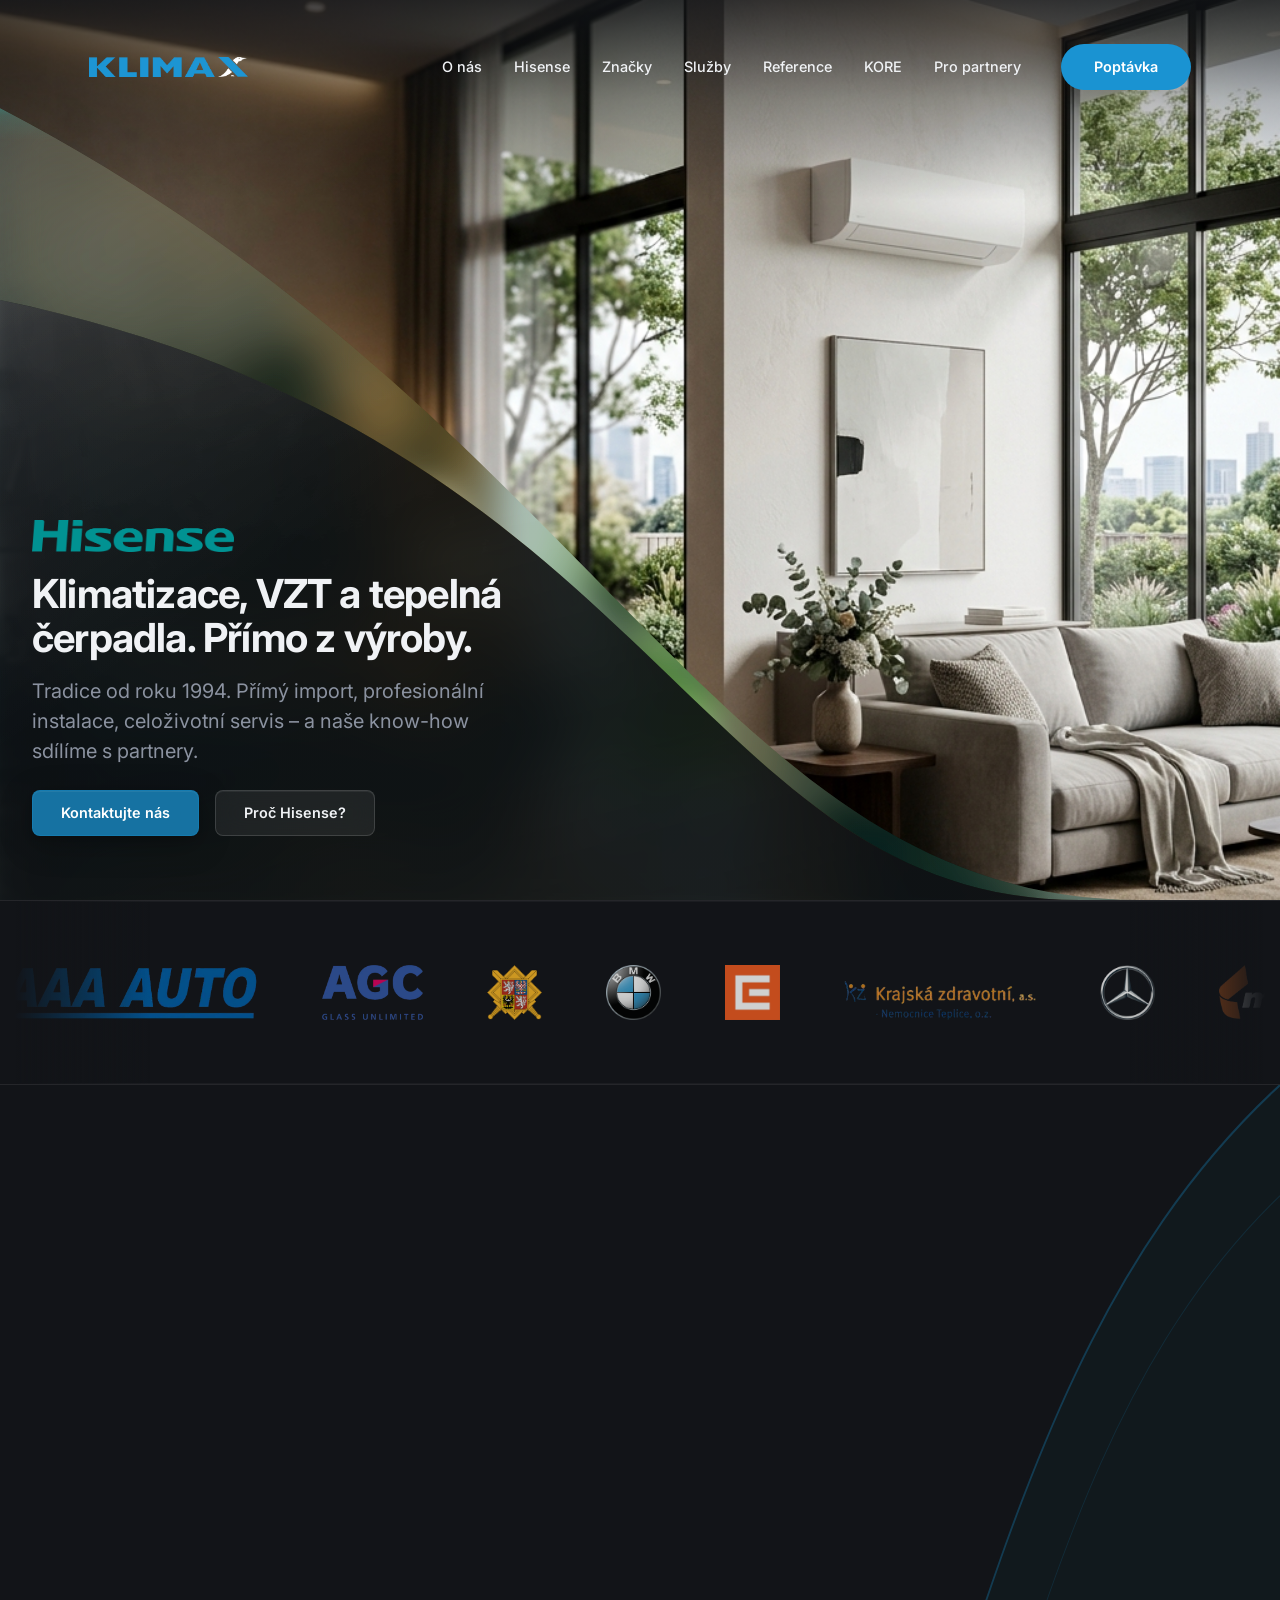
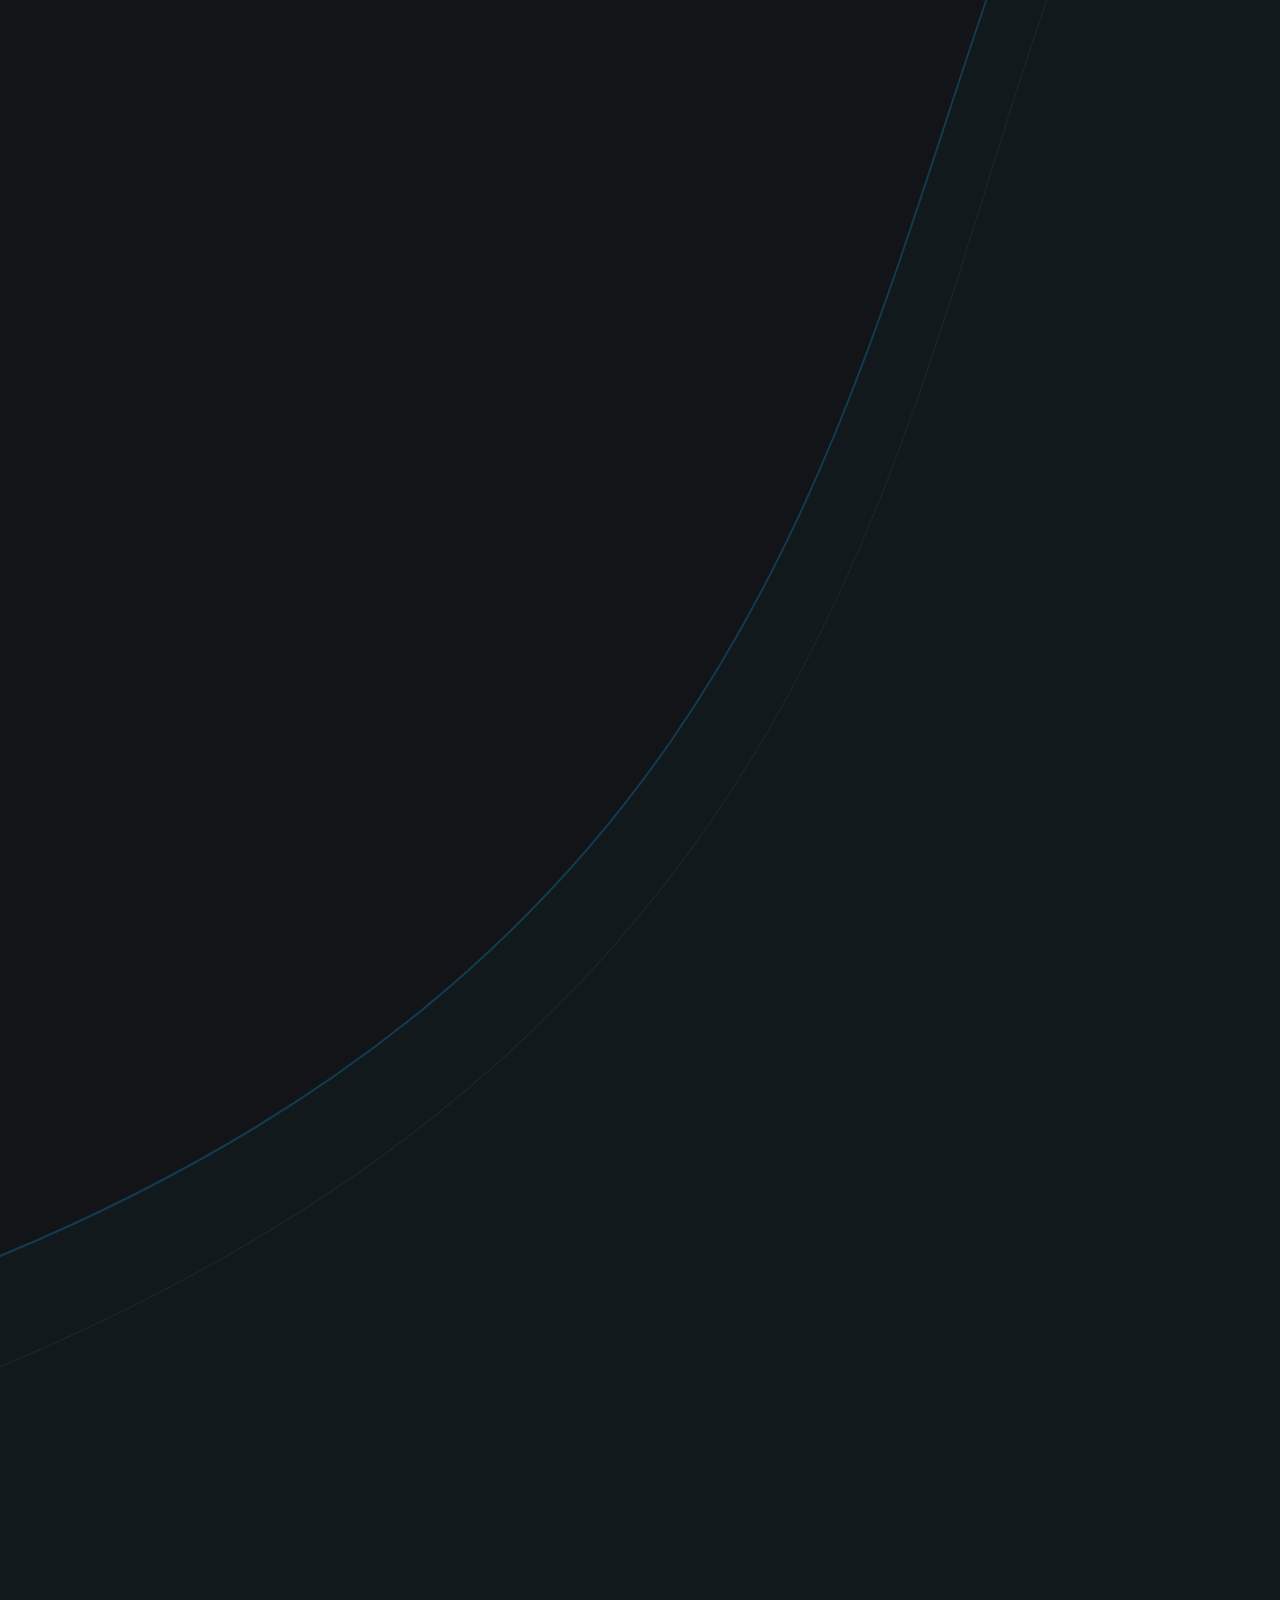
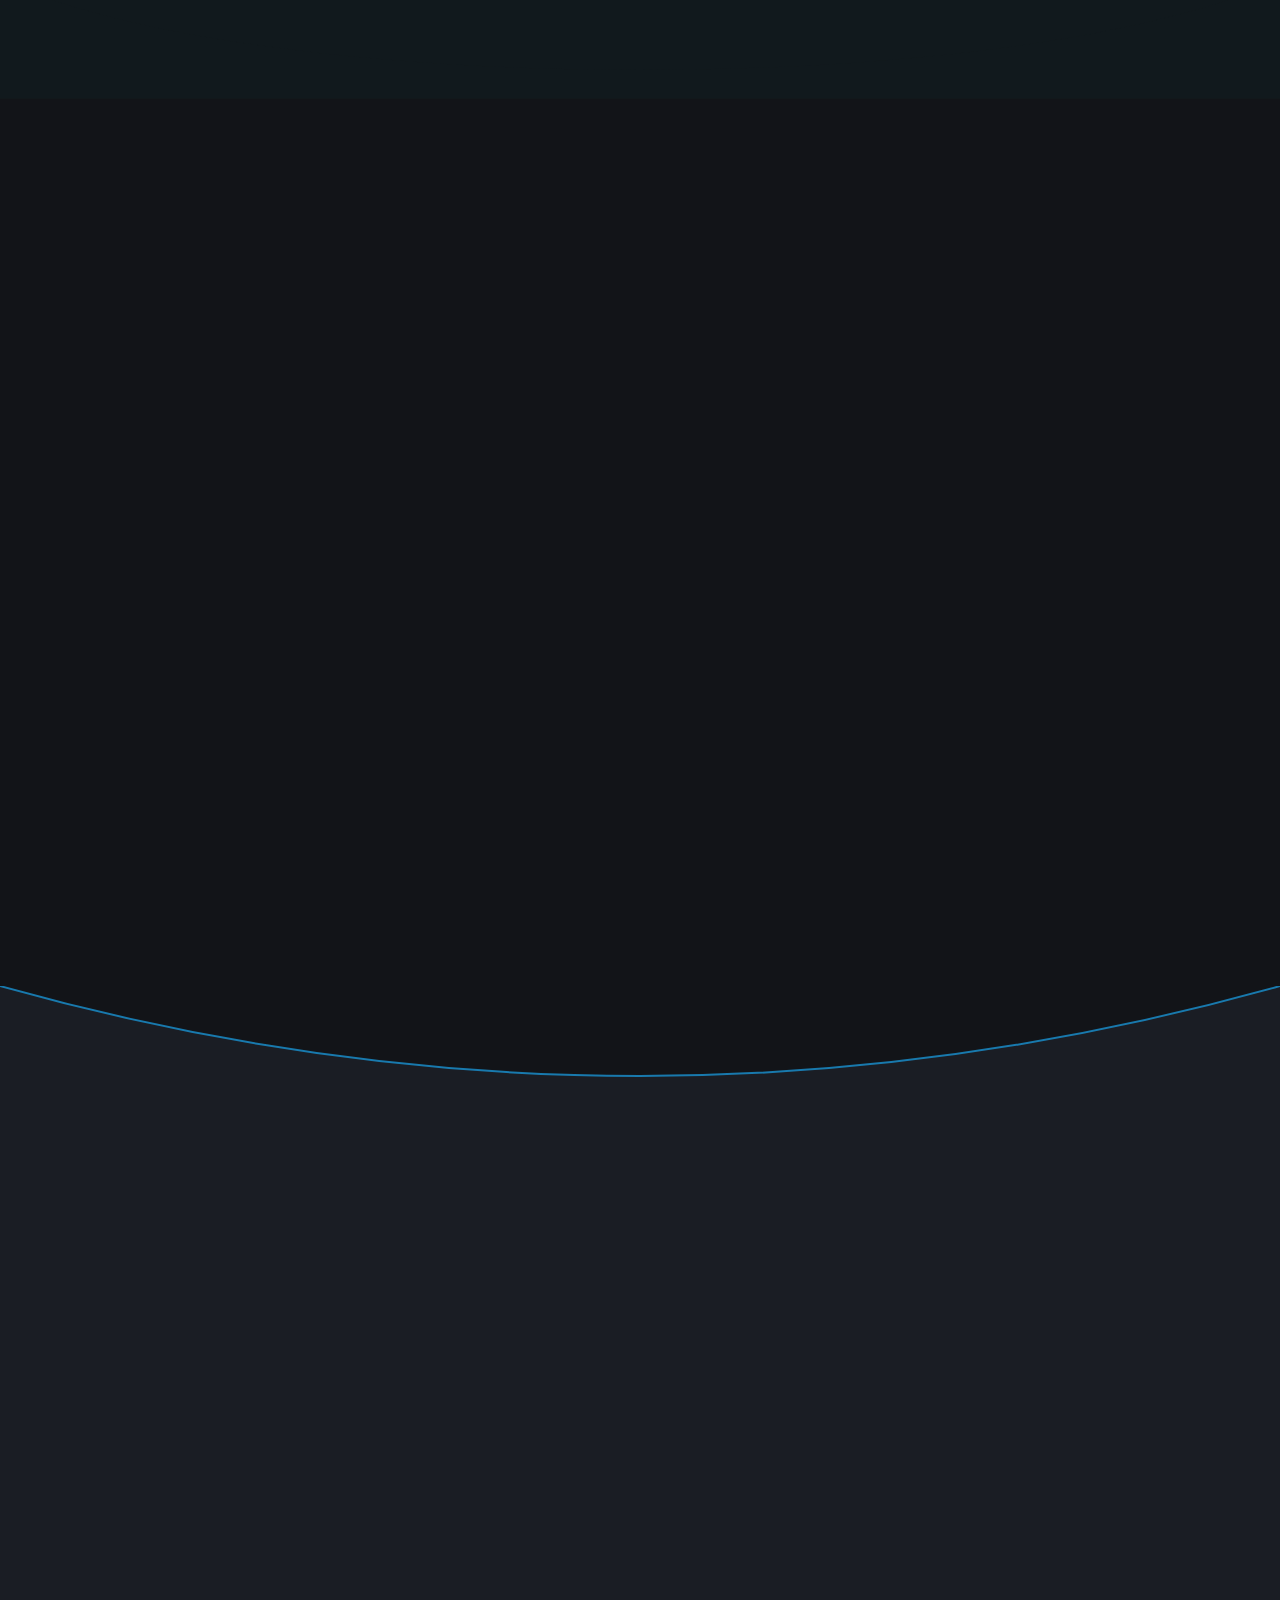
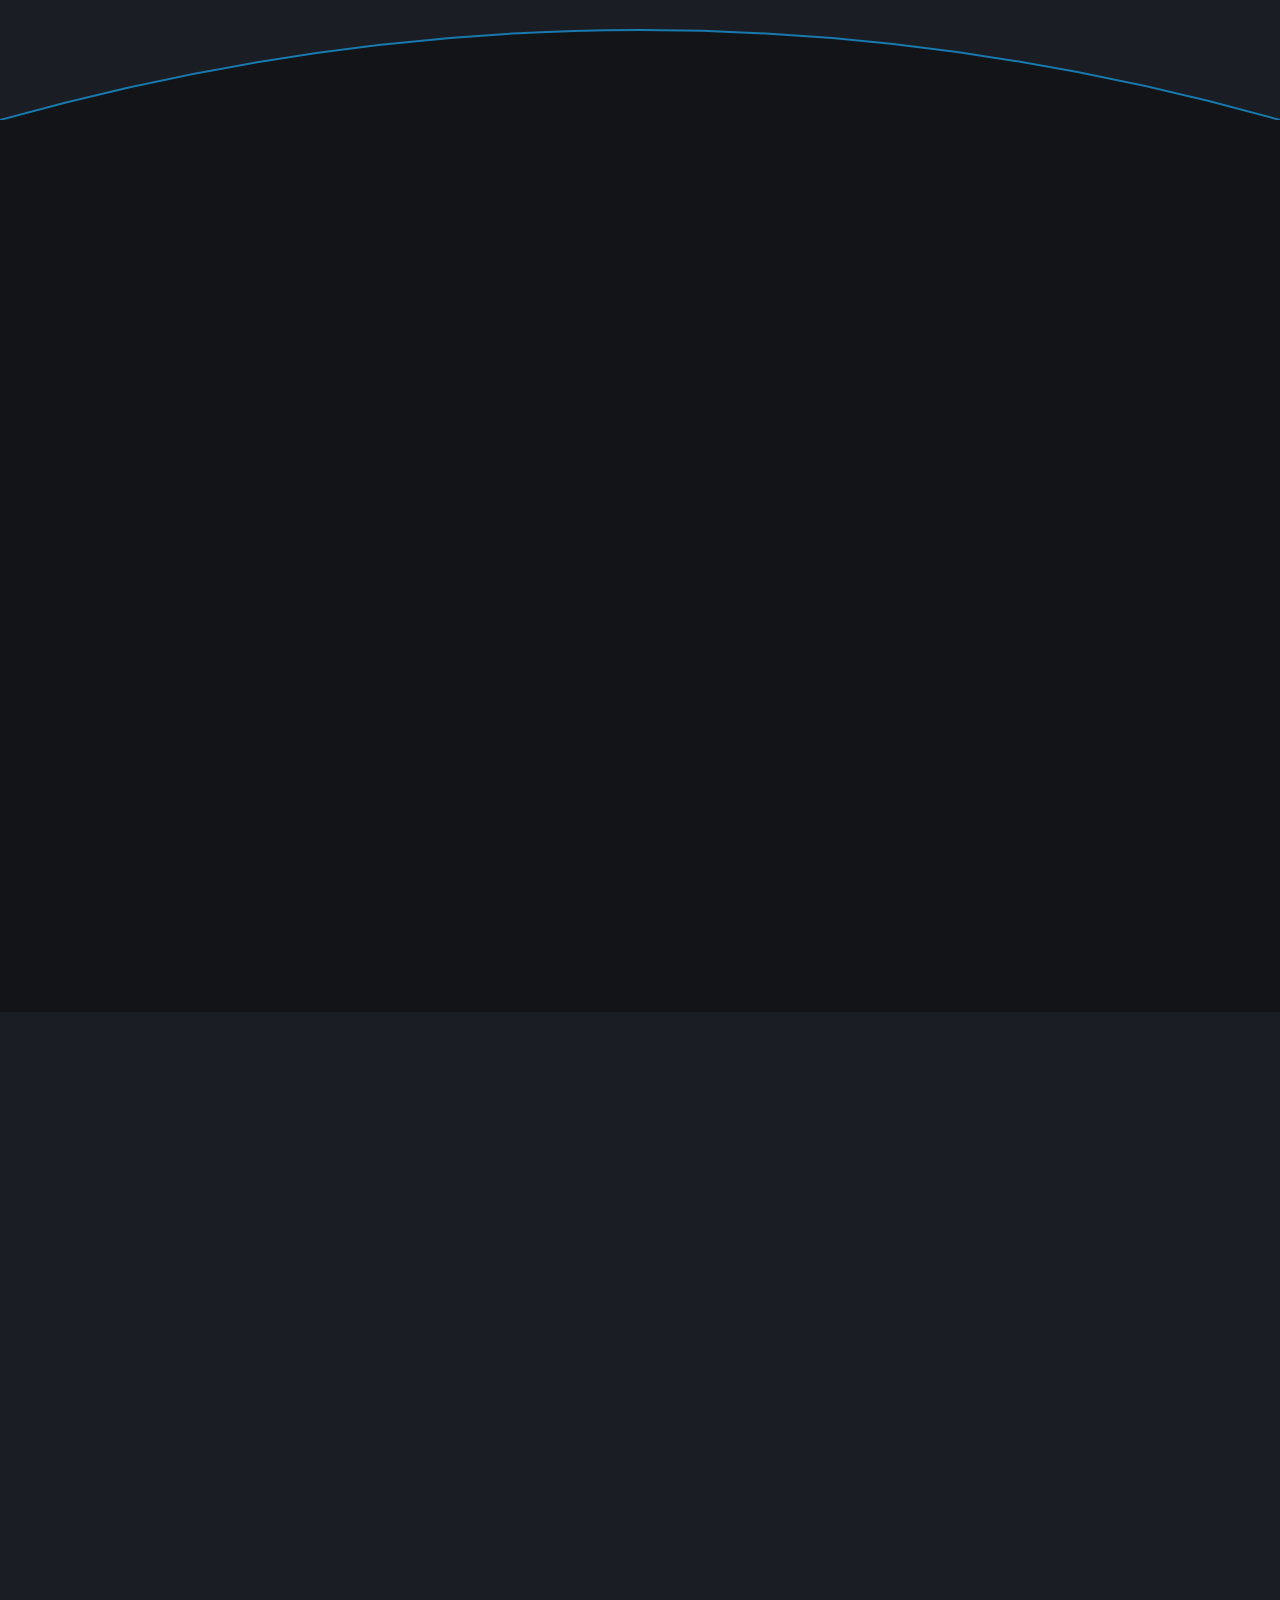
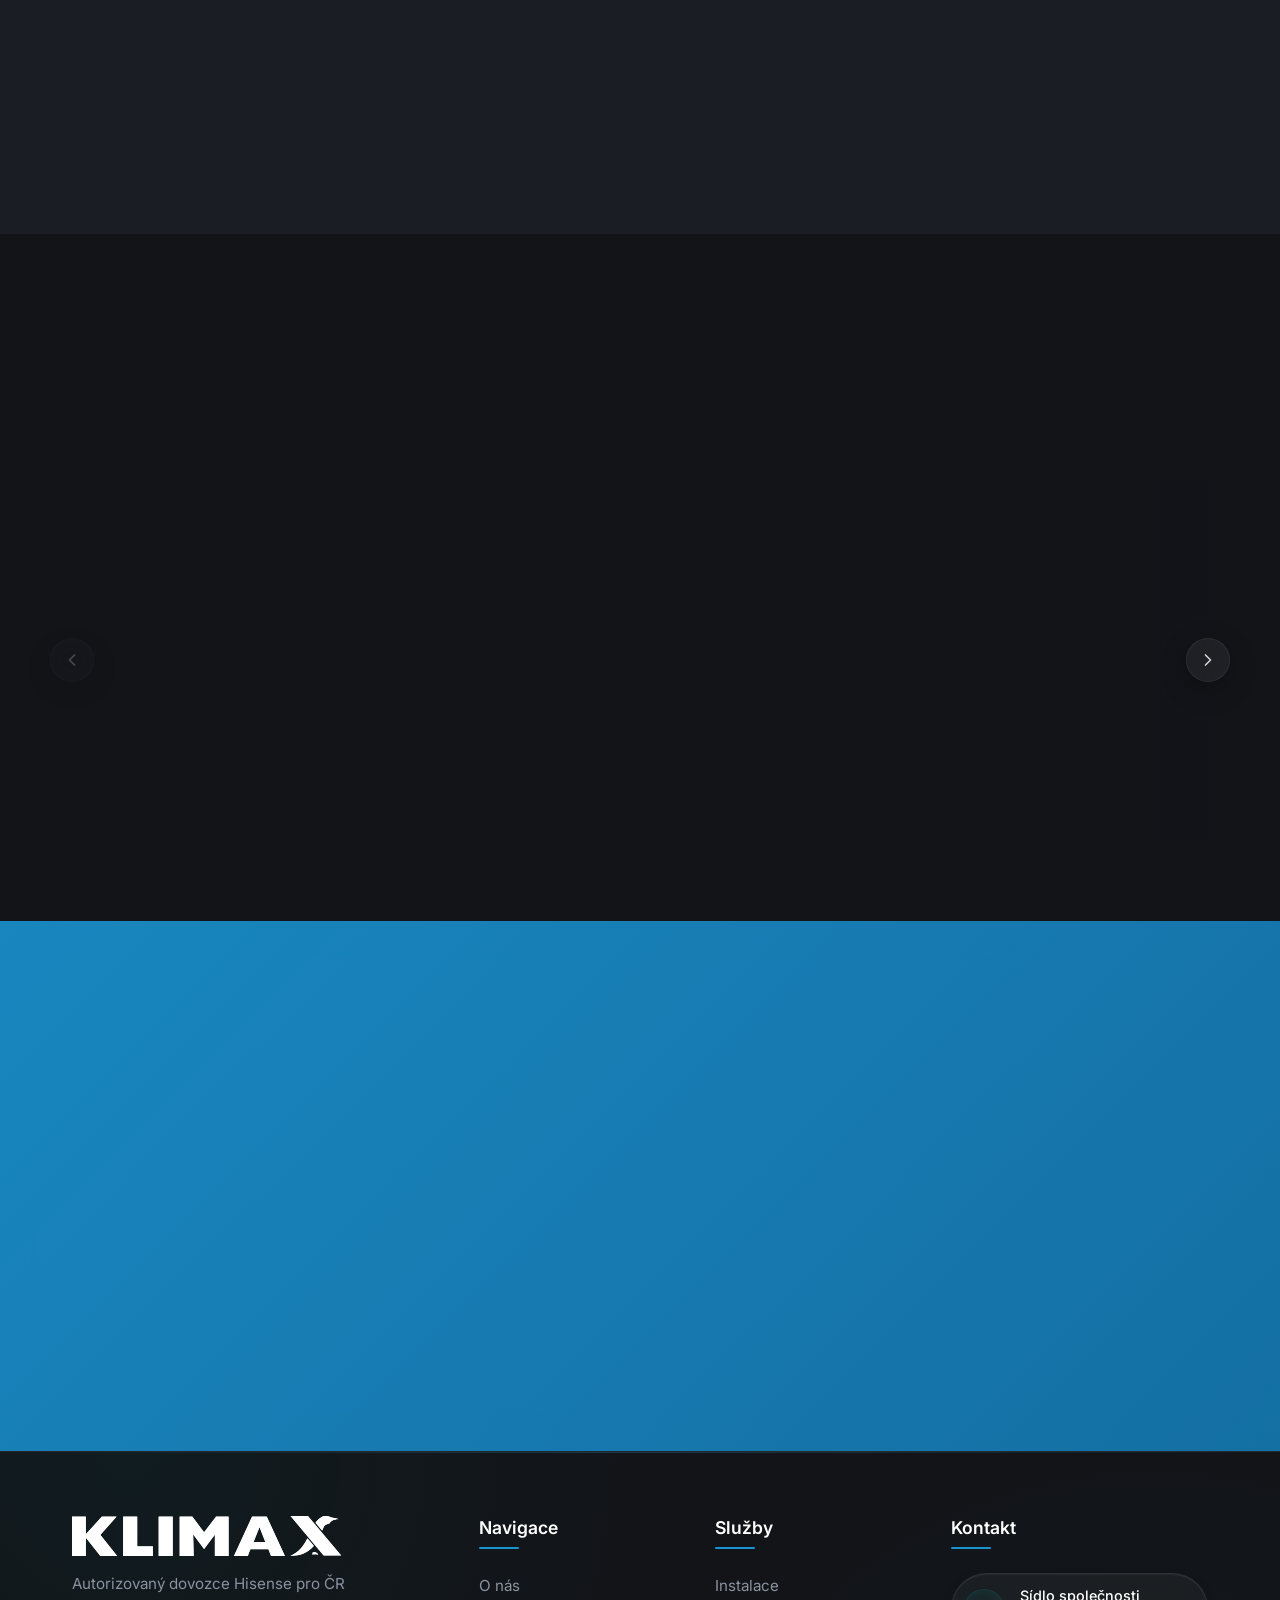
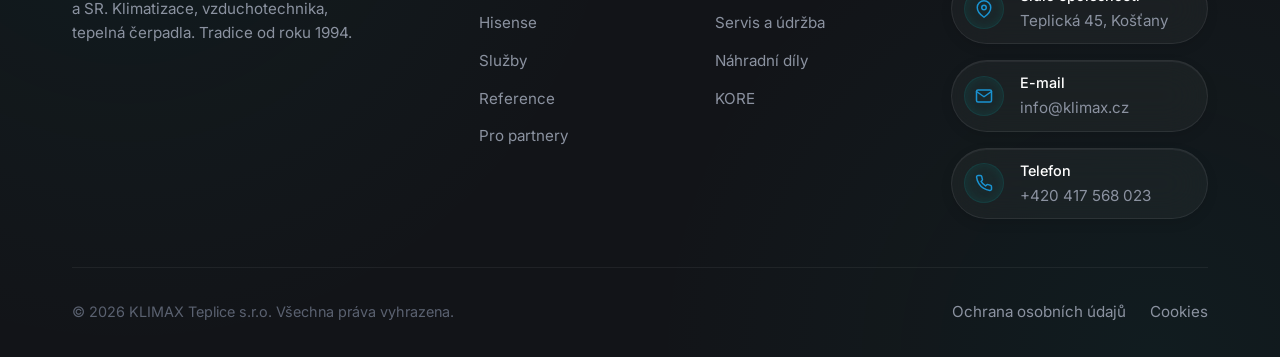
<file: index.html>
<!DOCTYPE html>
<html lang="cs">
<head>
    <meta charset="UTF-8">
    <meta name="viewport" content="width=device-width, initial-scale=1.0">
    <meta name="description" content="KLIMAX Teplice – autorizovaný dovozce Hisense pro ČR a SR. Přímý import klimatizací, vzduchotechniky a tepelných čerpadel z výroby v Číně. Tradice od roku 1994.">
    <meta name="keywords" content="dovozce Hisense ČR, klimatizace, vzduchotechnika, tepelná čerpadla, KLIMAX Teplice, Hisense ČR, VRF systémy">
    <meta name="robots" content="index, follow">
    <meta name="author" content="KLIMAX Teplice s.r.o.">
    <link rel="canonical" href="https://klimax.cz/">

    <!-- Favicon -->
    <link rel="icon" type="image/png" href="assets/favicon/favicon-96x96.png" sizes="96x96" />
    <link rel="icon" type="image/svg+xml" href="assets/favicon/favicon.svg" />
    <link rel="shortcut icon" href="assets/favicon/favicon.ico" />
    <link rel="apple-touch-icon" sizes="180x180" href="assets/favicon/apple-touch-icon.png" />
    <meta name="apple-mobile-web-app-title" content="Klimax" />
    <link rel="manifest" href="assets/favicon/site.webmanifest" />

    <!-- Open Graph -->
    <meta property="og:title" content="KLIMAX Teplice – Autorizovaný dovozce Hisense pro ČR a SR">
    <meta property="og:description" content="Přímý import klimatizací a tepelných čerpadel. Tradice od roku 1994. Prodáváme, instalujeme, servisujeme.">
    <meta property="og:type" content="website">
    <meta property="og:url" content="https://klimax.cz/">
    <meta property="og:image" content="https://klimax.cz/assets/images/team.png">
    <meta property="og:locale" content="cs_CZ">

    <title>KLIMAX Teplice – Autorizovaný dovozce Hisense | Klimatizace, VZT, Tepelná čerpadla</title>

    <!-- Styles -->
    <link rel="stylesheet" href="css/variables.css">
    <link rel="stylesheet" href="css/layout.css">
    <link rel="stylesheet" href="css/components.css">
    <link rel="stylesheet" href="css/pages.css">
    <link rel="stylesheet" href="css/subpages.css">

    <!-- Preconnect to Google Fonts -->
    <link rel="preconnect" href="https://fonts.googleapis.com">
    <link rel="preconnect" href="https://fonts.gstatic.com" crossorigin>
</head>
<body>

    <!-- ============================================
         LIQUID GLASS SVG FILTERS
         Applied via filter: url(#id) on clip-path elements.
         Combines drop-shadows (3D depth) with specular glass sheen.
         ============================================ -->
    <svg xmlns="http://www.w3.org/2000/svg" style="position:absolute;width:0;height:0;overflow:hidden;" aria-hidden="true">
        <defs>
            <!-- ===== BACK WAVE FILTER (teal glass + soft shadow) ===== -->
            <filter id="glass-back" x="-30%" y="-30%" width="160%" height="160%" color-interpolation-filters="sRGB">
                <!-- Soft 3D depth shadows -->
                <feDropShadow dx="0" dy="10" stdDeviation="10" flood-color="#000" flood-opacity="0.25" result="shadow1"/>
                <feDropShadow dx="0" dy="25" stdDeviation="25" flood-color="#000" flood-opacity="0.15"/>
            </filter>

            <!-- ===== FRONT WAVE FILTER (dark glass + hard layered shadows + specular) ===== -->
            <filter id="glass-front" x="-30%" y="-30%" width="160%" height="160%" color-interpolation-filters="sRGB">
                <!-- Generate glass surface texture -->
                <feTurbulence type="fractalNoise" baseFrequency="0.012 0.006" numOctaves="3" seed="7" result="noise"/>
                
                <!-- Specular light sheen on glass surface -->
                <feSpecularLighting in="noise" surfaceScale="2.5" specularConstant="0.5" specularExponent="35" lighting-color="#ffffff" result="specular">
                    <fePointLight x="250" y="50" z="200"/>
                </feSpecularLighting>
                <!-- Mask specular to element shape -->
                <feComposite in="specular" in2="SourceGraphic" operator="in" result="specMasked"/>
                <!-- Blend specular onto original (screen mode = additive light) -->
                <feBlend in="SourceGraphic" in2="specMasked" mode="screen" result="glassed"/>
                
                <!-- Layered 3D shadows: hard close + medium + soft far -->
                <feDropShadow in="glassed" dx="0" dy="3" stdDeviation="4" flood-color="#000" flood-opacity="0.45"/>
                <feDropShadow dx="0" dy="12" stdDeviation="12" flood-color="#000" flood-opacity="0.3"/>
                <feDropShadow dx="0" dy="35" stdDeviation="30" flood-color="#000" flood-opacity="0.2"/>
            </filter>

            <!-- ===== NAVBAR FILTER (subtle glass + shadow) ===== -->
            <filter id="glass-navbar" x="-10%" y="-30%" width="120%" height="160%" color-interpolation-filters="sRGB">
                <feTurbulence type="fractalNoise" baseFrequency="0.025 0.04" numOctaves="2" seed="42" result="noise"/>
                <feSpecularLighting in="noise" surfaceScale="1.5" specularConstant="0.3" specularExponent="25" lighting-color="#ffffff" result="specular">
                    <fePointLight x="500" y="-10" z="150"/>
                </feSpecularLighting>
                <feComposite in="specular" in2="SourceGraphic" operator="in" result="specMasked"/>
                <feBlend in="SourceGraphic" in2="specMasked" mode="screen" result="glassed"/>
                <feDropShadow in="glassed" dx="0" dy="6" stdDeviation="10" flood-color="#000" flood-opacity="0.25"/>
            </filter>
        </defs>
    </svg>

    <!-- ============================================
         NAVIGATION
         ============================================ -->
    <nav class="nav" id="main-nav" role="navigation" aria-label="Hlavní navigace">
        <div class="container nav__inner">
            <!-- Logo -->
            <a href="index.html" class="nav__logo" aria-label="KLIMAX – domovská stránka">
                <img src="assets/images/Klimax.webp" alt="KLIMAX Logo" class="nav__logo-img" width="140" height="40">
            </a>

            <!-- Desktop Menu -->
            <ul class="nav__menu" id="nav-menu">
                <li class="nav__menu-item"><a href="o-nas.html" class="nav__menu-link">O nás</a></li>
                <li class="nav__menu-item"><a href="hisense.html" class="nav__menu-link">Hisense</a></li>
                <li class="nav__menu-item"><a href="ostatni-znacky.html" class="nav__menu-link">Značky</a></li>
                <li class="nav__menu-item"><a href="sluzby.html" class="nav__menu-link">Služby</a></li>
                <li class="nav__menu-item"><a href="reference.html" class="nav__menu-link">Reference</a></li>
                <li class="nav__menu-item"><a href="kore.html" class="nav__menu-link">KORE</a></li>
                <li class="nav__menu-item"><a href="pro-partnery.html" class="nav__menu-link">Pro partnery</a></li>
                <li class="nav__menu-item"><a href="kontakt.html" class="btn btn--primary btn--pill nav__cta" id="nav-cta">Poptávka</a></li>
            </ul>

            <!-- Mobile Toggle -->
            <button class="nav__toggle" id="nav-toggle" aria-label="Otevřít menu" aria-expanded="false">
                <span class="nav__toggle-bar"></span>
                <span class="nav__toggle-bar"></span>
                <span class="nav__toggle-bar"></span>
            </button>
        </div>
    </nav>

    <!-- ============================================
         HERO SECTION
         ============================================ -->
    <section class="hero" id="hero">
        <!-- Hero Image (Fullscreen Background) -->
        <div class="hero__image">
            <img src="./assets/images/hero-room-clean.png" alt="Moderní interiér s klimatizací Hisense" width="960" height="960" loading="eager">
        </div>

        <!-- Wave as Liquid Glass (original wave shapes, glass effect) -->
        <div class="hero__wave" aria-hidden="true">
            <!-- SVG: defines clip-path shapes + decorative edge strokes -->
            <svg viewBox="0 0 100 100" fill="none" xmlns="http://www.w3.org/2000/svg" preserveAspectRatio="none" style="position:absolute;width:0;height:0;">
                <defs>
                    <clipPath id="wave-clip-back" clipPathUnits="objectBoundingBox">
                        <path d="M0 0.01 C 0.5 0.4, 0.6 1, 0.95 1 L 0 1 Z"/>
                    </clipPath>
                    <clipPath id="wave-clip-front" clipPathUnits="objectBoundingBox">
                        <path d="M0 0.25 C 0.55 0.42, 0.58 1, 0.9 1 L 0 1 Z"/>
                    </clipPath>
                </defs>
            </svg>
            <!-- Glass div: Teal wave (back, larger) -->
            <div class="hero__wave-glass hero__wave-glass--back"></div>
            <!-- Glass div: Dark wave (front, smaller) -->
            <div class="hero__wave-glass hero__wave-glass--front"></div>
        </div>

        <!-- Text Content (on top of glass waves) -->
        <div class="hero__content">
            <div class="hero__content-inner">
                <!-- Hisense logo -->
                <div class="hero__partner-logo fade-in">
                    <img src="assets/images/Hisense.webp" alt="Hisense logo" class="hero__partner-img">
                </div>

                <h1 class="hero__title fade-in">
                    Klimatizace, VZT a&nbsp;tepelná čerpadla. Přímo z&nbsp;výroby.
                </h1>

                <p class="hero__subtitle fade-in">
                    Tradice od&nbsp;roku 1994. Přímý import, profesionální instalace, celoživotní servis – a&nbsp;naše know-how sdílíme s&nbsp;partnery.
                </p>

                <div class="hero__actions fade-in">
                    <a href="kontakt.html" class="btn btn--primary btn--glass" id="hero-cta-contact">Kontaktujte nás</a>
                    <a href="hisense.html" class="btn btn--secondary btn--glass" id="hero-cta-hisense">Proč Hisense?</a>
                </div>
            </div>
        </div>
    </section>

    <!-- ============================================
         FIRMÁM, KTERÉ NÁM DŮVĚŘUJÍ (NEKONEČNÝ KAROUSEL)
         ============================================ -->
    <section class="trusted-carousel">
        <div class="trusted-carousel__inner">
            <div class="trusted-carousel__track">
                <!-- CAROUSEL_BRANDS_START -->
                <!-- Group 1 (original) -->
                <div class="trusted-carousel__group">
                    <img src="assets/brands/aaa.webp" alt="AAA Auto">
                    <img src="assets/brands/agc.webp" alt="AGC">
                    <img src="assets/brands/army.webp" alt="Armáda ČR">
                    <img src="assets/brands/bmw.webp" alt="BMW">
                    <img src="assets/brands/cez.webp" alt="ČEZ">
                    <img src="assets/brands/hospital.webp" alt="Nemocnice">
                    <img src="assets/brands/mercedes.webp" alt="Mercedes">
                    <img src="assets/brands/mondi.webp" alt="Mondi">
                    <img src="assets/brands/omv.webp" alt="OMV">
                    <img src="assets/brands/pilsner.webp" alt="Pilsner Urquell">
                </div>
                <!-- Group 2 (duplicate) -->
                <div class="trusted-carousel__group" aria-hidden="true">
                    <img src="assets/brands/aaa.webp" alt="AAA Auto">
                    <img src="assets/brands/agc.webp" alt="AGC">
                    <img src="assets/brands/army.webp" alt="Armáda ČR">
                    <img src="assets/brands/bmw.webp" alt="BMW">
                    <img src="assets/brands/cez.webp" alt="ČEZ">
                    <img src="assets/brands/hospital.webp" alt="Nemocnice">
                    <img src="assets/brands/mercedes.webp" alt="Mercedes">
                    <img src="assets/brands/mondi.webp" alt="Mondi">
                    <img src="assets/brands/omv.webp" alt="OMV">
                    <img src="assets/brands/pilsner.webp" alt="Pilsner Urquell">
                </div>
                <!-- Group 3 (duplicate) -->
                <div class="trusted-carousel__group" aria-hidden="true">
                    <img src="assets/brands/aaa.webp" alt="AAA Auto">
                    <img src="assets/brands/agc.webp" alt="AGC">
                    <img src="assets/brands/army.webp" alt="Armáda ČR">
                    <img src="assets/brands/bmw.webp" alt="BMW">
                    <img src="assets/brands/cez.webp" alt="ČEZ">
                    <img src="assets/brands/hospital.webp" alt="Nemocnice">
                    <img src="assets/brands/mercedes.webp" alt="Mercedes">
                    <img src="assets/brands/mondi.webp" alt="Mondi">
                    <img src="assets/brands/omv.webp" alt="OMV">
                    <img src="assets/brands/pilsner.webp" alt="Pilsner Urquell">
                </div>
                <!-- Group 4 (duplicate) -->
                <div class="trusted-carousel__group" aria-hidden="true">
                    <img src="assets/brands/aaa.webp" alt="AAA Auto">
                    <img src="assets/brands/agc.webp" alt="AGC">
                    <img src="assets/brands/army.webp" alt="Armáda ČR">
                    <img src="assets/brands/bmw.webp" alt="BMW">
                    <img src="assets/brands/cez.webp" alt="ČEZ">
                    <img src="assets/brands/hospital.webp" alt="Nemocnice">
                    <img src="assets/brands/mercedes.webp" alt="Mercedes">
                    <img src="assets/brands/mondi.webp" alt="Mondi">
                    <img src="assets/brands/omv.webp" alt="OMV">
                    <img src="assets/brands/pilsner.webp" alt="Pilsner Urquell">
                </div>
                <!-- CAROUSEL_BRANDS_END -->
            </div>
        </div>
    </section>


    <!-- ============================================
         TŘI PILÍŘE
         ============================================ -->
    <section class="section pillars" id="pillars">
        <!-- Unified Wave Overlay -->
        <div class="pillars__wave-overlay" aria-hidden="true">
            <svg viewBox="0 0 1440 2000" preserveAspectRatio="none" xmlns="http://www.w3.org/2000/svg">
                <!-- Large flowing wave covering parts of the section -->
                <path d="M1440,0 C900,400 1200,1200 0,1600 L0,2000 L1440,2000 Z" fill="rgba(0, 179, 172, 0.03)" />
                <path d="M1440,0 C900,400 1200,1200 0,1600" fill="none" stroke="var(--accent-klimax)" stroke-width="2" opacity="0.3"/>
                <path d="M1440,100 C950,480 1250,1280 0,1700" fill="none" stroke="var(--accent-klimax)" stroke-width="1" opacity="0.15"/>
            </svg>
        </div>
        <div class="container">
            <div class="section__header fade-in">
                <h2 class="section__title">Proč KLIMAX</h2>
                <p class="section__subtitle">Tři pilíře, na kterých stavíme. Každý den. Tradice od roku 1994.</p>
            </div>

            <div class="pillars-z">
                <!-- Row 1: Přímý dovozce -->
                <div class="z-row fade-in">
                    <div class="z-row__content">
                        <span class="z-row__label">Od roku 1995</span>
                        <h3 class="z-row__title">Přímý dovozce</h3>
                        <p class="z-row__text">
                            Import přímo z výroby v Číně. Bez zbytečných mezičlánků.
                            Zajišťujeme lepší ceny, rychlejší dostupnost a plnou kontrolu nad dodavatelským řetězcem. Naše sklady praskají ve švech připravenou technologií.
                        </p>
                    </div>
                    <div class="z-row__image">
                        <img src="./assets/images/warehouse.png" alt="Sklad KLIMAX" loading="lazy">
                    </div>
                </div>

                <!-- Row 2: Tradice od roku 1994 (Image on Left) -->
                <div class="z-row z-row--reverse fade-in">
                    <div class="z-row__content">
                        <span class="z-row__label">Zkušenosti</span>
                        <h3 class="z-row__title">Tradice od roku 1994</h3>
                        <p class="z-row__text">
                            Technická zdatnost podložená tisíci instalacemi. Od složitých serveroven
                            a pětihvězdičkových hotelů po masivní průmyslové haly. Navrhujeme řešení na míru, bez kompromisů v kvalitě.
                        </p>
                    </div>
                    <div class="z-row__image">
                        <img src="./assets/images/team.png" alt="Montážní tým KLIMAX" loading="lazy">
                    </div>
                </div>

                <!-- Row 3: Partnerství -->
                <div class="z-row fade-in">
                    <div class="z-row__content">
                        <span class="z-row__label">B2B Podpora</span>
                        <h3 class="z-row__title">Partnerství</h3>
                        <p class="z-row__text">
                            Sdílíme naše know-how dál. Pravidelně školíme naše partnery v KORE akademii, poskytujeme okamžitou technickou podporu a rosteme společně. Váš úspěch s Hisense je i náš úspěch.
                        </p>
                    </div>
                    <div class="z-row__image">
                        <img src="./assets/images/training.png" alt="Školení partnerů" loading="lazy">
                    </div>
                </div>
            </div>
        </div>

        <!-- Smooth Transition to Brands -->
        <div class="pillars-transition" aria-hidden="true">
            <svg viewBox="0 0 1440 120" preserveAspectRatio="none">
                <path d="M0,0 C300,120 1140,120 1440,0 L1440,120 L0,120 Z" fill="var(--bg-primary)"/>
            </svg>
        </div>
    </section>

    <!-- ============================================
         ZASTUPOVANÉ ZNAČKY
         ============================================ -->
    <section class="section section--dark brands" id="brands" style="padding-bottom: 0;">
        <!-- 1. Úroveň: Exkluzivní partner Hisense -->
        <div class="container">
            <div class="section__header fade-in">
                <h2 class="section__title">Zastupované značky</h2>
                <p class="section__subtitle">Nabízíme technologie od prověřených výrobců.</p>
            </div>

            <div class="brands-hero fade-in">
                <div class="brands-hero__content">
                    <div class="brands-hero__badge">Výhradní zastoupení pro ČR</div>
                    <div class="brands-hero__logo">
                        <img src="./assets/images/Hisense-HVAC.webp" alt="Hisense Logo" style="width: auto; display: block;">
                    </div>
                    <p class="brands-hero__desc">
                        KLIMAX Teplice je autorizovaným dovozcem Hisense. Přímý import z výroby v Číně. Kompletní portfolio pro profesionály i domácnosti.
                    </p>
                    <a href="hisense.html" class="btn btn--hisense-outline" id="brand-hisense-link">
                        Prohlédnout portfolio Hisense
                        <svg width="18" height="18" viewBox="0 0 24 24" fill="none" stroke="currentColor" stroke-width="2" aria-hidden="true"><path d="M5 12h14M12 5l7 7-7 7"/></svg>
                    </a>
                </div>
                <div class="brands-hero__image">
                    <img src="./assets/images/hisense_commercial.png" alt="Hisense Instalace" loading="lazy">
                </div>
            </div>
        </div>

        <!-- 2. Vizuální předěl (Jedna strukturální vlna) -->
        <div class="brands-divider" aria-hidden="true" style="margin-top: 4rem; line-height: 0;">
            <svg viewBox="0 0 1440 120" preserveAspectRatio="none" style="width: 100%; height: 120px; display: block;">
                <!-- Ostře řezaná architektonická vlna -->
                <path d="M0,0 C480,120 960,120 1440,0 L1440,120 L0,120 Z" fill="var(--bg-secondary)"/>
                <path d="M0,0 C480,120 960,120 1440,0" fill="none" stroke="var(--accent-klimax)" stroke-width="2" opacity="0.8"/>
            </svg>
        </div>

        <!-- 3. Úroveň: Ostatní značky (Pod vlnou) -->
        <div class="brands-others" style="background-color: var(--bg-secondary); padding-bottom: 0;">
            <div class="container">
                <div class="brands-list" style="padding-top: 2rem;">

                <!-- Toshiba Row -->
                <a href="ostatni-znacky.html#toshiba" class="brand-row fade-in" id="brand-toshiba">
                    <div class="brand-row__logo">
                        <img src="./assets/images/Toshiba.webp" alt="Toshiba logo" style="height: 36px; width: auto; display: block;">
                    </div>
                    <div class="brand-row__content">
                        <p class="brand-row__desc">Prémiové klimatizační systémy s japonskou precizností. Ideální pro projekty vyžadující maximální spolehlivost a tichý provoz.</p>
                    </div>
                    <div class="brand-row__action">
                        <svg width="24" height="24" viewBox="0 0 24 24" fill="none" stroke="currentColor" stroke-width="2" aria-hidden="true"><path d="M5 12h14M12 5l7 7-7 7"/></svg>
                    </div>
                </a>

                <!-- Multiwarm Row -->
                <a href="ostatni-znacky.html#multiwarm" class="brand-row fade-in" id="brand-multiwarm">
                    <div class="brand-row__logo">
                        <img src="./assets/images/Multiwarm.webp" alt="Multiwarm logo" style="height: 36px; width: auto; display: block;">
                    </div>
                    <div class="brand-row__content">
                        <p class="brand-row__desc">Tepelná čerpadla a systémy pro efektivní vytápění. Spolehlivá volba pro komerční i rezidenční projekty.</p>
                    </div>
                    <div class="brand-row__action">
                        <svg width="24" height="24" viewBox="0 0 24 24" fill="none" stroke="currentColor" stroke-width="2" aria-hidden="true"><path d="M5 12h14M12 5l7 7-7 7"/></svg>
                    </div>
                </a>

                <!-- Hokkaido Row -->
                <a href="ostatni-znacky.html#hokkaido" class="brand-row fade-in" id="brand-hokkaido">
                    <div class="brand-row__logo">
                        <img src="./assets/images/Hokkaido.webp" alt="Hokkaido logo" style="height: 36px; width: auto; display: block;">
                    </div>
                    <div class="brand-row__content">
                        <p class="brand-row__desc">Klimatizační systémy s vynikajícím poměrem ceny a výkonu pro komerční i bytové prostory.</p>
                    </div>
                    <div class="brand-row__action">
                        <svg width="24" height="24" viewBox="0 0 24 24" fill="none" stroke="currentColor" stroke-width="2" aria-hidden="true"><path d="M5 12h14M12 5l7 7-7 7"/></svg>
                    </div>
                </a>
                </div>
            </div>
        </div>

        <!-- 4. Vizuální předěl (Spodní vlna návrat do primárního pozadí) -->
        <div class="brands-divider-bottom" aria-hidden="true" style="line-height: 0;">
            <svg viewBox="0 0 1440 120" preserveAspectRatio="none" style="width: 100%; height: 120px; display: block; transform: rotate(180deg) scaleX(-1);">
                <path d="M0,0 C480,120 960,120 1440,0 L1440,120 L0,120 Z" fill="var(--bg-secondary)"/>
                <path d="M0,0 C480,120 960,120 1440,0" fill="none" stroke="var(--accent-klimax)" stroke-width="2" opacity="0.8"/>
            </svg>
        </div>
    </section>

    <!-- ============================================
         SLUŽBY – PŘEHLED
         ============================================ -->
    <section class="section services-preview" id="services">
        <div class="container">
            <div class="section__header fade-in">
                <h2 class="section__title">Služby</h2>
                <p class="section__subtitle">Od návrhu po celoživotní servis. Celý cyklus pod jednou střechou.</p>
            </div>

            <div class="services-preview__grid">
                <!-- Instalace -->
                <article class="service-card fade-in" id="service-installation">
                    <img src="./assets/images/service_install.png" alt="Instalace" class="service-card__bg" loading="lazy">
                    <div class="service-card__overlay"></div>
                    <div class="service-card__content">
                        <div class="service-card__icon" aria-hidden="true">
                            <svg width="32" height="32" viewBox="0 0 24 24" fill="none" stroke="currentColor" stroke-width="2" stroke-linecap="round" stroke-linejoin="round">
                                <path d="M14.7 6.3a1 1 0 000 1.4l1.6 1.6a1 1 0 001.4 0l3.77-3.77a6 6 0 01-7.94 7.94l-6.91 6.91a2.12 2.12 0 01-3-3l6.91-6.91a6 6 0 017.94-7.94l-3.76 3.76z"/>
                            </svg>
                        </div>
                        <h3 class="service-card__title">Instalace</h3>
                        <p class="service-card__text">
                            Projektování a montáž klimatizačních a VZT systémů. Realizace na klíč od návrhu po předání díla.
                        </p>
                    </div>
                </article>

                <!-- Servis -->
                <article class="service-card fade-in" id="service-maintenance">
                    <img src="./assets/images/service_maintenance.png" alt="Servis" class="service-card__bg" loading="lazy">
                    <div class="service-card__overlay"></div>
                    <div class="service-card__content">
                        <div class="service-card__icon" aria-hidden="true">
                            <svg width="32" height="32" viewBox="0 0 24 24" fill="none" stroke="currentColor" stroke-width="2" stroke-linecap="round" stroke-linejoin="round">
                                <circle cx="12" cy="12" r="3"/>
                                <path d="M19.4 15a1.65 1.65 0 00.33 1.82l.06.06a2 2 0 010 2.83 2 2 0 01-2.83 0l-.06-.06a1.65 1.65 0 00-1.82-.33 1.65 1.65 0 00-1 1.51V21a2 2 0 01-4 0v-.09A1.65 1.65 0 009 19.4a1.65 1.65 0 00-1.82.33l-.06.06a2 2 0 01-2.83-2.83l.06-.06A1.65 1.65 0 004.68 15a1.65 1.65 0 00-1.51-1H3a2 2 0 010-4h.09A1.65 1.65 0 004.6 9a1.65 1.65 0 00-.33-1.82l-.06-.06a2 2 0 012.83-2.83l.06.06A1.65 1.65 0 009 4.68a1.65 1.65 0 001-1.51V3a2 2 0 014 0v.09a1.65 1.65 0 001 1.51 1.65 1.65 0 001.82-.33l.06-.06a2 2 0 012.83 2.83l-.06.06A1.65 1.65 0 0019.4 9a1.65 1.65 0 001.51 1H21a2 2 0 010 4h-.09a1.65 1.65 0 00-1.51 1z"/>
                            </svg>
                        </div>
                        <h3 class="service-card__title">Servis a údržba</h3>
                        <p class="service-card__text">
                            Proaktivní a preventivní servis. Pohotovostní zásahy 24/7. Servisní smlouvy s garantovanou dobou odezvy.
                        </p>
                    </div>
                </article>

                <!-- Náhradní díly -->
                <article class="service-card fade-in" id="service-parts">
                    <img src="./assets/images/spare_parts.png" alt="Náhradní díly" class="service-card__bg" loading="lazy">
                    <div class="service-card__overlay"></div>
                    <div class="service-card__content">
                        <div class="service-card__icon" aria-hidden="true">
                            <svg width="32" height="32" viewBox="0 0 24 24" fill="none" stroke="currentColor" stroke-width="2" stroke-linecap="round" stroke-linejoin="round">
                                <rect x="2" y="7" width="20" height="14" rx="2" ry="2"/>
                                <path d="M16 7V5a2 2 0 00-2-2h-4a2 2 0 00-2 2v2"/>
                                <line x1="12" y1="12" x2="12" y2="16"/>
                                <line x1="10" y1="14" x2="14" y2="14"/>
                            </svg>
                        </div>
                        <h3 class="service-card__title">Náhradní díly</h3>
                        <p class="service-card__text">
                            Sklad originálních náhradních dílů Hisense v ČR. Rychlá dostupnost bez čekání na mezinárodní dopravu.
                        </p>
                    </div>
                </article>

                <!-- Technická podpora -->
                <article class="service-card fade-in" id="service-support">
                    <img src="./assets/images/tech_support.png" alt="Technická podpora" class="service-card__bg" loading="lazy">
                    <div class="service-card__overlay"></div>
                    <div class="service-card__content">
                        <div class="service-card__icon" aria-hidden="true">
                            <svg width="32" height="32" viewBox="0 0 24 24" fill="none" stroke="currentColor" stroke-width="2" stroke-linecap="round" stroke-linejoin="round">
                                <path d="M21 15a2 2 0 01-2 2H7l-4 4V5a2 2 0 012-2h14a2 2 0 012 2z"/>
                            </svg>
                        </div>
                        <h3 class="service-card__title">Technická podpora</h3>
                        <p class="service-card__text">
                            Konzultace při návrhu, pomoc s dimenzováním a školení instalačních partnerů. Sdílíme, co umíme.
                        </p>
                    </div>
                </article>
            </div>

            <div class="services-preview__footer fade-in">
                <a href="sluzby.html" class="btn btn--secondary" id="services-all-link">
                    Všechny služby
                    <svg width="16" height="16" viewBox="0 0 16 16" fill="none" stroke="currentColor" stroke-width="2" aria-hidden="true"><path d="M3 8h10M9 4l4 4-4 4"/></svg>
                </a>
            </div>
        </div>
    </section>


    <!-- ============================================
         KORE – ZÁKAZNICKÁ ZÓNA TEASER
         ============================================ -->
    <section class="section kore-teaser" id="kore">
        <div class="container">
            <div class="kore-teaser__inner fade-in">
                <div class="kore-teaser__content">
                    <span class="kore-teaser__label">KORE</span>
                    <h2 class="kore-teaser__title">KORE</h2>
                    <p class="kore-teaser__desc">
                        Mějte přehled o svých zařízeních 24/7. Díky vlastnímu systému KORE máte
                        jako zákazník vše pod kontrolou — zařízení, servis i plánované prohlídky. Online.
                    </p>

                    <div class="kore-teaser__features">
                        <div class="kore-teaser__feature">
                            <svg width="20" height="20" viewBox="0 0 20 20" fill="none" stroke="#1a93d2" stroke-width="1.5" aria-hidden="true"><path d="M9 17l-5-5 1.4-1.4L9 14.2l7.6-7.6L18 8z"/></svg>
                            <span>Online přehled zařízení</span>
                        </div>
                        <div class="kore-teaser__feature">
                            <svg width="20" height="20" viewBox="0 0 20 20" fill="none" stroke="#1a93d2" stroke-width="1.5" aria-hidden="true"><path d="M9 17l-5-5 1.4-1.4L9 14.2l7.6-7.6L18 8z"/></svg>
                            <span>Historie servisních zásahů</span>
                        </div>
                        <div class="kore-teaser__feature">
                            <svg width="20" height="20" viewBox="0 0 20 20" fill="none" stroke="#1a93d2" stroke-width="1.5" aria-hidden="true"><path d="M9 17l-5-5 1.4-1.4L9 14.2l7.6-7.6L18 8z"/></svg>
                            <span>Plánované prohlídky</span>
                        </div>
                        <div class="kore-teaser__feature">
                            <svg width="20" height="20" viewBox="0 0 20 20" fill="none" stroke="#1a93d2" stroke-width="1.5" aria-hidden="true"><path d="M9 17l-5-5 1.4-1.4L9 14.2l7.6-7.6L18 8z"/></svg>
                            <span>Hlášení závad online</span>
                        </div>
                    </div>

                    <a href="kore.html" class="btn btn--primary" id="kore-cta">
                        Zjistit více o KORE
                    </a>
                </div>

                <div class="kore-teaser__visual" aria-hidden="true">
                    <img src="assets/kore-images/kore-planovani-techniku.jpg" alt="KORE – Plánování techniků" class="kore-teaser__image" loading="lazy">
                </div>
            </div>
        </div>
    </section>

    <!-- ============================================
         REALIZACE U KLIENTŮ (GALERIE)
         ============================================ -->
    <section class="section trusted-clients">
        <div class="container">
            <div class="section__header fade-in">
                <h2 class="section__title">Kdo využívá naše značky</h2>
                <p class="section__subtitle">Příklady úspěšných instalací a nasazení v praxi u našich partnerů.</p>
            </div>
            <div class="trusted-clients__grid-wrapper">
                <button class="trusted-clients__nav trusted-clients__nav--prev" aria-label="Předchozí reference">
                    <svg width="20" height="20" viewBox="0 0 24 24" fill="none" stroke="currentColor" stroke-width="2" stroke-linecap="round" stroke-linejoin="round"><polyline points="15 18 9 12 15 6"></polyline></svg>
                </button>
                <button class="trusted-clients__nav trusted-clients__nav--next" aria-label="Další reference">
                    <svg width="20" height="20" viewBox="0 0 24 24" fill="none" stroke="currentColor" stroke-width="2" stroke-linecap="round" stroke-linejoin="round"><polyline points="9 18 15 12 9 6"></polyline></svg>
                </button>
            <div class="trusted-clients__grid fade-in">
                <!-- 1. OMV Česká republika -->
                <article class="client-card">
                    <div class="client-card__image-wrapper">
                        <img src="./assets/realisation/omv.jpg" alt="OMV Česká republika" class="client-card__image" loading="lazy">
                    </div>
                    <div class="client-card__content">
                        <h3 class="client-card__title">OMV Česká republika</h3>
                        <div class="client-card__brand">
                            <span class="client-card__brand-label">Využívá:</span>
                            <img src="./assets/images/Hokkaido.webp" alt="Hisense" class="client-card__brand-logo">
                        </div>
                    </div>
                </article>

                <!-- 2. Hotel JALTA - Praha -->
                <article class="client-card">
                    <div class="client-card__image-wrapper">
                        <img src="./assets/realisation/jalta.png" alt="Hotel JALTA - Praha" class="client-card__image" loading="lazy">
                    </div>
                    <div class="client-card__content">
                        <h3 class="client-card__title">Hotel JALTA - Praha</h3>
                        <div class="client-card__brand">
                            <span class="client-card__brand-label">Využívá:</span>
                            <img src="./assets/images/Toshiba.webp" alt="Toshiba" class="client-card__brand-logo">
                        </div>
                    </div>
                </article>

                <!-- 3. AGC Glass Europe -->
                <article class="client-card">
                    <div class="client-card__image-wrapper">
                        <img src="./assets/realisation/agc.jpg" alt="AGC Glass Europe" class="client-card__image" loading="lazy">
                    </div>
                    <div class="client-card__content">
                        <h3 class="client-card__title">AGC Glass Europe</h3>
                        <div class="client-card__brand">
                            <span class="client-card__brand-label">Využívá:</span>
                            <img src="./assets/images/Hokkaido.webp" alt="Hisense" class="client-card__brand-logo">
                        </div>
                    </div>
                </article>

                <!-- 4. MONDI Štětí -->
                <article class="client-card">
                    <div class="client-card__image-wrapper">
                        <img src="./assets/realisation/mondi.jpg" alt="MONDI Štětí" class="client-card__image" loading="lazy">
                    </div>
                    <div class="client-card__content">
                        <h3 class="client-card__title">MONDI Štětí</h3>
                        <div class="client-card__brand">
                            <span class="client-card__brand-label">Využívá:</span>
                            <img src="./assets/images/Toshiba.webp" alt="Toshiba" class="client-card__brand-logo">
                        </div>
                    </div>
                </article>

                <!-- 5. AAA auto -->
                <article class="client-card">
                    <div class="client-card__image-wrapper">
                        <img src="./assets/realisation/aaa.png" alt="AAA auto" class="client-card__image" loading="lazy">
                    </div>
                    <div class="client-card__content">
                        <h3 class="client-card__title">AAA auto</h3>
                        <div class="client-card__brand">
                            <span class="client-card__brand-label">Využívá:</span>
                            <img src="./assets/images/Toshiba.webp" alt="Toshiba" class="client-card__brand-logo">
                        </div>
                    </div>
                </article>

                <!-- 6. AFFIDEA Praha -->
                <article class="client-card">
                    <div class="client-card__image-wrapper">
                        <img src="./assets/realisation/affidea.png" alt="AFFIDEA Praha" class="client-card__image" loading="lazy">
                    </div>
                    <div class="client-card__content">
                        <h3 class="client-card__title">AFFIDEA Praha</h3>
                    </div>
                </article>

                <!-- 7. Pension U Kozičky -->
                <article class="client-card">
                    <div class="client-card__image-wrapper">
                        <img src="./assets/realisation/pension-u-kozicky.png" alt="Pension U Kozičky" class="client-card__image" loading="lazy">
                    </div>
                    <div class="client-card__content">
                        <h3 class="client-card__title">Pension U Kozičky</h3>
                    </div>
                </article>

                <!-- 8. Plaza ALTA Hotel -->
                <article class="client-card">
                    <div class="client-card__image-wrapper">
                        <img src="./assets/realisation/alta.png" alt="Plaza ALTA Hotel" class="client-card__image" loading="lazy">
                    </div>
                    <div class="client-card__content">
                        <h3 class="client-card__title">Plaza ALTA Hotel</h3>
                    </div>
                </article>

                <!-- 9. PE Holding -->
                <article class="client-card">
                    <div class="client-card__image-wrapper">
                        <img src="./assets/realisation/pe-holding.jpg" alt="PE Holding" class="client-card__image" loading="lazy">
                    </div>
                    <div class="client-card__content">
                        <h3 class="client-card__title">PE Holding</h3>
                    </div>
                </article>

                <!-- 10. Hotel Giovanni Giacomo -->
                <article class="client-card">
                    <div class="client-card__image-wrapper">
                        <img src="./assets/realisation/giovanni-giacomo.png" alt="Hotel Giovanni Giacomo" class="client-card__image" loading="lazy">
                    </div>
                    <div class="client-card__content">
                        <h3 class="client-card__title">Hotel Giovanni Giacomo</h3>
                    </div>
                </article>

                <!-- 11. Ústav živočišné fyziologie a genetiky AV ČR -->
                <article class="client-card">
                    <div class="client-card__image-wrapper">
                        <img src="./assets/realisation/libechov.jpg" alt="Ústav živočišné fyziologie a genetiky AV ČR" class="client-card__image" loading="lazy">
                    </div>
                    <div class="client-card__content">
                        <h3 class="client-card__title">Ústav živočišné fyziologie a genetiky AV ČR</h3>
                    </div>
                </article>
            </div>
            </div>
        </div>
    </section>

    <!-- ============================================
         CTA SECTION
         ============================================ -->
    <section class="section cta-section" id="cta">
        <div class="container cta-section__content fade-in">
            <h2 class="cta-section__title">Připraveni řešit váš projekt?</h2>
            <p class="cta-section__text">
                Ať jde o klimatizaci hotelu, vzduchotechniku výrobní haly nebo tepelné čerpadlo
                pro komerční objekt – ozvěte se. Odpovídáme do 24 hodin.
            </p>
            <div class="cta-section__actions">
                <a href="kontakt.html" class="btn btn--white btn--lg btn--pill" id="cta-contact">Kontaktujte nás</a>
                <a href="tel:+420417568023" class="btn btn--ghost-white" id="cta-phone">
                    <svg width="18" height="18" viewBox="0 0 18 18" fill="none" stroke="currentColor" stroke-width="1.5" aria-hidden="true"><path d="M16.5 12.69v2.5a1.67 1.67 0 01-1.82 1.67A16.5 16.5 0 011.14 3.32 1.67 1.67 0 012.81 1.5h2.5a1.67 1.67 0 011.67 1.43 10.72 10.72 0 00.58 2.35 1.67 1.67 0 01-.37 1.76L5.84 8.39a13.33 13.33 0 005.77 5.77l1.35-1.35a1.67 1.67 0 011.76-.37 10.72 10.72 0 002.35.58 1.67 1.67 0 011.43 1.67z"/></svg>
                    +420 417 568 023
                </a>
            </div>
        </div>
    </section>

    <!-- ============================================
         FOOTER
         ============================================ -->
    <footer class="footer" id="footer">
        <div class="container">
            <div class="footer__grid">
                <!-- Column 1: About -->
                <div class="footer__col">
                    <a href="index.html" class="footer__logo" aria-label="KLIMAX">
                        <img src="assets/images/Klimax-white.webp" alt="KLIMAX Logo" class="footer__logo-img" width="140" height="40">
                    </a>
                    <p class="footer__about">
                        Autorizovaný dovozce Hisense pro ČR a SR.
                        Klimatizace, vzduchotechnika, tepelná čerpadla.
                        Tradice od&nbsp;roku 1994.
                    </p>
                </div>

                <!-- Column 2: Navigation -->
                <div class="footer__col">
                    <h4 class="footer__title">Navigace</h4>
                    <ul class="footer__links">
                        <li><a href="o-nas.html" class="footer__link">O nás</a></li>
                        <li><a href="hisense.html" class="footer__link">Hisense</a></li>
                        <li><a href="sluzby.html" class="footer__link">Služby</a></li>
                        <li><a href="reference.html" class="footer__link">Reference</a></li>
                        <li><a href="pro-partnery.html" class="footer__link">Pro partnery</a></li>
                    </ul>
                </div>

                <!-- Column 3: Services -->
                <div class="footer__col">
                    <h4 class="footer__title">Služby</h4>
                    <ul class="footer__links">
                        <li><a href="sluzby.html#instalace" class="footer__link">Instalace</a></li>
                        <li><a href="sluzby.html#servis" class="footer__link">Servis a údržba</a></li>
                        <li><a href="sluzby.html#nahradni-dily" class="footer__link">Náhradní díly</a></li>
                        <li><a href="kore.html" class="footer__link">KORE</a></li>
                    </ul>
                </div>

                <!-- Column 4: Contact -->
                <div class="footer__col">
                    <h4 class="footer__title">Kontakt</h4>
                    <div class="footer__contact">
                        <a href="https://maps.google.com/?q=Teplická+45,+Košťany" target="_blank" rel="noopener noreferrer" class="footer__contact-item">
                            <div class="footer__contact-icon">
                                <svg width="18" height="18" viewBox="0 0 24 24" fill="none" stroke="currentColor" stroke-width="2" stroke-linecap="round" stroke-linejoin="round"><path d="M21 10c0 7-9 13-9 13s-9-6-9-13a9 9 0 0 1 18 0z"></path><circle cx="12" cy="10" r="3"></circle></svg>
                            </div>
                            <div class="footer__contact-text">
                                <strong>Sídlo společnosti</strong>
                                <span>Teplická 45, Košťany</span>
                            </div>
                        </a>
                        <a href="mailto:info@klimax.cz" class="footer__contact-item">
                            <div class="footer__contact-icon">
                                <svg width="18" height="18" viewBox="0 0 24 24" fill="none" stroke="currentColor" stroke-width="2" stroke-linecap="round" stroke-linejoin="round"><path d="M4 4h16c1.1 0 2 .9 2 2v12c0 1.1-.9 2-2 2H4c-1.1 0-2-.9-2-2V6c0-1.1.9-2 2-2z"></path><polyline points="22,6 12,13 2,6"></polyline></svg>
                            </div>
                            <div class="footer__contact-text">
                                <strong>E-mail</strong>
                                <span>info@klimax.cz</span>
                            </div>
                        </a>
                        <a href="tel:+420417568023" class="footer__contact-item">
                            <div class="footer__contact-icon">
                                <svg width="18" height="18" viewBox="0 0 24 24" fill="none" stroke="currentColor" stroke-width="2" stroke-linecap="round" stroke-linejoin="round"><path d="M22 16.92v3a2 2 0 0 1-2.18 2 19.79 19.79 0 0 1-8.63-3.07 19.5 19.5 0 0 1-6-6 19.79 19.79 0 0 1-3.07-8.67A2 2 0 0 1 4.11 2h3a2 2 0 0 1 2 1.72 12.84 12.84 0 0 0 .7 2.81 2 2 0 0 1-.45 2.11L8.09 9.91a16 16 0 0 0 6 6l1.27-1.27a2 2 0 0 1 2.11-.45 12.84 12.84 0 0 0 2.81.7A2 2 0 0 1 22 16.92z"></path></svg>
                            </div>
                            <div class="footer__contact-text">
                                <strong>Telefon</strong>
                                <span>+420 417 568 023</span>
                            </div>
                        </a>
                    </div>
                </div>
            </div>

            <div class="footer__bottom">
                <p class="footer__copyright">&copy; 2026 KLIMAX Teplice s.r.o. Všechna práva vyhrazena.</p>
                <div class="footer__bottom-links">
                    <a href="#" class="footer__link">Ochrana osobních údajů</a>
                    <a href="#" class="footer__link">Cookies</a>
                </div>
            </div>
        </div>
    </footer>

    <!-- Scripts -->
    <script src="js/main.js" defer></script>

</body>
</html>
</file>
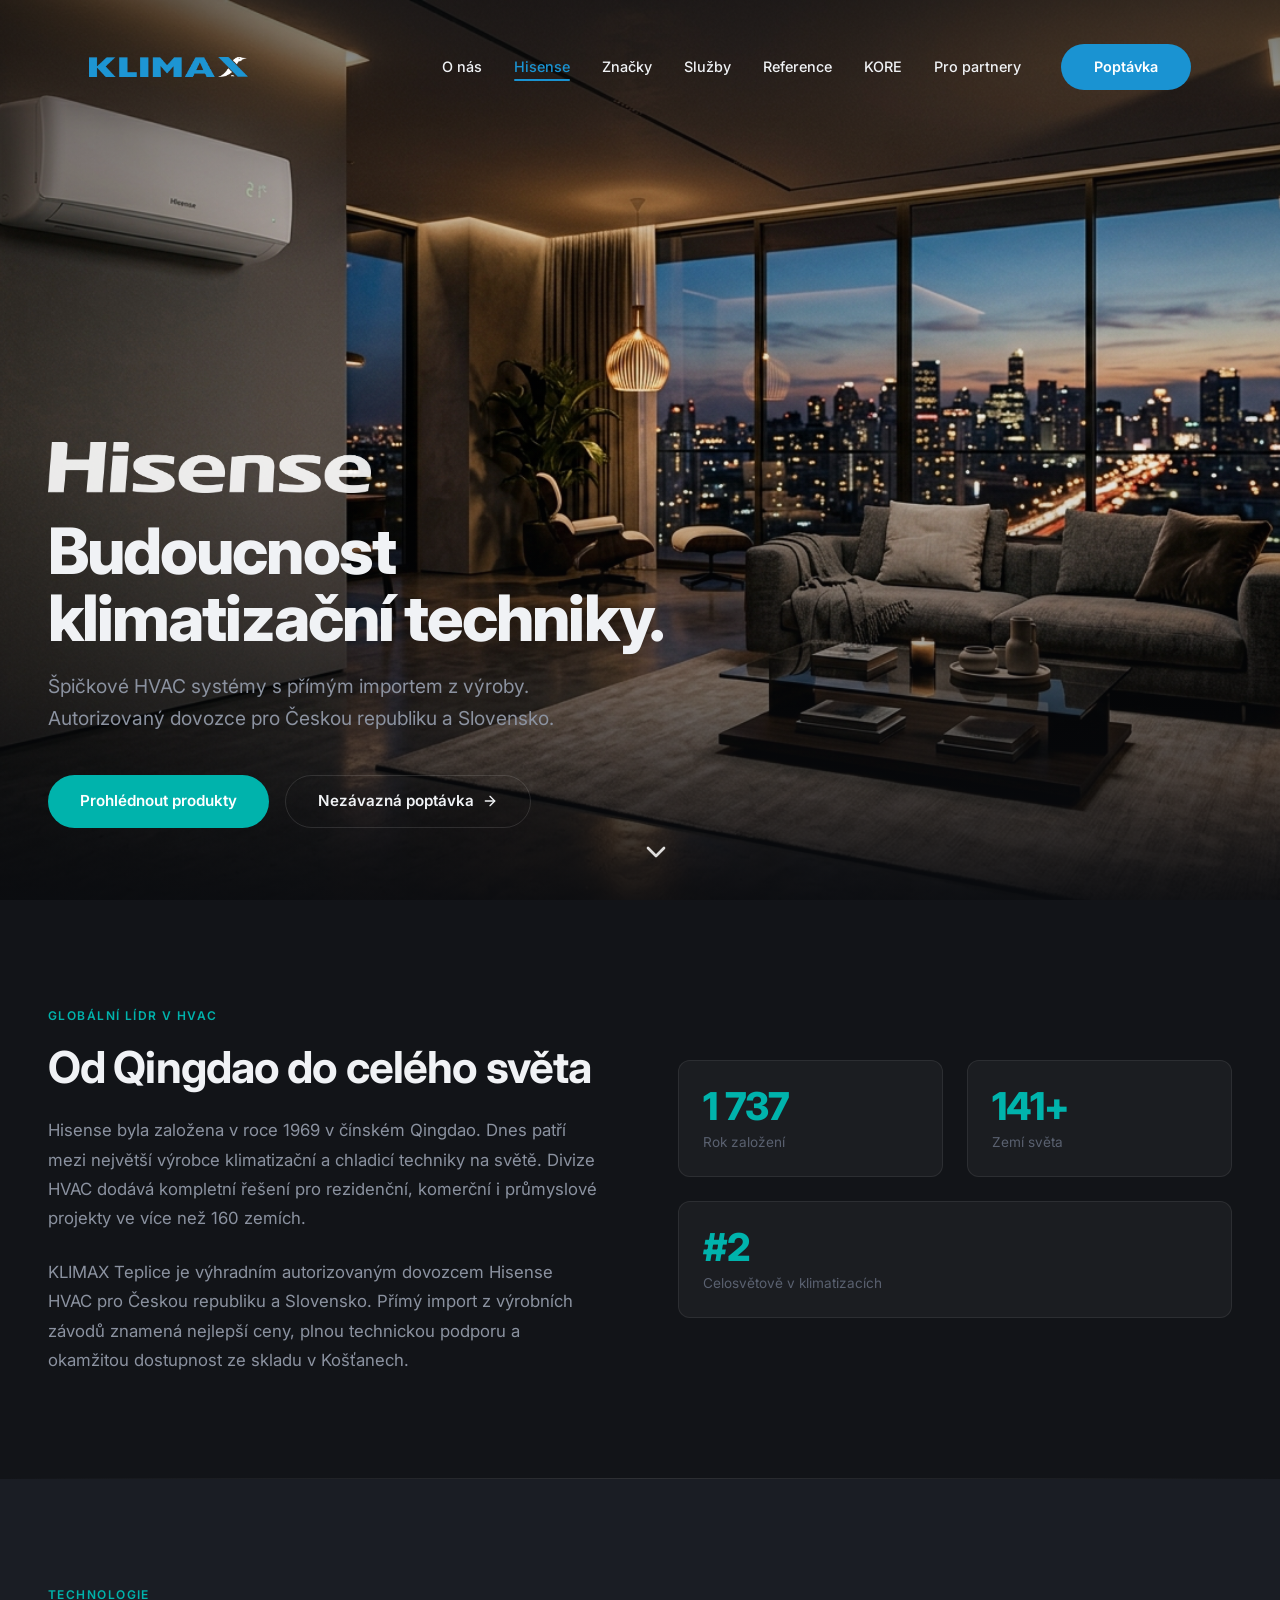
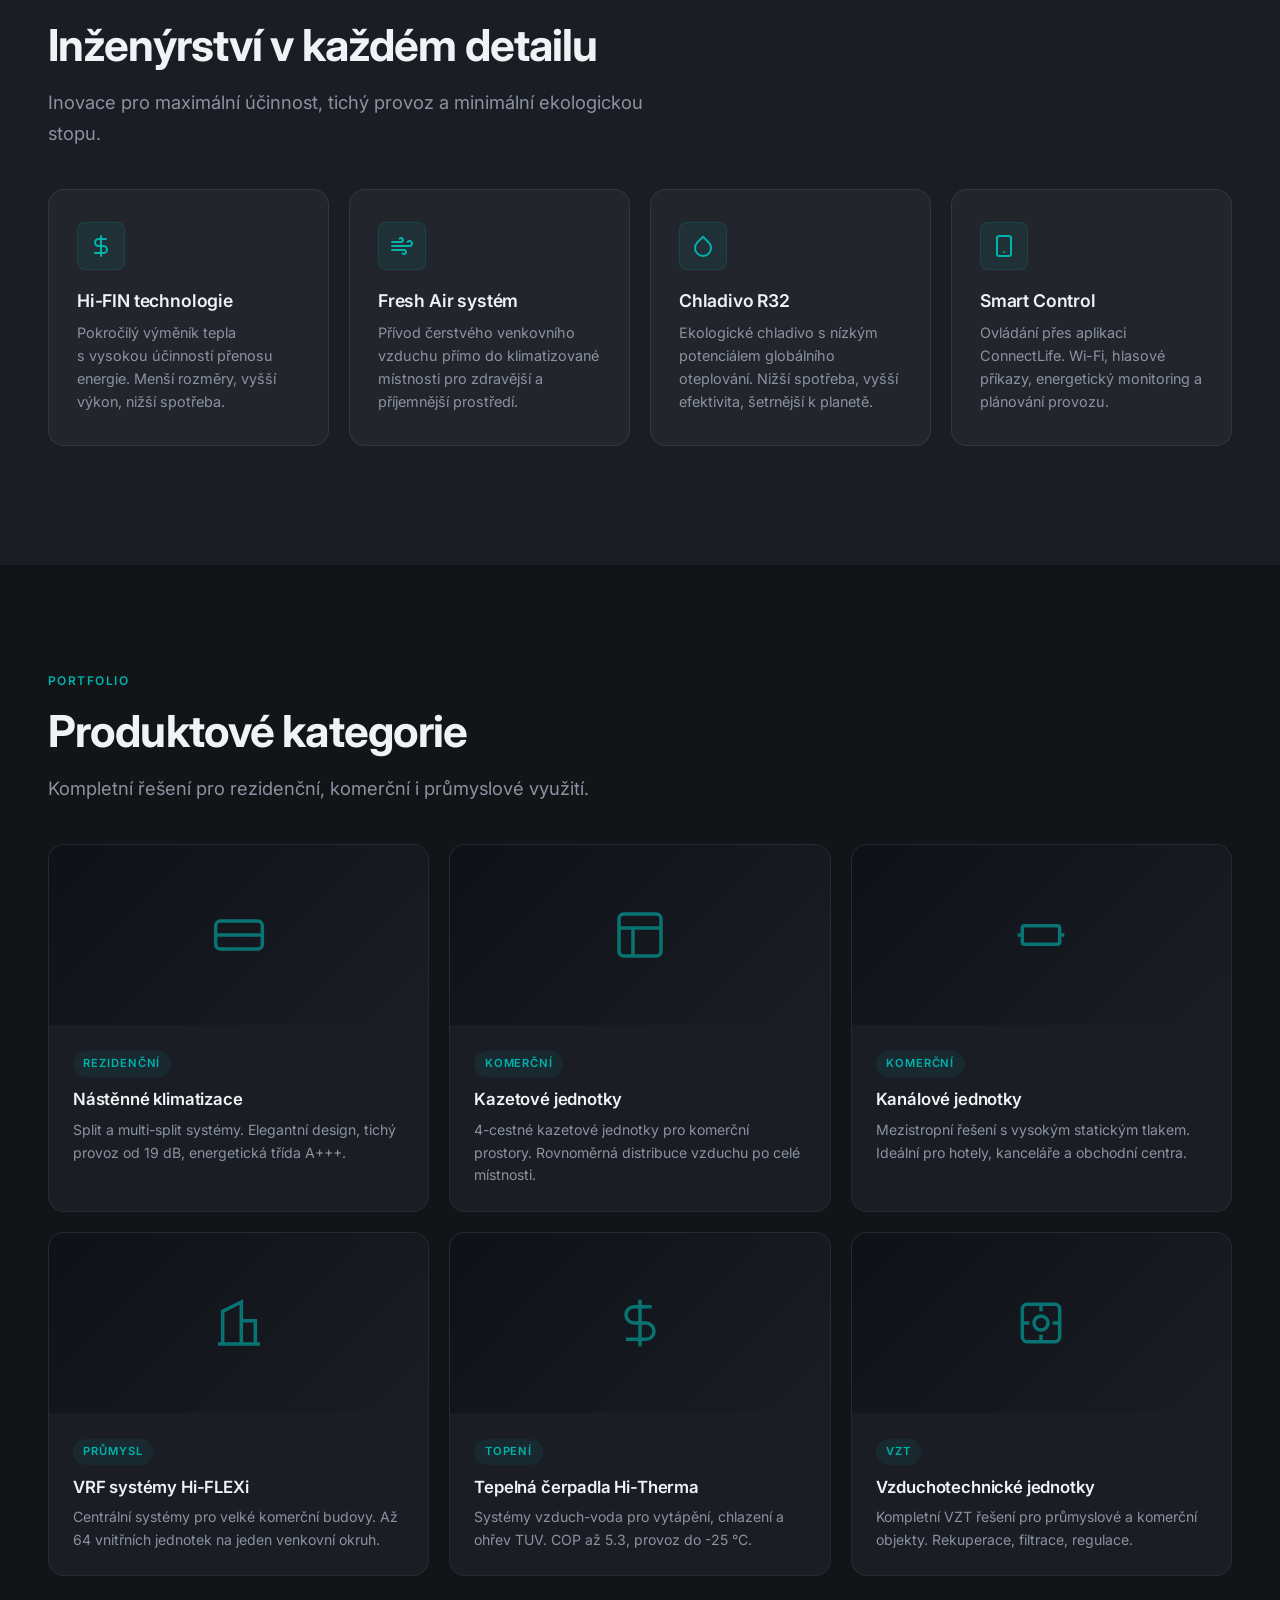
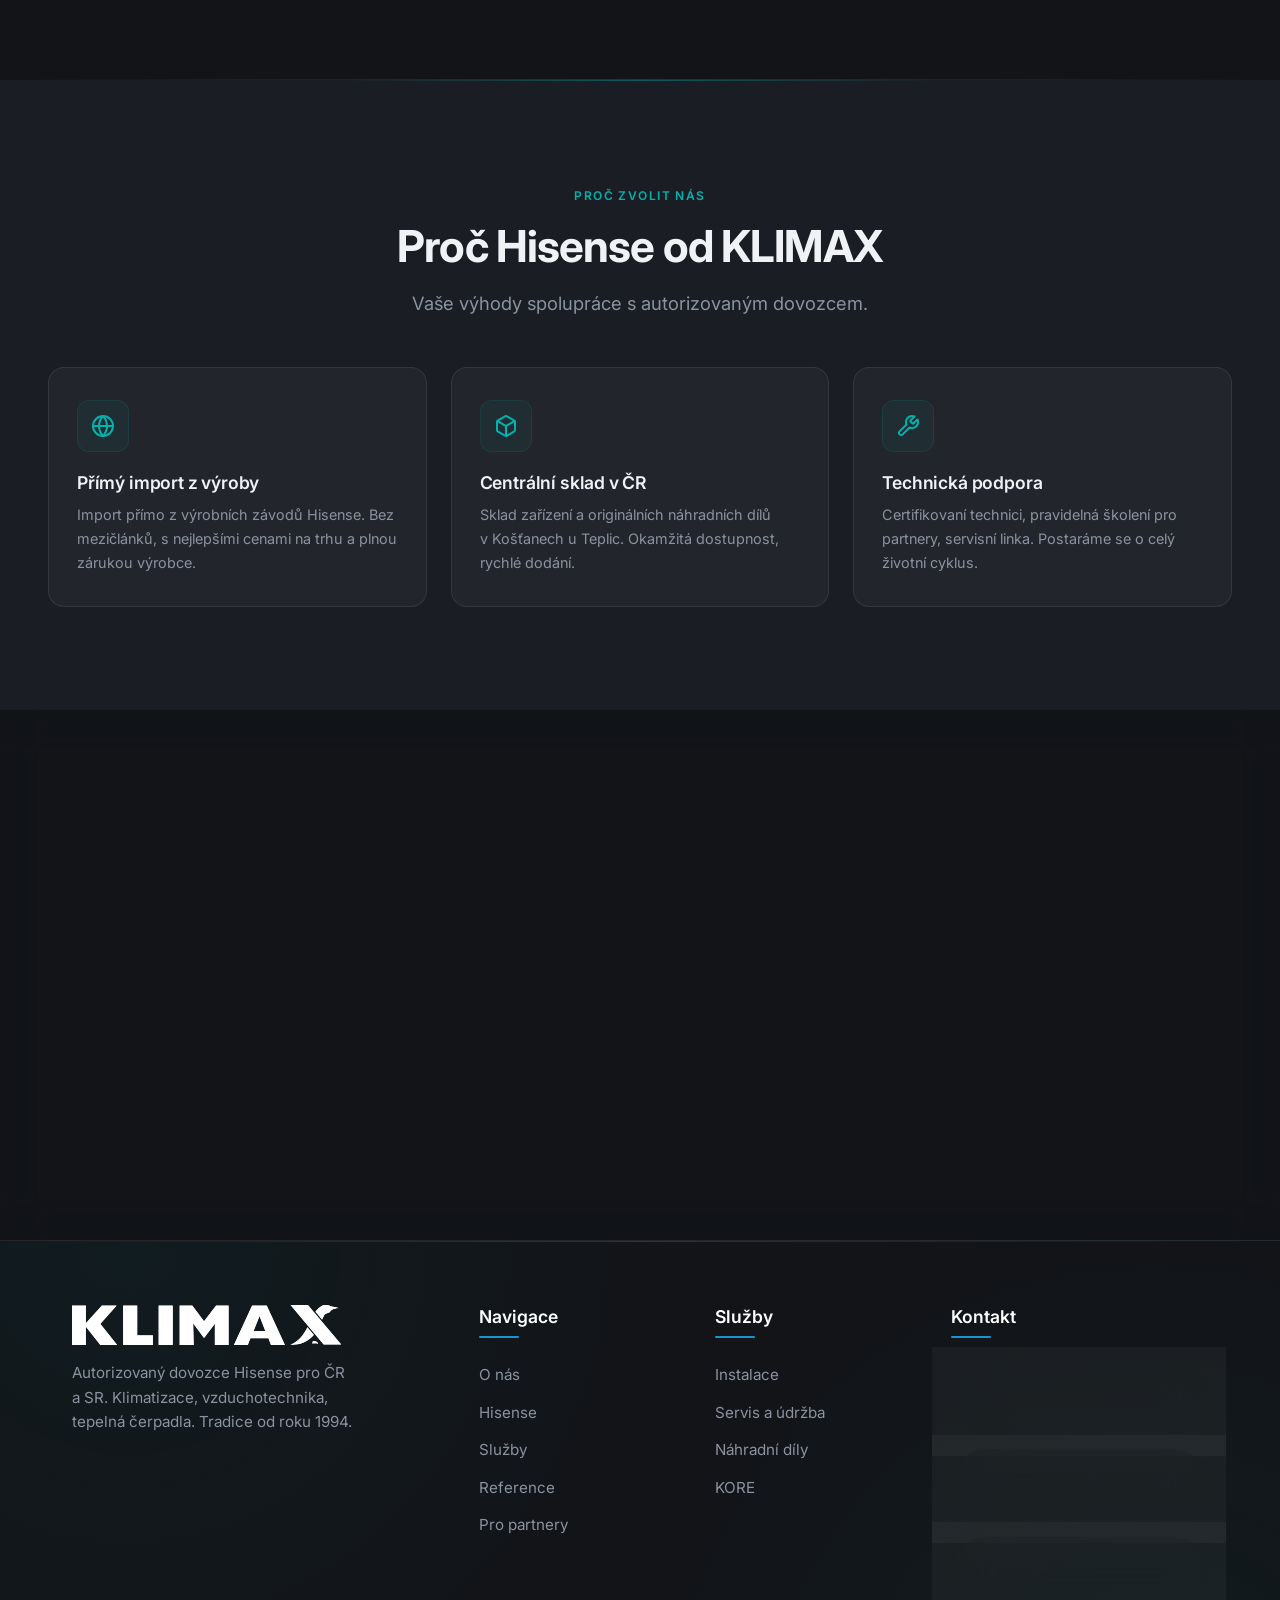
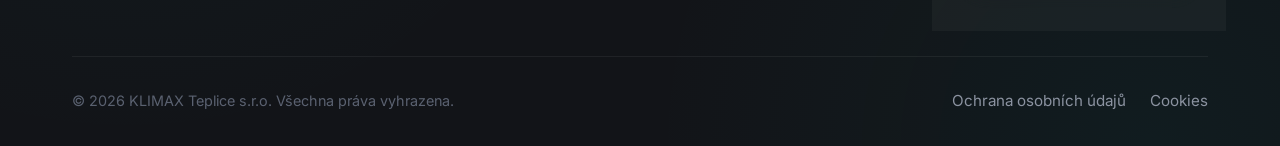
<file: hisense.html>
<!DOCTYPE html>
<html lang="cs">
<head>
    <meta charset="UTF-8">
    <meta name="viewport" content="width=device-width, initial-scale=1.0">
    <meta name="description" content="KLIMAX je výhradním autorizovaným dovozcem Hisense HVAC pro Českou republiku a Slovensko. Přímý import, profesionální instalace, celoživotní servis. Tradice od roku 1994.">
    <meta name="robots" content="index, follow">
    <meta name="author" content="KLIMAX Teplice s.r.o.">
    <link rel="canonical" href="https://klimax.cz/hisense.html">

    <!-- Favicon -->
    <link rel="icon" type="image/png" href="assets/favicon/favicon-96x96.png" sizes="96x96" />
    <link rel="icon" type="image/svg+xml" href="assets/favicon/favicon.svg" />
    <link rel="shortcut icon" href="assets/favicon/favicon.ico" />
    <link rel="apple-touch-icon" sizes="180x180" href="assets/favicon/apple-touch-icon.png" />
    <meta name="apple-mobile-web-app-title" content="Klimax" />
    <link rel="manifest" href="assets/favicon/site.webmanifest" />

    <!-- Open Graph -->
    <meta property="og:title" content="Hisense | KLIMAX Teplice">
    <meta property="og:description" content="KLIMAX je výhradním autorizovaným dovozcem Hisense HVAC pro Českou republiku a Slovensko. Přímý import z výroby, profesionální instalace, celoživotní servis.">
    <meta property="og:type" content="website">
    <meta property="og:url" content="https://klimax.cz/hisense.html">
    <meta property="og:image" content="https://klimax.cz/assets/images/team.png">
    <meta property="og:locale" content="cs_CZ">
    <title>Hisense | KLIMAX Teplice</title>
    <link rel="stylesheet" href="css/variables.css">
    <link rel="stylesheet" href="css/layout.css">
    <link rel="stylesheet" href="css/components.css">
    <link rel="stylesheet" href="css/pages.css">
    <link rel="stylesheet" href="css/subpages.css">
    <link rel="stylesheet" href="css/hisense.css">
    <link rel="preconnect" href="https://fonts.googleapis.com">
    <link rel="preconnect" href="https://fonts.gstatic.com" crossorigin>
</head>
<body>

<nav class="nav" id="main-nav" role="navigation" aria-label="Hlavní navigace">
    <div class="container nav__inner">
        <a href="index.html" class="nav__logo" aria-label="KLIMAX – domovská stránka">
            <img src="assets/images/Klimax.webp" alt="KLIMAX Logo" class="nav__logo-img" width="140" height="40">
        </a>
        <ul class="nav__menu" id="nav-menu">
            <li class="nav__menu-item"><a href="o-nas.html" class="nav__menu-link">O nás</a></li>
            <li class="nav__menu-item"><a href="hisense.html" class="nav__menu-link nav__menu-link--active">Hisense</a></li>
            <li class="nav__menu-item"><a href="ostatni-znacky.html" class="nav__menu-link">Značky</a></li>
            <li class="nav__menu-item"><a href="sluzby.html" class="nav__menu-link">Služby</a></li>
            <li class="nav__menu-item"><a href="reference.html" class="nav__menu-link">Reference</a></li>
            <li class="nav__menu-item"><a href="kore.html" class="nav__menu-link">KORE</a></li>
            <li class="nav__menu-item"><a href="pro-partnery.html" class="nav__menu-link">Pro partnery</a></li>
            <li class="nav__menu-item"><a href="kontakt.html" class="btn btn--primary btn--pill nav__cta" id="nav-cta">Poptávka</a></li>
        </ul>
        <button class="nav__toggle" id="nav-toggle" aria-label="Otevřít menu" aria-expanded="false">
            <span class="nav__toggle-bar"></span>
            <span class="nav__toggle-bar"></span>
            <span class="nav__toggle-bar"></span>
        </button>
    </div>
</nav>

<main>
    <!-- ====================================================================
         HERO — Cinematic Fullscreen
         ==================================================================== -->
    <header class="hs-hero" id="hero">
        <div class="hs-hero__media">
            <img src="assets/images/hisense-hero-cinematic.jpg" alt="Moderní interiér s klimatizací Hisense" width="1920" height="1080">
        </div>

        <div class="hs-hero__content">
            <div class="hs-hero__logo">
                <img src="assets/images/Hisense.webp" alt="Hisense" width="240" height="48">
            </div>

            <h1 class="hs-hero__title">Budoucnost klimatizační techniky.</h1>

            <p class="hs-hero__subtitle">
                Špičkové HVAC systémy s přímým importem z výroby. Autorizovaný dovozce pro Českou republiku a Slovensko.
            </p>

            <div class="hs-hero__actions">
                <a href="#produkty" class="btn--hs">Prohlédnout produkty</a>
                <a href="kontakt.html" class="btn--hs-outline">
                    Nezávazná poptávka
                    <svg width="16" height="16" viewBox="0 0 24 24" fill="none" stroke="currentColor" stroke-width="2" stroke-linecap="round" stroke-linejoin="round"><path d="M5 12h14"/><path d="m12 5 7 7-7 7"/></svg>
                </a>
            </div>
        </div>

        <div class="hs-hero__scroll" aria-hidden="true">
            <svg width="32" height="32" viewBox="0 0 24 24" fill="none" stroke="currentColor" stroke-width="2" stroke-linecap="round" stroke-linejoin="round"><path d="m6 9 6 6 6-6"/></svg>
        </div>
    </header>


    <!-- ====================================================================
         BRAND INTRO — O Hisense
         ==================================================================== -->
    <section class="hs-section" id="o-hisense">
        <div class="hs-container">
            <div class="hs-intro">
                <div class="hs-intro__text hs-reveal">
                    <span class="hs-label">Globální lídr v HVAC</span>
                    <h2 class="hs-section-title">Od Qingdao do celého&nbsp;světa</h2>
                    <p>
                        Hisense byla založena v roce 1969 v čínském Qingdao. Dnes patří mezi největší výrobce klimatizační a chladicí techniky na světě. Divize HVAC dodává kompletní řešení pro rezidenční, komerční i průmyslové projekty ve více než 160 zemích.
                    </p>
                    <p>
                        KLIMAX Teplice je výhradním autorizovaným dovozcem Hisense HVAC pro Českou republiku a Slovensko. Přímý import z výrobních závodů znamená nejlepší ceny, plnou technickou podporu a okamžitou dostupnost ze skladu v Košťanech.
                    </p>
                </div>

                <div class="hs-intro__stats hs-reveal" data-delay="2">
                    <div class="hs-stat">
                        <div class="hs-stat__value" data-target="1969" data-counter>1969</div>
                        <div class="hs-stat__label">Rok založení</div>
                    </div>
                    <div class="hs-stat">
                        <div class="hs-stat__value" data-target="160" data-suffix="+" data-counter>0</div>
                        <div class="hs-stat__label">Zemí světa</div>
                    </div>
                    <div class="hs-stat hs-stat--wide">
                        <div>
                            <div class="hs-stat__value">#2</div>
                            <div class="hs-stat__label">Celosvětově v klimatizacích</div>
                        </div>
                    </div>
                </div>
            </div>
        </div>
    </section>

    <hr class="hs-divider">

    <!-- ====================================================================
         TECH SHOWCASE — Klíčové technologie
         ==================================================================== -->
    <section class="hs-section hs-section--dark hs-tech" id="technologie">
        <div class="hs-container">
            <div class="hs-reveal">
                <span class="hs-label">Technologie</span>
                <h2 class="hs-section-title">Inženýrství v každém detailu</h2>
                <p class="hs-section-subtitle">Inovace pro maximální účinnost, tichý provoz a minimální ekologickou stopu.</p>
            </div>

            <div class="hs-tech__track" style="margin-top: 2.5rem;" id="tech-track">
                <div class="hs-tech__card hs-reveal" data-delay="1">
                    <div class="hs-tech__icon">
                        <svg width="24" height="24" viewBox="0 0 24 24" fill="none" stroke="currentColor" stroke-width="2" stroke-linecap="round" stroke-linejoin="round"><path d="M12 2v20M17 5H9.5a3.5 3.5 0 0 0 0 7h5a3.5 3.5 0 0 1 0 7H6"/></svg>
                    </div>
                    <h3 class="hs-tech__card-title">Hi-FIN technologie</h3>
                    <p class="hs-tech__card-text">Pokročilý výměník tepla s&nbsp;vysokou účinností přenosu energie. Menší rozměry, vyšší výkon, nižší spotřeba.</p>
                </div>

                <div class="hs-tech__card hs-reveal" data-delay="2">
                    <div class="hs-tech__icon">
                        <svg width="24" height="24" viewBox="0 0 24 24" fill="none" stroke="currentColor" stroke-width="2" stroke-linecap="round" stroke-linejoin="round"><path d="M9.59 4.59A2 2 0 1 1 11 8H2m10.59 11.41A2 2 0 1 0 14 16H2m15.73-8.27A2.5 2.5 0 1 1 19.5 12H2"/></svg>
                    </div>
                    <h3 class="hs-tech__card-title">Fresh Air systém</h3>
                    <p class="hs-tech__card-text">Přívod čerstvého venkovního vzduchu přímo do klimatizované místnosti pro zdravější a příjemnější prostředí.</p>
                </div>

                <div class="hs-tech__card hs-reveal" data-delay="3">
                    <div class="hs-tech__icon">
                        <svg width="24" height="24" viewBox="0 0 24 24" fill="none" stroke="currentColor" stroke-width="2" stroke-linecap="round" stroke-linejoin="round"><path d="M12 2.69l5.66 5.66a8 8 0 1 1-11.31 0z"/></svg>
                    </div>
                    <h3 class="hs-tech__card-title">Chladivo R32</h3>
                    <p class="hs-tech__card-text">Ekologické chladivo s&nbsp;nízkým potenciálem globálního oteplování. Nižší spotřeba, vyšší efektivita, šetrnější k&nbsp;planetě.</p>
                </div>

                <div class="hs-tech__card hs-reveal" data-delay="4">
                    <div class="hs-tech__icon">
                        <svg width="24" height="24" viewBox="0 0 24 24" fill="none" stroke="currentColor" stroke-width="2" stroke-linecap="round" stroke-linejoin="round"><rect x="5" y="2" width="14" height="20" rx="2" ry="2"/><line x1="12" y1="18" x2="12.01" y2="18"/></svg>
                    </div>
                    <h3 class="hs-tech__card-title">Smart Control</h3>
                    <p class="hs-tech__card-text">Ovládání přes aplikaci ConnectLife. Wi-Fi, hlasové příkazy, energetický monitoring a plánování provozu.</p>
                </div>
            </div>

            <div class="hs-tech__hint" aria-hidden="true">
                <svg width="16" height="16" viewBox="0 0 24 24" fill="none" stroke="currentColor" stroke-width="2" stroke-linecap="round" stroke-linejoin="round"><path d="M5 12h14"/><path d="m12 5 7 7-7 7"/></svg>
                <span>Posuňte pro další</span>
            </div>
        </div>
    </section>


    <!-- ====================================================================
         PRODUCTS — Produktové kategorie
         ==================================================================== -->
    <section class="hs-section" id="produkty">
        <div class="hs-container">
            <div class="hs-reveal">
                <span class="hs-label">Portfolio</span>
                <h2 class="hs-section-title">Produktové kategorie</h2>
                <p class="hs-section-subtitle" style="margin-bottom: 2.5rem;">Kompletní řešení pro rezidenční, komerční i průmyslové využití.</p>
            </div>

            <div class="hs-products__grid">
                <div class="hs-product hs-reveal" data-delay="1">
                    <div class="hs-product__visual">
                        <svg width="56" height="56" viewBox="0 0 24 24" fill="none" stroke="var(--accent-hisense)" stroke-width="1.5"><rect x="2" y="6" width="20" height="12" rx="2"/><path d="M22 12H2"/></svg>
                    </div>
                    <div class="hs-product__body">
                        <span class="hs-product__tag">Rezidenční</span>
                        <h3 class="hs-product__name">Nástěnné klimatizace</h3>
                        <p class="hs-product__desc">Split a multi-split systémy. Elegantní design, tichý provoz od 19 dB, energetická třída A+++.</p>
                    </div>
                </div>

                <div class="hs-product hs-reveal" data-delay="2">
                    <div class="hs-product__visual">
                        <svg width="56" height="56" viewBox="0 0 24 24" fill="none" stroke="var(--accent-hisense)" stroke-width="1.5"><rect x="3" y="3" width="18" height="18" rx="2"/><path d="M3 9h18"/><path d="M9 21V9"/></svg>
                    </div>
                    <div class="hs-product__body">
                        <span class="hs-product__tag">Komerční</span>
                        <h3 class="hs-product__name">Kazetové jednotky</h3>
                        <p class="hs-product__desc">4-cestné kazetové jednotky pro komerční prostory. Rovnoměrná distribuce vzduchu po celé místnosti.</p>
                    </div>
                </div>

                <div class="hs-product hs-reveal" data-delay="3">
                    <div class="hs-product__visual">
                        <svg width="56" height="56" viewBox="0 0 24 24" fill="none" stroke="var(--accent-hisense)" stroke-width="1.5"><rect x="4" y="8" width="16" height="8" rx="1"/><path d="M2 12h2"/><path d="M20 12h2"/></svg>
                    </div>
                    <div class="hs-product__body">
                        <span class="hs-product__tag">Komerční</span>
                        <h3 class="hs-product__name">Kanálové jednotky</h3>
                        <p class="hs-product__desc">Mezistropní řešení s vysokým statickým tlakem. Ideální pro hotely, kanceláře a obchodní centra.</p>
                    </div>
                </div>

                <div class="hs-product hs-reveal" data-delay="4">
                    <div class="hs-product__visual">
                        <svg width="56" height="56" viewBox="0 0 24 24" fill="none" stroke="var(--accent-hisense)" stroke-width="1.5"><path d="M3 21h18"/><path d="M5 21V7l8-4v18"/><path d="M13 11h6v10"/></svg>
                    </div>
                    <div class="hs-product__body">
                        <span class="hs-product__tag">Průmysl</span>
                        <h3 class="hs-product__name">VRF systémy Hi-FLEXi</h3>
                        <p class="hs-product__desc">Centrální systémy pro velké komerční budovy. Až 64 vnitřních jednotek na jeden venkovní okruh.</p>
                    </div>
                </div>

                <div class="hs-product hs-reveal" data-delay="5">
                    <div class="hs-product__visual">
                        <svg width="56" height="56" viewBox="0 0 24 24" fill="none" stroke="var(--accent-hisense)" stroke-width="1.5"><path d="M12 2v20"/><path d="M17 5H9.5a3.5 3.5 0 0 0 0 7h5a3.5 3.5 0 0 1 0 7H6"/></svg>
                    </div>
                    <div class="hs-product__body">
                        <span class="hs-product__tag">Topení</span>
                        <h3 class="hs-product__name">Tepelná čerpadla Hi-Therma</h3>
                        <p class="hs-product__desc">Systémy vzduch-voda pro vytápění, chlazení a ohřev TUV. COP až 5.3, provoz do -25 °C.</p>
                    </div>
                </div>

                <div class="hs-product hs-reveal" data-delay="6">
                    <div class="hs-product__visual">
                        <svg width="56" height="56" viewBox="0 0 24 24" fill="none" stroke="var(--accent-hisense)" stroke-width="1.5"><rect x="4" y="4" width="16" height="16" rx="2"/><circle cx="12" cy="12" r="3"/><path d="M12 4v3"/><path d="M12 17v3"/><path d="M4 12h3"/><path d="M17 12h3"/></svg>
                    </div>
                    <div class="hs-product__body">
                        <span class="hs-product__tag">VZT</span>
                        <h3 class="hs-product__name">Vzduchotechnické jednotky</h3>
                        <p class="hs-product__desc">Kompletní VZT řešení pro průmyslové a komerční objekty. Rekuperace, filtrace, regulace.</p>
                    </div>
                </div>
            </div>
        </div>
    </section>

    <hr class="hs-divider">

    <!-- ====================================================================
         ADVANTAGE — Proč Hisense od KLIMAX
         ==================================================================== -->
    <section class="hs-section hs-section--dark hs-advantage" id="vyhody">
        <div class="hs-container">
            <div class="hs-reveal" style="text-align: center;">
                <span class="hs-label">Proč zvolit nás</span>
                <h2 class="hs-section-title" style="max-width: 600px; margin-left: auto; margin-right: auto;">Proč Hisense od&nbsp;KLIMAX</h2>
                <p class="hs-section-subtitle" style="max-width: 550px; margin-left: auto; margin-right: auto;">Vaše výhody spolupráce s&nbsp;autorizovaným dovozcem.</p>
            </div>

            <div class="hs-advantage__grid">
                <div class="hs-advantage__card hs-reveal" data-delay="1">
                    <div class="hs-advantage__icon">
                        <svg width="24" height="24" viewBox="0 0 24 24" fill="none" stroke="currentColor" stroke-width="2" stroke-linecap="round" stroke-linejoin="round"><circle cx="12" cy="12" r="10"/><path d="M2 12h20"/><path d="M12 2a15.3 15.3 0 0 1 4 10 15.3 15.3 0 0 1-4 10 15.3 15.3 0 0 1-4-10 15.3 15.3 0 0 1 4-10z"/></svg>
                    </div>
                    <h3 class="hs-advantage__title">Přímý import z výroby</h3>
                    <p class="hs-advantage__text">Import přímo z výrobních závodů Hisense. Bez mezičlánků, s&nbsp;nejlepšími cenami na trhu a plnou zárukou výrobce.</p>
                </div>

                <div class="hs-advantage__card hs-reveal" data-delay="2">
                    <div class="hs-advantage__icon">
                        <svg width="24" height="24" viewBox="0 0 24 24" fill="none" stroke="currentColor" stroke-width="2" stroke-linecap="round" stroke-linejoin="round"><path d="M21 16V8a2 2 0 0 0-1-1.73l-7-4a2 2 0 0 0-2 0l-7 4A2 2 0 0 0 3 8v8a2 2 0 0 0 1 1.73l7 4a2 2 0 0 0 2 0l7-4A2 2 0 0 0 21 16z"/><polyline points="3.27 6.96 12 12.01 20.73 6.96"/><line x1="12" y1="22.08" x2="12" y2="12"/></svg>
                    </div>
                    <h3 class="hs-advantage__title">Centrální sklad v ČR</h3>
                    <p class="hs-advantage__text">Sklad zařízení a originálních náhradních dílů v&nbsp;Košťanech u Teplic. Okamžitá dostupnost, rychlé dodání.</p>
                </div>

                <div class="hs-advantage__card hs-reveal" data-delay="3">
                    <div class="hs-advantage__icon">
                        <svg width="24" height="24" viewBox="0 0 24 24" fill="none" stroke="currentColor" stroke-width="2" stroke-linecap="round" stroke-linejoin="round"><path d="M14.7 6.3a1 1 0 0 0 0 1.4l1.6 1.6a1 1 0 0 0 1.4 0l3.77-3.77a6 6 0 0 1-7.94 7.94l-6.91 6.91a2.12 2.12 0 0 1-3-3l6.91-6.91a6 6 0 0 1 7.94-7.94l-3.76 3.76z"/></svg>
                    </div>
                    <h3 class="hs-advantage__title">Technická podpora</h3>
                    <p class="hs-advantage__text">Certifikovaní technici, pravidelná školení pro partnery, servisní linka. Postaráme se o celý životní cyklus.</p>
                </div>
            </div>
        </div>
    </section>


    <!-- ====================================================================
         CTA — Stejný jako na ostatních stránkách
         ==================================================================== -->
    <section class="section cta-section" id="cta">
        <div class="container cta-section__content fade-in">
            <h2 class="cta-section__title">Připraveni řešit váš projekt?</h2>
            <p class="cta-section__text">
                Ať jde o klimatizaci hotelu, vzduchotechniku výrobní haly nebo tepelné čerpadlo
                pro komerční objekt – ozvěte se. Odpovídáme do 24 hodin.
            </p>
            <div class="cta-section__actions">
                <a href="kontakt.html" class="btn btn--white btn--lg btn--pill" id="cta-contact">Kontaktujte nás</a>
                <a href="tel:+420417568023" class="btn btn--ghost-white" id="cta-phone">
                    <svg width="18" height="18" viewBox="0 0 18 18" fill="none" stroke="currentColor" stroke-width="1.5" aria-hidden="true"><path d="M16.5 12.69v2.5a1.67 1.67 0 01-1.82 1.67A16.5 16.5 0 011.14 3.32 1.67 1.67 0 012.81 1.5h2.5a1.67 1.67 0 011.67 1.43 10.72 10.72 0 00.58 2.35 1.67 1.67 0 01-.37 1.76L5.84 8.39a13.33 13.33 0 005.77 5.77l1.35-1.35a1.67 1.67 0 011.76-.37 10.72 10.72 0 002.35.58 1.67 1.67 0 011.43 1.67z"/></svg>
                    +420 417 568 023
                </a>
            </div>
        </div>
    </section>
</main>

<footer class="footer" id="footer">
    <div class="container">
        <div class="footer__grid">
            <div class="footer__col">
                <a href="index.html" class="footer__logo" aria-label="KLIMAX">
                    <img src="assets/images/Klimax-white.webp" alt="KLIMAX Logo" class="footer__logo-img" width="140" height="40">
                </a>
                <p class="footer__about">
                    Autorizovaný dovozce Hisense pro ČR a SR.
                    Klimatizace, vzduchotechnika, tepelná čerpadla.
                    Tradice od&nbsp;roku 1994.
                </p>
            </div>
            <div class="footer__col">
                <h4 class="footer__title">Navigace</h4>
                <ul class="footer__links">
                    <li><a href="o-nas.html" class="footer__link">O nás</a></li>
                    <li><a href="hisense.html" class="footer__link">Hisense</a></li>
                    <li><a href="sluzby.html" class="footer__link">Služby</a></li>
                    <li><a href="reference.html" class="footer__link">Reference</a></li>
                    <li><a href="pro-partnery.html" class="footer__link">Pro partnery</a></li>
                </ul>
            </div>
            <div class="footer__col">
                <h4 class="footer__title">Služby</h4>
                <ul class="footer__links">
                    <li><a href="sluzby.html#instalace" class="footer__link">Instalace</a></li>
                    <li><a href="sluzby.html#servis" class="footer__link">Servis a údržba</a></li>
                    <li><a href="sluzby.html#nahradni-dily" class="footer__link">Náhradní díly</a></li>
                    <li><a href="kore.html" class="footer__link">KORE</a></li>
                </ul>
            </div>
            <div class="footer__col">
                <h4 class="footer__title">Kontakt</h4>
                <div class="footer__contact">
                    <a href="https://maps.google.com/?q=Teplická+45,+Košťany" target="_blank" rel="noopener noreferrer" class="footer__contact-item">
                        <div class="footer__contact-icon">
                            <svg width="18" height="18" viewBox="0 0 24 24" fill="none" stroke="currentColor" stroke-width="2" stroke-linecap="round" stroke-linejoin="round"><path d="M21 10c0 7-9 13-9 13s-9-6-9-13a9 9 0 0 1 18 0z"/><circle cx="12" cy="10" r="3"/></svg>
                        </div>
                        <div class="footer__contact-text">
                            <strong>Sídlo společnosti</strong>
                            <span>Teplická 45, Košťany</span>
                        </div>
                    </a>
                    <a href="mailto:info@klimax.cz" class="footer__contact-item">
                        <div class="footer__contact-icon">
                            <svg width="18" height="18" viewBox="0 0 24 24" fill="none" stroke="currentColor" stroke-width="2" stroke-linecap="round" stroke-linejoin="round"><path d="M4 4h16c1.1 0 2 .9 2 2v12c0 1.1-.9 2-2 2H4c-1.1 0-2-.9-2-2V6c0-1.1.9-2 2-2z"/><polyline points="22,6 12,13 2,6"/></svg>
                        </div>
                        <div class="footer__contact-text">
                            <strong>E-mail</strong>
                            <span>info@klimax.cz</span>
                        </div>
                    </a>
                    <a href="tel:+420417568023" class="footer__contact-item">
                        <div class="footer__contact-icon">
                            <svg width="18" height="18" viewBox="0 0 24 24" fill="none" stroke="currentColor" stroke-width="2" stroke-linecap="round" stroke-linejoin="round"><path d="M22 16.92v3a2 2 0 0 1-2.18 2 19.79 19.79 0 0 1-8.63-3.07 19.5 19.5 0 0 1-6-6 19.79 19.79 0 0 1-3.07-8.67A2 2 0 0 1 4.11 2h3a2 2 0 0 1 2 1.72 12.84 12.84 0 0 0 .7 2.81 2 2 0 0 1-.45 2.11L8.09 9.91a16 16 0 0 0 6 6l1.27-1.27a2 2 0 0 1 2.11-.45 12.84 12.84 0 0 0 2.81.7A2 2 0 0 1 22 16.92z"/></svg>
                        </div>
                        <div class="footer__contact-text">
                            <strong>Telefon</strong>
                            <span>+420 417 568 023</span>
                        </div>
                    </a>
                </div>
            </div>
        </div>
        <div class="footer__bottom">
            <p class="footer__copyright">&copy; 2026 KLIMAX Teplice s.r.o. Všechna práva vyhrazena.</p>
            <div class="footer__bottom-links">
                <a href="#" class="footer__link">Ochrana osobních údajů</a>
                <a href="#" class="footer__link">Cookies</a>
            </div>
        </div>
    </div>
</footer>

<script src="js/main.js"></script>
<script>
/* ==========================================================================
   Hisense Page – Reveal Animations & Counter
   Uses IntersectionObserver for scroll-triggered entrance animations.
   ========================================================================== */
(function () {
  'use strict';

  /* --- Scroll Reveal --- */
  const reveals = document.querySelectorAll('.hs-reveal');
  if (reveals.length && 'IntersectionObserver' in window) {
    const revealObs = new IntersectionObserver(function (entries) {
      entries.forEach(function (entry) {
        if (entry.isIntersecting) {
          entry.target.classList.add('hs-reveal--visible');
          revealObs.unobserve(entry.target);
        }
      });
    }, { threshold: 0.12 });

    reveals.forEach(function (el) { revealObs.observe(el); });
  } else {
    /* Fallback: show all */
    reveals.forEach(function (el) { el.classList.add('hs-reveal--visible'); });
  }

  /* --- Stat Counter Animation --- */
  var counterEls = document.querySelectorAll('[data-counter]');
  if (counterEls.length && 'IntersectionObserver' in window) {
    var counterObs = new IntersectionObserver(function (entries) {
      entries.forEach(function (entry) {
        if (entry.isIntersecting) {
          animateCounter(entry.target);
          counterObs.unobserve(entry.target);
        }
      });
    }, { threshold: 0.5 });

    counterEls.forEach(function (el) { counterObs.observe(el); });
  }

  function animateCounter(el) {
    var target = parseInt(el.getAttribute('data-target'), 10);
    var suffix = el.getAttribute('data-suffix') || '';
    var prefix = el.getAttribute('data-prefix') || '';
    var duration = 1800;
    var start = performance.now();

    function update(now) {
      var elapsed = now - start;
      var progress = Math.min(elapsed / duration, 1);
      /* ease-out cubic */
      var eased = 1 - Math.pow(1 - progress, 3);
      var current = Math.round(eased * target);
      el.textContent = prefix + current.toLocaleString('cs-CZ') + suffix;
      if (progress < 1) requestAnimationFrame(update);
    }

    requestAnimationFrame(update);
  }

  /* --- Tech track drag-to-scroll (mobile/tablet) --- */
  var track = document.getElementById('tech-track');
  if (track) {
    var isDown = false, startX, scrollLeft;

    track.addEventListener('mousedown', function (e) {
      isDown = true;
      track.style.cursor = 'grabbing';
      startX = e.pageX - track.offsetLeft;
      scrollLeft = track.scrollLeft;
    });

    track.addEventListener('mouseleave', function () { isDown = false; track.style.cursor = 'grab'; });
    track.addEventListener('mouseup', function () { isDown = false; track.style.cursor = 'grab'; });

    track.addEventListener('mousemove', function (e) {
      if (!isDown) return;
      e.preventDefault();
      var x = e.pageX - track.offsetLeft;
      track.scrollLeft = scrollLeft - (x - startX);
    });
  }
})();
</script>
</body>
</html>
</file>
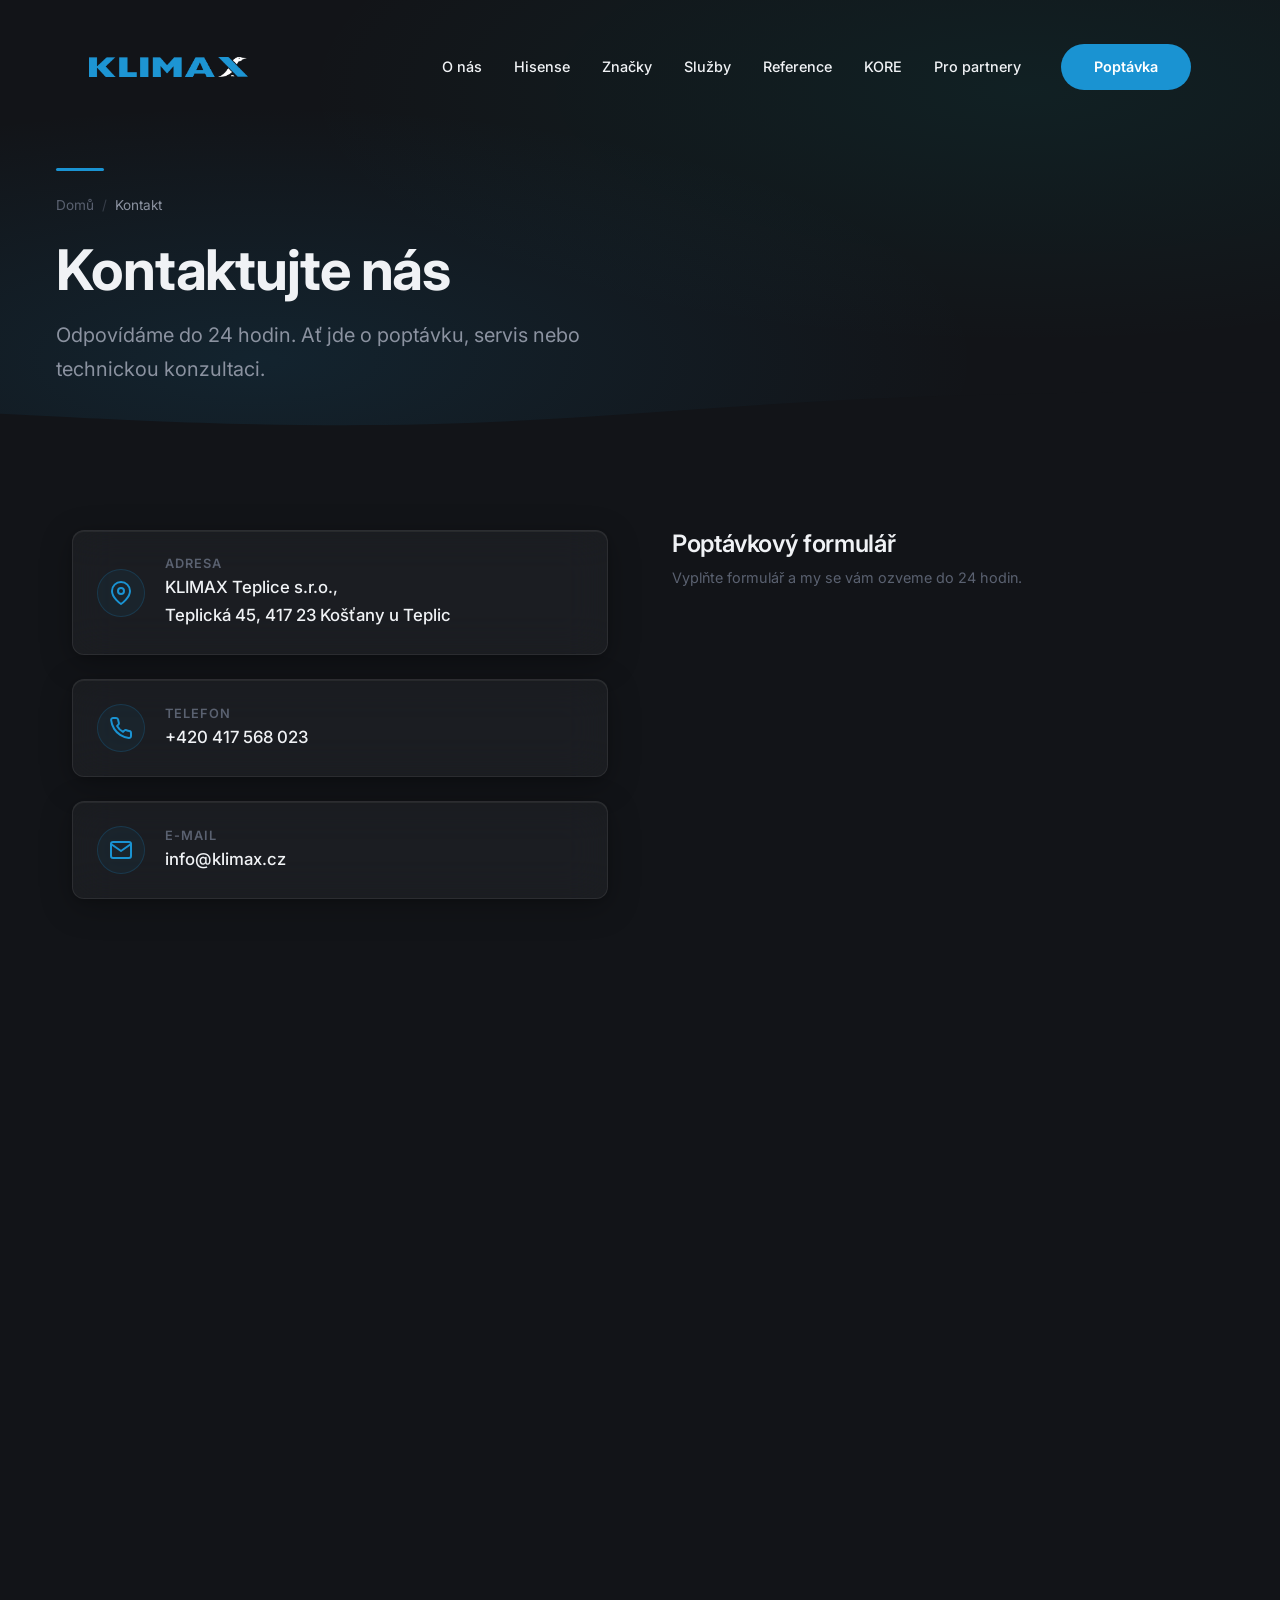
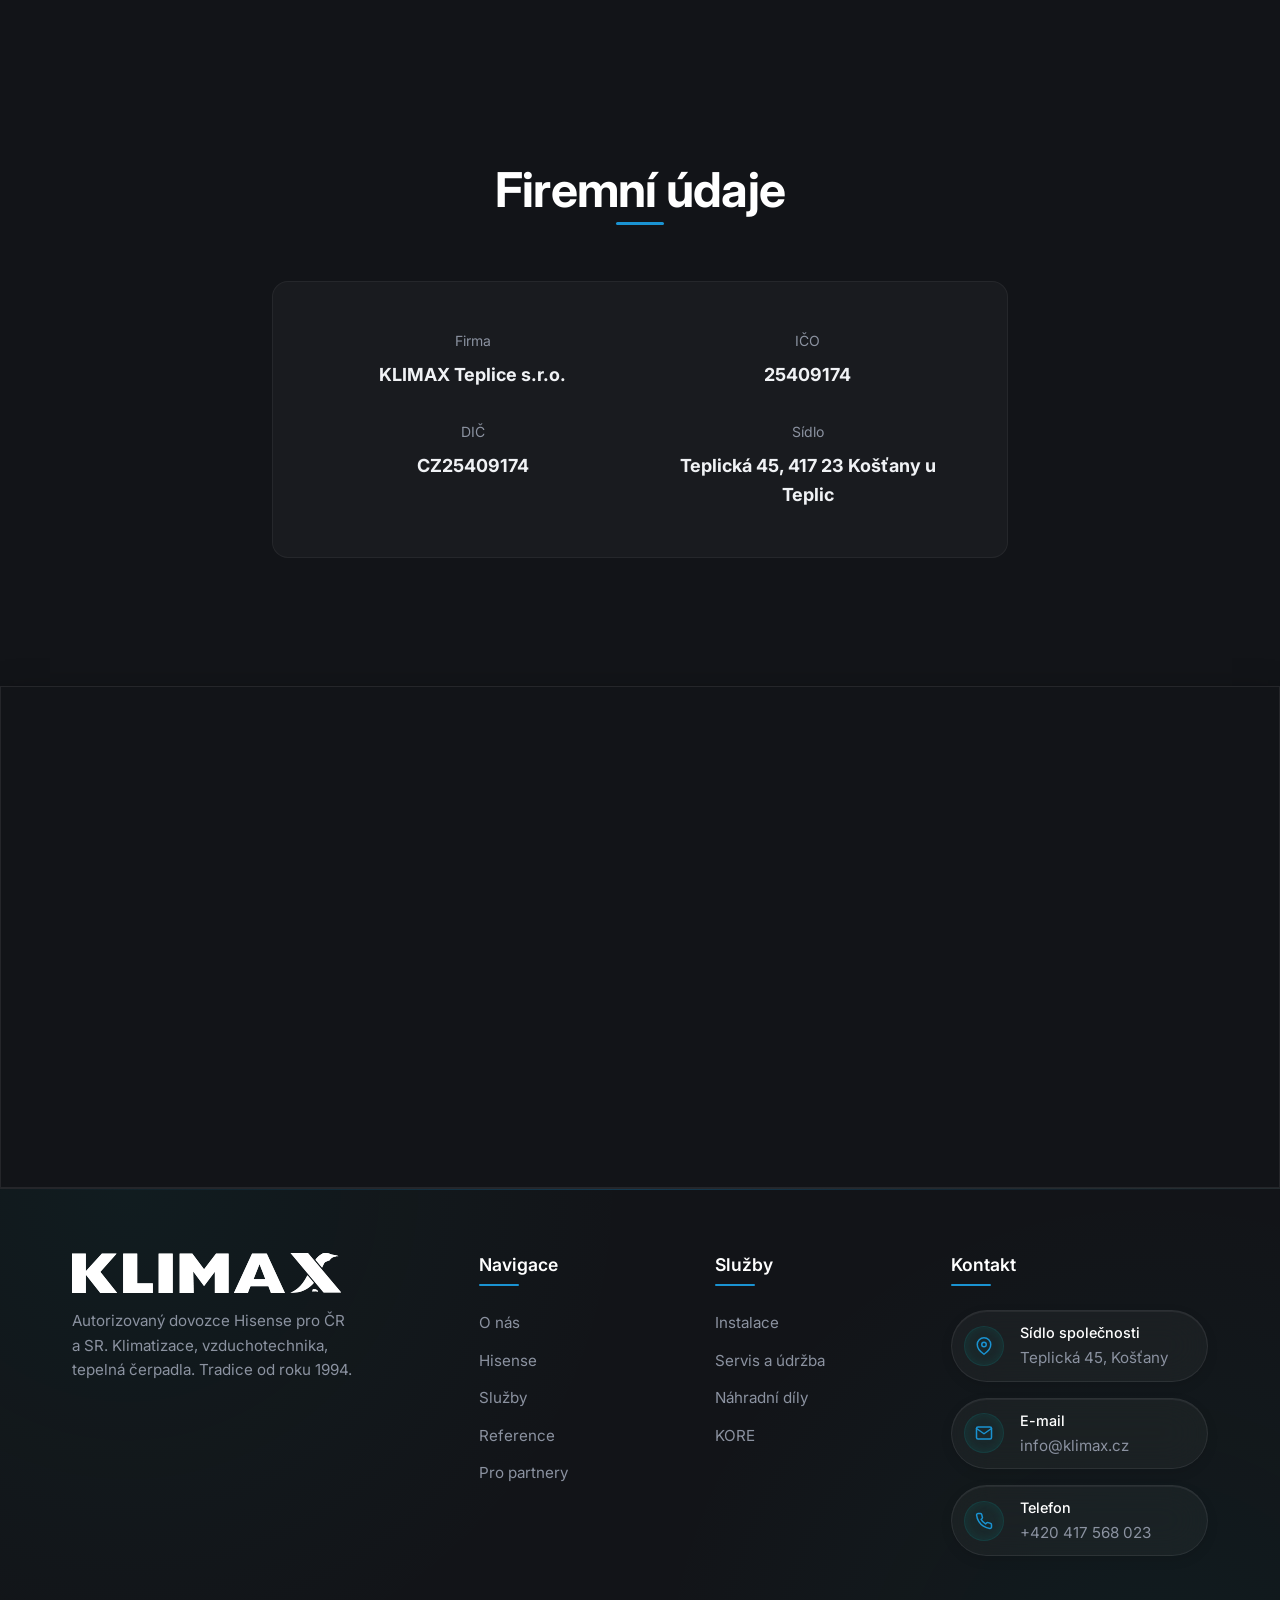
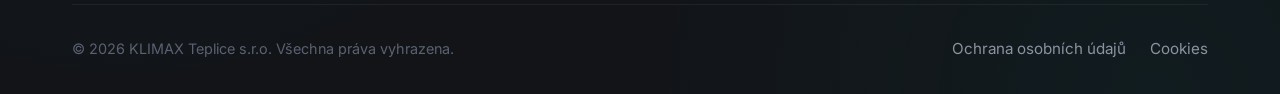
<file: kontakt.html>
<!DOCTYPE html>
<html lang="cs">
<head>
    <meta charset="UTF-8">
    <meta name="viewport" content="width=device-width, initial-scale=1.0">
    <meta name="description" content="Kontaktujte KLIMAX Teplice. Odpovídáme do 24 hodin na poptávky, servis nebo technickou konzultaci. Tradice od roku 1994.">
    <meta name="robots" content="index, follow">
    <meta name="author" content="KLIMAX Teplice s.r.o.">
    <link rel="canonical" href="https://klimax.cz/kontakt.html">

    <!-- Favicon -->
    <link rel="icon" type="image/png" href="assets/favicon/favicon-96x96.png" sizes="96x96" />
    <link rel="icon" type="image/svg+xml" href="assets/favicon/favicon.svg" />
    <link rel="shortcut icon" href="assets/favicon/favicon.ico" />
    <link rel="apple-touch-icon" sizes="180x180" href="assets/favicon/apple-touch-icon.png" />
    <meta name="apple-mobile-web-app-title" content="Klimax" />
    <link rel="manifest" href="assets/favicon/site.webmanifest" />

    <!-- Open Graph -->
    <meta property="og:title" content="Kontakt | KLIMAX Teplice">
    <meta property="og:description" content="Kontaktujte KLIMAX Teplice. Odpovídáme do 24 hodin na poptávky, servis nebo technickou konzultaci. Tradice od roku 1994.">
    <meta property="og:type" content="website">
    <meta property="og:url" content="https://klimax.cz/kontakt.html">
    <meta property="og:image" content="https://klimax.cz/assets/images/team.png">
    <meta property="og:locale" content="cs_CZ">
    <title>Kontakt | KLIMAX Teplice</title>
    <link rel="stylesheet" href="css/variables.css">
    <link rel="stylesheet" href="css/layout.css">
    <link rel="stylesheet" href="css/components.css">
    <link rel="stylesheet" href="css/pages.css">
    <link rel="stylesheet" href="css/subpages.css">
    <link rel="preconnect" href="https://fonts.googleapis.com">
    <link rel="preconnect" href="https://fonts.gstatic.com" crossorigin>
</head>
<body>
    <nav class="nav" id="main-nav" role="navigation" aria-label="Hlavní navigace">
        <div class="container nav__inner">
            <a href="index.html" class="nav__logo" aria-label="KLIMAX – domovská stránka">
                <img src="assets/images/Klimax.webp" alt="KLIMAX Logo" class="nav__logo-img" width="140" height="40">
            </a>
            <ul class="nav__menu" id="nav-menu">
                <li class="nav__menu-item"><a href="o-nas.html" class="nav__menu-link">O nás</a></li>
                <li class="nav__menu-item"><a href="hisense.html" class="nav__menu-link">Hisense</a></li>
                <li class="nav__menu-item"><a href="ostatni-znacky.html" class="nav__menu-link">Značky</a></li>
                <li class="nav__menu-item"><a href="sluzby.html" class="nav__menu-link">Služby</a></li>
                <li class="nav__menu-item"><a href="reference.html" class="nav__menu-link">Reference</a></li>
                <li class="nav__menu-item"><a href="kore.html" class="nav__menu-link">KORE</a></li>
                <li class="nav__menu-item"><a href="pro-partnery.html" class="nav__menu-link">Pro partnery</a></li>
                <li class="nav__menu-item"><a href="kontakt.html" class="btn btn--primary btn--pill nav__cta" id="nav-cta">Poptávka</a></li>
            </ul>
            <button class="nav__toggle" id="nav-toggle" aria-label="Otevřít menu" aria-expanded="false">
                <span class="nav__toggle-bar"></span>
                <span class="nav__toggle-bar"></span>
                <span class="nav__toggle-bar"></span>
            </button>
        </div>
    </nav>

    <main>
        <header class="page-hero page-hero__bg--gradient">
            <div class="container page-hero__content">
                <div class="breadcrumb">
                    <a href="index.html">Domů</a>
                    <span class="breadcrumb__separator">/</span>
                    <span class="breadcrumb__current">Kontakt</span>
                </div>
                <h1 class="page-hero__title">Kontaktujte nás</h1>
                <p class="page-hero__subtitle">Odpovídáme do 24 hodin. Ať jde o poptávku, servis nebo technickou konzultaci.</p>
            </div>
            <div class="page-hero__wave">
            <svg xmlns="http://www.w3.org/2000/svg" viewBox="0 0 1440 120" preserveAspectRatio="none"><path fill="var(--bg-primary)" fill-opacity="1" d="M0,64L80,69.3C160,75,320,85,480,80C640,75,800,53,960,42.7C1120,32,1280,32,1360,32L1440,32L1440,120L1360,120C1280,120,1120,120,960,120C800,120,640,120,480,120C320,120,160,120,80,120L0,120Z"></path></svg>
        </div>
        </header>

        <section class="section fade-in">
            <div class="container">
                <div class="contact-section">
                    <div class="contact-info">
                        <a href="https://maps.google.com/?q=Teplická+45,+Košťany" target="_blank" rel="noopener noreferrer" class="contact-info__card">
                            <div class="contact-info__icon">
                                <svg width="24" height="24" viewBox="0 0 24 24" fill="none" stroke="currentColor" stroke-width="2" stroke-linecap="round" stroke-linejoin="round"><path d="M21 10c0 7-9 13-9 13s-9-6-9-13a9 9 0 0 1 18 0z"></path><circle cx="12" cy="10" r="3"></circle></svg>
                            </div>
                            <div class="contact-info__content">
                                <h4 class="contact-info__label">Adresa</h4>
                                <p class="contact-info__value">KLIMAX Teplice s.r.o.,<br>Teplická 45, 417 23 Košťany u Teplic</p>
                            </div>
                        </a>
                        <a href="tel:+420417568023" class="contact-info__card">
                            <div class="contact-info__icon">
                                <svg width="24" height="24" viewBox="0 0 24 24" fill="none" stroke="currentColor" stroke-width="2" stroke-linecap="round" stroke-linejoin="round"><path d="M22 16.92v3a2 2 0 0 1-2.18 2 19.79 19.79 0 0 1-8.63-3.07 19.5 19.5 0 0 1-6-6 19.79 19.79 0 0 1-3.07-8.67A2 2 0 0 1 4.11 2h3a2 2 0 0 1 2 1.72 12.84 12.84 0 0 0 .7 2.81 2 2 0 0 1-.45 2.11L8.09 9.91a16 16 0 0 0 6 6l1.27-1.27a2 2 0 0 1 2.11-.45 12.84 12.84 0 0 0 2.81.7A2 2 0 0 1 22 16.92z"></path></svg>
                            </div>
                            <div class="contact-info__content">
                                <h4 class="contact-info__label">Telefon</h4>
                                <p class="contact-info__value">+420 417 568 023</p>
                            </div>
                        </a>
                        <a href="mailto:info@klimax.cz" class="contact-info__card">
                            <div class="contact-info__icon">
                                <svg width="24" height="24" viewBox="0 0 24 24" fill="none" stroke="currentColor" stroke-width="2" stroke-linecap="round" stroke-linejoin="round"><path d="M4 4h16c1.1 0 2 .9 2 2v12c0 1.1-.9 2-2 2H4c-1.1 0-2-.9-2-2V6c0-1.1.9-2 2-2z"></path><polyline points="22,6 12,13 2,6"></polyline></svg>
                            </div>
                            <div class="contact-info__content">
                                <h4 class="contact-info__label">E-mail</h4>
                                <p class="contact-info__value">info@klimax.cz</p>
                            </div>
                        </a>
                    </div>
                    
                    <div class="contact-form-wrapper">
                        <h2 class="contact-form__title">Poptávkový formulář</h2>
                        <p class="contact-form__subtitle">Vyplňte formulář a my se vám ozveme do 24 hodin.</p>
                        <iframe id="kore-form-iframe" class="kore-form-iframe" src="https://kore.klimax.cz/poptavka" title="Poptávkový formulář KLIMAX" loading="lazy"></iframe>
                    </div>
                </div>
            </div>
        </section>

        <section class="section section--dark fade-in">
            <div class="container container--narrow">
                <div class="section__header text-center">
                    <h2 class="section__title">Firemní údaje</h2>
                </div>
                <div class="company-info" style="display: grid; grid-template-columns: repeat(auto-fit, minmax(200px, 1fr)); gap: 2rem; text-align: center; background: rgba(255,255,255,0.03); padding: 3rem; border-radius: 1rem; border: 1px solid rgba(255,255,255,0.05);">
                    <div>
                        <span style="display: block; color: var(--text-secondary); font-size: 0.875rem; margin-bottom: 0.5rem;">Firma</span>
                        <strong style="color: var(--text-primary); font-size: 1.125rem;">KLIMAX Teplice s.r.o.</strong>
                    </div>
                    <div>
                        <span style="display: block; color: var(--text-secondary); font-size: 0.875rem; margin-bottom: 0.5rem;">IČO</span>
                        <strong style="color: var(--text-primary); font-size: 1.125rem;">25409174</strong>
                    </div>
                    <div>
                        <span style="display: block; color: var(--text-secondary); font-size: 0.875rem; margin-bottom: 0.5rem;">DIČ</span>
                        <strong style="color: var(--text-primary); font-size: 1.125rem;">CZ25409174</strong>
                    </div>
                    <div>
                        <span style="display: block; color: var(--text-secondary); font-size: 0.875rem; margin-bottom: 0.5rem;">Sídlo</span>
                        <strong style="color: var(--text-primary); font-size: 1.125rem;">Teplická 45, 417 23 Košťany u Teplic</strong>
                    </div>
                </div>
            </div>
        </section>

        <section class="map-section fade-in">
            <iframe src="https://maps.google.com/maps?q=KLIMAX+Teplice,+s.r.o.,+Teplick%C3%A1+45,+Ko%C5%A1%C5%A5any&t=&z=16&ie=UTF8&iwloc=&output=embed" width="100%" height="450" style="border:0; display: block;" allowfullscreen="" loading="lazy" referrerpolicy="no-referrer-when-downgrade" title="Mapa - KLIMAX Teplice"></iframe>
        </section>
    </main>

    <footer class="footer" id="footer">
        <div class="container">
            <div class="footer__grid">
                <div class="footer__col">
                    <a href="index.html" class="footer__logo" aria-label="KLIMAX">
                        <img src="assets/images/Klimax-white.webp" alt="KLIMAX Logo" class="footer__logo-img" width="140" height="40">
                    </a>
                    <p class="footer__about">
                        Autorizovaný dovozce Hisense pro ČR a SR.
                        Klimatizace, vzduchotechnika, tepelná čerpadla.
                        Tradice od&nbsp;roku 1994.
                    </p>
                </div>
                <div class="footer__col">
                    <h4 class="footer__title">Navigace</h4>
                    <ul class="footer__links">
                        <li><a href="o-nas.html" class="footer__link">O nás</a></li>
                        <li><a href="hisense.html" class="footer__link">Hisense</a></li>
                        <li><a href="sluzby.html" class="footer__link">Služby</a></li>
                        <li><a href="reference.html" class="footer__link">Reference</a></li>
                        <li><a href="pro-partnery.html" class="footer__link">Pro partnery</a></li>
                    </ul>
                </div>
                <div class="footer__col">
                    <h4 class="footer__title">Služby</h4>
                    <ul class="footer__links">
                        <li><a href="sluzby.html#instalace" class="footer__link">Instalace</a></li>
                        <li><a href="sluzby.html#servis" class="footer__link">Servis a údržba</a></li>
                        <li><a href="sluzby.html#nahradni-dily" class="footer__link">Náhradní díly</a></li>
                        <li><a href="kore.html" class="footer__link">KORE</a></li>
                    </ul>
                </div>
                <div class="footer__col">
                    <h4 class="footer__title">Kontakt</h4>
                    <div class="footer__contact">
                        <a href="https://maps.google.com/?q=Teplická+45,+Košťany" target="_blank" rel="noopener noreferrer" class="footer__contact-item">
                            <div class="footer__contact-icon">
                                <svg width="18" height="18" viewBox="0 0 24 24" fill="none" stroke="currentColor" stroke-width="2" stroke-linecap="round" stroke-linejoin="round"><path d="M21 10c0 7-9 13-9 13s-9-6-9-13a9 9 0 0 1 18 0z"></path><circle cx="12" cy="10" r="3"></circle></svg>
                            </div>
                            <div class="footer__contact-text">
                                <strong>Sídlo společnosti</strong>
                                <span>Teplická 45, Košťany</span>
                            </div>
                        </a>
                        <a href="mailto:info@klimax.cz" class="footer__contact-item">
                            <div class="footer__contact-icon">
                                <svg width="18" height="18" viewBox="0 0 24 24" fill="none" stroke="currentColor" stroke-width="2" stroke-linecap="round" stroke-linejoin="round"><path d="M4 4h16c1.1 0 2 .9 2 2v12c0 1.1-.9 2-2 2H4c-1.1 0-2-.9-2-2V6c0-1.1.9-2 2-2z"></path><polyline points="22,6 12,13 2,6"></polyline></svg>
                            </div>
                            <div class="footer__contact-text">
                                <strong>E-mail</strong>
                                <span>info@klimax.cz</span>
                            </div>
                        </a>
                        <a href="tel:+420417568023" class="footer__contact-item">
                            <div class="footer__contact-icon">
                                <svg width="18" height="18" viewBox="0 0 24 24" fill="none" stroke="currentColor" stroke-width="2" stroke-linecap="round" stroke-linejoin="round"><path d="M22 16.92v3a2 2 0 0 1-2.18 2 19.79 19.79 0 0 1-8.63-3.07 19.5 19.5 0 0 1-6-6 19.79 19.79 0 0 1-3.07-8.67A2 2 0 0 1 4.11 2h3a2 2 0 0 1 2 1.72 12.84 12.84 0 0 0 .7 2.81 2 2 0 0 1-.45 2.11L8.09 9.91a16 16 0 0 0 6 6l1.27-1.27a2 2 0 0 1 2.11-.45 12.84 12.84 0 0 0 2.81.7A2 2 0 0 1 22 16.92z"></path></svg>
                            </div>
                            <div class="footer__contact-text">
                                <strong>Telefon</strong>
                                <span>+420 417 568 023</span>
                            </div>
                        </a>
                    </div>
                </div>
            </div>
            <div class="footer__bottom">
                <p class="footer__copyright">&copy; 2026 KLIMAX Teplice s.r.o. Všechna práva vyhrazena.</p>
                <div class="footer__bottom-links">
                    <a href="#" class="footer__link">Ochrana osobních údajů</a>
                    <a href="#" class="footer__link">Cookies</a>
                </div>
            </div>
        </div>
    </footer>
    <script src="js/main.js"></script>
</body>
</html>
</file>
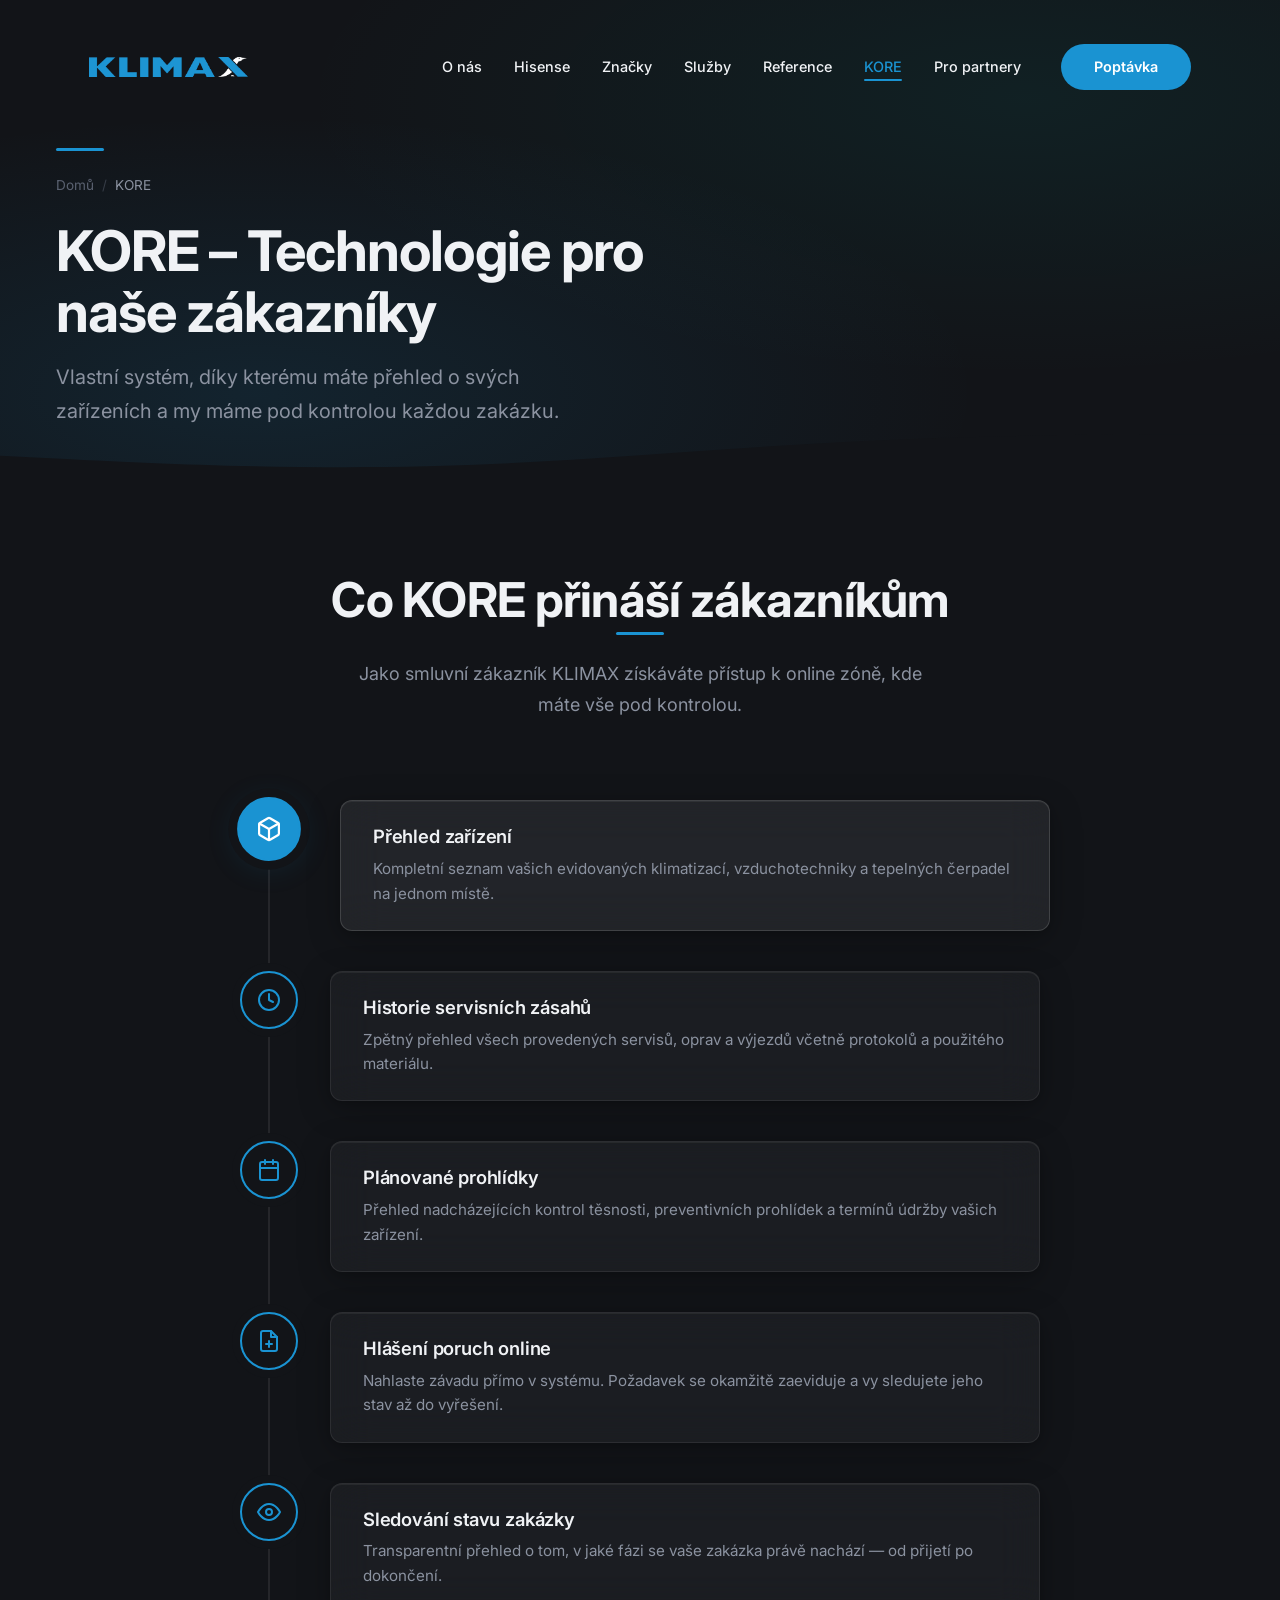
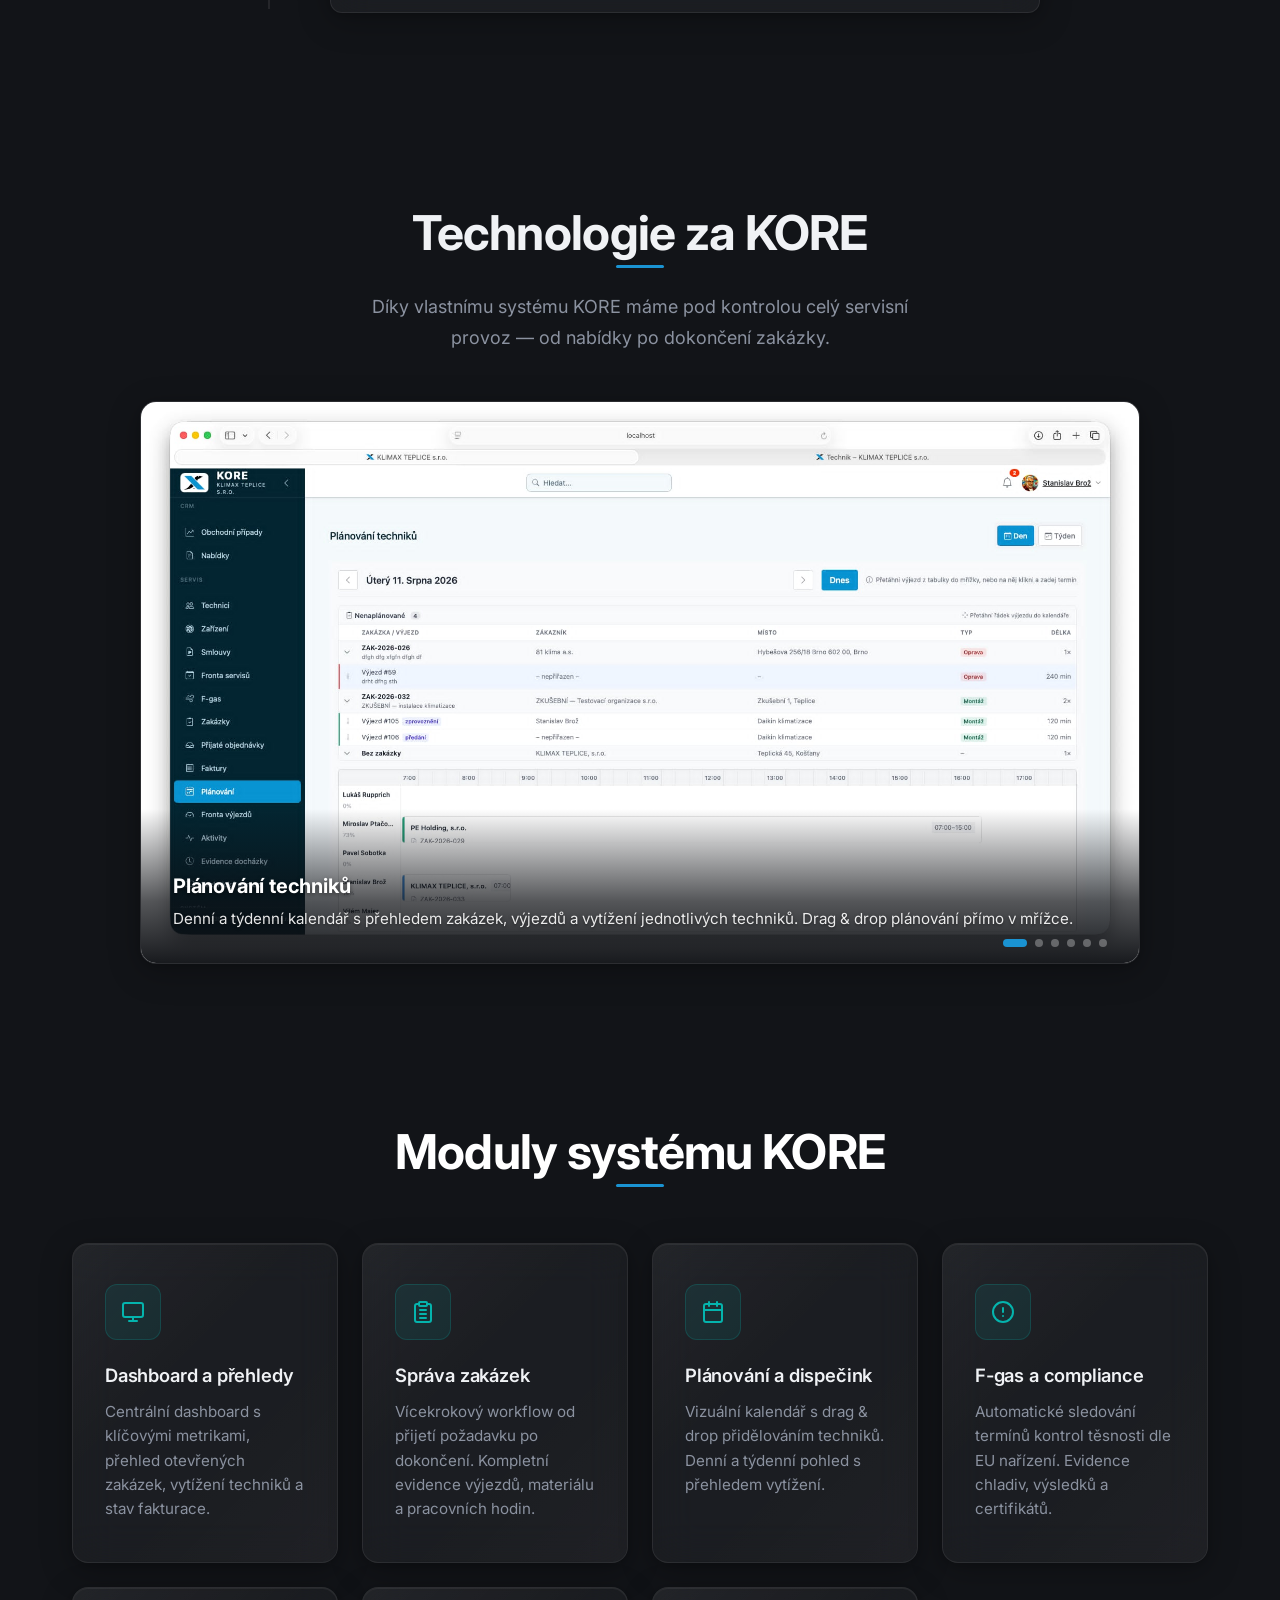
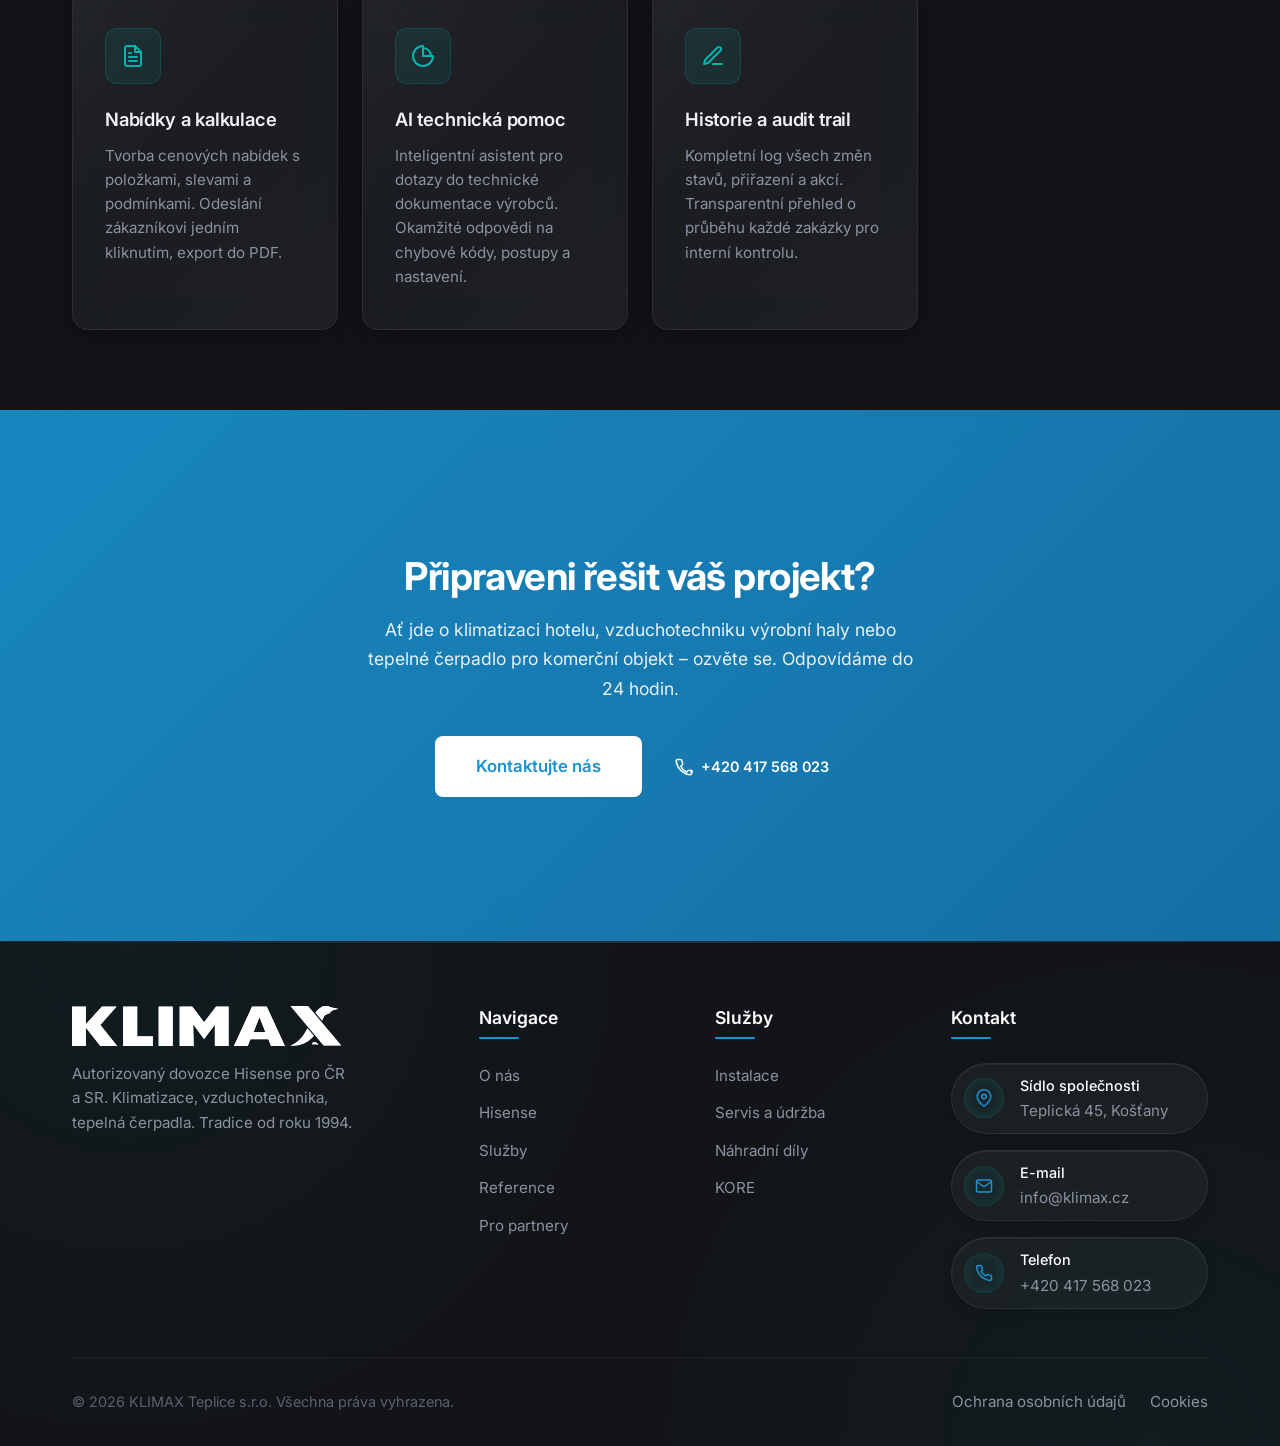
<file: kore.html>
<!DOCTYPE html>
<html lang="cs">
<head>
    <meta charset="UTF-8">
    <meta name="viewport" content="width=device-width, initial-scale=1.0">
    <meta name="description" content="KORE – systém KLIMAX Teplice pro správu zařízení, servisních zásahů a plánovaných prohlídek. Online přehled pro zákazníky. Tradice od roku 1994.">
    <meta name="robots" content="index, follow">
    <meta name="author" content="KLIMAX Teplice s.r.o.">
    <link rel="canonical" href="https://klimax.cz/kore.html">

    <!-- Favicon -->
    <link rel="icon" type="image/png" href="assets/favicon/favicon-96x96.png" sizes="96x96" />
    <link rel="icon" type="image/svg+xml" href="assets/favicon/favicon.svg" />
    <link rel="shortcut icon" href="assets/favicon/favicon.ico" />
    <link rel="apple-touch-icon" sizes="180x180" href="assets/favicon/apple-touch-icon.png" />
    <meta name="apple-mobile-web-app-title" content="Klimax" />
    <link rel="manifest" href="assets/favicon/site.webmanifest" />

    <!-- Open Graph -->
    <meta property="og:title" content="KORE | KLIMAX Teplice">
    <meta property="og:description" content="KORE – systém pro zákazníky i interní řízení servisu KLIMAX Teplice. Tradice od roku 1994.">
    <meta property="og:type" content="website">
    <meta property="og:url" content="https://klimax.cz/kore.html">
    <meta property="og:image" content="https://klimax.cz/assets/images/team.png">
    <meta property="og:locale" content="cs_CZ">
    <title>KORE | KLIMAX Teplice</title>
    <link rel="stylesheet" href="css/variables.css">
    <link rel="stylesheet" href="css/layout.css">
    <link rel="stylesheet" href="css/components.css">
    <link rel="stylesheet" href="css/pages.css">
    <link rel="stylesheet" href="css/subpages.css">
    <link rel="preconnect" href="https://fonts.googleapis.com">
    <link rel="preconnect" href="https://fonts.gstatic.com" crossorigin>
</head>
<body>
    <nav class="nav" id="main-nav" role="navigation" aria-label="Hlavní navigace">
        <div class="container nav__inner">
            <a href="index.html" class="nav__logo" aria-label="KLIMAX – domovská stránka">
                <img src="assets/images/Klimax.webp" alt="KLIMAX Logo" class="nav__logo-img" width="140" height="40">
            </a>
            <ul class="nav__menu" id="nav-menu">
                <li class="nav__menu-item"><a href="o-nas.html" class="nav__menu-link">O nás</a></li>
                <li class="nav__menu-item"><a href="hisense.html" class="nav__menu-link">Hisense</a></li>
                <li class="nav__menu-item"><a href="ostatni-znacky.html" class="nav__menu-link">Značky</a></li>
                <li class="nav__menu-item"><a href="sluzby.html" class="nav__menu-link">Služby</a></li>
                <li class="nav__menu-item"><a href="reference.html" class="nav__menu-link">Reference</a></li>
                <li class="nav__menu-item"><a href="kore.html" class="nav__menu-link nav__menu-link--active">KORE</a></li>
                <li class="nav__menu-item"><a href="pro-partnery.html" class="nav__menu-link">Pro partnery</a></li>
                <li class="nav__menu-item"><a href="kontakt.html" class="btn btn--primary btn--pill nav__cta" id="nav-cta">Poptávka</a></li>
            </ul>
            <button class="nav__toggle" id="nav-toggle" aria-label="Otevřít menu" aria-expanded="false">
                <span class="nav__toggle-bar"></span>
                <span class="nav__toggle-bar"></span>
                <span class="nav__toggle-bar"></span>
            </button>
        </div>
    </nav>

    <main>
        <header class="page-hero page-hero__bg--gradient">
            <div class="container page-hero__content">
                <nav class="breadcrumb" aria-label="Drobečková navigace">
                    <a href="index.html" class="breadcrumb__link">Domů</a>
                    <span class="breadcrumb__separator">/</span>
                    <span class="breadcrumb__current">KORE</span>
                </nav>
                <h1 class="page-hero__title">KORE – Technologie pro naše zákazníky</h1>
                <p class="page-hero__subtitle">Vlastní systém, díky kterému máte přehled o svých zařízeních a my máme pod kontrolou každou zakázku.</p>
            </div>
            <div class="page-hero__wave">
            <svg xmlns="http://www.w3.org/2000/svg" viewBox="0 0 1440 120" preserveAspectRatio="none"><path fill="var(--bg-primary)" fill-opacity="1" d="M0,64L80,69.3C160,75,320,85,480,80C640,75,800,53,960,42.7C1120,32,1280,32,1360,32L1440,32L1440,120L1360,120C1280,120,1120,120,960,120C800,120,640,120,480,120C320,120,160,120,80,120L0,120Z"></path></svg>
        </div>
        </header>

        <section class="section">
            <div class="container fade-in">
                <div class="section__header">
                    <h2 class="section__title">Co KORE přináší zákazníkům</h2>
                    <p class="section__subtitle">Jako smluvní zákazník KLIMAX získáváte přístup k online zóně, kde máte vše pod kontrolou.</p>
                </div>
                <div class="customer-journey">
                    <div class="journey-step">
                        <div class="journey-step__icon">
                            <svg width="24" height="24" viewBox="0 0 24 24" fill="none" stroke="currentColor" stroke-width="2" stroke-linecap="round" stroke-linejoin="round"><path d="M21 16V8a2 2 0 0 0-1-1.73l-7-4a2 2 0 0 0-2 0l-7 4A2 2 0 0 0 3 8v8a2 2 0 0 0 1 1.73l7 4a2 2 0 0 0 2 0l7-4A2 2 0 0 0 21 16z"></path><polyline points="3.27 6.96 12 12.01 20.73 6.96"></polyline><line x1="12" y1="22.08" x2="12" y2="12"></line></svg>
                        </div>
                        <div class="journey-step__content">
                            <h3 class="journey-step__title">Přehled zařízení</h3>
                            <p class="journey-step__text">Kompletní seznam vašich evidovaných klimatizací, vzduchotechniky a tepelných čerpadel na jednom místě.</p>
                        </div>
                    </div>
                    <div class="journey-step">
                        <div class="journey-step__icon">
                            <svg width="24" height="24" viewBox="0 0 24 24" fill="none" stroke="currentColor" stroke-width="2" stroke-linecap="round" stroke-linejoin="round"><circle cx="12" cy="12" r="10"></circle><polyline points="12 6 12 12 16 14"></polyline></svg>
                        </div>
                        <div class="journey-step__content">
                            <h3 class="journey-step__title">Historie servisních zásahů</h3>
                            <p class="journey-step__text">Zpětný přehled všech provedených servisů, oprav a výjezdů včetně protokolů a použitého materiálu.</p>
                        </div>
                    </div>
                    <div class="journey-step">
                        <div class="journey-step__icon">
                            <svg width="24" height="24" viewBox="0 0 24 24" fill="none" stroke="currentColor" stroke-width="2" stroke-linecap="round" stroke-linejoin="round"><rect x="3" y="4" width="18" height="18" rx="2" ry="2"></rect><line x1="16" y1="2" x2="16" y2="6"></line><line x1="8" y1="2" x2="8" y2="6"></line><line x1="3" y1="10" x2="21" y2="10"></line></svg>
                        </div>
                        <div class="journey-step__content">
                            <h3 class="journey-step__title">Plánované prohlídky</h3>
                            <p class="journey-step__text">Přehled nadcházejících kontrol těsnosti, preventivních prohlídek a termínů údržby vašich zařízení.</p>
                        </div>
                    </div>
                    <div class="journey-step">
                        <div class="journey-step__icon">
                            <svg width="24" height="24" viewBox="0 0 24 24" fill="none" stroke="currentColor" stroke-width="2" stroke-linecap="round" stroke-linejoin="round"><path d="M14 2H6a2 2 0 0 0-2 2v16a2 2 0 0 0 2 2h12a2 2 0 0 0 2-2V8z"></path><polyline points="14 2 14 8 20 8"></polyline><line x1="12" y1="18" x2="12" y2="12"></line><line x1="9" y1="15" x2="15" y2="15"></line></svg>
                        </div>
                        <div class="journey-step__content">
                            <h3 class="journey-step__title">Hlášení poruch online</h3>
                            <p class="journey-step__text">Nahlaste závadu přímo v systému. Požadavek se okamžitě zaeviduje a vy sledujete jeho stav až do vyřešení.</p>
                        </div>
                    </div>
                    <div class="journey-step">
                        <div class="journey-step__icon">
                            <svg width="24" height="24" viewBox="0 0 24 24" fill="none" stroke="currentColor" stroke-width="2" stroke-linecap="round" stroke-linejoin="round"><path d="M1 12s4-8 11-8 11 8 11 8-4 8-11 8-11-8-11-8z"></path><circle cx="12" cy="12" r="3"></circle></svg>
                        </div>
                        <div class="journey-step__content">
                            <h3 class="journey-step__title">Sledování stavu zakázky</h3>
                            <p class="journey-step__text">Transparentní přehled o tom, v jaké fázi se vaše zakázka právě nachází — od přijetí po dokončení.</p>
                        </div>
                    </div>
                </div>
            </div>
        </section>

        <section class="section">
            <div class="container fade-in">
                <div class="section__header">
                    <h2 class="section__title">Technologie za KORE</h2>
                    <p class="section__subtitle">Díky vlastnímu systému KORE máme pod kontrolou celý servisní provoz — od nabídky po dokončení zakázky.</p>
                </div>
                <div class="kore-slideshow" id="kore-slideshow">
                    <div class="kore-slideshow__track">
                        <div class="kore-slideshow__slide kore-slideshow__slide--active">
                            <img src="assets/kore-images/kore-planovani-techniku.jpg" alt="Plánování techniků v KORE" loading="lazy">
                            <div class="kore-slideshow__overlay">
                                <h3>Plánování techniků</h3>
                                <p>Denní a týdenní kalendář s přehledem zakázek, výjezdů a vytížení jednotlivých techniků. Drag & drop plánování přímo v mřížce.</p>
                            </div>
                        </div>
                        <div class="kore-slideshow__slide">
                            <img src="assets/kore-images/kore-detail-zakazky.jpg" alt="Detail zakázky v KORE" loading="lazy">
                            <div class="kore-slideshow__overlay">
                                <h3>Řízení zakázek</h3>
                                <p>Kompletní workflow zakázky od přijetí po dokončení. Přehled historie, výjezdů, dokumentů a nákladů na jednom místě.</p>
                            </div>
                        </div>
                        <div class="kore-slideshow__slide">
                            <img src="assets/kore-images/kore-fgas-evidence.jpg" alt="F-gas evidence v KORE" loading="lazy">
                            <div class="kore-slideshow__overlay">
                                <h3>F-gas evidence</h3>
                                <p>Automatické sledování kontrol těsnosti dle nařízení EU. Přehled zařízení po termínu, blížících se kontrol a kompletní záznamy s výsledky.</p>
                            </div>
                        </div>
                        <div class="kore-slideshow__slide">
                            <img src="assets/kore-images/kore-detail-nabidky.jpg" alt="Detail nabídky v KORE" loading="lazy">
                            <div class="kore-slideshow__overlay">
                                <h3>Nabídky a kalkulace</h3>
                                <p>Tvorba cenových nabídek s položkami, slevami a podmínkami. Odeslání zákazníkovi jedním kliknutím, export do PDF.</p>
                            </div>
                        </div>
                        <div class="kore-slideshow__slide">
                            <img src="assets/kore-images/kore-technicka-pomoc.jpg" alt="Technická pomoc v KORE" loading="lazy">
                            <div class="kore-slideshow__overlay">
                                <h3>AI technická pomoc</h3>
                                <p>Inteligentní asistent pro dotazy do technické dokumentace výrobců. Okamžité odpovědi na chybové kódy, postupy a nastavení.</p>
                            </div>
                        </div>
                        <div class="kore-slideshow__slide">
                            <img src="assets/kore-images/kore-historie-zakazky.jpg" alt="Historie zakázky v KORE" loading="lazy">
                            <div class="kore-slideshow__overlay">
                                <h3>Historie a audit trail</h3>
                                <p>Kompletní log všech změn stavů, přiřazení a akcí. Transparentní přehled o průběhu každé zakázky pro interní kontrolu.</p>
                            </div>
                        </div>
                    </div>
                    
                    <button class="kore-slideshow__btn kore-slideshow__btn--prev" aria-label="Předchozí slide">
                        <svg width="24" height="24" viewBox="0 0 24 24" fill="none" stroke="currentColor" stroke-width="2" stroke-linecap="round" stroke-linejoin="round"><polyline points="15 18 9 12 15 6"></polyline></svg>
                    </button>
                    <button class="kore-slideshow__btn kore-slideshow__btn--next" aria-label="Další slide">
                        <svg width="24" height="24" viewBox="0 0 24 24" fill="none" stroke="currentColor" stroke-width="2" stroke-linecap="round" stroke-linejoin="round"><polyline points="9 18 15 12 9 6"></polyline></svg>
                    </button>

                    <div class="kore-slideshow__dots">
                        <button class="kore-slideshow__dot kore-slideshow__dot--active" aria-label="Zobrazit slide 1"></button>
                        <button class="kore-slideshow__dot" aria-label="Zobrazit slide 2"></button>
                        <button class="kore-slideshow__dot" aria-label="Zobrazit slide 3"></button>
                        <button class="kore-slideshow__dot" aria-label="Zobrazit slide 4"></button>
                        <button class="kore-slideshow__dot" aria-label="Zobrazit slide 5"></button>
                        <button class="kore-slideshow__dot" aria-label="Zobrazit slide 6"></button>
                    </div>
                </div>
            </div>
        </section>

        <section class="section section--dark">
            <div class="container fade-in">
                <div class="section__header">
                    <h2 class="section__title">Moduly systému KORE</h2>
                </div>
                <div class="feature-grid">
                    <div class="feature-card">
                        <div class="feature-card__icon">
                            <svg width="24" height="24" viewBox="0 0 24 24" fill="none" stroke="currentColor" stroke-width="2" stroke-linecap="round" stroke-linejoin="round"><rect x="2" y="3" width="20" height="14" rx="2" ry="2"></rect><line x1="8" y1="21" x2="16" y2="21"></line><line x1="12" y1="17" x2="12" y2="21"></line></svg>
                        </div>
                        <h3 class="feature-card__title">Dashboard a přehledy</h3>
                        <p class="feature-card__text">Centrální dashboard s klíčovými metrikami, přehled otevřených zakázek, vytížení techniků a stav fakturace.</p>
                    </div>
                    <div class="feature-card">
                        <div class="feature-card__icon">
                            <svg width="24" height="24" viewBox="0 0 24 24" fill="none" stroke="currentColor" stroke-width="2" stroke-linecap="round" stroke-linejoin="round"><path d="M16 4h2a2 2 0 0 1 2 2v14a2 2 0 0 1-2 2H6a2 2 0 0 1-2-2V6a2 2 0 0 1 2-2h2"></path><rect x="8" y="2" width="8" height="4" rx="1" ry="1"></rect><path d="M9 14h6"></path><path d="M9 18h6"></path><path d="M9 10h6"></path></svg>
                        </div>
                        <h3 class="feature-card__title">Správa zakázek</h3>
                        <p class="feature-card__text">Vícekrokový workflow od přijetí požadavku po dokončení. Kompletní evidence výjezdů, materiálu a pracovních hodin.</p>
                    </div>
                    <div class="feature-card">
                        <div class="feature-card__icon">
                            <svg width="24" height="24" viewBox="0 0 24 24" fill="none" stroke="currentColor" stroke-width="2" stroke-linecap="round" stroke-linejoin="round"><rect x="3" y="4" width="18" height="18" rx="2" ry="2"></rect><line x1="16" y1="2" x2="16" y2="6"></line><line x1="8" y1="2" x2="8" y2="6"></line><line x1="3" y1="10" x2="21" y2="10"></line></svg>
                        </div>
                        <h3 class="feature-card__title">Plánování a dispečink</h3>
                        <p class="feature-card__text">Vizuální kalendář s drag & drop přidělováním techniků. Denní a týdenní pohled s přehledem vytížení.</p>
                    </div>
                    <div class="feature-card">
                        <div class="feature-card__icon">
                            <svg width="24" height="24" viewBox="0 0 24 24" fill="none" stroke="currentColor" stroke-width="2" stroke-linecap="round" stroke-linejoin="round"><circle cx="12" cy="12" r="10"></circle><line x1="12" y1="8" x2="12" y2="12"></line><line x1="12" y1="16" x2="12.01" y2="16"></line></svg>
                        </div>
                        <h3 class="feature-card__title">F-gas a compliance</h3>
                        <p class="feature-card__text">Automatické sledování termínů kontrol těsnosti dle EU nařízení. Evidence chladiv, výsledků a certifikátů.</p>
                    </div>
                    <div class="feature-card">
                        <div class="feature-card__icon">
                            <svg width="24" height="24" viewBox="0 0 24 24" fill="none" stroke="currentColor" stroke-width="2" stroke-linecap="round" stroke-linejoin="round"><path d="M14 2H6a2 2 0 0 0-2 2v16a2 2 0 0 0 2 2h12a2 2 0 0 0 2-2V8z"></path><polyline points="14 2 14 8 20 8"></polyline><line x1="16" y1="13" x2="8" y2="13"></line><line x1="16" y1="17" x2="8" y2="17"></line><polyline points="10 9 9 9 8 9"></polyline></svg>
                        </div>
                        <h3 class="feature-card__title">Nabídky a kalkulace</h3>
                        <p class="feature-card__text">Tvorba cenových nabídek s položkami, slevami a podmínkami. Odeslání zákazníkovi jedním kliknutím, export do PDF.</p>
                    </div>
                    <div class="feature-card">
                        <div class="feature-card__icon">
                            <svg width="24" height="24" viewBox="0 0 24 24" fill="none" stroke="currentColor" stroke-width="2" stroke-linecap="round" stroke-linejoin="round"><path d="M12 2a10 10 0 1 0 10 10H12V2z"></path><path d="M20 12a8 8 0 0 0-8-8v8h8z"></path></svg>
                        </div>
                        <h3 class="feature-card__title">AI technická pomoc</h3>
                        <p class="feature-card__text">Inteligentní asistent pro dotazy do technické dokumentace výrobců. Okamžité odpovědi na chybové kódy, postupy a nastavení.</p>
                    </div>
                    <div class="feature-card">
                        <div class="feature-card__icon">
                            <svg width="24" height="24" viewBox="0 0 24 24" fill="none" stroke="currentColor" stroke-width="2" stroke-linecap="round" stroke-linejoin="round"><path d="M12 20h9"></path><path d="M16.5 3.5a2.121 2.121 0 0 1 3 3L7 19l-4 1 1-4L16.5 3.5z"></path></svg>
                        </div>
                        <h3 class="feature-card__title">Historie a audit trail</h3>
                        <p class="feature-card__text">Kompletní log všech změn stavů, přiřazení a akcí. Transparentní přehled o průběhu každé zakázky pro interní kontrolu.</p>
                    </div>
                </div>
            </div>
        </section>

        <section class="section cta-section" id="cta">
            <div class="container cta-section__content fade-in">
                <h2 class="cta-section__title">Připraveni řešit váš projekt?</h2>
                <p class="cta-section__text">
                    Ať jde o klimatizaci hotelu, vzduchotechniku výrobní haly nebo tepelné čerpadlo
                    pro komerční objekt – ozvěte se. Odpovídáme do 24 hodin.
                </p>
                <div class="cta-section__actions">
                    <a href="kontakt.html" class="btn btn--white btn--lg btn--pill" id="cta-contact">Kontaktujte nás</a>
                    <a href="tel:+420417568023" class="btn btn--ghost-white" id="cta-phone">
                        <svg width="18" height="18" viewBox="0 0 18 18" fill="none" stroke="currentColor" stroke-width="1.5" aria-hidden="true"><path d="M16.5 12.69v2.5a1.67 1.67 0 01-1.82 1.67A16.5 16.5 0 011.14 3.32 1.67 1.67 0 012.81 1.5h2.5a1.67 1.67 0 011.67 1.43 10.72 10.72 0 00.58 2.35 1.67 1.67 0 01-.37 1.76L5.84 8.39a13.33 13.33 0 005.77 5.77l1.35-1.35a1.67 1.67 0 011.76-.37 10.72 10.72 0 002.35.58 1.67 1.67 0 011.43 1.67z"/></svg>
                        +420 417 568 023
                    </a>
                </div>
            </div>
        </section>
    </main>

    <footer class="footer" id="footer">
        <div class="container">
            <div class="footer__grid">
                <div class="footer__col">
                    <a href="index.html" class="footer__logo" aria-label="KLIMAX">
                        <img src="assets/images/Klimax-white.webp" alt="KLIMAX Logo" class="footer__logo-img" width="140" height="40">
                    </a>
                    <p class="footer__about">
                        Autorizovaný dovozce Hisense pro ČR a SR.
                        Klimatizace, vzduchotechnika, tepelná čerpadla.
                        Tradice od&nbsp;roku 1994.
                    </p>
                </div>
                <div class="footer__col">
                    <h4 class="footer__title">Navigace</h4>
                    <ul class="footer__links">
                        <li><a href="o-nas.html" class="footer__link">O nás</a></li>
                        <li><a href="hisense.html" class="footer__link">Hisense</a></li>
                        <li><a href="sluzby.html" class="footer__link">Služby</a></li>
                        <li><a href="reference.html" class="footer__link">Reference</a></li>
                        <li><a href="pro-partnery.html" class="footer__link">Pro partnery</a></li>
                    </ul>
                </div>
                <div class="footer__col">
                    <h4 class="footer__title">Služby</h4>
                    <ul class="footer__links">
                        <li><a href="sluzby.html#instalace" class="footer__link">Instalace</a></li>
                        <li><a href="sluzby.html#servis" class="footer__link">Servis a údržba</a></li>
                        <li><a href="sluzby.html#nahradni-dily" class="footer__link">Náhradní díly</a></li>
                        <li><a href="kore.html" class="footer__link">KORE</a></li>
                    </ul>
                </div>
                <div class="footer__col">
                    <h4 class="footer__title">Kontakt</h4>
                    <div class="footer__contact">
                        <a href="https://maps.google.com/?q=Teplická+45,+Košťany" target="_blank" rel="noopener noreferrer" class="footer__contact-item">
                            <div class="footer__contact-icon">
                                <svg width="18" height="18" viewBox="0 0 24 24" fill="none" stroke="currentColor" stroke-width="2" stroke-linecap="round" stroke-linejoin="round"><path d="M21 10c0 7-9 13-9 13s-9-6-9-13a9 9 0 0 1 18 0z"></path><circle cx="12" cy="10" r="3"></circle></svg>
                            </div>
                            <div class="footer__contact-text">
                                <strong>Sídlo společnosti</strong>
                                <span>Teplická 45, Košťany</span>
                            </div>
                        </a>
                        <a href="mailto:info@klimax.cz" class="footer__contact-item">
                            <div class="footer__contact-icon">
                                <svg width="18" height="18" viewBox="0 0 24 24" fill="none" stroke="currentColor" stroke-width="2" stroke-linecap="round" stroke-linejoin="round"><path d="M4 4h16c1.1 0 2 .9 2 2v12c0 1.1-.9 2-2 2H4c-1.1 0-2-.9-2-2V6c0-1.1.9-2 2-2z"></path><polyline points="22,6 12,13 2,6"></polyline></svg>
                            </div>
                            <div class="footer__contact-text">
                                <strong>E-mail</strong>
                                <span>info@klimax.cz</span>
                            </div>
                        </a>
                        <a href="tel:+420417568023" class="footer__contact-item">
                            <div class="footer__contact-icon">
                                <svg width="18" height="18" viewBox="0 0 24 24" fill="none" stroke="currentColor" stroke-width="2" stroke-linecap="round" stroke-linejoin="round"><path d="M22 16.92v3a2 2 0 0 1-2.18 2 19.79 19.79 0 0 1-8.63-3.07 19.5 19.5 0 0 1-6-6 19.79 19.79 0 0 1-3.07-8.67A2 2 0 0 1 4.11 2h3a2 2 0 0 1 2 1.72 12.84 12.84 0 0 0 .7 2.81 2 2 0 0 1-.45 2.11L8.09 9.91a16 16 0 0 0 6 6l1.27-1.27a2 2 0 0 1 2.11-.45 12.84 12.84 0 0 0 2.81.7A2 2 0 0 1 22 16.92z"></path></svg>
                            </div>
                            <div class="footer__contact-text">
                                <strong>Telefon</strong>
                                <span>+420 417 568 023</span>
                            </div>
                        </a>
                    </div>
                </div>
            </div>
            <div class="footer__bottom">
                <p class="footer__copyright">&copy; 2026 KLIMAX Teplice s.r.o. Všechna práva vyhrazena.</p>
                <div class="footer__bottom-links">
                    <a href="#" class="footer__link">Ochrana osobních údajů</a>
                    <a href="#" class="footer__link">Cookies</a>
                </div>
            </div>
        </div>
    </footer>

    <script src="js/main.js"></script>
</body>
</html>
</file>
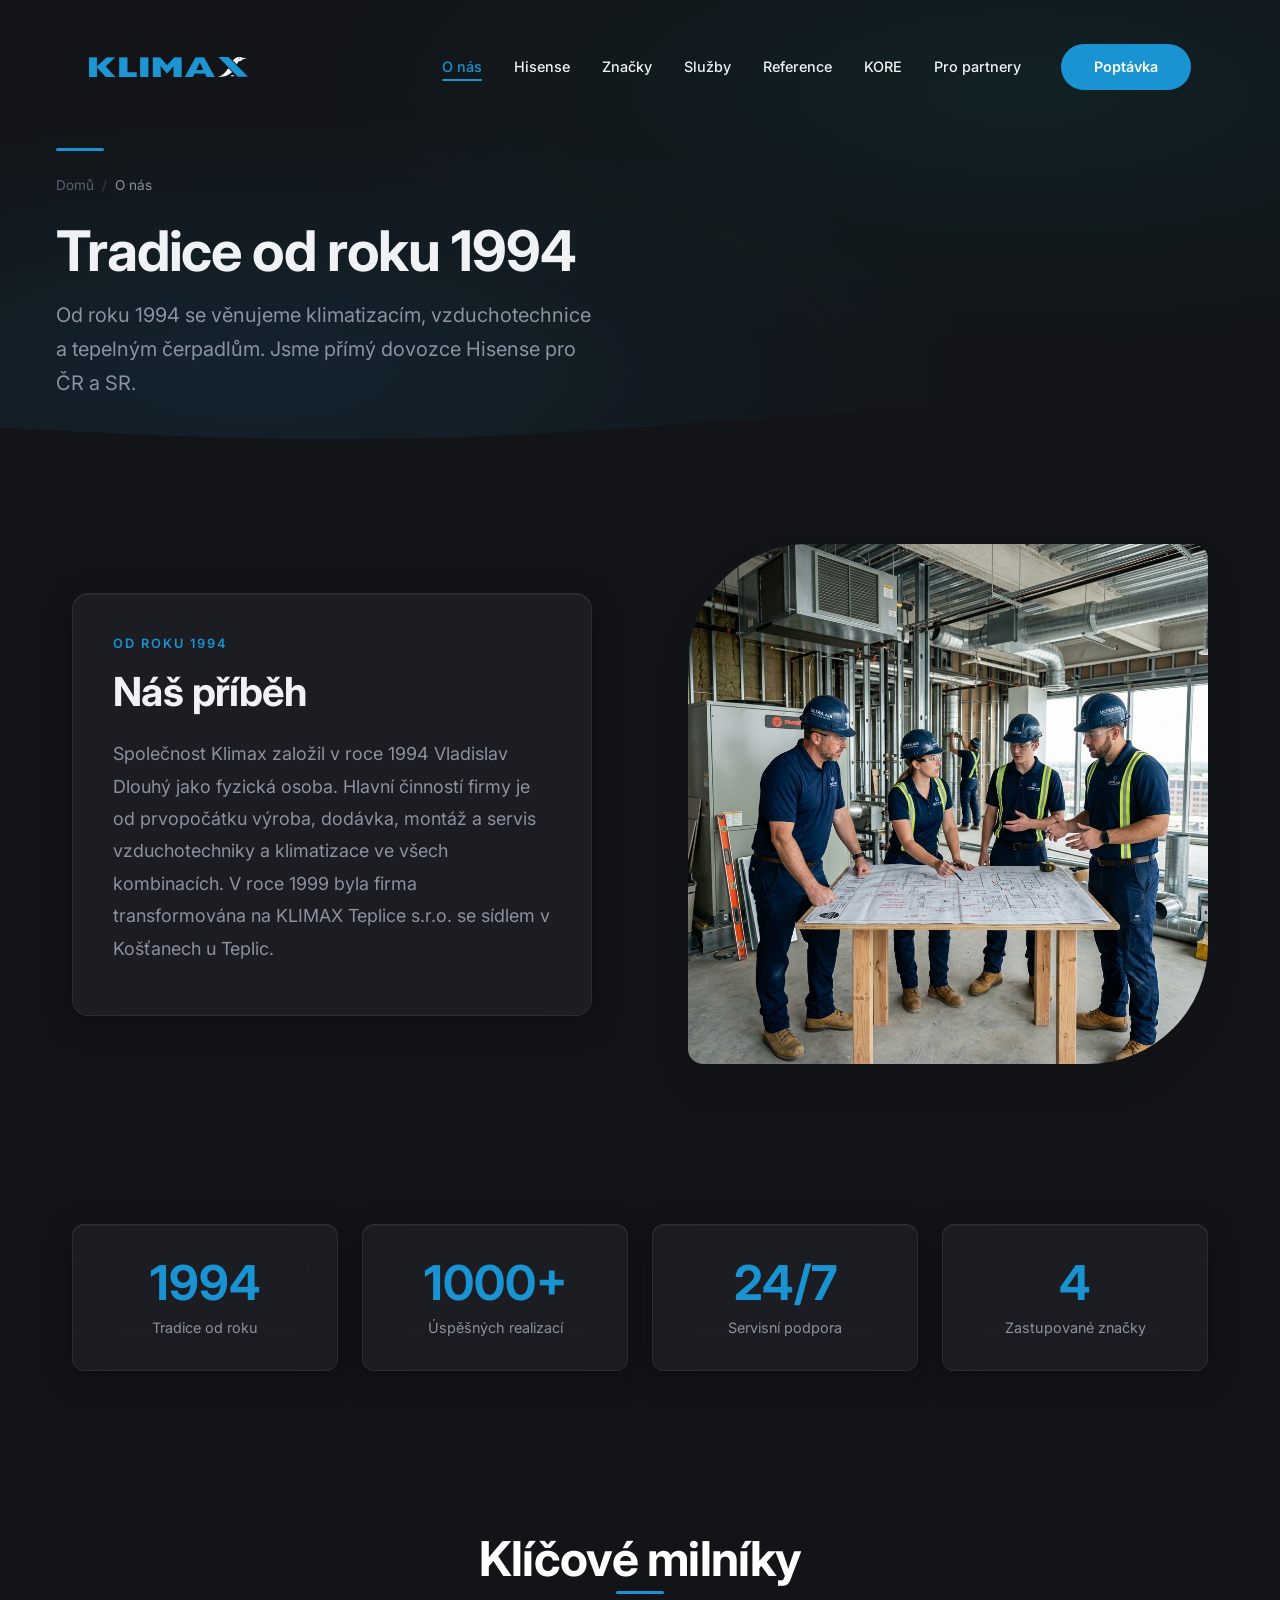
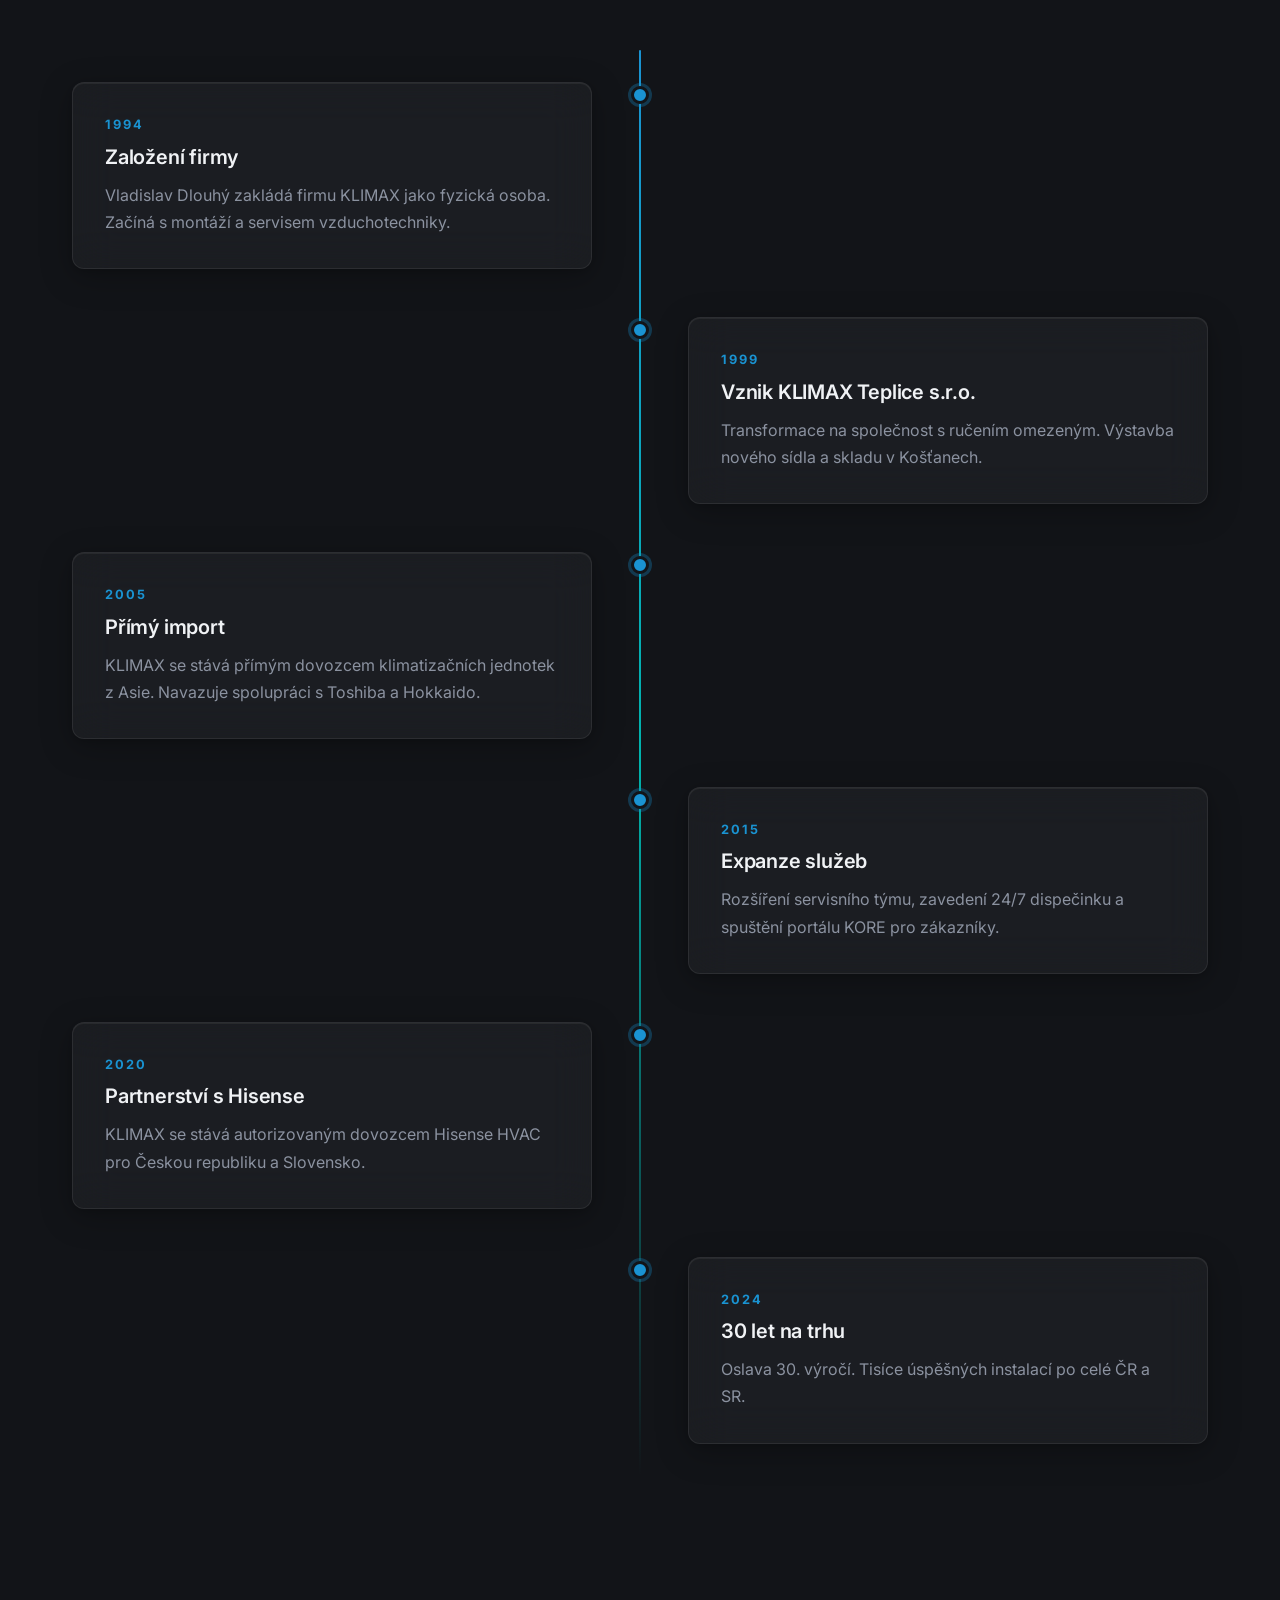
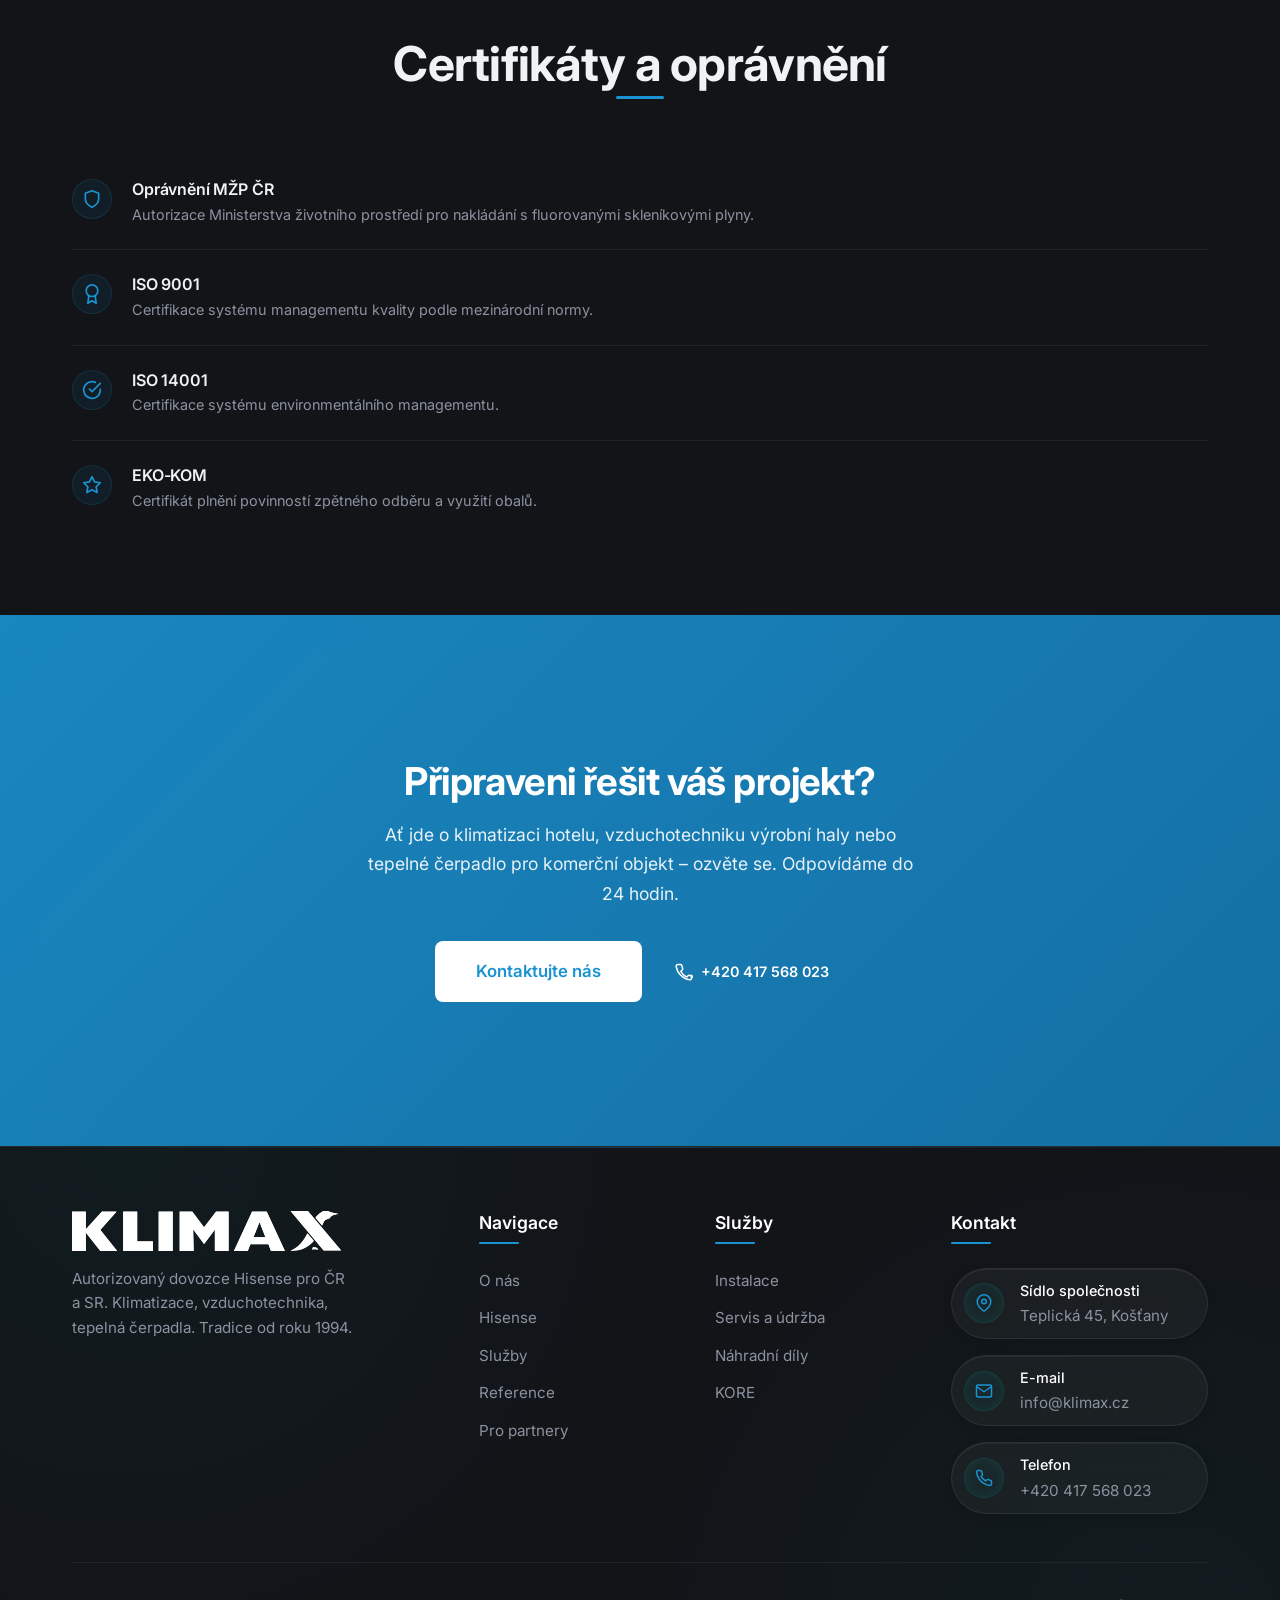
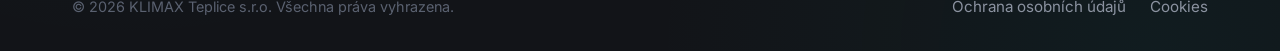
<file: o-nas.html>
<!DOCTYPE html>
<html lang="cs">
<head>
    <meta charset="UTF-8">
    <meta name="viewport" content="width=device-width, initial-scale=1.0">
    <meta name="description" content="Tradice od roku 1994 v oboru. Věnujeme se klimatizacím, vzduchotechnice a tepelným čerpadlům. Jsme přímý dovozce Hisense pro ČR a SR.">
    <meta name="robots" content="index, follow">
    <meta name="author" content="KLIMAX Teplice s.r.o.">
    <link rel="canonical" href="https://klimax.cz/o-nas.html">

    <!-- Favicon -->
    <link rel="icon" type="image/png" href="assets/favicon/favicon-96x96.png" sizes="96x96" />
    <link rel="icon" type="image/svg+xml" href="assets/favicon/favicon.svg" />
    <link rel="shortcut icon" href="assets/favicon/favicon.ico" />
    <link rel="apple-touch-icon" sizes="180x180" href="assets/favicon/apple-touch-icon.png" />
    <meta name="apple-mobile-web-app-title" content="Klimax" />
    <link rel="manifest" href="assets/favicon/site.webmanifest" />

    <!-- Open Graph -->
    <meta property="og:title" content="O nás | KLIMAX Teplice">
    <meta property="og:description" content="Tradice od roku 1994 v oboru. Věnujeme se klimatizacím, vzduchotechnice a tepelným čerpadlům. Jsme přímý dovozce Hisense pro ČR a SR.">
    <meta property="og:type" content="website">
    <meta property="og:url" content="https://klimax.cz/o-nas.html">
    <meta property="og:image" content="https://klimax.cz/assets/images/team.png">
    <meta property="og:locale" content="cs_CZ">
    <title>O nás | KLIMAX Teplice</title>
    <link rel="stylesheet" href="css/variables.css">
    <link rel="stylesheet" href="css/layout.css">
    <link rel="stylesheet" href="css/components.css">
    <link rel="stylesheet" href="css/pages.css">
    <link rel="stylesheet" href="css/subpages.css">
    <link rel="preconnect" href="https://fonts.googleapis.com">
    <link rel="preconnect" href="https://fonts.gstatic.com" crossorigin>
</head>
<body>

<nav class="nav" id="main-nav" role="navigation" aria-label="Hlavní navigace">
    <div class="container nav__inner">
        <a href="index.html" class="nav__logo" aria-label="KLIMAX – domovská stránka">
            <img src="assets/images/Klimax.webp" alt="KLIMAX Logo" class="nav__logo-img" width="140" height="40">
        </a>
        <ul class="nav__menu" id="nav-menu">
            <li class="nav__menu-item"><a href="o-nas.html" class="nav__menu-link nav__menu-link--active">O nás</a></li>
            <li class="nav__menu-item"><a href="hisense.html" class="nav__menu-link">Hisense</a></li>
            <li class="nav__menu-item"><a href="ostatni-znacky.html" class="nav__menu-link">Značky</a></li>
            <li class="nav__menu-item"><a href="sluzby.html" class="nav__menu-link">Služby</a></li>
            <li class="nav__menu-item"><a href="reference.html" class="nav__menu-link">Reference</a></li>
            <li class="nav__menu-item"><a href="kore.html" class="nav__menu-link">KORE</a></li>
            <li class="nav__menu-item"><a href="pro-partnery.html" class="nav__menu-link">Pro partnery</a></li>
            <li class="nav__menu-item"><a href="kontakt.html" class="btn btn--primary btn--pill nav__cta" id="nav-cta">Poptávka</a></li>
        </ul>
        <button class="nav__toggle" id="nav-toggle" aria-label="Otevřít menu" aria-expanded="false">
            <span class="nav__toggle-bar"></span>
            <span class="nav__toggle-bar"></span>
            <span class="nav__toggle-bar"></span>
        </button>
    </div>
</nav>

<main>
    <header class="page-hero page-hero__bg--gradient">
        <div class="container page-hero__content">
            <div class="breadcrumb">
                <a href="index.html">Domů</a>
                <span class="breadcrumb__separator">/</span>
                <span class="breadcrumb__current">O nás</span>
            </div>
            <h1 class="page-hero__title">Tradice od roku 1994</h1>
            <p class="page-hero__subtitle">Od roku 1994 se věnujeme klimatizacím, vzduchotechnice a tepelným čerpadlům. Jsme přímý dovozce Hisense pro ČR a SR.</p>
        </div>
        <div class="page-hero__wave">
            <svg xmlns="http://www.w3.org/2000/svg" viewBox="0 0 1440 120" preserveAspectRatio="none"><path fill="var(--bg-primary)" fill-opacity="1" d="M0,64L80,69.3C160,75,320,85,480,80C640,75,800,53,960,42.7C1120,32,1280,32,1360,32L1440,32L1440,120L1360,120C1280,120,1120,120,960,120C800,120,640,120,480,120C320,120,160,120,80,120L0,120Z"></path></svg>
        </div>
    </header>

    <section class="section">
        <div class="container fade-in">
            <div class="z-row">
                <div class="z-row__content">
                    <span class="z-row__label">Od roku 1994</span>
                    <h2 class="z-row__title">Náš příběh</h2>
                    <p class="z-row__text">
                        Společnost Klimax založil v roce 1994 Vladislav Dlouhý jako fyzická osoba. Hlavní činností firmy je od prvopočátku výroba, dodávka, montáž a servis vzduchotechniky a klimatizace ve všech kombinacích. V roce 1999 byla firma transformována na KLIMAX Teplice s.r.o. se sídlem v Košťanech u Teplic.
                    </p>
                </div>
                <div class="z-row__image">
                    <img src="assets/images/team.png" alt="Náš příběh - Tým Klimax" width="600" height="400" loading="lazy">
                </div>
            </div>
        </div>
    </section>

    <section class="section">
        <div class="container fade-in">
            <div class="stat-grid">
                <div class="stat-card">
                    <div class="stat-card__value">1994</div>
                    <div class="stat-card__label">Tradice od roku</div>
                </div>
                <div class="stat-card">
                    <div class="stat-card__value">1000+</div>
                    <div class="stat-card__label">Úspěšných realizací</div>
                </div>
                <div class="stat-card">
                    <div class="stat-card__value">24/7</div>
                    <div class="stat-card__label">Servisní podpora</div>
                </div>
                <div class="stat-card">
                    <div class="stat-card__value">4</div>
                    <div class="stat-card__label">Zastupované značky</div>
                </div>
            </div>
        </div>
    </section>

    <section class="section section--dark">
        <div class="container fade-in">
            <div class="section__header">
                <h2 class="section__title">Klíčové milníky</h2>
            </div>
            
            <div class="timeline">
                <div class="timeline__item">
                    <div class="timeline__dot"></div>
                    <div class="timeline__card">
                        <div class="timeline__year">1994</div>
                        <h3 class="timeline__title">Založení firmy</h3>
                        <p class="timeline__text">Vladislav Dlouhý zakládá firmu KLIMAX jako fyzická osoba. Začíná s montáží a servisem vzduchotechniky.</p>
                    </div>
                </div>
                <div class="timeline__item">
                    <div class="timeline__dot"></div>
                    <div class="timeline__card">
                        <div class="timeline__year">1999</div>
                        <h3 class="timeline__title">Vznik KLIMAX Teplice s.r.o.</h3>
                        <p class="timeline__text">Transformace na společnost s ručením omezeným. Výstavba nového sídla a skladu v Košťanech.</p>
                    </div>
                </div>
                <div class="timeline__item">
                    <div class="timeline__dot"></div>
                    <div class="timeline__card">
                        <div class="timeline__year">2005</div>
                        <h3 class="timeline__title">Přímý import</h3>
                        <p class="timeline__text">KLIMAX se stává přímým dovozcem klimatizačních jednotek z Asie. Navazuje spolupráci s Toshiba a Hokkaido.</p>
                    </div>
                </div>
                <div class="timeline__item">
                    <div class="timeline__dot"></div>
                    <div class="timeline__card">
                        <div class="timeline__year">2015</div>
                        <h3 class="timeline__title">Expanze služeb</h3>
                        <p class="timeline__text">Rozšíření servisního týmu, zavedení 24/7 dispečinku a spuštění portálu KORE pro zákazníky.</p>
                    </div>
                </div>
                <div class="timeline__item">
                    <div class="timeline__dot"></div>
                    <div class="timeline__card">
                        <div class="timeline__year">2020</div>
                        <h3 class="timeline__title">Partnerství s Hisense</h3>
                        <p class="timeline__text">KLIMAX se stává autorizovaným dovozcem Hisense HVAC pro Českou republiku a Slovensko.</p>
                    </div>
                </div>
                <div class="timeline__item">
                    <div class="timeline__dot"></div>
                    <div class="timeline__card">
                        <div class="timeline__year">2024</div>
                        <h3 class="timeline__title">30 let na trhu</h3>
                        <p class="timeline__text">Oslava 30. výročí. Tisíce úspěšných instalací po celé ČR a SR.</p>
                    </div>
                </div>
            </div>
        </div>
    </section>

    <section class="section">
        <div class="container fade-in">
            <div class="section__header">
                <h2 class="section__title">Certifikáty a oprávnění</h2>
            </div>
            <div class="cert-list">
                <div class="cert-list__item">
                    <div class="cert-list__icon">
                        <svg width="20" height="20" viewBox="0 0 24 24" fill="none" stroke="currentColor" stroke-width="2" stroke-linecap="round" stroke-linejoin="round"><path d="M12 22s8-4 8-10V5l-8-3-8 3v7c0 6 8 10 8 10z"></path></svg>
                    </div>
                    <div class="cert-list__content">
                        <h3 class="cert-list__title">Oprávnění MŽP ČR</h3>
                        <p class="cert-list__text">Autorizace Ministerstva životního prostředí pro nakládání s fluorovanými skleníkovými plyny.</p>
                    </div>
                </div>
                <div class="cert-list__item">
                    <div class="cert-list__icon">
                        <svg width="20" height="20" viewBox="0 0 24 24" fill="none" stroke="currentColor" stroke-width="2" stroke-linecap="round" stroke-linejoin="round"><circle cx="12" cy="8" r="7"></circle><polyline points="8.21 13.89 7 23 12 20 17 23 15.79 13.88"></polyline></svg>
                    </div>
                    <div class="cert-list__content">
                        <h3 class="cert-list__title">ISO 9001</h3>
                        <p class="cert-list__text">Certifikace systému managementu kvality podle mezinárodní normy.</p>
                    </div>
                </div>
                <div class="cert-list__item">
                    <div class="cert-list__icon">
                        <svg width="20" height="20" viewBox="0 0 24 24" fill="none" stroke="currentColor" stroke-width="2" stroke-linecap="round" stroke-linejoin="round"><path d="M22 11.08V12a10.00 10.00 0 1 1-5.93-9.14"></path><polyline points="22 4 12 14.01 9 11.01"></polyline></svg>
                    </div>
                    <div class="cert-list__content">
                        <h3 class="cert-list__title">ISO 14001</h3>
                        <p class="cert-list__text">Certifikace systému environmentálního managementu.</p>
                    </div>
                </div>
                <div class="cert-list__item">
                    <div class="cert-list__icon">
                        <svg width="20" height="20" viewBox="0 0 24 24" fill="none" stroke="currentColor" stroke-width="2" stroke-linecap="round" stroke-linejoin="round"><polygon points="12 2 15.09 8.26 22 9.27 17 14.14 18.18 21.02 12 17.77 5.82 21.02 7 14.14 2 9.27 8.91 8.26 12 2"></polygon></svg>
                    </div>
                    <div class="cert-list__content">
                        <h3 class="cert-list__title">EKO-KOM</h3>
                        <p class="cert-list__text">Certifikát plnění povinností zpětného odběru a využití obalů.</p>
                    </div>
                </div>
            </div>
        </div>
    </section>

    <section class="section cta-section" id="cta">
        <div class="container cta-section__content fade-in">
            <h2 class="cta-section__title">Připraveni řešit váš projekt?</h2>
            <p class="cta-section__text">
                Ať jde o klimatizaci hotelu, vzduchotechniku výrobní haly nebo tepelné čerpadlo
                pro komerční objekt – ozvěte se. Odpovídáme do 24 hodin.
            </p>
            <div class="cta-section__actions">
                <a href="kontakt.html" class="btn btn--white btn--lg btn--pill" id="cta-contact">Kontaktujte nás</a>
                <a href="tel:+420417568023" class="btn btn--ghost-white" id="cta-phone">
                    <svg width="18" height="18" viewBox="0 0 18 18" fill="none" stroke="currentColor" stroke-width="1.5" aria-hidden="true"><path d="M16.5 12.69v2.5a1.67 1.67 0 01-1.82 1.67A16.5 16.5 0 011.14 3.32 1.67 1.67 0 012.81 1.5h2.5a1.67 1.67 0 011.67 1.43 10.72 10.72 0 00.58 2.35 1.67 1.67 0 01-.37 1.76L5.84 8.39a13.33 13.33 0 005.77 5.77l1.35-1.35a1.67 1.67 0 011.76-.37 10.72 10.72 0 002.35.58 1.67 1.67 0 011.43 1.67z"/></svg>
                    +420 417 568 023
                </a>
            </div>
        </div>
    </section>
</main>

<footer class="footer" id="footer">
    <div class="container">
        <div class="footer__grid">
            <div class="footer__col">
                <a href="index.html" class="footer__logo" aria-label="KLIMAX">
                    <img src="assets/images/Klimax-white.webp" alt="KLIMAX Logo" class="footer__logo-img" width="140" height="40">
                </a>
                <p class="footer__about">
                    Autorizovaný dovozce Hisense pro ČR a SR.
                    Klimatizace, vzduchotechnika, tepelná čerpadla.
                    Tradice od&nbsp;roku 1994.
                </p>
            </div>
            <div class="footer__col">
                <h4 class="footer__title">Navigace</h4>
                <ul class="footer__links">
                    <li><a href="o-nas.html" class="footer__link">O nás</a></li>
                    <li><a href="hisense.html" class="footer__link">Hisense</a></li>
                    <li><a href="sluzby.html" class="footer__link">Služby</a></li>
                    <li><a href="reference.html" class="footer__link">Reference</a></li>
                    <li><a href="pro-partnery.html" class="footer__link">Pro partnery</a></li>
                </ul>
            </div>
            <div class="footer__col">
                <h4 class="footer__title">Služby</h4>
                <ul class="footer__links">
                    <li><a href="sluzby.html#instalace" class="footer__link">Instalace</a></li>
                    <li><a href="sluzby.html#servis" class="footer__link">Servis a údržba</a></li>
                    <li><a href="sluzby.html#nahradni-dily" class="footer__link">Náhradní díly</a></li>
                    <li><a href="kore.html" class="footer__link">KORE</a></li>
                </ul>
            </div>
            <div class="footer__col">
                <h4 class="footer__title">Kontakt</h4>
                <div class="footer__contact">
                    <a href="https://maps.google.com/?q=Teplická+45,+Košťany" target="_blank" rel="noopener noreferrer" class="footer__contact-item">
                        <div class="footer__contact-icon">
                            <svg width="18" height="18" viewBox="0 0 24 24" fill="none" stroke="currentColor" stroke-width="2" stroke-linecap="round" stroke-linejoin="round"><path d="M21 10c0 7-9 13-9 13s-9-6-9-13a9 9 0 0 1 18 0z"></path><circle cx="12" cy="10" r="3"></circle></svg>
                        </div>
                        <div class="footer__contact-text">
                            <strong>Sídlo společnosti</strong>
                            <span>Teplická 45, Košťany</span>
                        </div>
                    </a>
                    <a href="mailto:info@klimax.cz" class="footer__contact-item">
                        <div class="footer__contact-icon">
                            <svg width="18" height="18" viewBox="0 0 24 24" fill="none" stroke="currentColor" stroke-width="2" stroke-linecap="round" stroke-linejoin="round"><path d="M4 4h16c1.1 0 2 .9 2 2v12c0 1.1-.9 2-2 2H4c-1.1 0-2-.9-2-2V6c0-1.1.9-2 2-2z"></path><polyline points="22,6 12,13 2,6"></polyline></svg>
                        </div>
                        <div class="footer__contact-text">
                            <strong>E-mail</strong>
                            <span>info@klimax.cz</span>
                        </div>
                    </a>
                    <a href="tel:+420417568023" class="footer__contact-item">
                        <div class="footer__contact-icon">
                            <svg width="18" height="18" viewBox="0 0 24 24" fill="none" stroke="currentColor" stroke-width="2" stroke-linecap="round" stroke-linejoin="round"><path d="M22 16.92v3a2 2 0 0 1-2.18 2 19.79 19.79 0 0 1-8.63-3.07 19.5 19.5 0 0 1-6-6 19.79 19.79 0 0 1-3.07-8.67A2 2 0 0 1 4.11 2h3a2 2 0 0 1 2 1.72 12.84 12.84 0 0 0 .7 2.81 2 2 0 0 1-.45 2.11L8.09 9.91a16 16 0 0 0 6 6l1.27-1.27a2 2 0 0 1 2.11-.45 12.84 12.84 0 0 0 2.81.7A2 2 0 0 1 22 16.92z"></path></svg>
                        </div>
                        <div class="footer__contact-text">
                            <strong>Telefon</strong>
                            <span>+420 417 568 023</span>
                        </div>
                    </a>
                </div>
            </div>
        </div>
        <div class="footer__bottom">
            <p class="footer__copyright">&copy; 2026 KLIMAX Teplice s.r.o. Všechna práva vyhrazena.</p>
            <div class="footer__bottom-links">
                <a href="#" class="footer__link">Ochrana osobních údajů</a>
                <a href="#" class="footer__link">Cookies</a>
            </div>
        </div>
    </div>
</footer>

<script src="js/main.js"></script>
</body>
</html>
</file>
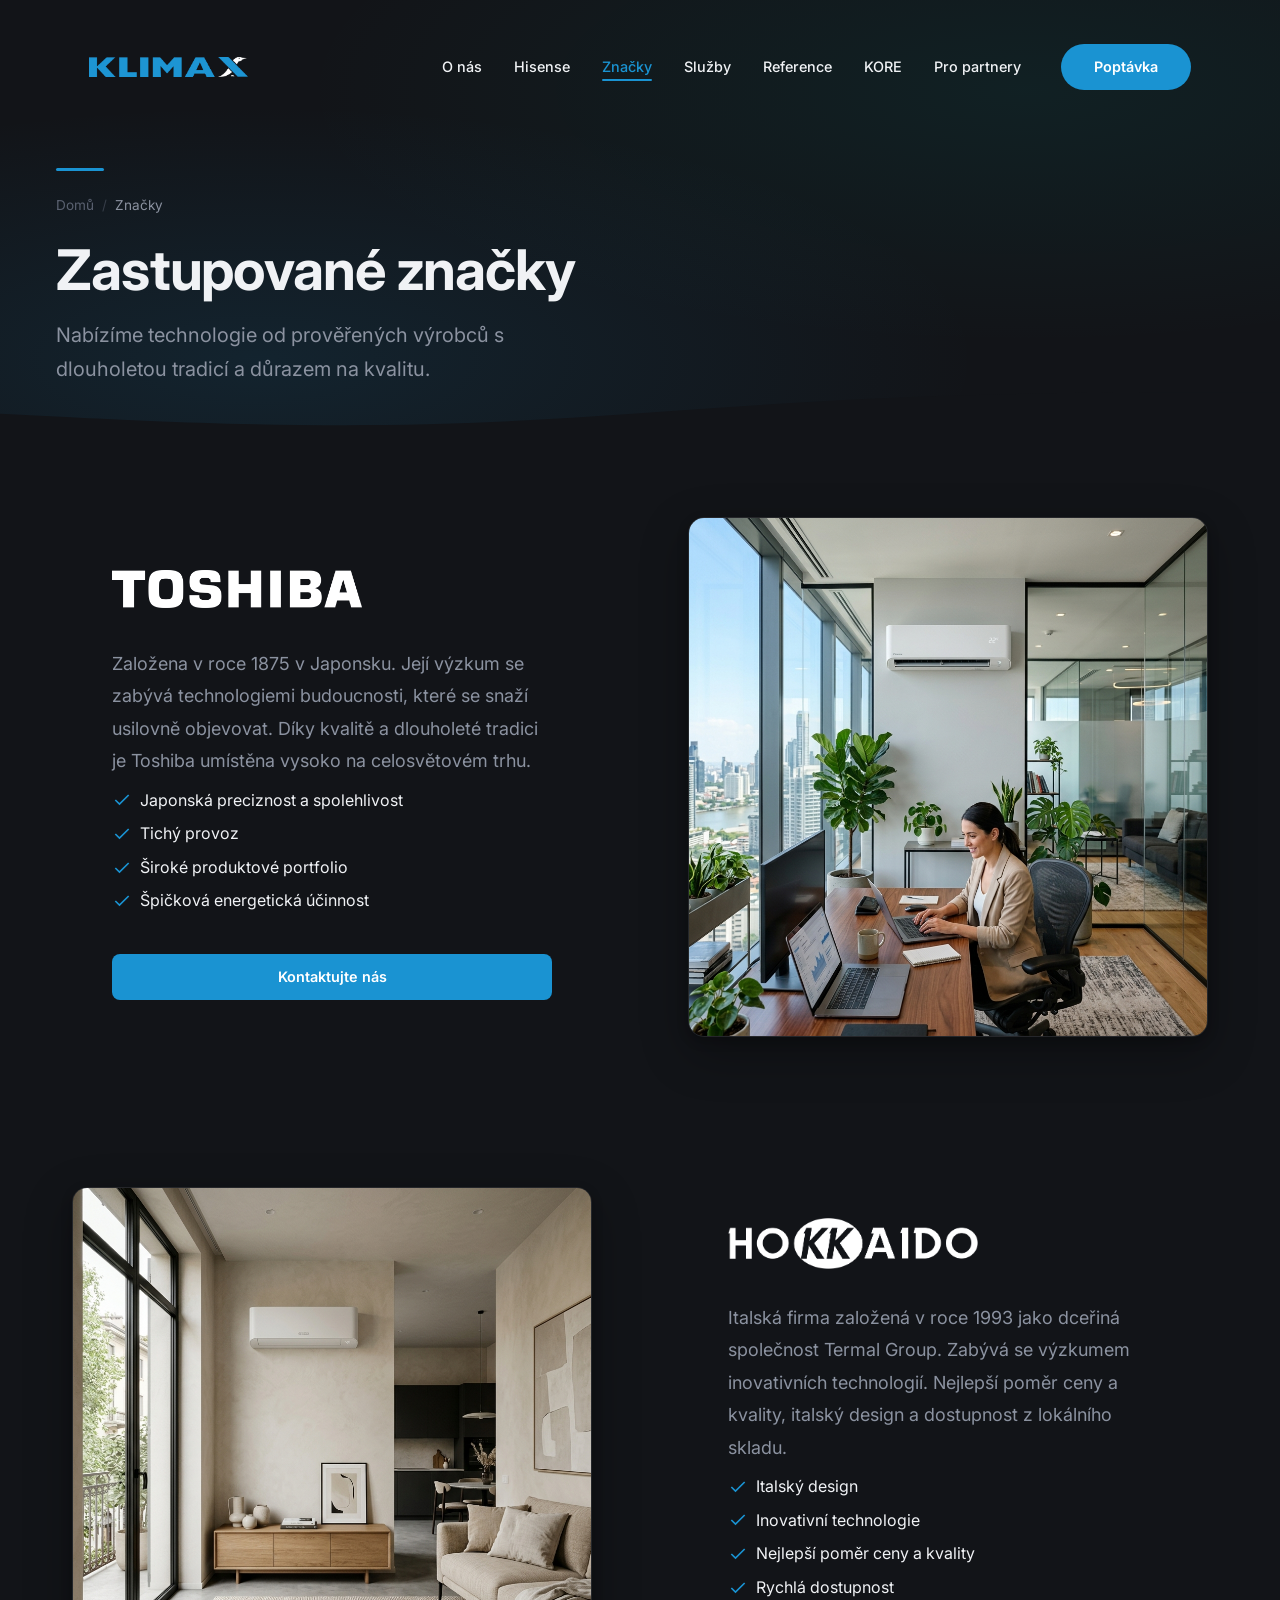
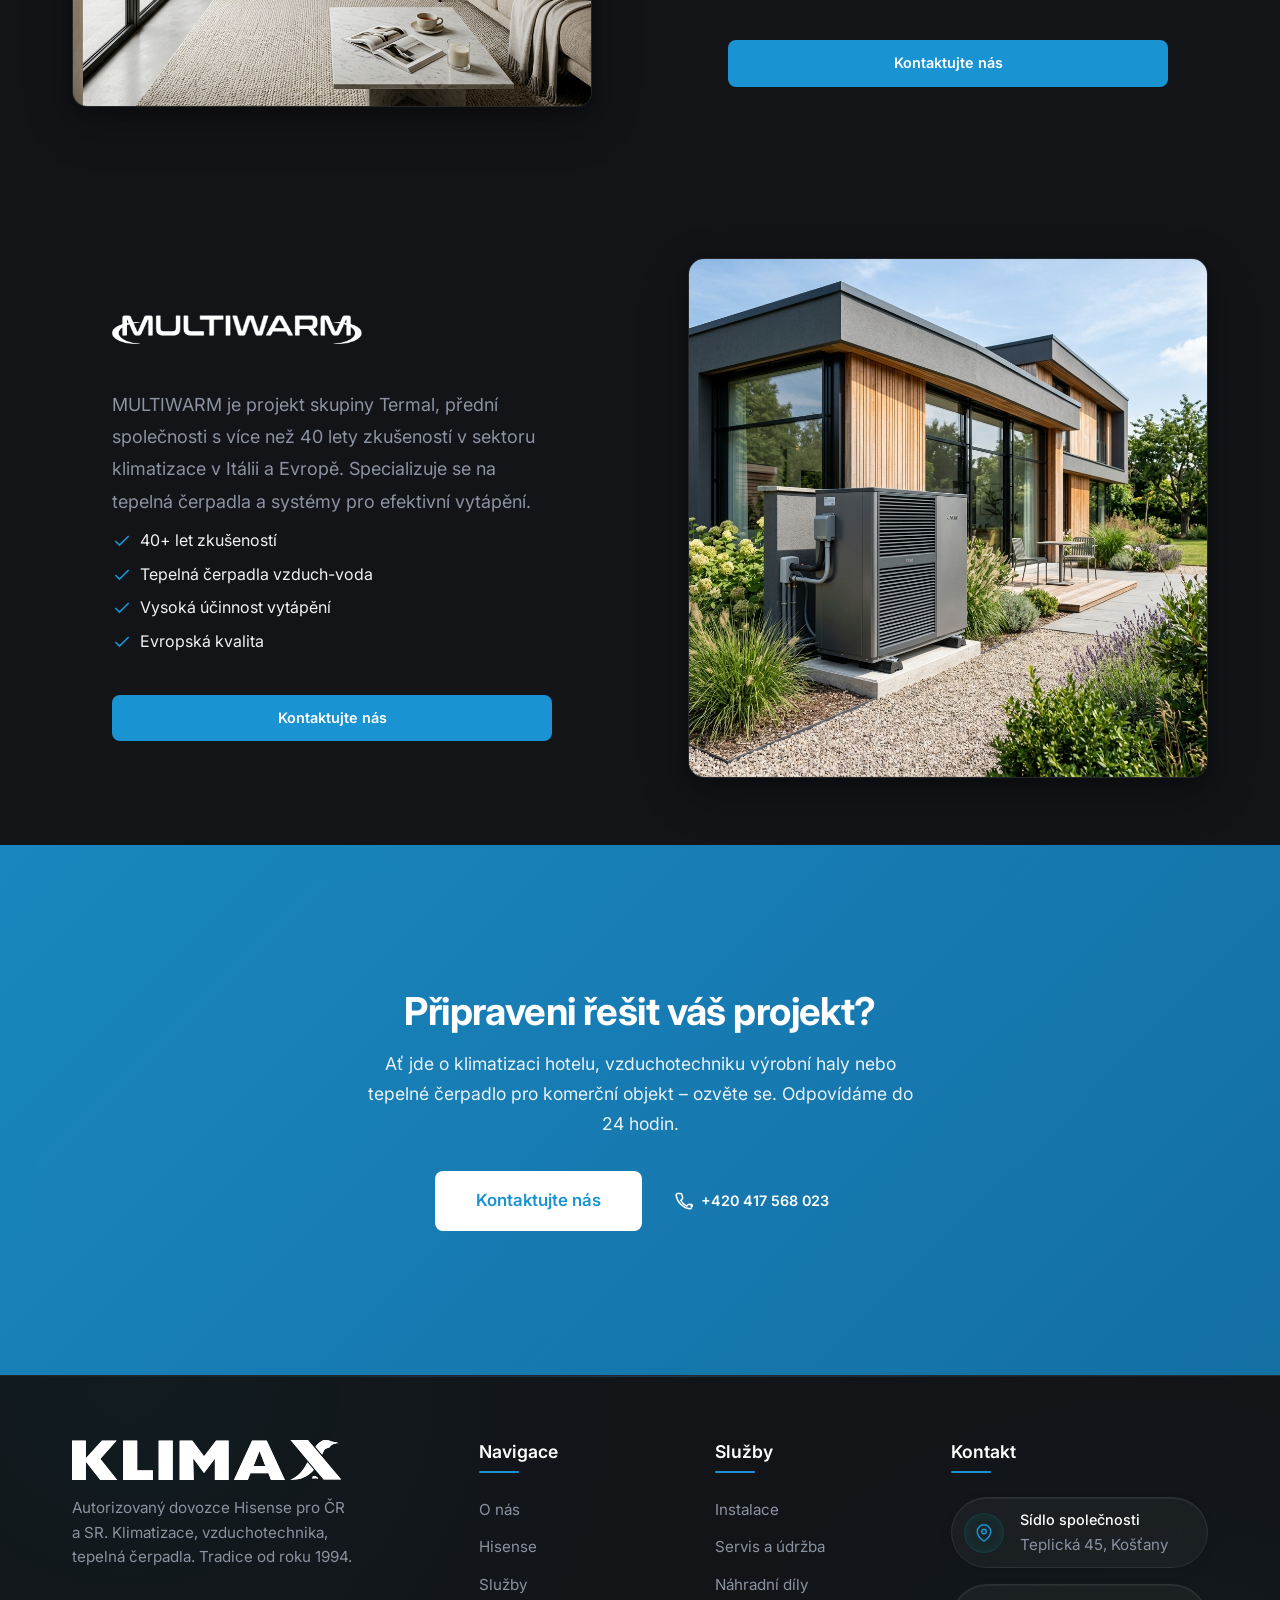
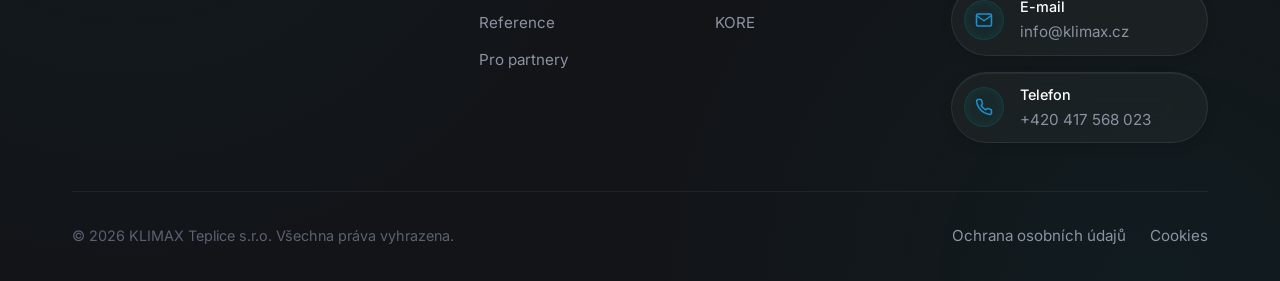
<file: ostatni-znacky.html>
<!DOCTYPE html>
<html lang="cs">
<head>
    <meta charset="UTF-8">
    <meta name="viewport" content="width=device-width, initial-scale=1.0">
    <meta name="description" content="Zastupované značky klimatizací a tepelných čerpadel – Toshiba, Hokkaido, Multiwarm. Tradice od roku 1994. Spolehněte se na prověřenou kvalitu.">
    <meta name="robots" content="index, follow">
    <meta name="author" content="KLIMAX Teplice s.r.o.">
    <link rel="canonical" href="https://klimax.cz/ostatni-znacky.html">

    <!-- Favicon -->
    <link rel="icon" type="image/png" href="assets/favicon/favicon-96x96.png" sizes="96x96" />
    <link rel="icon" type="image/svg+xml" href="assets/favicon/favicon.svg" />
    <link rel="shortcut icon" href="assets/favicon/favicon.ico" />
    <link rel="apple-touch-icon" sizes="180x180" href="assets/favicon/apple-touch-icon.png" />
    <meta name="apple-mobile-web-app-title" content="Klimax" />
    <link rel="manifest" href="assets/favicon/site.webmanifest" />

    <!-- Open Graph -->
    <meta property="og:title" content="Ostatní značky | KLIMAX Teplice">
    <meta property="og:description" content="Zastupované značky klimatizací a tepelných čerpadel – Toshiba, Hokkaido, Multiwarm. Tradice od roku 1994.">
    <meta property="og:type" content="website">
    <meta property="og:url" content="https://klimax.cz/ostatni-znacky.html">
    <meta property="og:image" content="https://klimax.cz/assets/images/team.png">
    <meta property="og:locale" content="cs_CZ">
    <title>Ostatní značky | KLIMAX Teplice</title>
    <link rel="stylesheet" href="css/variables.css">
    <link rel="stylesheet" href="css/layout.css">
    <link rel="stylesheet" href="css/components.css">
    <link rel="stylesheet" href="css/pages.css">
    <link rel="stylesheet" href="css/subpages.css">
    <link rel="preconnect" href="https://fonts.googleapis.com">
    <link rel="preconnect" href="https://fonts.gstatic.com" crossorigin>
</head>
<body>

<nav class="nav" id="main-nav" role="navigation" aria-label="Hlavní navigace">
    <div class="container nav__inner">
        <a href="index.html" class="nav__logo" aria-label="KLIMAX – domovská stránka">
            <img src="assets/images/Klimax.webp" alt="KLIMAX Logo" class="nav__logo-img" width="140" height="40">
        </a>
        <ul class="nav__menu" id="nav-menu">
            <li class="nav__menu-item"><a href="o-nas.html" class="nav__menu-link">O nás</a></li>
            <li class="nav__menu-item"><a href="hisense.html" class="nav__menu-link">Hisense</a></li>
            <li class="nav__menu-item"><a href="ostatni-znacky.html" class="nav__menu-link nav__menu-link--active">Značky</a></li>
            <li class="nav__menu-item"><a href="sluzby.html" class="nav__menu-link">Služby</a></li>
            <li class="nav__menu-item"><a href="reference.html" class="nav__menu-link">Reference</a></li>
            <li class="nav__menu-item"><a href="kore.html" class="nav__menu-link">KORE</a></li>
            <li class="nav__menu-item"><a href="pro-partnery.html" class="nav__menu-link">Pro partnery</a></li>
            <li class="nav__menu-item"><a href="kontakt.html" class="btn btn--primary btn--pill nav__cta" id="nav-cta">Poptávka</a></li>
        </ul>
        <button class="nav__toggle" id="nav-toggle" aria-label="Otevřít menu" aria-expanded="false">
            <span class="nav__toggle-bar"></span>
            <span class="nav__toggle-bar"></span>
            <span class="nav__toggle-bar"></span>
        </button>
    </div>
</nav>

<main>
    <!-- Page Hero -->
    <header class="page-hero page-hero__bg--gradient">
        <div class="container page-hero__content">
            <nav class="breadcrumb" aria-label="Drobečková navigace">
                <a href="index.html">Domů</a>
                <span class="breadcrumb__separator">/</span>
                <span class="breadcrumb__current">Značky</span>
            </nav>
            <h1 class="page-hero__title">Zastupované značky</h1>
            <p class="page-hero__subtitle">
                Nabízíme technologie od prověřených výrobců s dlouholetou tradicí a důrazem na kvalitu.
            </p>
        </div>
        <div class="page-hero__wave">
            <svg xmlns="http://www.w3.org/2000/svg" viewBox="0 0 1440 120" preserveAspectRatio="none"><path fill="var(--bg-primary)" fill-opacity="1" d="M0,64L80,69.3C160,75,320,85,480,80C640,75,800,53,960,42.7C1120,32,1280,32,1360,32L1440,32L1440,120L1360,120C1280,120,1120,120,960,120C800,120,640,120,480,120C320,120,160,120,80,120L0,120Z"></path></svg>
        </div>
    </header>

    <!-- Toshiba -->
    <section class="section brand-detail fade-in" id="toshiba">
        <div class="container">
            <div class="z-row">
                <div class="z-row__content brand-detail__content">
                    <img src="assets/images/Toshiba.webp" alt="Toshiba Logo" class="brand-detail__logo" style="width: 250px; height: 70px; object-fit: contain; object-position: left center; align-self: flex-start; margin-bottom: 1.5rem; filter: brightness(0) invert(1);">
                    <p class="z-row__text">
                        Založena v roce 1875 v Japonsku. Její výzkum se zabývá technologiemi budoucnosti, které se snaží usilovně objevovat. Díky kvalitě a dlouholeté tradici je Toshiba umístěna vysoko na celosvětovém trhu.
                    </p>
                    <ul style="list-style: none; padding: 0; margin-bottom: 2rem;">
                        <li style="display: flex; align-items: center; gap: 0.5rem; margin-bottom: 0.5rem;"><svg width="20" height="20" viewBox="0 0 24 24" fill="none" stroke="var(--accent-klimax)" stroke-width="2"><polyline points="20 6 9 17 4 12"></polyline></svg> Japonská preciznost a spolehlivost</li>
                        <li style="display: flex; align-items: center; gap: 0.5rem; margin-bottom: 0.5rem;"><svg width="20" height="20" viewBox="0 0 24 24" fill="none" stroke="var(--accent-klimax)" stroke-width="2"><polyline points="20 6 9 17 4 12"></polyline></svg> Tichý provoz</li>
                        <li style="display: flex; align-items: center; gap: 0.5rem; margin-bottom: 0.5rem;"><svg width="20" height="20" viewBox="0 0 24 24" fill="none" stroke="var(--accent-klimax)" stroke-width="2"><polyline points="20 6 9 17 4 12"></polyline></svg> Široké produktové portfolio</li>
                        <li style="display: flex; align-items: center; gap: 0.5rem; margin-bottom: 0.5rem;"><svg width="20" height="20" viewBox="0 0 24 24" fill="none" stroke="var(--accent-klimax)" stroke-width="2"><polyline points="20 6 9 17 4 12"></polyline></svg> Špičková energetická účinnost</li>
                    </ul>
                    <a href="kontakt.html" class="btn btn--primary">Kontaktujte nás</a>
                </div>
                <div class="z-row__image brand-detail__visual">
                    <img src="assets/images/toshiba_ac.jpg" alt="Toshiba realizace" loading="lazy">
                </div>
            </div>
        </div>
    </section>



    <!-- Hokkaido -->
    <section class="section brand-detail fade-in" id="hokkaido">
        <div class="container">
            <div class="z-row z-row--reverse">
                <div class="z-row__content brand-detail__content">
                    <img src="assets/images/Hokkaido.webp" alt="Hokkaido Logo" class="brand-detail__logo" style="width: 250px; height: 70px; object-fit: contain; object-position: left center; align-self: flex-start; margin-bottom: 1.5rem; filter: brightness(0) invert(1);">
                    <p class="z-row__text">
                        Italská firma založená v roce 1993 jako dceřiná společnost Termal Group. Zabývá se výzkumem inovativních technologií. Nejlepší poměr ceny a kvality, italský design a dostupnost z lokálního skladu.
                    </p>
                    <ul style="list-style: none; padding: 0; margin-bottom: 2rem;">
                        <li style="display: flex; align-items: center; gap: 0.5rem; margin-bottom: 0.5rem;"><svg width="20" height="20" viewBox="0 0 24 24" fill="none" stroke="var(--accent-klimax)" stroke-width="2"><polyline points="20 6 9 17 4 12"></polyline></svg> Italský design</li>
                        <li style="display: flex; align-items: center; gap: 0.5rem; margin-bottom: 0.5rem;"><svg width="20" height="20" viewBox="0 0 24 24" fill="none" stroke="var(--accent-klimax)" stroke-width="2"><polyline points="20 6 9 17 4 12"></polyline></svg> Inovativní technologie</li>
                        <li style="display: flex; align-items: center; gap: 0.5rem; margin-bottom: 0.5rem;"><svg width="20" height="20" viewBox="0 0 24 24" fill="none" stroke="var(--accent-klimax)" stroke-width="2"><polyline points="20 6 9 17 4 12"></polyline></svg> Nejlepší poměr ceny a kvality</li>
                        <li style="display: flex; align-items: center; gap: 0.5rem; margin-bottom: 0.5rem;"><svg width="20" height="20" viewBox="0 0 24 24" fill="none" stroke="var(--accent-klimax)" stroke-width="2"><polyline points="20 6 9 17 4 12"></polyline></svg> Rychlá dostupnost</li>
                    </ul>
                    <a href="kontakt.html" class="btn btn--primary">Kontaktujte nás</a>
                </div>
                <div class="z-row__image brand-detail__visual" style="border: 1px solid var(--glass-border) !important; border-radius: 15px;">
                    <img src="assets/images/hokkaido_ac.jpg" alt="Hokkaido realizace" loading="lazy">
                </div>
            </div>
        </div>
    </section>



    <!-- Multiwarm -->
    <section class="section brand-detail fade-in" id="multiwarm">
        <div class="container">
            <div class="z-row">
                <div class="z-row__content brand-detail__content">
                    <img src="assets/images/Multiwarm.webp" alt="Multiwarm Logo" class="brand-detail__logo" style="width: 250px; height: 70px; object-fit: contain; object-position: left center; align-self: flex-start; margin-bottom: 1.5rem; filter: brightness(0) invert(1);">
                    <p class="z-row__text">
                        MULTIWARM je projekt skupiny Termal, přední společnosti s více než 40 lety zkušeností v sektoru klimatizace v Itálii a Evropě. Specializuje se na tepelná čerpadla a systémy pro efektivní vytápění.
                    </p>
                    <ul style="list-style: none; padding: 0; margin-bottom: 2rem;">
                        <li style="display: flex; align-items: center; gap: 0.5rem; margin-bottom: 0.5rem;"><svg width="20" height="20" viewBox="0 0 24 24" fill="none" stroke="var(--accent-klimax)" stroke-width="2"><polyline points="20 6 9 17 4 12"></polyline></svg> 40+ let zkušeností</li>
                        <li style="display: flex; align-items: center; gap: 0.5rem; margin-bottom: 0.5rem;"><svg width="20" height="20" viewBox="0 0 24 24" fill="none" stroke="var(--accent-klimax)" stroke-width="2"><polyline points="20 6 9 17 4 12"></polyline></svg> Tepelná čerpadla vzduch-voda</li>
                        <li style="display: flex; align-items: center; gap: 0.5rem; margin-bottom: 0.5rem;"><svg width="20" height="20" viewBox="0 0 24 24" fill="none" stroke="var(--accent-klimax)" stroke-width="2"><polyline points="20 6 9 17 4 12"></polyline></svg> Vysoká účinnost vytápění</li>
                        <li style="display: flex; align-items: center; gap: 0.5rem; margin-bottom: 0.5rem;"><svg width="20" height="20" viewBox="0 0 24 24" fill="none" stroke="var(--accent-klimax)" stroke-width="2"><polyline points="20 6 9 17 4 12"></polyline></svg> Evropská kvalita</li>
                    </ul>
                    <a href="kontakt.html" class="btn btn--primary">Kontaktujte nás</a>
                </div>
                <div class="z-row__image brand-detail__visual">
                    <img src="assets/images/multiwarm_hp.jpg" alt="Multiwarm realizace" loading="lazy">
                </div>
            </div>
        </div>
    </section>



    <!-- CTA Section -->
    <section class="section cta-section" id="cta">
        <div class="container cta-section__content fade-in">
            <h2 class="cta-section__title">Připraveni řešit váš projekt?</h2>
            <p class="cta-section__text">
                Ať jde o klimatizaci hotelu, vzduchotechniku výrobní haly nebo tepelné čerpadlo
                pro komerční objekt – ozvěte se. Odpovídáme do 24 hodin.
            </p>
            <div class="cta-section__actions">
                <a href="kontakt.html" class="btn btn--white btn--lg btn--pill" id="cta-contact">Kontaktujte nás</a>
                <a href="tel:+420417568023" class="btn btn--ghost-white" id="cta-phone">
                    <svg width="18" height="18" viewBox="0 0 18 18" fill="none" stroke="currentColor" stroke-width="1.5" aria-hidden="true"><path d="M16.5 12.69v2.5a1.67 1.67 0 01-1.82 1.67A16.5 16.5 0 011.14 3.32 1.67 1.67 0 012.81 1.5h2.5a1.67 1.67 0 011.67 1.43 10.72 10.72 0 00.58 2.35 1.67 1.67 0 01-.37 1.76L5.84 8.39a13.33 13.33 0 005.77 5.77l1.35-1.35a1.67 1.67 0 011.76-.37 10.72 10.72 0 002.35.58 1.67 1.67 0 011.43 1.67z"/></svg>
                    +420 417 568 023
                </a>
            </div>
        </div>
    </section>
</main>

<footer class="footer" id="footer">
    <div class="container">
        <div class="footer__grid">
            <div class="footer__col">
                <a href="index.html" class="footer__logo" aria-label="KLIMAX">
                    <img src="assets/images/Klimax-white.webp" alt="KLIMAX Logo" class="footer__logo-img" width="140" height="40">
                </a>
                <p class="footer__about">
                    Autorizovaný dovozce Hisense pro ČR a SR.
                    Klimatizace, vzduchotechnika, tepelná čerpadla.
                    Tradice od&nbsp;roku 1994.
                </p>
            </div>
            <div class="footer__col">
                <h4 class="footer__title">Navigace</h4>
                <ul class="footer__links">
                    <li><a href="o-nas.html" class="footer__link">O nás</a></li>
                    <li><a href="hisense.html" class="footer__link">Hisense</a></li>
                    <li><a href="sluzby.html" class="footer__link">Služby</a></li>
                    <li><a href="reference.html" class="footer__link">Reference</a></li>
                    <li><a href="pro-partnery.html" class="footer__link">Pro partnery</a></li>
                </ul>
            </div>
            <div class="footer__col">
                <h4 class="footer__title">Služby</h4>
                <ul class="footer__links">
                    <li><a href="sluzby.html#instalace" class="footer__link">Instalace</a></li>
                    <li><a href="sluzby.html#servis" class="footer__link">Servis a údržba</a></li>
                    <li><a href="sluzby.html#nahradni-dily" class="footer__link">Náhradní díly</a></li>
                    <li><a href="kore.html" class="footer__link">KORE</a></li>
                </ul>
            </div>
            <div class="footer__col">
                <h4 class="footer__title">Kontakt</h4>
                <div class="footer__contact">
                    <a href="https://maps.google.com/?q=Teplická+45,+Košťany" target="_blank" rel="noopener noreferrer" class="footer__contact-item">
                        <div class="footer__contact-icon">
                            <svg width="18" height="18" viewBox="0 0 24 24" fill="none" stroke="currentColor" stroke-width="2" stroke-linecap="round" stroke-linejoin="round"><path d="M21 10c0 7-9 13-9 13s-9-6-9-13a9 9 0 0 1 18 0z"></path><circle cx="12" cy="10" r="3"></circle></svg>
                        </div>
                        <div class="footer__contact-text">
                            <strong>Sídlo společnosti</strong>
                            <span>Teplická 45, Košťany</span>
                        </div>
                    </a>
                    <a href="mailto:info@klimax.cz" class="footer__contact-item">
                        <div class="footer__contact-icon">
                            <svg width="18" height="18" viewBox="0 0 24 24" fill="none" stroke="currentColor" stroke-width="2" stroke-linecap="round" stroke-linejoin="round"><path d="M4 4h16c1.1 0 2 .9 2 2v12c0 1.1-.9 2-2 2H4c-1.1 0-2-.9-2-2V6c0-1.1.9-2 2-2z"></path><polyline points="22,6 12,13 2,6"></polyline></svg>
                        </div>
                        <div class="footer__contact-text">
                            <strong>E-mail</strong>
                            <span>info@klimax.cz</span>
                        </div>
                    </a>
                    <a href="tel:+420417568023" class="footer__contact-item">
                        <div class="footer__contact-icon">
                            <svg width="18" height="18" viewBox="0 0 24 24" fill="none" stroke="currentColor" stroke-width="2" stroke-linecap="round" stroke-linejoin="round"><path d="M22 16.92v3a2 2 0 0 1-2.18 2 19.79 19.79 0 0 1-8.63-3.07 19.5 19.5 0 0 1-6-6 19.79 19.79 0 0 1-3.07-8.67A2 2 0 0 1 4.11 2h3a2 2 0 0 1 2 1.72 12.84 12.84 0 0 0 .7 2.81 2 2 0 0 1-.45 2.11L8.09 9.91a16 16 0 0 0 6 6l1.27-1.27a2 2 0 0 1 2.11-.45 12.84 12.84 0 0 0 2.81.7A2 2 0 0 1 22 16.92z"></path></svg>
                        </div>
                        <div class="footer__contact-text">
                            <strong>Telefon</strong>
                            <span>+420 417 568 023</span>
                        </div>
                    </a>
                </div>
            </div>
        </div>
        <div class="footer__bottom">
            <p class="footer__copyright">&copy; 2026 KLIMAX Teplice s.r.o. Všechna práva vyhrazena.</p>
            <div class="footer__bottom-links">
                <a href="#" class="footer__link">Ochrana osobních údajů</a>
                <a href="#" class="footer__link">Cookies</a>
            </div>
        </div>
    </div>
</footer>

<script src="js/main.js"></script>
</body>
</html>
</file>
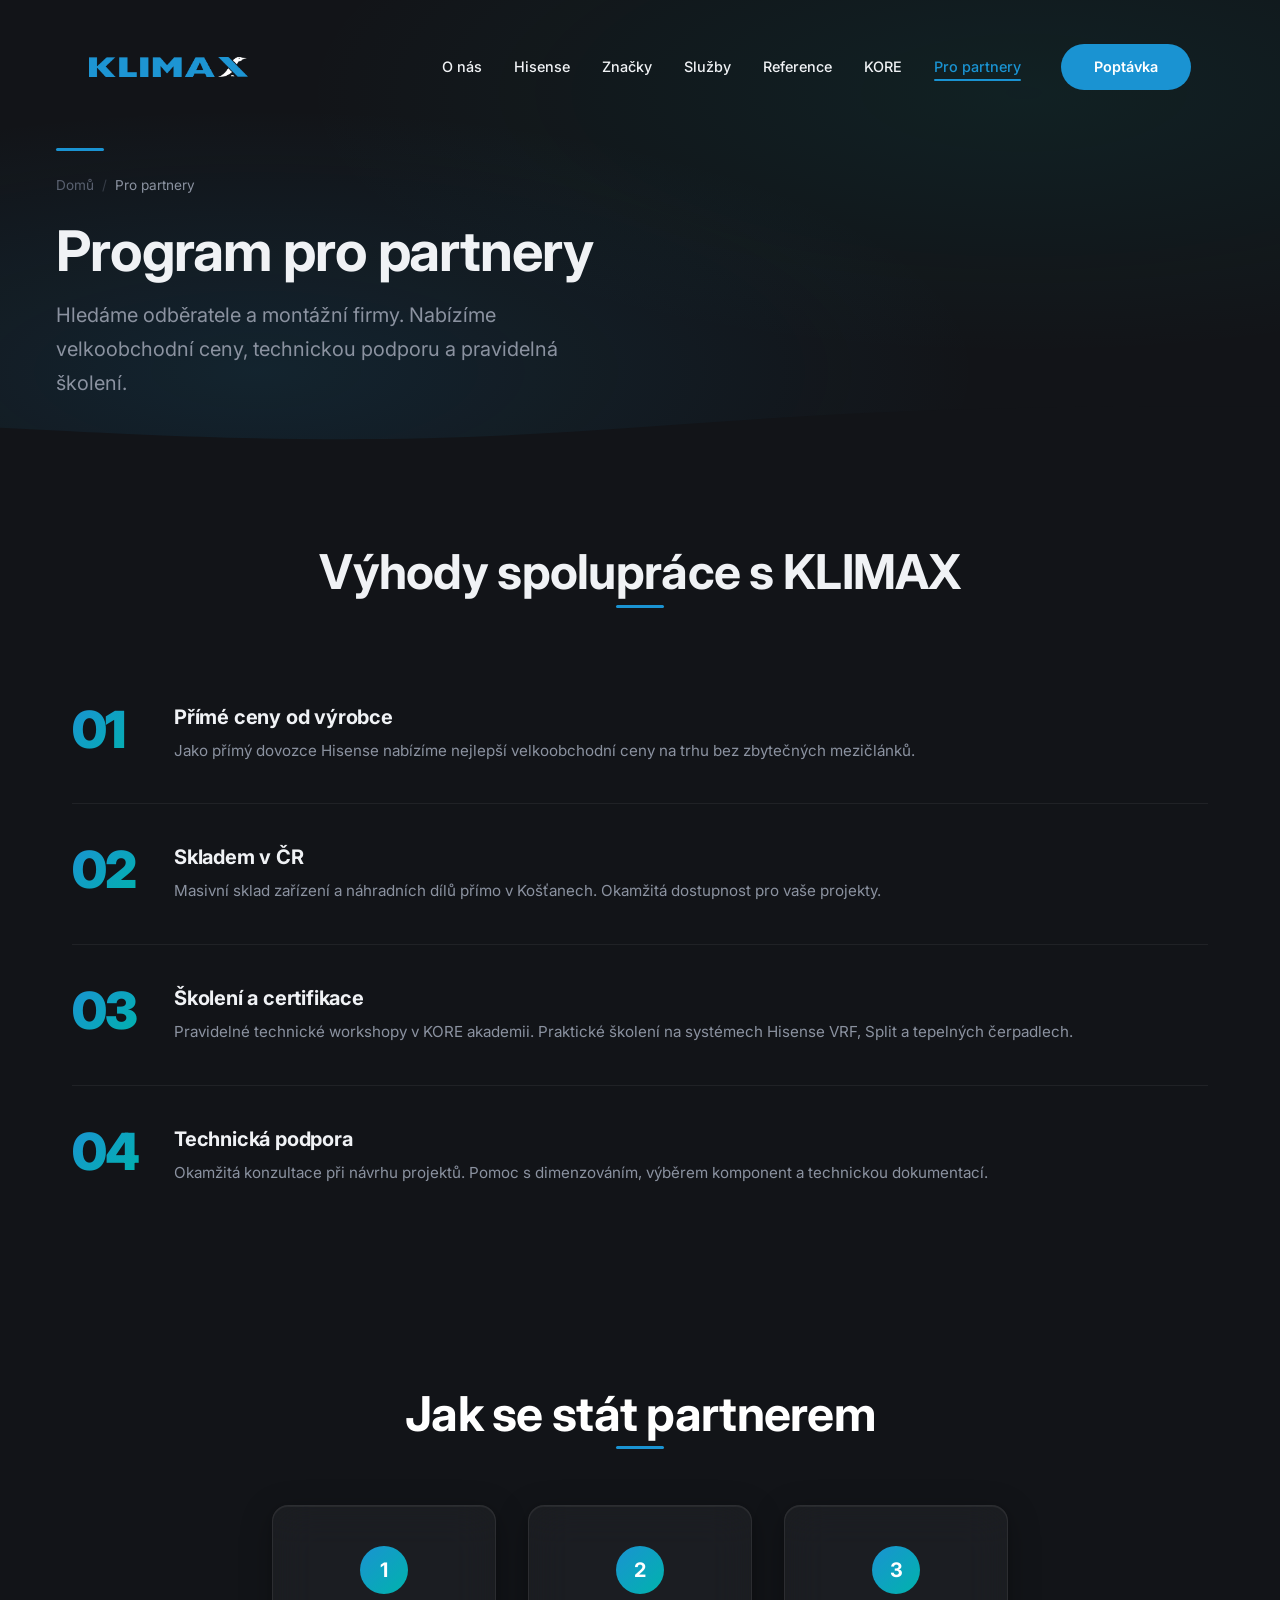
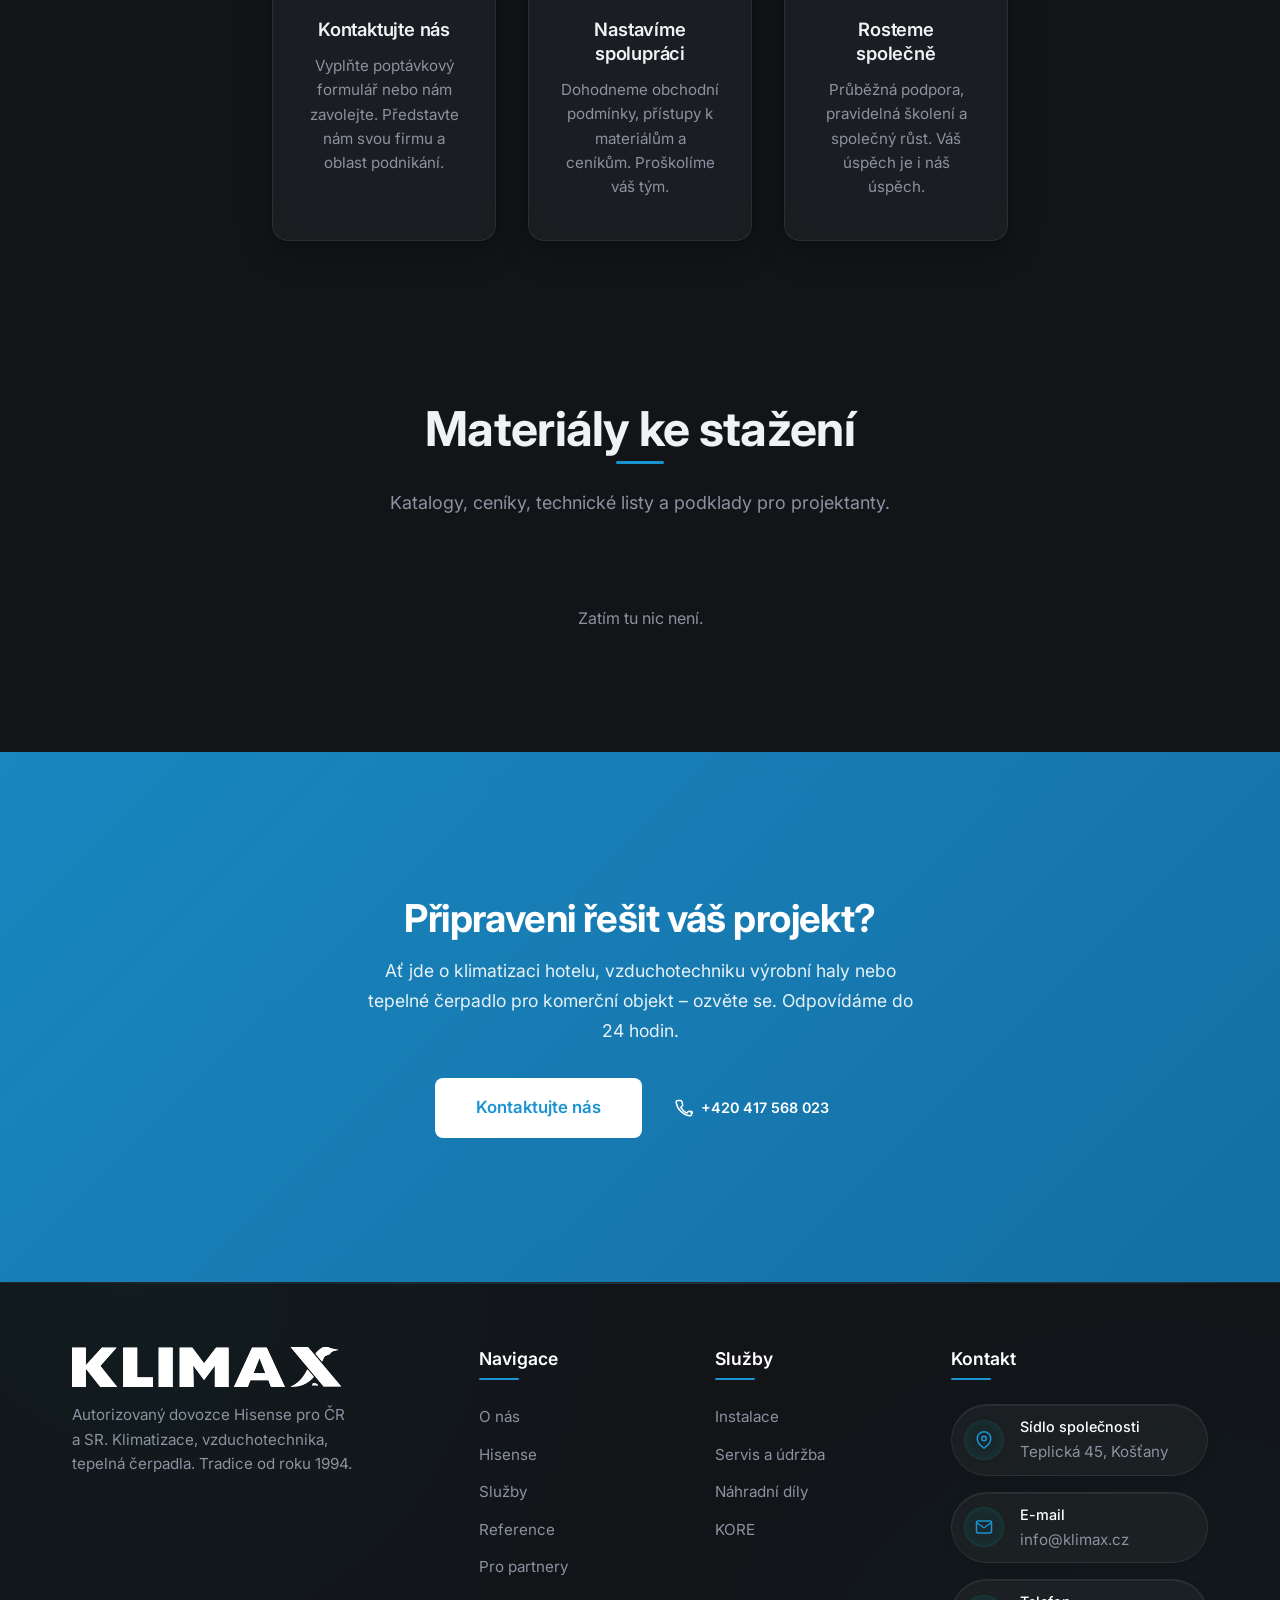
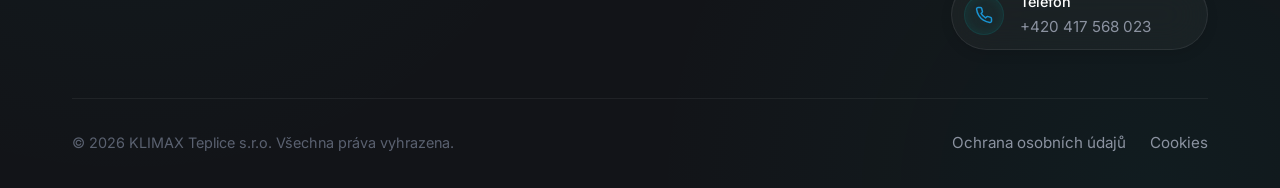
<file: pro-partnery.html>
<!DOCTYPE html>
<html lang="cs">
<head>
    <meta charset="UTF-8">
    <meta name="viewport" content="width=device-width, initial-scale=1.0">
    <meta name="description" content="Program pro partnery KLIMAX Teplice. Hledáme odběratele a montážní firmy. Velkoobchodní ceny, technická podpora a pravidelná školení. Tradice od roku 1994.">
    <meta name="robots" content="index, follow">
    <meta name="author" content="KLIMAX Teplice s.r.o.">
    <link rel="canonical" href="https://klimax.cz/pro-partnery.html">

    <!-- Favicon -->
    <link rel="icon" type="image/png" href="assets/favicon/favicon-96x96.png" sizes="96x96" />
    <link rel="icon" type="image/svg+xml" href="assets/favicon/favicon.svg" />
    <link rel="shortcut icon" href="assets/favicon/favicon.ico" />
    <link rel="apple-touch-icon" sizes="180x180" href="assets/favicon/apple-touch-icon.png" />
    <meta name="apple-mobile-web-app-title" content="Klimax" />
    <link rel="manifest" href="assets/favicon/site.webmanifest" />

    <!-- Open Graph -->
    <meta property="og:title" content="Pro partnery | KLIMAX Teplice">
    <meta property="og:description" content="Program pro partnery KLIMAX Teplice. Velkoobchodní ceny, technická podpora a pravidelná školení. Tradice od roku 1994.">
    <meta property="og:type" content="website">
    <meta property="og:url" content="https://klimax.cz/pro-partnery.html">
    <meta property="og:image" content="https://klimax.cz/assets/images/team.png">
    <meta property="og:locale" content="cs_CZ">
    <title>Pro partnery | KLIMAX Teplice</title>
    <link rel="stylesheet" href="css/variables.css">
    <link rel="stylesheet" href="css/layout.css">
    <link rel="stylesheet" href="css/components.css">
    <link rel="stylesheet" href="css/pages.css">
    <link rel="stylesheet" href="css/subpages.css">
    <link rel="preconnect" href="https://fonts.googleapis.com">
    <link rel="preconnect" href="https://fonts.gstatic.com" crossorigin>
</head>
<body>
    <nav class="nav" id="main-nav" role="navigation" aria-label="Hlavní navigace">
        <div class="container nav__inner">
            <a href="index.html" class="nav__logo" aria-label="KLIMAX – domovská stránka">
                <img src="assets/images/Klimax.webp" alt="KLIMAX Logo" class="nav__logo-img" width="140" height="40">
            </a>
            <ul class="nav__menu" id="nav-menu">
                <li class="nav__menu-item"><a href="o-nas.html" class="nav__menu-link">O nás</a></li>
                <li class="nav__menu-item"><a href="hisense.html" class="nav__menu-link">Hisense</a></li>
                <li class="nav__menu-item"><a href="ostatni-znacky.html" class="nav__menu-link">Značky</a></li>
                <li class="nav__menu-item"><a href="sluzby.html" class="nav__menu-link">Služby</a></li>
                <li class="nav__menu-item"><a href="reference.html" class="nav__menu-link">Reference</a></li>
                <li class="nav__menu-item"><a href="kore.html" class="nav__menu-link">KORE</a></li>
                <li class="nav__menu-item"><a href="pro-partnery.html" class="nav__menu-link nav__menu-link--active">Pro partnery</a></li>
                <li class="nav__menu-item"><a href="kontakt.html" class="btn btn--primary btn--pill nav__cta" id="nav-cta">Poptávka</a></li>
            </ul>
            <button class="nav__toggle" id="nav-toggle" aria-label="Otevřít menu" aria-expanded="false">
                <span class="nav__toggle-bar"></span>
                <span class="nav__toggle-bar"></span>
                <span class="nav__toggle-bar"></span>
            </button>
        </div>
    </nav>

    <main>
        <header class="page-hero page-hero__bg--gradient">
            <div class="container page-hero__content">
                <div class="breadcrumb">
                    <a href="index.html">Domů</a>
                    <span class="breadcrumb__separator">/</span>
                    <span class="breadcrumb__current">Pro partnery</span>
                </div>
                <h1 class="page-hero__title">Program pro partnery</h1>
                <p class="page-hero__subtitle">Hledáme odběratele a montážní firmy. Nabízíme velkoobchodní ceny, technickou podporu a pravidelná školení.</p>
            </div>
            <div class="page-hero__wave">
            <svg xmlns="http://www.w3.org/2000/svg" viewBox="0 0 1440 120" preserveAspectRatio="none"><path fill="var(--bg-primary)" fill-opacity="1" d="M0,64L80,69.3C160,75,320,85,480,80C640,75,800,53,960,42.7C1120,32,1280,32,1360,32L1440,32L1440,120L1360,120C1280,120,1120,120,960,120C800,120,640,120,480,120C320,120,160,120,80,120L0,120Z"></path></svg>
        </div>
        </header>

        <section class="section fade-in">
            <div class="container">
                <div class="section__header text-center">
                    <h2 class="section__title">Výhody spolupráce s KLIMAX</h2>
                </div>
                <div class="numbered-features">
                    <div class="numbered-features__item">
                        <div class="numbered-features__number">01</div>
                        <div class="numbered-features__content">
                            <h3 class="numbered-features__title">Přímé ceny od výrobce</h3>
                            <p class="numbered-features__text">Jako přímý dovozce Hisense nabízíme nejlepší velkoobchodní ceny na trhu bez zbytečných mezičlánků.</p>
                        </div>
                    </div>
                    <div class="numbered-features__item">
                        <div class="numbered-features__number">02</div>
                        <div class="numbered-features__content">
                            <h3 class="numbered-features__title">Skladem v ČR</h3>
                            <p class="numbered-features__text">Masivní sklad zařízení a náhradních dílů přímo v Košťanech. Okamžitá dostupnost pro vaše projekty.</p>
                        </div>
                    </div>
                    <div class="numbered-features__item">
                        <div class="numbered-features__number">03</div>
                        <div class="numbered-features__content">
                            <h3 class="numbered-features__title">Školení a certifikace</h3>
                            <p class="numbered-features__text">Pravidelné technické workshopy v KORE akademii. Praktické školení na systémech Hisense VRF, Split a tepelných čerpadlech.</p>
                        </div>
                    </div>
                    <div class="numbered-features__item">
                        <div class="numbered-features__number">04</div>
                        <div class="numbered-features__content">
                            <h3 class="numbered-features__title">Technická podpora</h3>
                            <p class="numbered-features__text">Okamžitá konzultace při návrhu projektů. Pomoc s dimenzováním, výběrem komponent a technickou dokumentací.</p>
                        </div>
                    </div>
                </div>
            </div>
        </section>

        <section class="section section--dark fade-in">
            <div class="container container--narrow">
                <div class="section__header text-center">
                    <h2 class="section__title">Jak se stát partnerem</h2>
                </div>
                <div class="process-steps">
                    <div class="process-step">
                        <h3 class="process-step__title">Kontaktujte nás</h3>
                        <p class="process-step__text">Vyplňte poptávkový formulář nebo nám zavolejte. Představte nám svou firmu a oblast podnikání.</p>
                    </div>
                    <div class="process-step">
                        <h3 class="process-step__title">Nastavíme spolupráci</h3>
                        <p class="process-step__text">Dohodneme obchodní podmínky, přístupy k materiálům a ceníkům. Proškolíme váš tým.</p>
                    </div>
                    <div class="process-step">
                        <h3 class="process-step__title">Rosteme společně</h3>
                        <p class="process-step__text">Průběžná podpora, pravidelná školení a společný růst. Váš úspěch je i náš úspěch.</p>
                    </div>
                </div>
            </div>
        </section>

        <section class="section fade-in">
            <div class="container">
                <div class="section__header text-center">
                    <h2 class="section__title">Materiály ke stažení</h2>
                    <p class="section__subtitle">Katalogy, ceníky, technické listy a podklady pro projektanty.</p>
                </div>
                <div class="download-grid">
                    <!-- DOWNLOAD_CARDS_START -->
                    <div style="grid-column: 1 / -1; padding: 40px 0; color: var(--text-secondary); font-size: 16px; text-align: center;">
                        Zatím tu nic není.
                    </div>
                    <!-- DOWNLOAD_CARDS_END -->
                </div>
            </div>
        </section>

        <section class="section cta-section" id="cta">
            <div class="container cta-section__content fade-in">
                <h2 class="cta-section__title">Připraveni řešit váš projekt?</h2>
                <p class="cta-section__text">
                    Ať jde o klimatizaci hotelu, vzduchotechniku výrobní haly nebo tepelné čerpadlo
                    pro komerční objekt – ozvěte se. Odpovídáme do 24 hodin.
                </p>
                <div class="cta-section__actions">
                    <a href="kontakt.html" class="btn btn--white btn--lg btn--pill" id="cta-contact">Kontaktujte nás</a>
                    <a href="tel:+420417568023" class="btn btn--ghost-white" id="cta-phone">
                        <svg width="18" height="18" viewBox="0 0 18 18" fill="none" stroke="currentColor" stroke-width="1.5" aria-hidden="true"><path d="M16.5 12.69v2.5a1.67 1.67 0 01-1.82 1.67A16.5 16.5 0 011.14 3.32 1.67 1.67 0 012.81 1.5h2.5a1.67 1.67 0 011.67 1.43 10.72 10.72 0 00.58 2.35 1.67 1.67 0 01-.37 1.76L5.84 8.39a13.33 13.33 0 005.77 5.77l1.35-1.35a1.67 1.67 0 011.76-.37 10.72 10.72 0 002.35.58 1.67 1.67 0 011.43 1.67z"/></svg>
                        +420 417 568 023
                    </a>
                </div>
            </div>
        </section>
    </main>

    <footer class="footer" id="footer">
        <div class="container">
            <div class="footer__grid">
                <div class="footer__col">
                    <a href="index.html" class="footer__logo" aria-label="KLIMAX">
                        <img src="assets/images/Klimax-white.webp" alt="KLIMAX Logo" class="footer__logo-img" width="140" height="40">
                    </a>
                    <p class="footer__about">
                        Autorizovaný dovozce Hisense pro ČR a SR.
                        Klimatizace, vzduchotechnika, tepelná čerpadla.
                        Tradice od&nbsp;roku 1994.
                    </p>
                </div>
                <div class="footer__col">
                    <h4 class="footer__title">Navigace</h4>
                    <ul class="footer__links">
                        <li><a href="o-nas.html" class="footer__link">O nás</a></li>
                        <li><a href="hisense.html" class="footer__link">Hisense</a></li>
                        <li><a href="sluzby.html" class="footer__link">Služby</a></li>
                        <li><a href="reference.html" class="footer__link">Reference</a></li>
                        <li><a href="pro-partnery.html" class="footer__link">Pro partnery</a></li>
                    </ul>
                </div>
                <div class="footer__col">
                    <h4 class="footer__title">Služby</h4>
                    <ul class="footer__links">
                        <li><a href="sluzby.html#instalace" class="footer__link">Instalace</a></li>
                        <li><a href="sluzby.html#servis" class="footer__link">Servis a údržba</a></li>
                        <li><a href="sluzby.html#nahradni-dily" class="footer__link">Náhradní díly</a></li>
                        <li><a href="kore.html" class="footer__link">KORE</a></li>
                    </ul>
                </div>
                <div class="footer__col">
                    <h4 class="footer__title">Kontakt</h4>
                    <div class="footer__contact">
                        <a href="https://maps.google.com/?q=Teplická+45,+Košťany" target="_blank" rel="noopener noreferrer" class="footer__contact-item">
                            <div class="footer__contact-icon">
                                <svg width="18" height="18" viewBox="0 0 24 24" fill="none" stroke="currentColor" stroke-width="2" stroke-linecap="round" stroke-linejoin="round"><path d="M21 10c0 7-9 13-9 13s-9-6-9-13a9 9 0 0 1 18 0z"></path><circle cx="12" cy="10" r="3"></circle></svg>
                            </div>
                            <div class="footer__contact-text">
                                <strong>Sídlo společnosti</strong>
                                <span>Teplická 45, Košťany</span>
                            </div>
                        </a>
                        <a href="mailto:info@klimax.cz" class="footer__contact-item">
                            <div class="footer__contact-icon">
                                <svg width="18" height="18" viewBox="0 0 24 24" fill="none" stroke="currentColor" stroke-width="2" stroke-linecap="round" stroke-linejoin="round"><path d="M4 4h16c1.1 0 2 .9 2 2v12c0 1.1-.9 2-2 2H4c-1.1 0-2-.9-2-2V6c0-1.1.9-2 2-2z"></path><polyline points="22,6 12,13 2,6"></polyline></svg>
                            </div>
                            <div class="footer__contact-text">
                                <strong>E-mail</strong>
                                <span>info@klimax.cz</span>
                            </div>
                        </a>
                        <a href="tel:+420417568023" class="footer__contact-item">
                            <div class="footer__contact-icon">
                                <svg width="18" height="18" viewBox="0 0 24 24" fill="none" stroke="currentColor" stroke-width="2" stroke-linecap="round" stroke-linejoin="round"><path d="M22 16.92v3a2 2 0 0 1-2.18 2 19.79 19.79 0 0 1-8.63-3.07 19.5 19.5 0 0 1-6-6 19.79 19.79 0 0 1-3.07-8.67A2 2 0 0 1 4.11 2h3a2 2 0 0 1 2 1.72 12.84 12.84 0 0 0 .7 2.81 2 2 0 0 1-.45 2.11L8.09 9.91a16 16 0 0 0 6 6l1.27-1.27a2 2 0 0 1 2.11-.45 12.84 12.84 0 0 0 2.81.7A2 2 0 0 1 22 16.92z"></path></svg>
                            </div>
                            <div class="footer__contact-text">
                                <strong>Telefon</strong>
                                <span>+420 417 568 023</span>
                            </div>
                        </a>
                    </div>
                </div>
            </div>
            <div class="footer__bottom">
                <p class="footer__copyright">&copy; 2026 KLIMAX Teplice s.r.o. Všechna práva vyhrazena.</p>
                <div class="footer__bottom-links">
                    <a href="#" class="footer__link">Ochrana osobních údajů</a>
                    <a href="#" class="footer__link">Cookies</a>
                </div>
            </div>
        </div>
    </footer>
    <script src="js/main.js"></script>
</body>
</html>
</file>
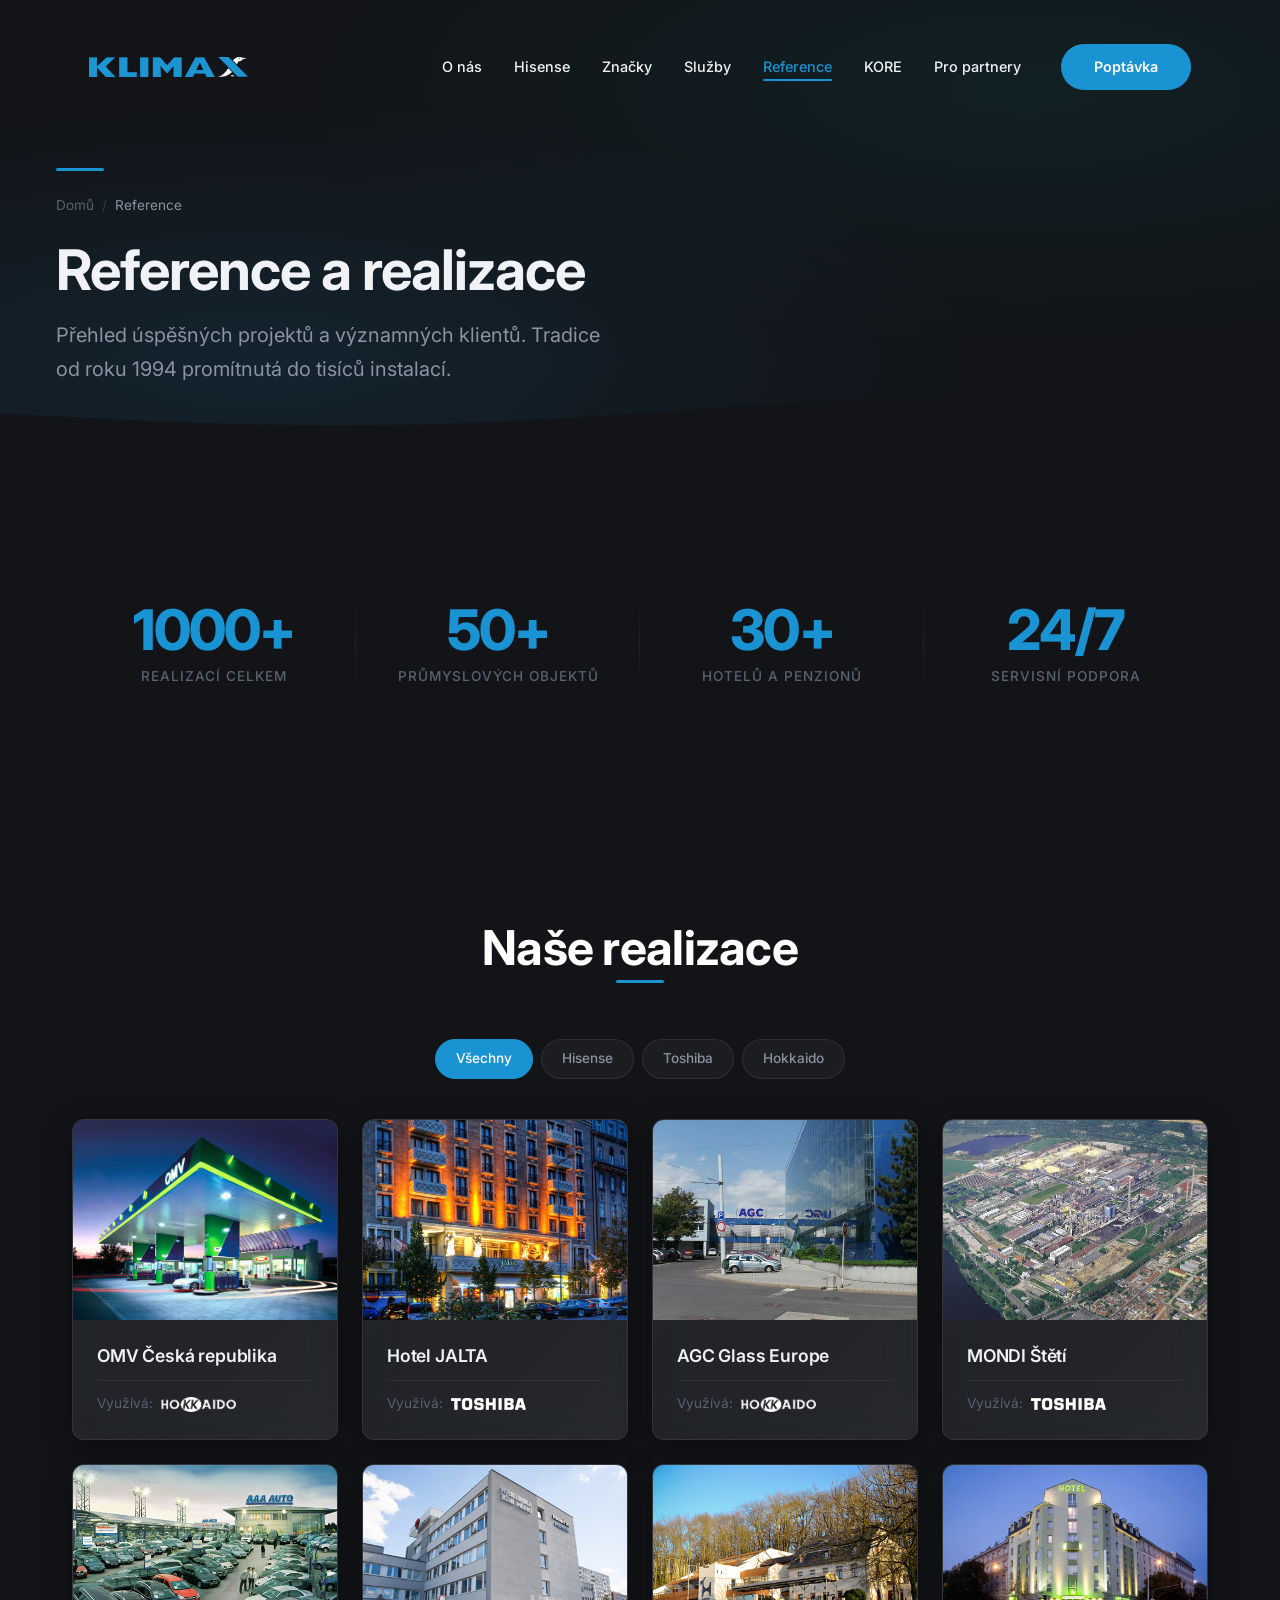
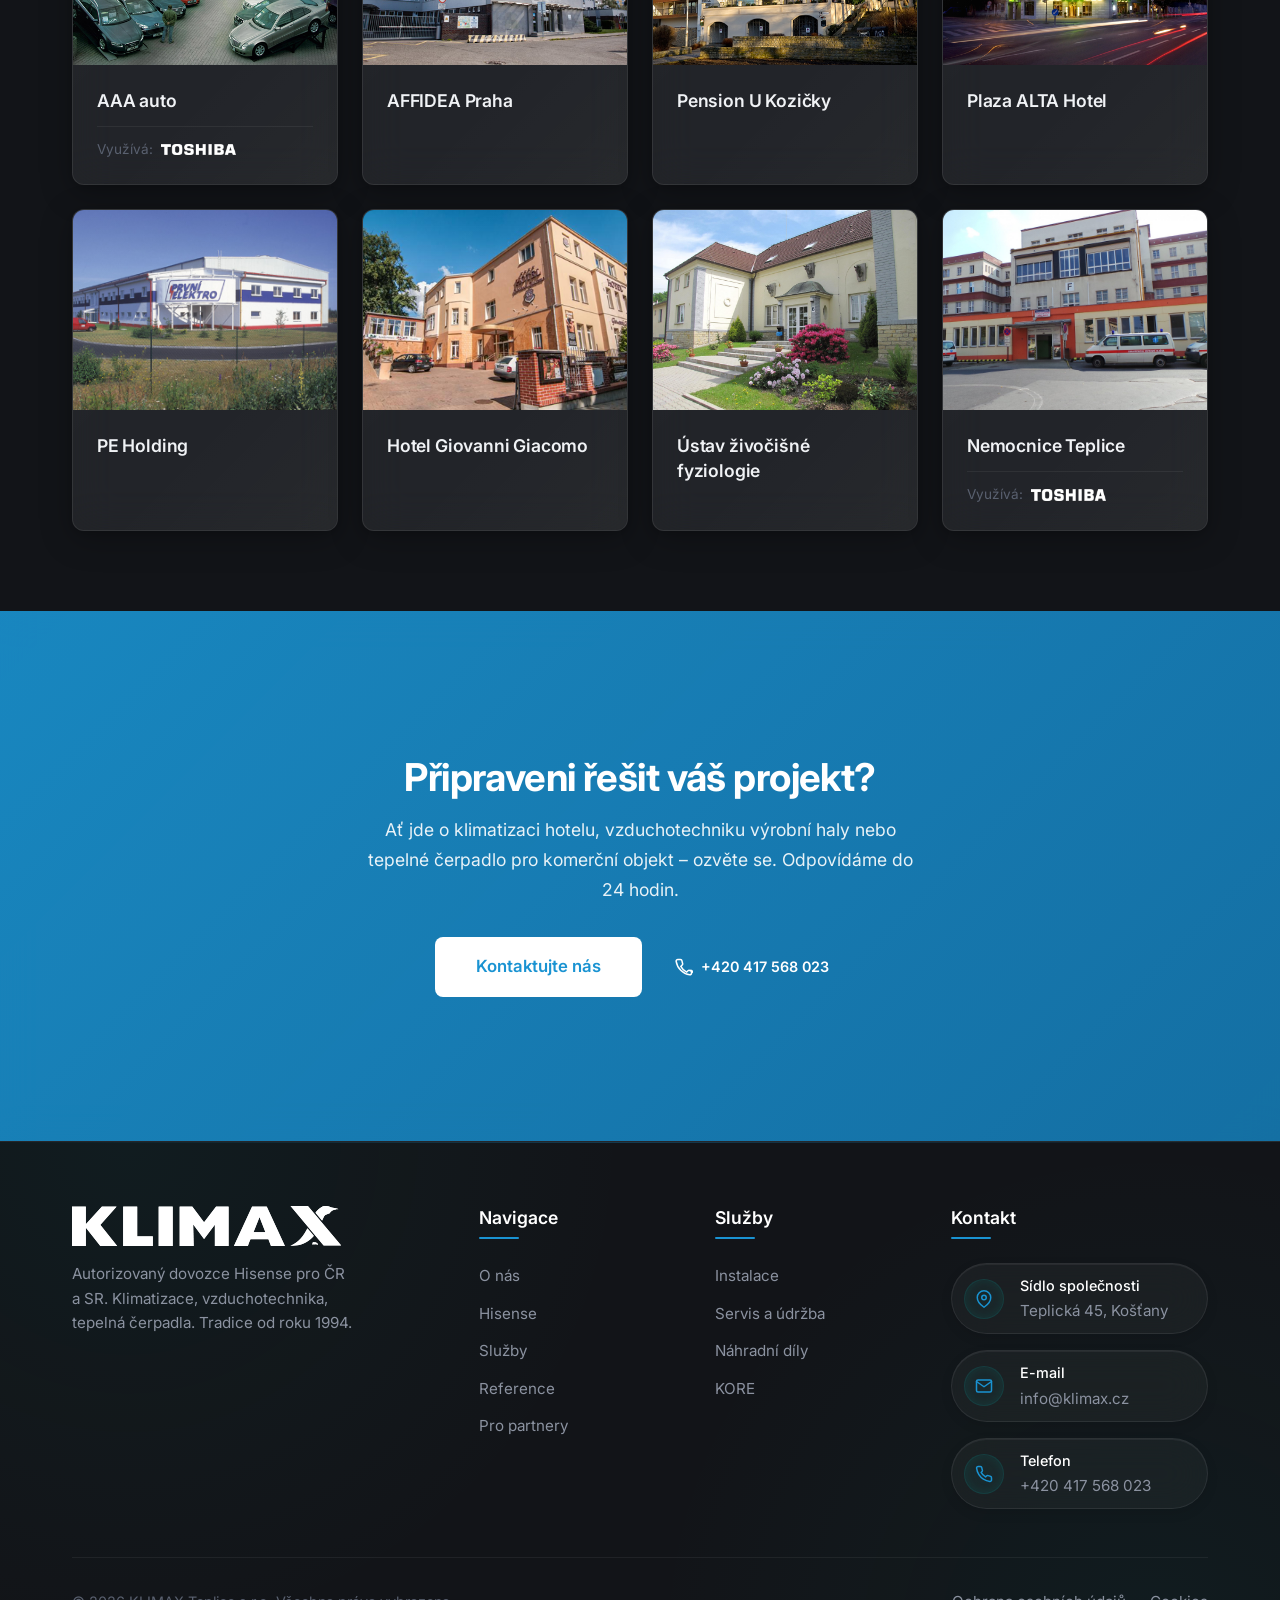
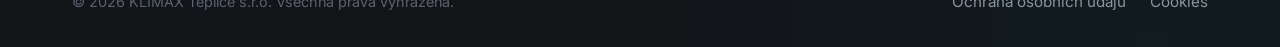
<file: reference.html>
<!DOCTYPE html>
<html lang="cs">
<head>
    <meta charset="UTF-8">
    <meta name="viewport" content="width=device-width, initial-scale=1.0">
    <meta name="description" content="Přehled úspěšných projektů a významných klientů společnosti KLIMAX Teplice. Tradice od roku 1994 v oblasti klimatizací a vzduchotechniky.">
    <meta name="robots" content="index, follow">
    <meta name="author" content="KLIMAX Teplice s.r.o.">
    <link rel="canonical" href="https://klimax.cz/reference.html">

    <!-- Favicon -->
    <link rel="icon" type="image/png" href="assets/favicon/favicon-96x96.png" sizes="96x96" />
    <link rel="icon" type="image/svg+xml" href="assets/favicon/favicon.svg" />
    <link rel="shortcut icon" href="assets/favicon/favicon.ico" />
    <link rel="apple-touch-icon" sizes="180x180" href="assets/favicon/apple-touch-icon.png" />
    <meta name="apple-mobile-web-app-title" content="Klimax" />
    <link rel="manifest" href="assets/favicon/site.webmanifest" />

    <!-- Open Graph -->
    <meta property="og:title" content="Reference a realizace | KLIMAX Teplice">
    <meta property="og:description" content="Přehled úspěšných projektů a významných klientů společnosti KLIMAX Teplice. Tradice od roku 1994 v oblasti klimatizací a vzduchotechniky.">
    <meta property="og:type" content="website">
    <meta property="og:url" content="https://klimax.cz/reference.html">
    <meta property="og:image" content="https://klimax.cz/assets/images/team.png">
    <meta property="og:locale" content="cs_CZ">
    <title>Reference a realizace | KLIMAX Teplice</title>
    <link rel="stylesheet" href="css/variables.css">
    <link rel="stylesheet" href="css/layout.css">
    <link rel="stylesheet" href="css/components.css">
    <link rel="stylesheet" href="css/pages.css">
    <link rel="stylesheet" href="css/subpages.css">
    <link rel="preconnect" href="https://fonts.googleapis.com">
    <link rel="preconnect" href="https://fonts.gstatic.com" crossorigin>
</head>
<body>
    <nav class="nav" id="main-nav" role="navigation" aria-label="Hlavní navigace">
        <div class="container nav__inner">
            <a href="index.html" class="nav__logo" aria-label="KLIMAX – domovská stránka">
                <img src="assets/images/Klimax.webp" alt="KLIMAX Logo" class="nav__logo-img" width="140" height="40">
            </a>
            <ul class="nav__menu" id="nav-menu">
                <li class="nav__menu-item"><a href="o-nas.html" class="nav__menu-link">O nás</a></li>
                <li class="nav__menu-item"><a href="hisense.html" class="nav__menu-link">Hisense</a></li>
                <li class="nav__menu-item"><a href="ostatni-znacky.html" class="nav__menu-link">Značky</a></li>
                <li class="nav__menu-item"><a href="sluzby.html" class="nav__menu-link">Služby</a></li>
                <li class="nav__menu-item"><a href="reference.html" class="nav__menu-link nav__menu-link--active">Reference</a></li>
                <li class="nav__menu-item"><a href="kore.html" class="nav__menu-link">KORE</a></li>
                <li class="nav__menu-item"><a href="pro-partnery.html" class="nav__menu-link">Pro partnery</a></li>
                <li class="nav__menu-item"><a href="kontakt.html" class="btn btn--primary btn--pill nav__cta" id="nav-cta">Poptávka</a></li>
            </ul>
            <button class="nav__toggle" id="nav-toggle" aria-label="Otevřít menu" aria-expanded="false">
                <span class="nav__toggle-bar"></span>
                <span class="nav__toggle-bar"></span>
                <span class="nav__toggle-bar"></span>
            </button>
        </div>
    </nav>

    <main>
        <header class="page-hero page-hero__bg--gradient">
            <div class="container page-hero__content">
                <nav class="breadcrumb" aria-label="Drobečková navigace">
                    <a href="index.html" class="breadcrumb__link">Domů</a>
                    <span class="breadcrumb__separator">/</span>
                    <span class="breadcrumb__current">Reference</span>
                </nav>
                <h1 class="page-hero__title">Reference a realizace</h1>
                <p class="page-hero__subtitle">Přehled úspěšných projektů a významných klientů. Tradice od roku 1994 promítnutá do tisíců instalací.</p>
            </div>
            <div class="page-hero__wave">
            <svg xmlns="http://www.w3.org/2000/svg" viewBox="0 0 1440 120" preserveAspectRatio="none"><path fill="var(--bg-primary)" fill-opacity="1" d="M0,64L80,69.3C160,75,320,85,480,80C640,75,800,53,960,42.7C1120,32,1280,32,1360,32L1440,32L1440,120L1360,120C1280,120,1120,120,960,120C800,120,640,120,480,120C320,120,160,120,80,120L0,120Z"></path></svg>
        </div>
        </header>

        <section class="section">
            <div class="container fade-in">
                <div class="stat-inline">
                    <div class="stat-inline__item">
                        <span class="stat-inline__value">1000+</span>
                        <span class="stat-inline__label">Realizací celkem</span>
                    </div>
                    <div class="stat-inline__item">
                        <span class="stat-inline__value">50+</span>
                        <span class="stat-inline__label">Průmyslových objektů</span>
                    </div>
                    <div class="stat-inline__item">
                        <span class="stat-inline__value">30+</span>
                        <span class="stat-inline__label">Hotelů a penzionů</span>
                    </div>
                    <div class="stat-inline__item">
                        <span class="stat-inline__value">24/7</span>
                        <span class="stat-inline__label">Servisní podpora</span>
                    </div>
                </div>
            </div>
        </section>

        <section class="section section--dark">
            <div class="container">
                <div class="section__header fade-in">
                    <h2 class="section__title">Naše realizace</h2>
                </div>

                <div class="gallery-filter fade-in">
                    <button class="gallery-filter__btn gallery-filter__btn--active" data-filter="all">Všechny</button>
                    <button class="gallery-filter__btn" data-filter="hisense">Hisense</button>
                    <button class="gallery-filter__btn" data-filter="toshiba">Toshiba</button>
                    <button class="gallery-filter__btn" data-filter="hokkaido">Hokkaido</button>
                </div>

                <div class="gallery-grid fade-in">
                    <!-- REALIZACE_CARDS_START -->
                    <div class="client-card" data-brand="hokkaido">
                        <div class="client-card__image-wrapper">
                            <img src="assets/realisation/omv.jpg" alt="OMV Česká republika" class="client-card__image" loading="lazy">
                        </div>
                        <div class="client-card__content">
                            <h3 class="client-card__title">OMV Česká republika</h3>
                            <div class="client-card__brand">
                                <span class="client-card__brand-label">Využívá:</span>
                                <img src="assets/images/Hokkaido.webp" alt="hokkaido" class="client-card__brand-logo">
                            </div>
                        </div>
                    </div>
                    <div class="client-card" data-brand="toshiba">
                        <div class="client-card__image-wrapper">
                            <img src="assets/realisation/jalta.png" alt="Hotel JALTA" class="client-card__image" loading="lazy">
                        </div>
                        <div class="client-card__content">
                            <h3 class="client-card__title">Hotel JALTA</h3>
                            <div class="client-card__brand">
                                <span class="client-card__brand-label">Využívá:</span>
                                <img src="assets/images/Toshiba.webp" alt="toshiba" class="client-card__brand-logo">
                            </div>
                        </div>
                    </div>
                    <div class="client-card" data-brand="hokkaido">
                        <div class="client-card__image-wrapper">
                            <img src="assets/realisation/agc.jpg" alt="AGC Glass Europe" class="client-card__image" loading="lazy">
                        </div>
                        <div class="client-card__content">
                            <h3 class="client-card__title">AGC Glass Europe</h3>
                            <div class="client-card__brand">
                                <span class="client-card__brand-label">Využívá:</span>
                                <img src="assets/images/Hokkaido.webp" alt="hokkaido" class="client-card__brand-logo">
                            </div>
                        </div>
                    </div>
                    <div class="client-card" data-brand="toshiba">
                        <div class="client-card__image-wrapper">
                            <img src="assets/realisation/mondi.jpg" alt="MONDI Štětí" class="client-card__image" loading="lazy">
                        </div>
                        <div class="client-card__content">
                            <h3 class="client-card__title">MONDI Štětí</h3>
                            <div class="client-card__brand">
                                <span class="client-card__brand-label">Využívá:</span>
                                <img src="assets/images/Toshiba.webp" alt="toshiba" class="client-card__brand-logo">
                            </div>
                        </div>
                    </div>
                    <div class="client-card" data-brand="toshiba">
                        <div class="client-card__image-wrapper">
                            <img src="assets/realisation/aaa.png" alt="AAA auto" class="client-card__image" loading="lazy">
                        </div>
                        <div class="client-card__content">
                            <h3 class="client-card__title">AAA auto</h3>
                            <div class="client-card__brand">
                                <span class="client-card__brand-label">Využívá:</span>
                                <img src="assets/images/Toshiba.webp" alt="toshiba" class="client-card__brand-logo">
                            </div>
                        </div>
                    </div>
                    <div class="client-card" data-brand="hisense">
                        <div class="client-card__image-wrapper">
                            <img src="assets/realisation/affidea.png" alt="AFFIDEA Praha" class="client-card__image" loading="lazy">
                        </div>
                        <div class="client-card__content">
                            <h3 class="client-card__title">AFFIDEA Praha</h3>
                        </div>
                    </div>
                    <div class="client-card" data-brand="hisense">
                        <div class="client-card__image-wrapper">
                            <img src="assets/realisation/pension-u-kozicky.png" alt="Pension U Kozičky" class="client-card__image" loading="lazy">
                        </div>
                        <div class="client-card__content">
                            <h3 class="client-card__title">Pension U Kozičky</h3>
                        </div>
                    </div>
                    <div class="client-card" data-brand="toshiba">
                        <div class="client-card__image-wrapper">
                            <img src="assets/realisation/alta.png" alt="Plaza ALTA Hotel" class="client-card__image" loading="lazy">
                        </div>
                        <div class="client-card__content">
                            <h3 class="client-card__title">Plaza ALTA Hotel</h3>
                        </div>
                    </div>
                    <div class="client-card" data-brand="hisense">
                        <div class="client-card__image-wrapper">
                            <img src="assets/realisation/pe-holding.jpg" alt="PE Holding" class="client-card__image" loading="lazy">
                        </div>
                        <div class="client-card__content">
                            <h3 class="client-card__title">PE Holding</h3>
                        </div>
                    </div>
                    <div class="client-card" data-brand="hokkaido">
                        <div class="client-card__image-wrapper">
                            <img src="assets/realisation/giovanni-giacomo.png" alt="Hotel Giovanni Giacomo" class="client-card__image" loading="lazy">
                        </div>
                        <div class="client-card__content">
                            <h3 class="client-card__title">Hotel Giovanni Giacomo</h3>
                        </div>
                    </div>
                    <div class="client-card" data-brand="toshiba">
                        <div class="client-card__image-wrapper">
                            <img src="assets/realisation/libechov.jpg" alt="Ústav živočišné fyziologie" class="client-card__image" loading="lazy">
                        </div>
                        <div class="client-card__content">
                            <h3 class="client-card__title">Ústav živočišné fyziologie</h3>
                        </div>
                    </div>
                    <div class="client-card" data-brand="toshiba">
                        <div class="client-card__image-wrapper">
                            <img src="assets/realisation/nemocnice.jpeg" alt="Nemocnice Teplice" class="client-card__image" loading="lazy">
                        </div>
                        <div class="client-card__content">
                            <h3 class="client-card__title">Nemocnice Teplice</h3>
                            <div class="client-card__brand">
                                <span class="client-card__brand-label">Využívá:</span>
                                <img src="assets/images/Toshiba.webp" alt="toshiba" class="client-card__brand-logo">
                            </div>
                        </div>
                    </div>
                    <!-- REALIZACE_CARDS_END -->
                </div>
            </div>
        </section>

        <section class="section cta-section" id="cta">
            <div class="container cta-section__content fade-in">
                <h2 class="cta-section__title">Připraveni řešit váš projekt?</h2>
                <p class="cta-section__text">
                    Ať jde o klimatizaci hotelu, vzduchotechniku výrobní haly nebo tepelné čerpadlo
                    pro komerční objekt – ozvěte se. Odpovídáme do 24 hodin.
                </p>
                <div class="cta-section__actions">
                    <a href="kontakt.html" class="btn btn--white btn--lg btn--pill" id="cta-contact">Kontaktujte nás</a>
                    <a href="tel:+420417568023" class="btn btn--ghost-white" id="cta-phone">
                        <svg width="18" height="18" viewBox="0 0 18 18" fill="none" stroke="currentColor" stroke-width="1.5" aria-hidden="true"><path d="M16.5 12.69v2.5a1.67 1.67 0 01-1.82 1.67A16.5 16.5 0 011.14 3.32 1.67 1.67 0 012.81 1.5h2.5a1.67 1.67 0 011.67 1.43 10.72 10.72 0 00.58 2.35 1.67 1.67 0 01-.37 1.76L5.84 8.39a13.33 13.33 0 005.77 5.77l1.35-1.35a1.67 1.67 0 011.76-.37 10.72 10.72 0 002.35.58 1.67 1.67 0 011.43 1.67z"/></svg>
                        +420 417 568 023
                    </a>
                </div>
            </div>
        </section>
    </main>

    <footer class="footer" id="footer">
        <div class="container">
            <div class="footer__grid">
                <div class="footer__col">
                    <a href="index.html" class="footer__logo" aria-label="KLIMAX">
                        <img src="assets/images/Klimax-white.webp" alt="KLIMAX Logo" class="footer__logo-img" width="140" height="40">
                    </a>
                    <p class="footer__about">
                        Autorizovaný dovozce Hisense pro ČR a SR.
                        Klimatizace, vzduchotechnika, tepelná čerpadla.
                        Tradice od&nbsp;roku 1994.
                    </p>
                </div>
                <div class="footer__col">
                    <h4 class="footer__title">Navigace</h4>
                    <ul class="footer__links">
                        <li><a href="o-nas.html" class="footer__link">O nás</a></li>
                        <li><a href="hisense.html" class="footer__link">Hisense</a></li>
                        <li><a href="sluzby.html" class="footer__link">Služby</a></li>
                        <li><a href="reference.html" class="footer__link">Reference</a></li>
                        <li><a href="pro-partnery.html" class="footer__link">Pro partnery</a></li>
                    </ul>
                </div>
                <div class="footer__col">
                    <h4 class="footer__title">Služby</h4>
                    <ul class="footer__links">
                        <li><a href="sluzby.html#instalace" class="footer__link">Instalace</a></li>
                        <li><a href="sluzby.html#servis" class="footer__link">Servis a údržba</a></li>
                        <li><a href="sluzby.html#nahradni-dily" class="footer__link">Náhradní díly</a></li>
                        <li><a href="kore.html" class="footer__link">KORE</a></li>
                    </ul>
                </div>
                <div class="footer__col">
                    <h4 class="footer__title">Kontakt</h4>
                    <div class="footer__contact">
                        <a href="https://maps.google.com/?q=Teplická+45,+Košťany" target="_blank" rel="noopener noreferrer" class="footer__contact-item">
                            <div class="footer__contact-icon">
                                <svg width="18" height="18" viewBox="0 0 24 24" fill="none" stroke="currentColor" stroke-width="2" stroke-linecap="round" stroke-linejoin="round"><path d="M21 10c0 7-9 13-9 13s-9-6-9-13a9 9 0 0 1 18 0z"></path><circle cx="12" cy="10" r="3"></circle></svg>
                            </div>
                            <div class="footer__contact-text">
                                <strong>Sídlo společnosti</strong>
                                <span>Teplická 45, Košťany</span>
                            </div>
                        </a>
                        <a href="mailto:info@klimax.cz" class="footer__contact-item">
                            <div class="footer__contact-icon">
                                <svg width="18" height="18" viewBox="0 0 24 24" fill="none" stroke="currentColor" stroke-width="2" stroke-linecap="round" stroke-linejoin="round"><path d="M4 4h16c1.1 0 2 .9 2 2v12c0 1.1-.9 2-2 2H4c-1.1 0-2-.9-2-2V6c0-1.1.9-2 2-2z"></path><polyline points="22,6 12,13 2,6"></polyline></svg>
                            </div>
                            <div class="footer__contact-text">
                                <strong>E-mail</strong>
                                <span>info@klimax.cz</span>
                            </div>
                        </a>
                        <a href="tel:+420417568023" class="footer__contact-item">
                            <div class="footer__contact-icon">
                                <svg width="18" height="18" viewBox="0 0 24 24" fill="none" stroke="currentColor" stroke-width="2" stroke-linecap="round" stroke-linejoin="round"><path d="M22 16.92v3a2 2 0 0 1-2.18 2 19.79 19.79 0 0 1-8.63-3.07 19.5 19.5 0 0 1-6-6 19.79 19.79 0 0 1-3.07-8.67A2 2 0 0 1 4.11 2h3a2 2 0 0 1 2 1.72 12.84 12.84 0 0 0 .7 2.81 2 2 0 0 1-.45 2.11L8.09 9.91a16 16 0 0 0 6 6l1.27-1.27a2 2 0 0 1 2.11-.45 12.84 12.84 0 0 0 2.81.7A2 2 0 0 1 22 16.92z"></path></svg>
                            </div>
                            <div class="footer__contact-text">
                                <strong>Telefon</strong>
                                <span>+420 417 568 023</span>
                            </div>
                        </a>
                    </div>
                </div>
            </div>
            <div class="footer__bottom">
                <p class="footer__copyright">&copy; 2026 KLIMAX Teplice s.r.o. Všechna práva vyhrazena.</p>
                <div class="footer__bottom-links">
                    <a href="#" class="footer__link">Ochrana osobních údajů</a>
                    <a href="#" class="footer__link">Cookies</a>
                </div>
            </div>
        </div>
    </footer>

    <script src="js/main.js"></script>
    <script>
        // Simple filter script for gallery
        document.addEventListener('DOMContentLoaded', () => {
            const filterBtns = document.querySelectorAll('.gallery-filter__btn');
            const galleryItems = document.querySelectorAll('.client-card');

            if (filterBtns.length > 0 && galleryItems.length > 0) {
                filterBtns.forEach(btn => {
                    btn.addEventListener('click', () => {
                        // Remove active class from all buttons
                        filterBtns.forEach(b => b.classList.remove('gallery-filter__btn--active'));
                        // Add active class to clicked button
                        btn.classList.add('gallery-filter__btn--active');

                        const filter = btn.getAttribute('data-filter');

                        galleryItems.forEach(item => {
                            if (filter === 'all' || item.getAttribute('data-brand') === filter) {
                                item.style.display = '';
                                setTimeout(() => {
                                    item.style.opacity = '1';
                                }, 10);
                            } else {
                                item.style.opacity = '0';
                                setTimeout(() => {
                                    item.style.display = 'none';
                                }, 300);
                            }
                        });
                    });
                });
            }
        });
    </script>
</body>
</html>
</file>
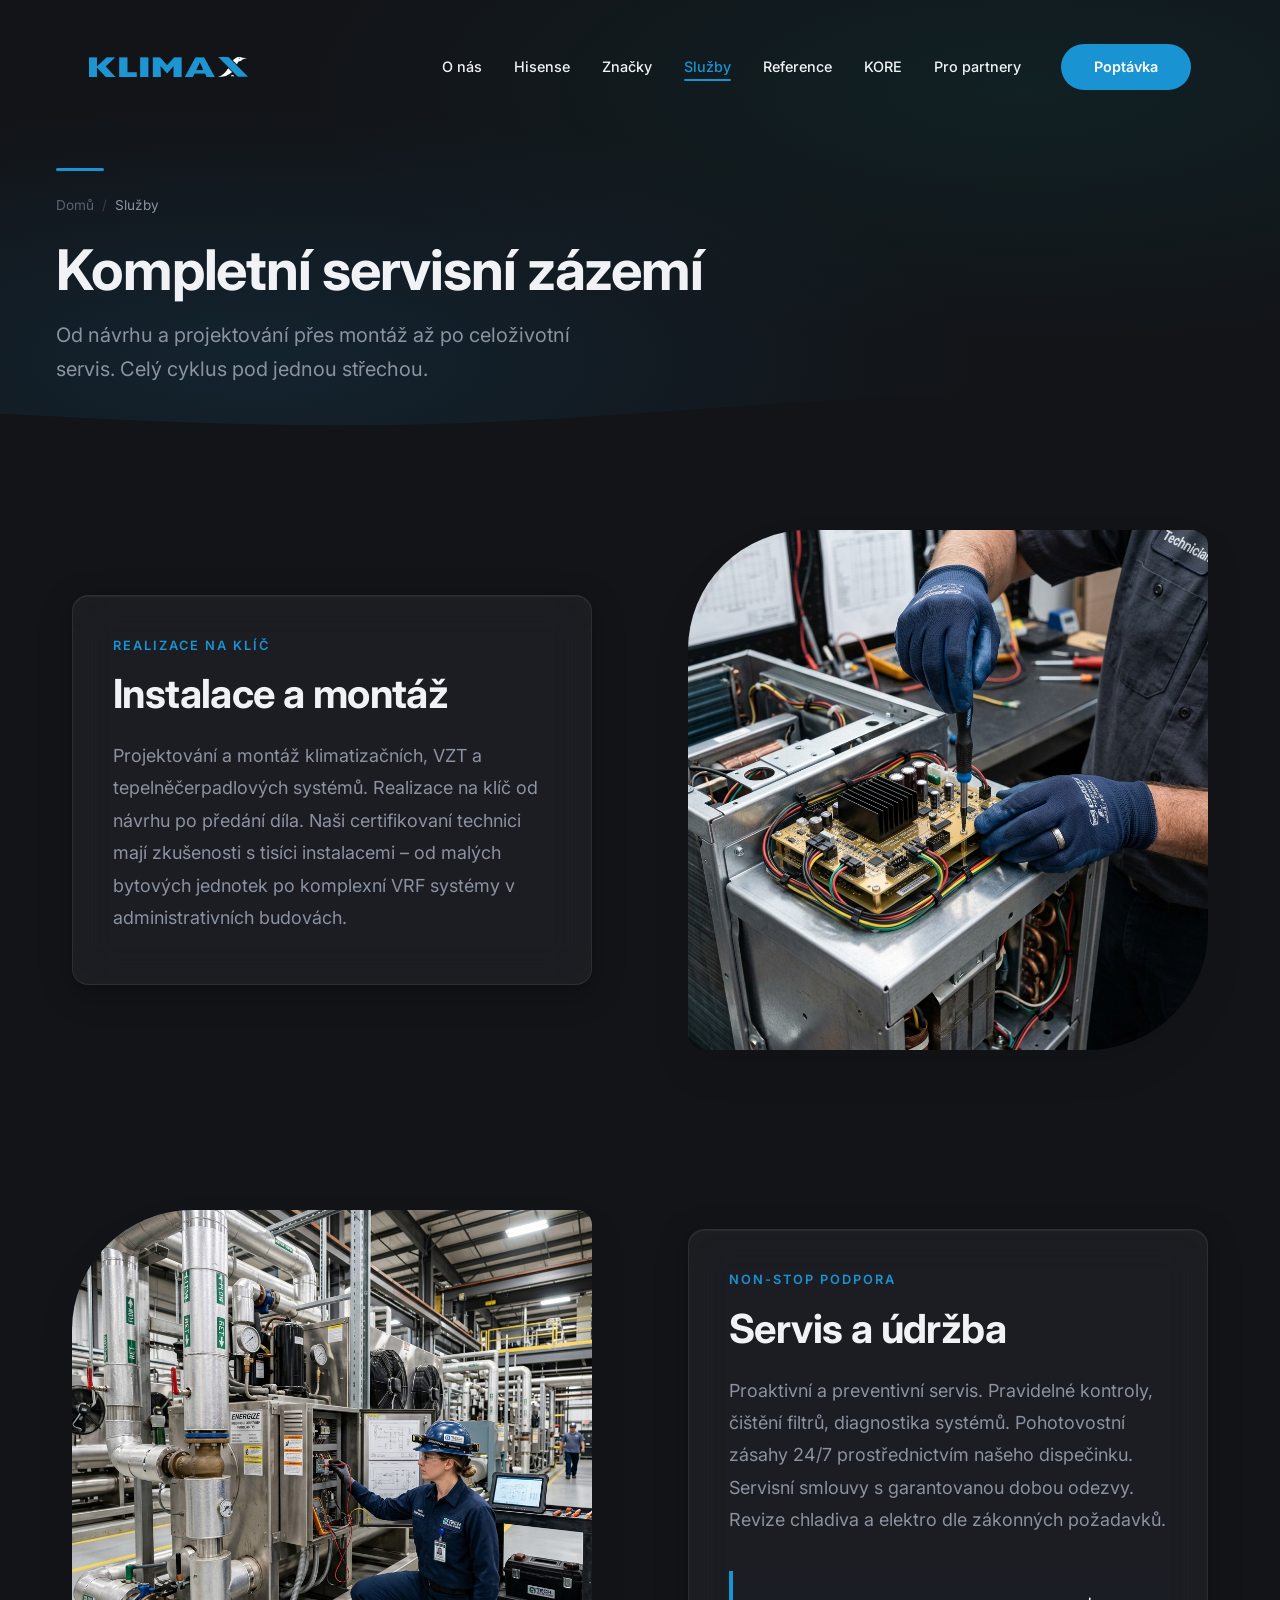
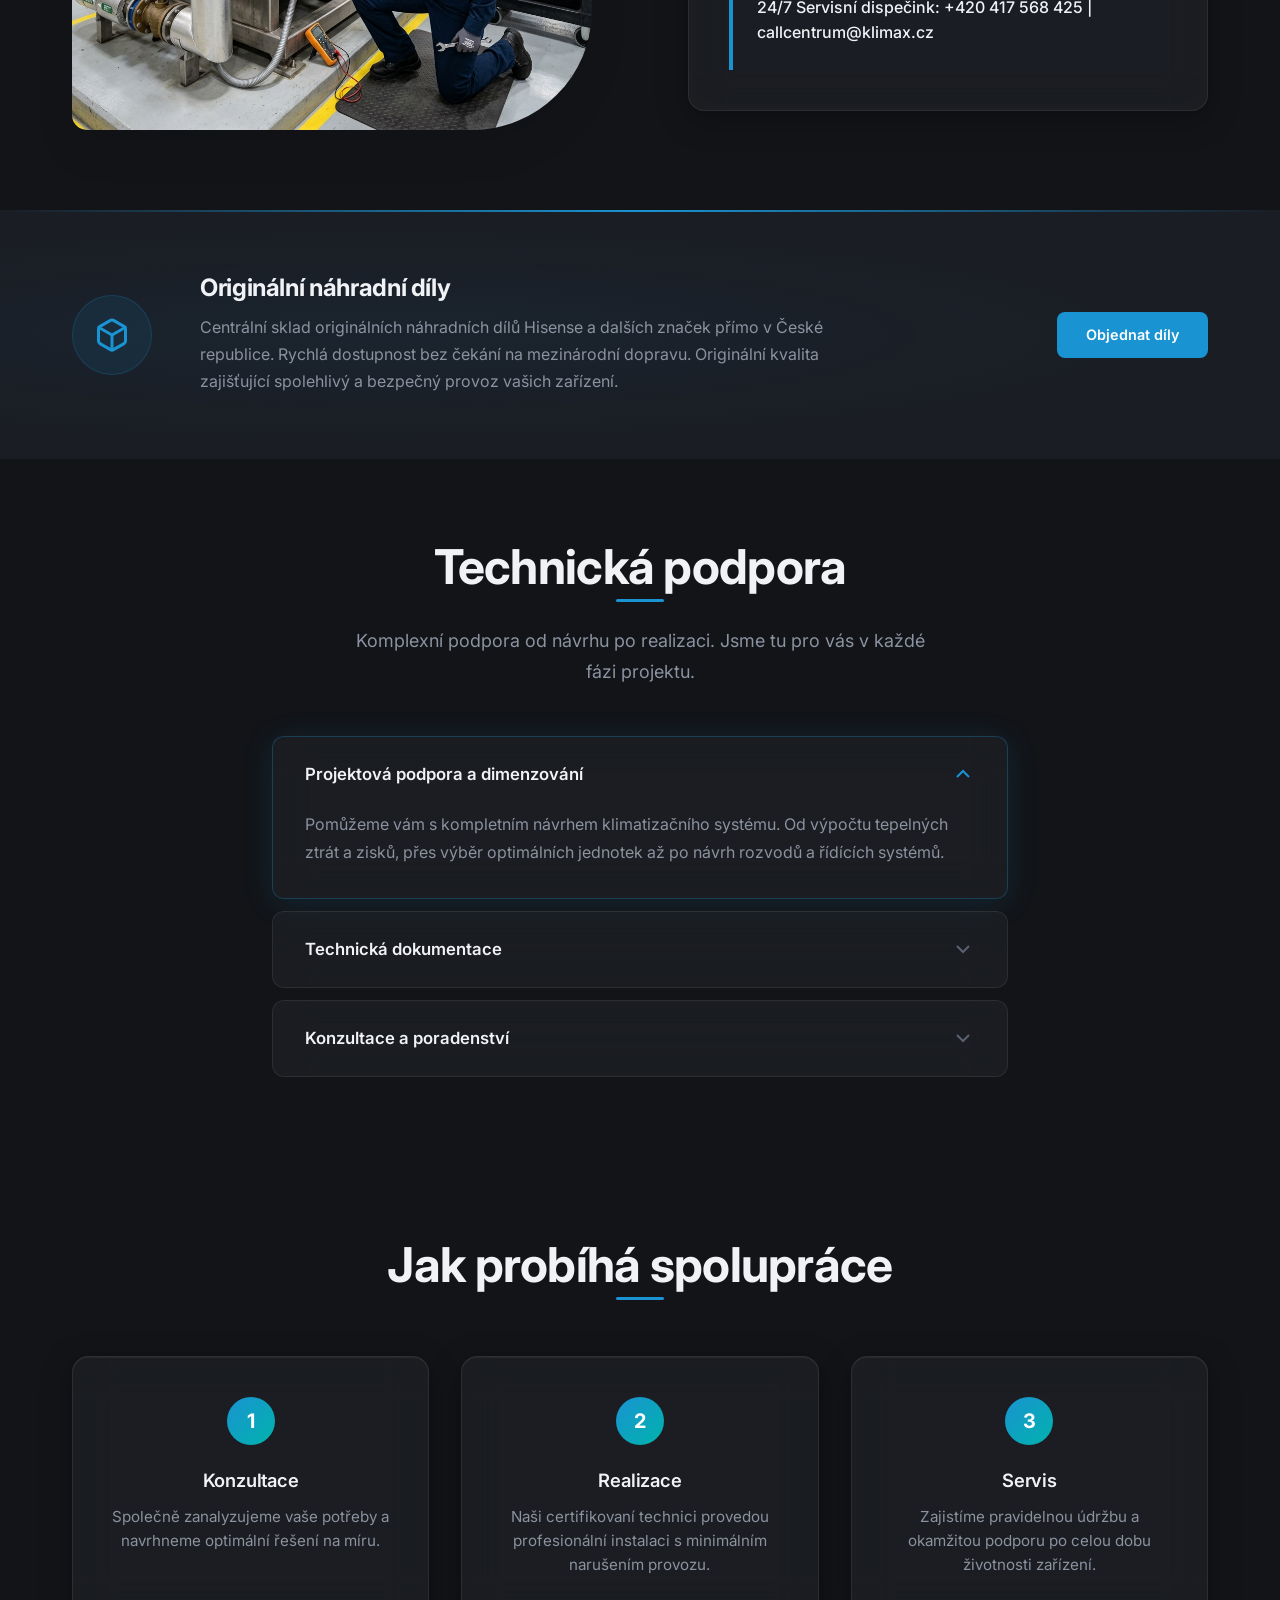
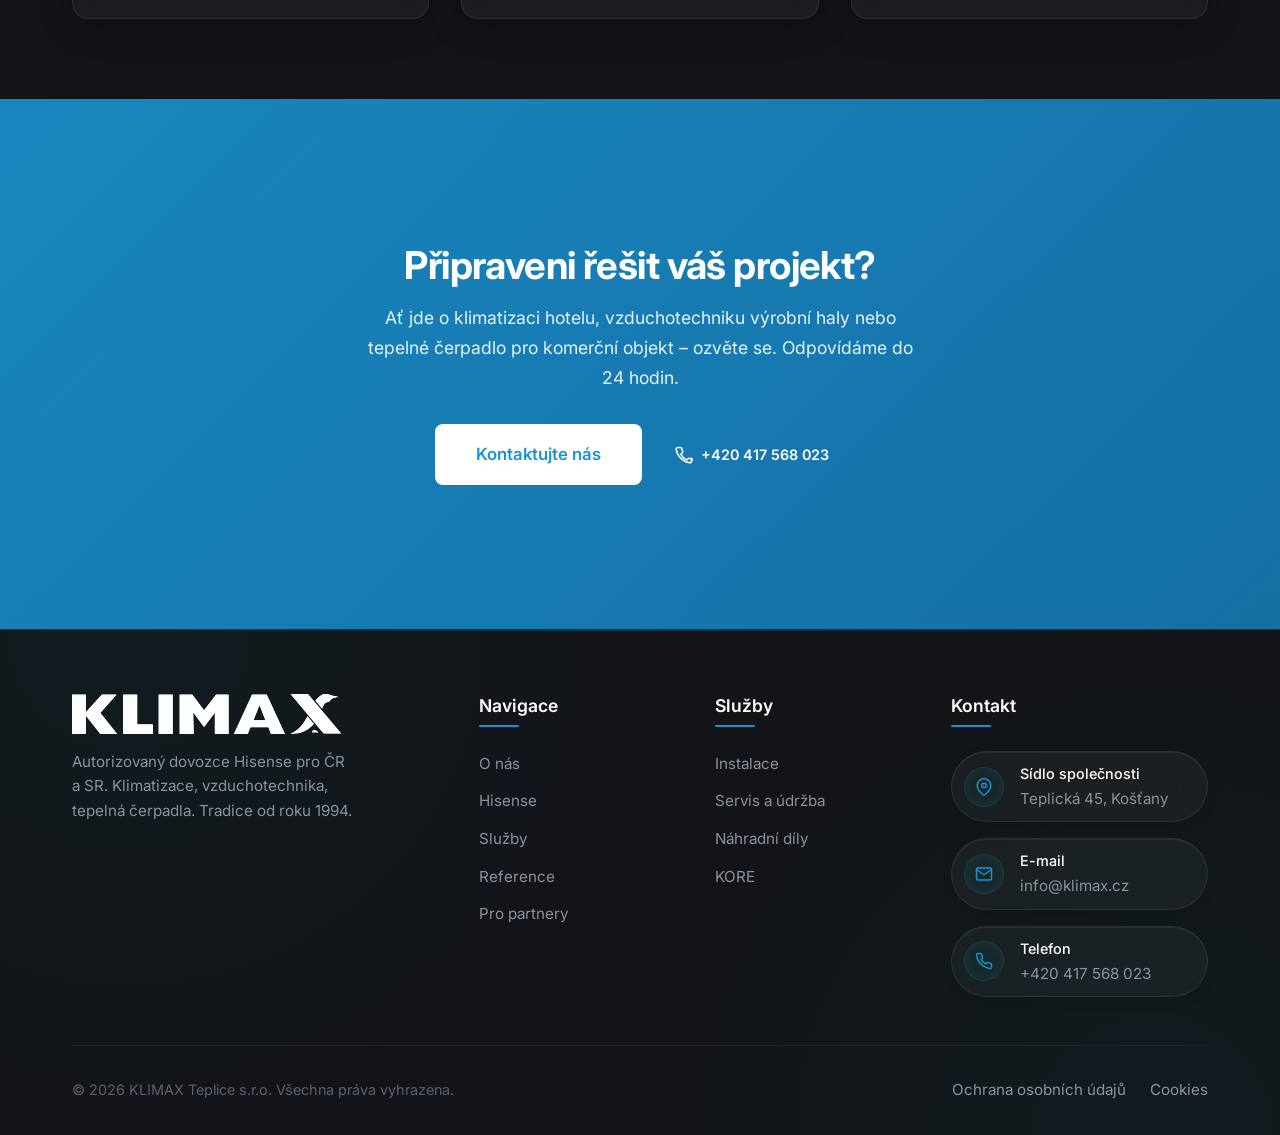
<file: sluzby.html>
<!DOCTYPE html>
<html lang="cs">
<head>
    <meta charset="UTF-8">
    <meta name="viewport" content="width=device-width, initial-scale=1.0">
    <meta name="description" content="Kompletní servisní zázemí. Od návrhu a projektování přes montáž až po celoživotní servis. Tradice od roku 1994.">
    <meta name="robots" content="index, follow">
    <meta name="author" content="KLIMAX Teplice s.r.o.">
    <link rel="canonical" href="https://klimax.cz/sluzby.html">

    <!-- Favicon -->
    <link rel="icon" type="image/png" href="assets/favicon/favicon-96x96.png" sizes="96x96" />
    <link rel="icon" type="image/svg+xml" href="assets/favicon/favicon.svg" />
    <link rel="shortcut icon" href="assets/favicon/favicon.ico" />
    <link rel="apple-touch-icon" sizes="180x180" href="assets/favicon/apple-touch-icon.png" />
    <meta name="apple-mobile-web-app-title" content="Klimax" />
    <link rel="manifest" href="assets/favicon/site.webmanifest" />

    <!-- Open Graph -->
    <meta property="og:title" content="Služby | KLIMAX Teplice">
    <meta property="og:description" content="Kompletní servisní zázemí. Od návrhu a projektování přes montáž až po celoživotní servis. Tradice od roku 1994.">
    <meta property="og:type" content="website">
    <meta property="og:url" content="https://klimax.cz/sluzby.html">
    <meta property="og:image" content="https://klimax.cz/assets/images/team.png">
    <meta property="og:locale" content="cs_CZ">
    <title>Služby | KLIMAX Teplice</title>
    <link rel="stylesheet" href="css/variables.css">
    <link rel="stylesheet" href="css/layout.css">
    <link rel="stylesheet" href="css/components.css">
    <link rel="stylesheet" href="css/pages.css">
    <link rel="stylesheet" href="css/subpages.css">
    <link rel="preconnect" href="https://fonts.googleapis.com">
    <link rel="preconnect" href="https://fonts.gstatic.com" crossorigin>
    <style>
        .service-callout {
            background-color: var(--bg-secondary);
            border-left: 4px solid var(--accent-klimax);
            padding: 1.5rem;
            margin-top: 1.5rem;
            border-radius: 0 8px 8px 0;
            font-weight: 500;
            color: var(--text-primary);
        }
    </style>
</head>
<body>

<nav class="nav" id="main-nav" role="navigation" aria-label="Hlavní navigace">
    <div class="container nav__inner">
        <a href="index.html" class="nav__logo" aria-label="KLIMAX – domovská stránka">
            <img src="assets/images/Klimax.webp" alt="KLIMAX Logo" class="nav__logo-img" width="140" height="40">
        </a>
        <ul class="nav__menu" id="nav-menu">
            <li class="nav__menu-item"><a href="o-nas.html" class="nav__menu-link">O nás</a></li>
            <li class="nav__menu-item"><a href="hisense.html" class="nav__menu-link">Hisense</a></li>
            <li class="nav__menu-item"><a href="ostatni-znacky.html" class="nav__menu-link">Značky</a></li>
            <li class="nav__menu-item"><a href="sluzby.html" class="nav__menu-link nav__menu-link--active">Služby</a></li>
            <li class="nav__menu-item"><a href="reference.html" class="nav__menu-link">Reference</a></li>
            <li class="nav__menu-item"><a href="kore.html" class="nav__menu-link">KORE</a></li>
            <li class="nav__menu-item"><a href="pro-partnery.html" class="nav__menu-link">Pro partnery</a></li>
            <li class="nav__menu-item"><a href="kontakt.html" class="btn btn--primary btn--pill nav__cta" id="nav-cta">Poptávka</a></li>
        </ul>
        <button class="nav__toggle" id="nav-toggle" aria-label="Otevřít menu" aria-expanded="false">
            <span class="nav__toggle-bar"></span>
            <span class="nav__toggle-bar"></span>
            <span class="nav__toggle-bar"></span>
        </button>
    </div>
</nav>

<main>
    <header class="page-hero page-hero__bg--gradient">
        <div class="container page-hero__content">
            <div class="breadcrumb">
                <a href="index.html">Domů</a>
                <span class="breadcrumb__separator">/</span>
                <span class="breadcrumb__current">Služby</span>
            </div>
            <h1 class="page-hero__title">Kompletní servisní zázemí</h1>
            <p class="page-hero__subtitle">Od návrhu a projektování přes montáž až po celoživotní servis. Celý cyklus pod jednou střechou.</p>
        </div>
        <div class="page-hero__wave">
            <svg xmlns="http://www.w3.org/2000/svg" viewBox="0 0 1440 120" preserveAspectRatio="none"><path fill="var(--bg-primary)" fill-opacity="1" d="M0,64L80,69.3C160,75,320,85,480,80C640,75,800,53,960,42.7C1120,32,1280,32,1360,32L1440,32L1440,120L1360,120C1280,120,1120,120,960,120C800,120,640,120,480,120C320,120,160,120,80,120L0,120Z"></path></svg>
        </div>
    </header>

    <section class="section" id="instalace">
        <div class="container fade-in">
            <div class="z-row">
                <div class="z-row__content">
                    <span class="z-row__label">Realizace na klíč</span>
                    <h2 class="z-row__title">Instalace a montáž</h2>
                    <p class="z-row__text">
                        Projektování a montáž klimatizačních, VZT a tepelněčerpadlových systémů. Realizace na klíč od návrhu po předání díla. Naši certifikovaní technici mají zkušenosti s tisíci instalacemi – od malých bytových jednotek po komplexní VRF systémy v administrativních budovách.
                    </p>
                </div>
                <div class="z-row__image">
                    <img src="assets/images/service_install.png" alt="Instalace a montáž" width="600" height="400" loading="lazy">
                </div>
            </div>
        </div>
    </section>

    <section class="section section--dark" id="servis">
        <div class="container fade-in">
            <div class="z-row z-row--reverse">
                <div class="z-row__content">
                    <span class="z-row__label">Non-stop podpora</span>
                    <h2 class="z-row__title">Servis a údržba</h2>
                    <p class="z-row__text">
                        Proaktivní a preventivní servis. Pravidelné kontroly, čištění filtrů, diagnostika systémů. Pohotovostní zásahy 24/7 prostřednictvím našeho dispečinku. Servisní smlouvy s garantovanou dobou odezvy. Revize chladiva a elektro dle zákonných požadavků.
                    </p>
                    <div class="service-callout">
                        24/7 Servisní dispečink: +420 417 568 425 | callcentrum@klimax.cz
                    </div>
                </div>
                <div class="z-row__image">
                    <img src="assets/images/service_maintenance.png" alt="Servis a údržba" width="600" height="400" loading="lazy">
                </div>
            </div>
        </div>
    </section>

    <section class="highlight-banner fade-in" id="nahradni-dily">
        <div class="container">
            <div class="highlight-banner__inner">
                <div class="highlight-banner__icon">
                    <svg width="36" height="36" viewBox="0 0 24 24" fill="none" stroke="currentColor" stroke-width="2" stroke-linecap="round" stroke-linejoin="round"><path d="M21 16V8a2 2 0 0 0-1-1.73l-7-4a2 2 0 0 0-2 0l-7 4A2 2 0 0 0 3 8v8a2 2 0 0 0 1 1.73l7 4a2 2 0 0 0 2 0l7-4A2 2 0 0 0 21 16z"></path><polyline points="3.27 6.96 12 12.01 20.73 6.96"></polyline><line x1="12" y1="22.08" x2="12" y2="12"></line></svg>
                </div>
                <div class="highlight-banner__content">
                    <h2 class="highlight-banner__title">Originální náhradní díly</h2>
                    <p class="highlight-banner__text">Centrální sklad originálních náhradních dílů Hisense a dalších značek přímo v České republice. Rychlá dostupnost bez čekání na mezinárodní dopravu. Originální kvalita zajišťující spolehlivý a bezpečný provoz vašich zařízení.</p>
                </div>
                <div class="highlight-banner__action">
                    <a href="kontakt.html" class="btn btn--primary">Objednat díly</a>
                </div>
            </div>
        </div>
    </section>

    <section class="section fade-in" id="technicka-podpora">
        <div class="container container--narrow">
            <div class="section__header">
                <h2 class="section__title">Technická podpora</h2>
                <p class="section__subtitle">Komplexní podpora od návrhu po realizaci. Jsme tu pro vás v každé fázi projektu.</p>
            </div>
            <div class="accordion" id="accordion-podpora">
                <div class="accordion__item accordion__item--active">
                    <button class="accordion__trigger">
                        Projektová podpora a dimenzování
                        <svg class="accordion__icon" width="24" height="24" viewBox="0 0 24 24" fill="none" stroke="currentColor" stroke-width="2"><polyline points="6 9 12 15 18 9"></polyline></svg>
                    </button>
                    <div class="accordion__panel">
                        <div class="accordion__content">Pomůžeme vám s kompletním návrhem klimatizačního systému. Od výpočtu tepelných ztrát a zisků, přes výběr optimálních jednotek až po návrh rozvodů a řídících systémů.</div>
                    </div>
                </div>
                <div class="accordion__item">
                    <button class="accordion__trigger">
                        Technická dokumentace
                        <svg class="accordion__icon" width="24" height="24" viewBox="0 0 24 24" fill="none" stroke="currentColor" stroke-width="2"><polyline points="6 9 12 15 18 9"></polyline></svg>
                    </button>
                    <div class="accordion__panel">
                        <div class="accordion__content">Poskytujeme kompletní technickou dokumentaci včetně instalačních manuálů, schémat zapojení a servisních postupů pro všechna zařízení Hisense.</div>
                    </div>
                </div>
                <div class="accordion__item">
                    <button class="accordion__trigger">
                        Konzultace a poradenství
                        <svg class="accordion__icon" width="24" height="24" viewBox="0 0 24 24" fill="none" stroke="currentColor" stroke-width="2"><polyline points="6 9 12 15 18 9"></polyline></svg>
                    </button>
                    <div class="accordion__panel">
                        <div class="accordion__content">Naši techničtí specialisté jsou připraveni konzultovat váš projekt telefonicky, e-mailem nebo osobně. Pomůžeme s výběrem nejvhodnější technologie pro vaše potřeby.</div>
                    </div>
                </div>
            </div>
        </div>
    </section>

    <section class="section">
        <div class="container fade-in">
            <div class="section__header">
                <h2 class="section__title">Jak probíhá spolupráce</h2>
            </div>
            <div class="process-steps">
                <div class="process-step">
                    <h3 class="process-step__title">Konzultace</h3>
                    <p class="process-step__text">Společně zanalyzujeme vaše potřeby a navrhneme optimální řešení na míru.</p>
                </div>
                <div class="process-step">
                    <h3 class="process-step__title">Realizace</h3>
                    <p class="process-step__text">Naši certifikovaní technici provedou profesionální instalaci s minimálním narušením provozu.</p>
                </div>
                <div class="process-step">
                    <h3 class="process-step__title">Servis</h3>
                    <p class="process-step__text">Zajistíme pravidelnou údržbu a okamžitou podporu po celou dobu životnosti zařízení.</p>
                </div>
            </div>
        </div>
    </section>

    <section class="section cta-section" id="cta">
        <div class="container cta-section__content fade-in">
            <h2 class="cta-section__title">Připraveni řešit váš projekt?</h2>
            <p class="cta-section__text">
                Ať jde o klimatizaci hotelu, vzduchotechniku výrobní haly nebo tepelné čerpadlo
                pro komerční objekt – ozvěte se. Odpovídáme do 24 hodin.
            </p>
            <div class="cta-section__actions">
                <a href="kontakt.html" class="btn btn--white btn--lg btn--pill" id="cta-contact">Kontaktujte nás</a>
                <a href="tel:+420417568023" class="btn btn--ghost-white" id="cta-phone">
                    <svg width="18" height="18" viewBox="0 0 18 18" fill="none" stroke="currentColor" stroke-width="1.5" aria-hidden="true"><path d="M16.5 12.69v2.5a1.67 1.67 0 01-1.82 1.67A16.5 16.5 0 011.14 3.32 1.67 1.67 0 012.81 1.5h2.5a1.67 1.67 0 011.67 1.43 10.72 10.72 0 00.58 2.35 1.67 1.67 0 01-.37 1.76L5.84 8.39a13.33 13.33 0 005.77 5.77l1.35-1.35a1.67 1.67 0 011.76-.37 10.72 10.72 0 002.35.58 1.67 1.67 0 011.43 1.67z"/></svg>
                    +420 417 568 023
                </a>
            </div>
        </div>
    </section>
</main>

<footer class="footer" id="footer">
    <div class="container">
        <div class="footer__grid">
            <div class="footer__col">
                <a href="index.html" class="footer__logo" aria-label="KLIMAX">
                    <img src="assets/images/Klimax-white.webp" alt="KLIMAX Logo" class="footer__logo-img" width="140" height="40">
                </a>
                <p class="footer__about">
                    Autorizovaný dovozce Hisense pro ČR a SR.
                    Klimatizace, vzduchotechnika, tepelná čerpadla.
                    Tradice od&nbsp;roku 1994.
                </p>
            </div>
            <div class="footer__col">
                <h4 class="footer__title">Navigace</h4>
                <ul class="footer__links">
                    <li><a href="o-nas.html" class="footer__link">O nás</a></li>
                    <li><a href="hisense.html" class="footer__link">Hisense</a></li>
                    <li><a href="sluzby.html" class="footer__link">Služby</a></li>
                    <li><a href="reference.html" class="footer__link">Reference</a></li>
                    <li><a href="pro-partnery.html" class="footer__link">Pro partnery</a></li>
                </ul>
            </div>
            <div class="footer__col">
                <h4 class="footer__title">Služby</h4>
                <ul class="footer__links">
                    <li><a href="sluzby.html#instalace" class="footer__link">Instalace</a></li>
                    <li><a href="sluzby.html#servis" class="footer__link">Servis a údržba</a></li>
                    <li><a href="sluzby.html#nahradni-dily" class="footer__link">Náhradní díly</a></li>
                    <li><a href="kore.html" class="footer__link">KORE</a></li>
                </ul>
            </div>
            <div class="footer__col">
                <h4 class="footer__title">Kontakt</h4>
                <div class="footer__contact">
                    <a href="https://maps.google.com/?q=Teplická+45,+Košťany" target="_blank" rel="noopener noreferrer" class="footer__contact-item">
                        <div class="footer__contact-icon">
                            <svg width="18" height="18" viewBox="0 0 24 24" fill="none" stroke="currentColor" stroke-width="2" stroke-linecap="round" stroke-linejoin="round"><path d="M21 10c0 7-9 13-9 13s-9-6-9-13a9 9 0 0 1 18 0z"></path><circle cx="12" cy="10" r="3"></circle></svg>
                        </div>
                        <div class="footer__contact-text">
                            <strong>Sídlo společnosti</strong>
                            <span>Teplická 45, Košťany</span>
                        </div>
                    </a>
                    <a href="mailto:info@klimax.cz" class="footer__contact-item">
                        <div class="footer__contact-icon">
                            <svg width="18" height="18" viewBox="0 0 24 24" fill="none" stroke="currentColor" stroke-width="2" stroke-linecap="round" stroke-linejoin="round"><path d="M4 4h16c1.1 0 2 .9 2 2v12c0 1.1-.9 2-2 2H4c-1.1 0-2-.9-2-2V6c0-1.1.9-2 2-2z"></path><polyline points="22,6 12,13 2,6"></polyline></svg>
                        </div>
                        <div class="footer__contact-text">
                            <strong>E-mail</strong>
                            <span>info@klimax.cz</span>
                        </div>
                    </a>
                    <a href="tel:+420417568023" class="footer__contact-item">
                        <div class="footer__contact-icon">
                            <svg width="18" height="18" viewBox="0 0 24 24" fill="none" stroke="currentColor" stroke-width="2" stroke-linecap="round" stroke-linejoin="round"><path d="M22 16.92v3a2 2 0 0 1-2.18 2 19.79 19.79 0 0 1-8.63-3.07 19.5 19.5 0 0 1-6-6 19.79 19.79 0 0 1-3.07-8.67A2 2 0 0 1 4.11 2h3a2 2 0 0 1 2 1.72 12.84 12.84 0 0 0 .7 2.81 2 2 0 0 1-.45 2.11L8.09 9.91a16 16 0 0 0 6 6l1.27-1.27a2 2 0 0 1 2.11-.45 12.84 12.84 0 0 0 2.81.7A2 2 0 0 1 22 16.92z"></path></svg>
                        </div>
                        <div class="footer__contact-text">
                            <strong>Telefon</strong>
                            <span>+420 417 568 023</span>
                        </div>
                    </a>
                </div>
            </div>
        </div>
        <div class="footer__bottom">
            <p class="footer__copyright">&copy; 2026 KLIMAX Teplice s.r.o. Všechna práva vyhrazena.</p>
            <div class="footer__bottom-links">
                <a href="#" class="footer__link">Ochrana osobních údajů</a>
                <a href="#" class="footer__link">Cookies</a>
            </div>
        </div>
    </div>
</footer>

<script src="js/main.js"></script>
</body>
</html>
</file>
<file: css/variables.css>
/* ==========================================================================
   KLIMAX Teplice – Design Tokens, Reset & Base Styles
   --------------------------------------------------------------------------
   Single source of truth for all design tokens used across the site.
   Import this file FIRST in your main stylesheet or HTML.
   ========================================================================== */

/* --------------------------------------------------------------------------
   Google Font: Inter (400 Regular, 500 Medium, 600 SemiBold, 700 Bold)
   -------------------------------------------------------------------------- */
@import url('https://fonts.googleapis.com/css2?family=Inter:wght@400;500;600;700&display=swap');

/* ==========================================================================
   1. DESIGN TOKENS (Custom Properties)
   ========================================================================== */
:root {
  /* --- Colour Palette: Backgrounds ---------------------------------------- */
  --bg-primary:    #121418;
  --bg-secondary:  #1A1D24;
  --bg-tertiary:   #22262E;
  --bg-elevated:   #2A2E38;

  /* --- Colour Palette: Text ----------------------------------------------- */
  --text-primary:   #F0F2F5;
  --text-secondary: #8B92A0;
  --text-muted:     #5A6170;

  /* --- Colour Palette: KLIMAX Accent (Primary Blue) ----------------------- */
  --accent-klimax:       #1a93d2;
  --accent-klimax-hover:  #1580bc;
  --accent-klimax-glow:   rgba(26, 147, 210, 0.15);
  --accent-klimax-glow-strong: rgba(26, 147, 210, 0.30);

  /* --- Colour Palette: Hisense Accent (Teal – brand-specific only) -------- */
  --accent-hisense:      #00B3AC;
  --accent-hisense-hover: #009E98;
  --accent-hisense-glow:  rgba(0, 179, 172, 0.12);

  /* --- Typography --------------------------------------------------------- */
  --font-primary: 'Inter', system-ui, -apple-system, BlinkMacSystemFont, 'Segoe UI', Roboto, sans-serif;

  /* --- Borders ------------------------------------------------------------ */
  --border-color:       rgba(255, 255, 255, 0.06);
  --border-color-hover: rgba(255, 255, 255, 0.12);

  /* --- Border Radii ------------------------------------------------------- */
  --radius-sm:  6px;
  --radius-md:  8px;
  --radius-lg: 12px;
  --radius-xl: 16px;
  --radius-pill: 50px;

  /* --- Shadows ------------------------------------------------------------- */
  --shadow-sm:  0 2px  8px rgba(0, 0, 0, 0.20);
  --shadow-md:  0 4px 24px rgba(0, 0, 0, 0.25);
  --shadow-lg:  0 8px 40px rgba(0, 0, 0, 0.35);
  --shadow-glow-klimax:  0 4px 30px rgba(26, 147, 210, 0.15);
  --shadow-glow-hisense: 0 4px 30px rgba(0, 179, 172, 0.12);

  /* --- Transitions -------------------------------------------------------- */
  --transition-fast:   0.2s ease;
  --transition-base:   0.3s ease;
  --transition-smooth: 0.4s cubic-bezier(0.25, 0.46, 0.45, 0.94);

  /* --- Z-Index Scale ------------------------------------------------------ */
  --z-base:    1;
  --z-card:   10;
  --z-nav:  1000;
  --z-modal: 2000;

  /* --- Spacing Scale (used for reference) --------------------------------- */
  --space-xs:  0.25rem;
  --space-sm:  0.5rem;
  --space-md:  1rem;
  --space-lg:  1.5rem;
  --space-xl:  2rem;
  --space-2xl: 3rem;
  --space-3xl: 4rem;
  --space-4xl: 5rem;

  /* --- Nav Height --------------------------------------------------------- */
  --nav-height: 100px;
  --nav-height-scrolled: 70px;

  /* --- Liquid Glass Design Tokens ---------------------------------------- */
  --glass-bg:            rgba(255, 255, 255, 0.04);
  --glass-bg-strong:     rgba(255, 255, 255, 0.07);
  --glass-bg-accent:     rgba(0, 179, 172, 0.06);
  --glass-bg-klimax:     rgba(26, 147, 210, 0.06);
  --glass-border:        rgba(255, 255, 255, 0.08);
  --glass-border-strong: rgba(255, 255, 255, 0.14);
  --glass-border-accent: rgba(0, 179, 172, 0.15);
  --glass-glow:          inset 0 1px 0 0 rgba(255, 255, 255, 0.06);
  --glass-glow-strong:   inset 0 1px 0 0 rgba(255, 255, 255, 0.12);
  --glass-glow-edge:     inset 0 0 30px rgba(255, 255, 255, 0.02);
  --glass-blur:          20px;
  --glass-blur-heavy:    40px;
  --glass-shadow:        0 8px 32px rgba(0, 0, 0, 0.25), 0 2px 8px rgba(0, 0, 0, 0.15);
  --glass-shadow-lg:     0 16px 48px rgba(0, 0, 0, 0.3), 0 4px 12px rgba(0, 0, 0, 0.2);
  --glass-shadow-float:  0 20px 60px rgba(0, 0, 0, 0.35);
  --glass-refraction:    linear-gradient(135deg, rgba(255,255,255,0.08) 0%, transparent 40%, transparent 60%, rgba(255,255,255,0.04) 100%);
}


/* ==========================================================================
   2. CSS RESET
   ========================================================================== */

/*
 * Modern CSS reset – removes default browser inconsistencies while
 * preserving accessibility defaults (focus outlines, reduced-motion).
 */

*,
*::before,
*::after {
  box-sizing: border-box;
  margin: 0;
  padding: 0;
}

/* Remove list styles on ul, ol with a role attribute (indicates navigation) */
ul,
ol {
  list-style: none;
}

/* Anchors: inherit colour, remove underline by default */
a {
  color: inherit;
  text-decoration: none;
}

/* Images & media: block-level, max-width containment */
img,
picture,
video,
canvas {
  display: block;
  max-width: 100%;
}

/* SVGs: block by default, inline when inside flex/inline-flex containers */
svg {
  max-width: 100%;
}

/* Standalone SVGs are block-level */
svg:not([class]) {
  display: block;
}

/* SVGs inside buttons, links, and inline containers stay inline */
.btn svg,
.brand-card__link svg,
.trust-bar__item svg,
.footer__contact-item svg,
.kore-teaser__feature svg,
.service-card__icon svg,
.pillar-card__icon svg {
  display: inline-block;
  flex-shrink: 0;
}

/* Form elements: inherit font */
input,
button,
textarea,
select {
  font: inherit;
  color: inherit;
}

/* Remove default button styles */
button {
  background: none;
  border: none;
  cursor: pointer;
}

/* Tables */
table {
  border-collapse: collapse;
  border-spacing: 0;
}


/* ==========================================================================
   3. BASE / BODY STYLES
   ========================================================================== */

html {
  scroll-behavior: smooth;
  -webkit-text-size-adjust: 100%;
  text-size-adjust: 100%;
}

/* Respect user motion preferences */
@media (prefers-reduced-motion: reduce) {
  html {
    scroll-behavior: auto;
  }

  *,
  *::before,
  *::after {
    animation-duration: 0.01ms !important;
    animation-iteration-count: 1 !important;
    transition-duration: 0.01ms !important;
    scroll-behavior: auto !important;
  }
}

body {
  background-color: var(--bg-primary);
  color: var(--text-primary);
  font-family: var(--font-primary);
  font-size: 1rem;
  line-height: 1.6;
  -webkit-font-smoothing: antialiased;
  -moz-osx-font-smoothing: grayscale;
  text-rendering: optimizeLegibility;
  overflow-x: hidden;
  min-height: 100vh;
  min-height: 100dvh; /* Modern viewport unit */
}


/* ==========================================================================
   4. TYPOGRAPHY SCALE
   ========================================================================== */

/*
 * Fluid typography using clamp() – smoothly scales between breakpoints
 * without abrupt jumps. Values: min / preferred (viewport-relative) / max.
 */

h1,
.h1 {
  font-family: var(--font-primary);
  font-size: clamp(2.5rem, 5vw + 1rem, 4rem);
  font-weight: 700;
  line-height: 1.1;
  letter-spacing: -0.02em;
  color: var(--text-primary);
}

h2,
.h2 {
  font-family: var(--font-primary);
  font-size: clamp(2rem, 4vw + 0.5rem, 3rem);
  font-weight: 700;
  line-height: 1.15;
  letter-spacing: -0.015em;
  color: var(--text-primary);
}

h3,
.h3 {
  font-family: var(--font-primary);
  font-size: clamp(1.25rem, 2vw + 0.25rem, 1.75rem);
  font-weight: 600;
  line-height: 1.3;
  letter-spacing: -0.01em;
  color: var(--text-primary);
}

h4,
.h4 {
  font-family: var(--font-primary);
  font-size: 1.125rem;
  font-weight: 600;
  line-height: 1.4;
  color: var(--text-primary);
}

p {
  font-size: 1rem;
  line-height: 1.7;
  color: var(--text-secondary);
}

@media (min-width: 768px) {
  p {
    font-size: 1.125rem;
  }
}

/* Larger body text variant */
.text-lg {
  font-size: 1.25rem;
  line-height: 1.6;
}

small,
.text-sm {
  font-size: 0.875rem;
  line-height: 1.5;
}


/* ==========================================================================
   5. SELECTION & FOCUS STYLES
   ========================================================================== */

::selection {
  background-color: var(--accent-klimax);
  color: #ffffff;
}

::-moz-selection {
  background-color: var(--accent-klimax);
  color: #ffffff;
}

/* Accessible focus-visible outlines – only on keyboard navigation */
:focus-visible {
  outline: 2px solid var(--accent-klimax);
  outline-offset: 2px;
}

/* Remove outline for mouse clicks */
:focus:not(:focus-visible) {
  outline: none;
}


/* ==========================================================================
   6. SCROLLBAR STYLING (Webkit + Firefox)
   ========================================================================== */

/* Firefox */
* {
  scrollbar-width: thin;
  scrollbar-color: var(--bg-tertiary) var(--bg-primary);
}

/* Webkit (Chrome, Safari, Edge) */
::-webkit-scrollbar {
  width: 8px;
}

::-webkit-scrollbar-track {
  background: var(--bg-primary);
}

::-webkit-scrollbar-thumb {
  background: var(--bg-tertiary);
  border-radius: 4px;
}

::-webkit-scrollbar-thumb:hover {
  background: var(--bg-elevated);
}
</file>
<file: css/layout.css>
/* ==========================================================================
   KLIMAX Teplice – Layout Primitives
   --------------------------------------------------------------------------
   Container, section, and grid utilities. Mobile-first with progressive
   enhancement at sm (480), md (768), lg (1024), xl (1280) breakpoints.
   ========================================================================== */


/* ==========================================================================
   1. CONTAINER
   ========================================================================== */

.container {
  width: 100%;
  max-width: 1200px;
  margin-left: auto;
  margin-right: auto;
  padding-left: 1rem;
  padding-right: 1rem;
}

/* Narrower container variant for text-heavy content */
.container--narrow {
  max-width: 800px;
}

/* Wider container for full-bleed sections */
.container--wide {
  max-width: 1400px;
}


/* ==========================================================================
   2. SECTION
   ========================================================================== */

.section {
  padding-top: 3rem;
  padding-bottom: 3rem;
  position: relative;
}

/* --- Section Header ------------------------------------------------------- */
.section__header {
  text-align: center;
  margin-bottom: 2rem;
}

.section__title {
  position: relative;
  display: inline-block;
  margin-bottom: 1rem;
}

/* Accent underline beneath section titles */
.section__title::after {
  content: '';
  position: absolute;
  bottom: -8px;
  left: 50%;
  transform: translateX(-50%);
  width: 48px;
  height: 3px;
  background: var(--accent-klimax);
  border-radius: 2px;
  transition: width var(--transition-base);
}

.section__title:hover::after {
  width: 72px;
}

.section__subtitle {
  color: var(--text-secondary);
  max-width: 600px;
  margin-left: auto;
  margin-right: auto;
  margin-top: 1rem;
  font-size: 1rem;
  line-height: 1.7;
}

/* --- Dark Section Variant ------------------------------------------------- */
.section--dark {
  background-color: var(--bg-primary);
  color: #ffffff;
}

.section--dark .section__title {
  color: #ffffff;
}

.section--dark .section__subtitle {
  color: rgba(255, 255, 255, 0.7);
}


/* ==========================================================================
   3. GRID UTILITIES
   ========================================================================== */

/*
 * Reusable grid system. Each grid defaults to single column (mobile-first)
 * and expands at larger breakpoints via media queries below.
 */

.grid {
  display: grid;
  gap: 1.5rem;
}

.grid--2 { --grid-columns: 2; }
.grid--3 { --grid-columns: 3; }
.grid--4 { --grid-columns: 4; }


/* ==========================================================================
   4. RESPONSIVE BREAKPOINTS (Mobile-First)
   ========================================================================== */

/* --- sm: 480px ------------------------------------------------------------ */
@media (min-width: 480px) {
  .section__subtitle {
    font-size: 1.0625rem;
  }
}

/* --- md: 768px ------------------------------------------------------------ */
@media (min-width: 768px) {
  .container {
    padding-left: 1.5rem;
    padding-right: 1.5rem;
  }

  .section {
    padding-top: 4rem;
    padding-bottom: 4rem;
  }

  .section__header {
    margin-bottom: 2.5rem;
  }

  .section__subtitle {
    font-size: 1.125rem;
  }

  /* Grid expands to 2 columns at md */
  .grid--2,
  .grid--3,
  .grid--4 {
    grid-template-columns: repeat(2, 1fr);
  }
}

/* --- lg: 1024px ----------------------------------------------------------- */
@media (min-width: 1024px) {
  .section {
    padding-top: 5rem;
    padding-bottom: 5rem;
  }

  .section__header {
    margin-bottom: 3rem;
  }

  /* 3-col grid at lg */
  .grid--3 {
    grid-template-columns: repeat(3, 1fr);
  }

  /* 4-col grid starts as 3 at lg */
  .grid--4 {
    grid-template-columns: repeat(3, 1fr);
  }
}

/* --- xl: 1280px ----------------------------------------------------------- */
@media (min-width: 1280px) {
  .container {
    padding-left: 2rem;
    padding-right: 2rem;
  }

  /* Full 4-col grid at xl */
  .grid--4 {
    grid-template-columns: repeat(4, 1fr);
  }
}
</file>
<file: css/components.css>
/* ==========================================================================
   KLIMAX Teplice – Components
   --------------------------------------------------------------------------
   All reusable UI components: navigation, buttons, trust bar, cards,
   KORE teaser, CTA section, footer, and scroll-triggered animations.
   ========================================================================== */


/* ==========================================================================
   1. NAVIGATION (.nav)
   ==========================================================================
   Fixed top bar. Starts transparent over the hero, transitions to a frosted
   glass surface on scroll via JS-toggled .nav--scrolled class.
   ========================================================================== */

.nav {
  position: fixed;
  top: 1rem;
  left: 0;
  right: 0;
  margin: 0 auto;
  width: 90%;
  max-width: 1200px;
  z-index: var(--z-nav);
  background: transparent;
  border: 1px solid transparent;
  border-radius: 50px;
  transition: all 0.7s cubic-bezier(0.16, 1, 0.3, 1);
}

/* Scrolled state – frosted glass pill */
.nav--scrolled {
  background: rgba(18, 20, 24, 0.65);
  -webkit-backdrop-filter: blur(var(--glass-blur-heavy)) saturate(1.6);
  backdrop-filter: blur(var(--glass-blur-heavy)) saturate(1.6);
  border: 1px solid var(--glass-border);
  box-shadow:
    var(--glass-glow),
    0 10px 40px rgba(0, 0, 0, 0.3);
}

/* Mobile Nav Reset (Full width to fix toggler offset) */
@media (max-width: 767px) {
  .nav {
    width: 100%;
    top: 0;
    border-radius: 0;
    border-left: none;
    border-right: none;
    border-top: none;
  }
}

/* --- Nav Inner ------------------------------------------------------------- */
.nav__inner {
  display: flex;
  align-items: center;
  justify-content: space-between;
  height: var(--nav-height);
  max-width: 1200px;
  margin: 0 auto;
  padding: 0 1.5rem;
  transition: height var(--transition-smooth);
}

.nav--scrolled .nav__inner {
  height: var(--nav-height-scrolled);
}

/* --- Logo ----------------------------------------------------------------- */
.nav__logo {
  display: flex;
  align-items: center;
  gap: 0.75rem;
  text-decoration: none;
  flex-shrink: 0;
}

.nav__logo-img {
  height: 20px;
  width: auto;
  display: block;
}

/* --- Menu ----------------------------------------------------------------- */
.nav__menu {
  display: flex;
  align-items: center;
  gap: 2rem;
}

.nav__menu-item {
  position: relative;
}

.nav__menu-link {
  color: var(--text-primary);
  font-size: 0.9rem;
  font-weight: 500;
  padding: 0.25rem 0;
  position: relative;
  transition: color var(--transition-base);
}

/* Accent underline on hover */
.nav__menu-link::after {
  content: '';
  position: absolute;
  bottom: -2px;
  left: 0;
  width: 0;
  height: 2px;
  background: var(--accent-klimax);
  border-radius: 1px;
  transition: width var(--transition-base);
}

.nav__menu-link:hover,
.nav__menu-link--active {
  color: var(--text-primary);
}

.nav__menu-link:hover::after,
.nav__menu-link--active::after {
  width: 100%;
}

/* --- Nav CTA -------------------------------------------------------------- */
.nav__cta {
  margin-left: 0.5rem;
}

/* --- Hamburger Toggle ----------------------------------------------------- */
.nav__toggle {
  display: none;
  flex-direction: column;
  justify-content: center;
  gap: 5px;
  width: 32px;
  height: 32px;
  cursor: pointer;
  padding: 0;
  background: none;
  border: none;
  position: relative;
  z-index: calc(var(--z-nav) + 10);
}

.nav__toggle-bar {
  display: block;
  width: 24px;
  height: 2px;
  background-color: var(--text-primary);
  border-radius: 2px;
  transition:
    transform var(--transition-base),
    opacity var(--transition-base);
}

/* Hamburger → X animation when menu open */
.nav__toggle.active .nav__toggle-bar:nth-child(1) {
  transform: translateY(7px) rotate(45deg);
}

.nav__toggle.active .nav__toggle-bar:nth-child(2) {
  opacity: 0;
}

.nav__toggle.active .nav__toggle-bar:nth-child(3) {
  transform: translateY(-7px) rotate(-45deg);
}

/* --- Mobile Menu (< 768px) ------------------------------------------------ */
@media (max-width: 767px) {
  .nav__toggle {
    display: flex;
  }

  .nav__menu {
    position: fixed;
    top: 0;
    left: 0;
    right: 0;
    bottom: 0;
    width: 100%;
    height: 100vh;
    height: 100dvh;
    background: rgba(18, 20, 24, 0.98);
    -webkit-backdrop-filter: blur(40px);
    backdrop-filter: blur(40px);
    flex-direction: column;
    justify-content: center;
    align-items: center;
    gap: 1.25rem;
    padding: 1.5rem 2rem;
    opacity: 0;
    transform: scale(1.05);
    pointer-events: none;
    transition: opacity 0.4s cubic-bezier(0.16, 1, 0.3, 1), transform 0.4s cubic-bezier(0.16, 1, 0.3, 1);
  }

  .nav__menu--open {
    opacity: 1;
    transform: scale(1);
    pointer-events: auto;
  }

  .nav__menu-link {
    font-size: 1.5rem;
    font-weight: 700;
    letter-spacing: -0.02em;
    color: #ffffff;
    opacity: 0.8;
    padding: 0.25rem 0;
    transition: opacity 0.2s ease, color 0.2s ease;
  }
  
  .nav__menu-link.active,
  .nav__menu-link:active {
    opacity: 1;
    color: var(--accent-klimax);
  }

  .nav__cta {
    margin-left: 0;
    margin-top: 1rem;
    width: auto;
    min-width: 200px;
    max-width: 280px;
    padding: 0.75rem 2rem;
    font-size: 1rem;
    text-align: center;
  }
}

/* --- Very small phones (< 380px) ----------------------------------------- */
@media (max-width: 379px) {
  .nav__menu {
    gap: 1rem;
    padding: 1rem 1.5rem;
  }

  .nav__menu-link {
    font-size: 1.3rem;
  }

  .nav__cta {
    min-width: 180px;
    padding: 0.65rem 1.5rem;
    font-size: 0.9rem;
  }
}


/* ==========================================================================
   2. BUTTONS (.btn)
   ==========================================================================
   Versatile button system with primary (KLIMAX blue), secondary (outline),
   ghost (text), and Hisense-branded variants.
   ========================================================================== */

.btn {
  display: inline-flex;
  align-items: center;
  justify-content: center;
  gap: 0.5rem;
  padding: 0.75rem 1.75rem;
  border: none;
  border-radius: var(--radius-md);
  font-family: var(--font-primary);
  font-weight: 600;
  font-size: 0.9rem;
  line-height: 1.4;
  text-decoration: none;
  cursor: pointer;
  transition:
    background-color var(--transition-base),
    color var(--transition-base),
    border-color var(--transition-base),
    box-shadow var(--transition-base),
    transform var(--transition-fast);
  white-space: nowrap;
}

.btn:active {
  transform: scale(0.97);
}

.btn--pill {
  border-radius: 999px;
  padding-left: 2rem;
  padding-right: 2rem;
}

/* --- Primary: KLIMAX Blue fill -------------------------------------------- */
.btn--primary {
  background-color: var(--accent-klimax);
  color: #ffffff;
  border: 1px solid transparent;
}

.btn--primary:hover {
  background-color: var(--accent-klimax-hover);
  box-shadow: var(--shadow-glow-klimax);
}

/* --- Secondary: Outlined -------------------------------------------------- */
.btn--secondary {
  background-color: transparent;
  color: var(--text-primary);
  border: 1px solid var(--border-color-hover);
}

.btn--secondary:hover {
  border-color: var(--accent-klimax);
  color: var(--accent-klimax);
}

/* --- Ghost: Text-only ----------------------------------------------------- */
.btn--ghost {
  background-color: transparent;
  color: var(--accent-klimax);
  border: 1px solid transparent;
  padding: 0.5rem 1rem;
}

.btn--ghost:hover {
  background-color: var(--accent-klimax-glow);
}

/* --- White: Solid white fill ---------------------------------------------- */
.btn--white {
  background-color: #ffffff;
  color: var(--accent-klimax);
  border: 1px solid transparent;
}

.btn--white:hover {
  background-color: rgba(255, 255, 255, 0.9);
  box-shadow: 0 4px 15px rgba(0, 0, 0, 0.1);
}

/* --- Ghost White: Text-only, white text ----------------------------------- */
.btn--ghost-white {
  background-color: transparent;
  color: #ffffff;
  border: 1px solid transparent;
  padding: 0.5rem 1rem;
}

.btn--ghost-white:hover {
  background-color: rgba(255, 255, 255, 0.1);
}

/* --- Hisense: Teal fill (brand-specific) ---------------------------------- */
.btn--hisense {
  background-color: var(--accent-hisense);
  color: #ffffff;
  border: 1px solid transparent;
}

.btn--hisense:hover {
  background-color: var(--accent-hisense-hover);
  box-shadow: var(--shadow-glow-hisense);
}

/* --- Hisense: Outlined ---------------------------------------------------- */
.btn--hisense-outline {
  background-color: transparent;
  color: var(--accent-hisense);
  border: 1px solid var(--accent-hisense);
}

.btn--hisense-outline:hover {
  background-color: rgba(0, 179, 172, 0.1);
  color: var(--accent-hisense);
  box-shadow: 0 0 15px rgba(0, 179, 172, 0.2);
}

/* --- Glass: Frosted glass button ------------------------------------------ */
.btn--glass {
  -webkit-backdrop-filter: blur(12px);
  backdrop-filter: blur(12px);
}

.btn--glass.btn--primary {
  background-color: rgba(26, 147, 210, 0.75);
  border: 1px solid rgba(26, 147, 210, 0.3);
  box-shadow: var(--glass-glow), var(--glass-shadow);
}

.btn--glass.btn--primary:hover {
  background-color: rgba(26, 147, 210, 0.9);
  box-shadow: var(--glass-glow-strong), 0 4px 20px rgba(26, 147, 210, 0.3);
}

.btn--glass.btn--secondary {
  background-color: var(--glass-bg-strong);
  border: 1px solid var(--glass-border-strong);
  box-shadow: var(--glass-glow);
}

.btn--glass.btn--secondary:hover {
  background-color: rgba(255, 255, 255, 0.1);
  border-color: rgba(255, 255, 255, 0.2);
  box-shadow: var(--glass-glow-strong);
}


/* ==========================================================================
   3. TRUST BAR (.trust-bar)
   ==========================================================================
   Horizontal band of partner / certification logos in muted grayscale.
   ========================================================================== */

.trust-bar {
  background-color: var(--bg-primary);
  padding: 2.5rem 0;
  border-top: none;
  border-bottom: 1px solid rgba(255, 255, 255, 0.03);
}

.trust-bar__label {
  color: rgba(255, 255, 255, 0.3);
  text-transform: uppercase;
  letter-spacing: 3px;
  font-size: 0.7rem;
  font-weight: 500;
  text-align: center;
  margin-bottom: 1.25rem;
}

.trust-bar__logos {
  display: flex;
  justify-content: center;
  align-items: center;
  gap: 2.5rem;
  flex-wrap: wrap;
  padding: 0 1rem;
}

.trust-bar__item {
  opacity: 0.5;
  filter: grayscale(100%);
  font-size: 0.95rem;
  color: rgba(255, 255, 255, 0.8);
  font-weight: 600;
  letter-spacing: 1px;
  padding: 0.5rem 0;
  transition:
    opacity var(--transition-base),
    filter var(--transition-base);
  white-space: nowrap;
}

.trust-bar__item:hover {
  opacity: 1;
  color: #ffffff;
  filter: grayscale(0%);
}

.trust-bar__item img {
  height: 28px;
  width: auto;
}

/* Wider spacing on desktop */
@media (min-width: 768px) {
  .trust-bar__logos {
    gap: 4rem;
  }
}


/* ==========================================================================
/* ==========================================================================
   4. Z-PATTERN ROW (.z-row)
   ==========================================================================
   Premium alternating image and text blocks used for core pillars.
   ========================================================================== */

.z-row {
  display: grid;
  grid-template-columns: 1fr;
  gap: 3rem;
  align-items: center;
  margin-bottom: 6rem;
}

.z-row:last-child {
  margin-bottom: 0;
}

@media (max-width: 1023px) {
  /* On tablet/mobile, we'll turn the parent of z-rows into a horizontal snap carousel.
     This assumes the parent is .pillars-z or similar wrapper. We apply styles directly to .z-row
     to ensure it works even if the parent isn't strictly styled. */
}

@media (max-width: 767px) {
  .pillars-z {
    display: flex;
    overflow-x: auto;
    scroll-snap-type: x mandatory;
    scroll-behavior: smooth;
    gap: 1.5rem;
    padding-bottom: 2rem;
    scrollbar-width: none; /* Hide scrollbar for cleaner look */
  }
  
  .pillars-z::-webkit-scrollbar {
    display: none;
  }

  .z-row {
    flex: 0 0 85vw;
    scroll-snap-align: center;
    margin-bottom: 0;
  }
  
  /* Create an edge-to-edge feel by pushing out the sides */
  .pillars-z {
    margin-left: -1.5rem;
    margin-right: -1.5rem;
    padding-left: 1.5rem;
    padding-right: 1.5rem;
  }
}

@media (min-width: 1024px) {
  .z-row {
    grid-template-columns: 1fr 1fr;
    gap: 6rem;
  }
  
  .z-row--reverse .z-row__content {
    order: 2;
  }
  
  .z-row--reverse .z-row__image {
    order: 1;
  }
}

.z-row__content {
  display: flex;
  flex-direction: column;
  position: relative;
  z-index: 2;
  background: var(--glass-bg);
  -webkit-backdrop-filter: blur(var(--glass-blur)) saturate(1.2);
  backdrop-filter: blur(var(--glass-blur)) saturate(1.2);
  border: 1px solid var(--glass-border);
  border-radius: var(--radius-xl);
  padding: 2.5rem;
  box-shadow: var(--glass-glow), var(--glass-glow-edge), var(--glass-shadow);
  transition: box-shadow var(--transition-base), border-color var(--transition-base);
}

.z-row__content:hover {
  border-color: var(--glass-border-strong);
  box-shadow: var(--glass-glow-strong), var(--glass-glow-edge), var(--glass-shadow-lg);
}

/* Refraction overlay on z-row content */
.z-row__content::after {
  content: '';
  position: absolute;
  inset: 0;
  border-radius: inherit;
  pointer-events: none;
}

.z-row__label {
  color: var(--accent-klimax);
  font-weight: 600;
  text-transform: uppercase;
  letter-spacing: 2px;
  font-size: 0.8rem;
  margin-bottom: 1rem;
}

.z-row__title {
  font-size: 2.5rem;
  margin-bottom: 1.5rem;
  line-height: 1.1;
  color: var(--text-primary);
}

.z-row__text {
  color: var(--text-secondary);
  font-size: 1.125rem;
  margin-bottom: 10px;
  line-height: 1.8;
}

.z-row__image {
  position: relative;
  z-index: 0;
  /* Wave-inspired asymmetric shape */
  border-radius: 120px 15px 120px 15px;
  overflow: hidden;
  box-shadow: 0 20px 40px rgba(0,0,0,0.08);
  transition: border-radius var(--transition-slow), transform var(--transition-base);
}

.z-row--reverse .z-row__image {
  border-radius: 120px 15px 120px 15px;
}

@media (max-width: 767px) {
  .z-row {
    display: flex;
    flex-direction: column;
    align-items: flex-start;
  }

  .z-row__image,
  .z-row--reverse .z-row__image {
    order: 1;
    width: 100%;
    border-radius: 24px 24px 0 0; /* Rounded on top, flat on bottom where it fades */
    box-shadow: none; 
    
    /* Fade ONLY the bottom edge out into transparency so it blends with the background */
    -webkit-mask-image: linear-gradient(to bottom, black 70%, transparent 100%);
    mask-image: linear-gradient(to bottom, black 70%, transparent 100%);
  }

  .z-row__content {
    order: 2;
    background: transparent;
    -webkit-backdrop-filter: none;
    backdrop-filter: none;
    border: none;
    box-shadow: none;
    /* Pull the text UP into the faded space of the image so they visually merge */
    margin-top: -3rem;
    margin-bottom: 2rem; /* Added margin at the bottom to give it breathing room */
    padding: 0 1rem;
    position: relative;
    z-index: 2;
  }
  
  .z-row__content::after {
    display: none;
  }
  
  .z-row__content:hover {
    border: none;
    box-shadow: none;
  }
  
  .z-row__title {
    font-size: 2rem;
  }
}

.z-row__image img {
  width: 100%;
  height: 100%;
  object-fit: cover;
  display: block;
}



/* ==========================================================================
   5. BRANDS HERO (.brands-hero)
   ==========================================================================
   Featured structural layout for Hisense
   ========================================================================== */

/* Glass panel for Hisense hero showcase */
.brands-hero {
  display: grid;
  grid-template-columns: 1fr;
  gap: 3rem;
  align-items: center;
  margin-top: 2rem;
  background: var(--glass-bg);
  -webkit-backdrop-filter: blur(16px) saturate(1.2);
  backdrop-filter: blur(16px) saturate(1.2);
  border: 1px solid var(--glass-border);
  border-radius: var(--radius-xl);
  padding: 3rem;
  box-shadow: var(--glass-glow), var(--glass-glow-edge), var(--glass-shadow);
  position: relative;
}

.brands-hero::after {
  content: '';
  position: absolute;
  inset: 0;
  border-radius: inherit;
  background: var(--glass-refraction);
  pointer-events: none;
}

@media (min-width: 900px) {
  .brands-hero {
    grid-template-columns: 1fr 1fr;
    gap: 5rem;
  }
}

.brands-hero__content {
  display: flex;
  flex-direction: column;
  align-items: flex-start;
}

.brands-hero__badge {
  color: var(--accent-hisense);
  font-weight: 600;
  text-transform: uppercase;
  letter-spacing: 2px;
  font-size: 0.85rem;
  margin-bottom: 1.5rem;
}

.brands-hero__logo {
  margin-bottom: 2rem;
}

.brands-hero__title {
  color: #ffffff;
  font-size: 2.5rem;
  margin-bottom: 1.5rem;
}

.brands-hero__desc {
  color: rgba(255, 255, 255, 0.8);
  font-size: 1.15rem;
  line-height: 1.7;
  margin-bottom: 2.5rem;
  max-width: 600px;
}

.brands-hero__image {
  border-radius: var(--radius-xl);
  overflow: hidden;
  box-shadow: 0 20px 40px rgba(0,0,0,0.3);
  position: relative;
}

.brands-hero__image::after {
  content: '';
  position: absolute;
  inset: 0;
  box-shadow: inset 0 0 0 1px rgba(255,255,255,0.1);
  border-radius: inherit;
  pointer-events: none;
}

.brands-hero__image img {
  width: 100%;
  height: auto;
  display: block;
}

/* ==========================================================================
   5.5 BRAND ROWS (.brand-row)
   ==========================================================================
   Directory/list layout for represented brands. Clean, minimalist B2B style.
   ========================================================================== */

.brands-list {
  display: flex;
  flex-direction: column;
  gap: 1.5rem;
}

.brand-row {
  display: flex;
  align-items: center;
  padding: 2.5rem;
  color: var(--text-primary);
  text-decoration: none;
  transition: all 0.5s cubic-bezier(0.25, 1, 0.5, 1);
  position: relative;
  
  /* Liquid Glass Base */
  background: rgba(255, 255, 255, 0.03);
  -webkit-backdrop-filter: blur(12px) saturate(1.2);
  backdrop-filter: blur(12px) saturate(1.2);
  border: 1px solid rgba(255, 255, 255, 0.08);
  border-radius: 24px;
  box-shadow: 
    0 4px 20px rgba(0, 0, 0, 0.2),
    inset 0 1px 1px rgba(255, 255, 255, 0.1);
}

.brand-row:hover {
  background: rgba(255, 255, 255, 0.08);
  -webkit-backdrop-filter: blur(20px) saturate(1.5);
  backdrop-filter: blur(20px) saturate(1.5);
  border: 1px solid rgba(255, 255, 255, 0.15);
  box-shadow: 
    0 15px 40px rgba(0, 0, 0, 0.4),
    0 0 20px rgba(0, 179, 172, 0.15),
    inset 0 1px 1px rgba(255, 255, 255, 0.3);
  transform: translateY(-5px) scale(1.01);
}

.brand-row__logo {
  flex: 0 0 250px;
  display: flex;
  flex-direction: column;
  align-items: flex-start;
  gap: 0.5rem;
}

.brand-row__logo img, .brand-row__logo svg {
  max-width: 160px;
  max-height: 40px;
  width: auto;
  height: auto;
  display: block;
  object-fit: contain;
  filter: brightness(0) invert(1);
  transition: filter 0.3s ease;
}


.brand-row__badge {
  color: var(--accent-hisense);
  font-weight: 600;
  text-transform: uppercase;
  letter-spacing: 1px;
  font-size: 0.7rem;
  margin-top: 0.5rem;
}

.brand-row__content {
  flex: 1;
  padding: 0 2rem;
  color: rgba(255, 255, 255, 0.7);
  transition: color 0.3s ease;
}

.brand-row__desc {
  margin: 0;
  font-size: 1.1rem;
  max-width: 800px;
  line-height: 1.6;
}

.brand-row__action {
  flex: 0 0 50px;
  display: flex;
  justify-content: flex-end;
  color: var(--border-color);
  transition: all 0.3s ease;
}

.brand-row:hover .brand-row__action {
  transform: translateX(10px);
  color: #ffffff;
}
/* Responsive */
@media (max-width: 768px) {
  .brand-row {
    flex-direction: column;
    align-items: flex-start;
    gap: 1.5rem;
    padding: 2rem;
  }
  .brand-row__logo { flex: auto; }
  .brand-row__content { padding: 0; }
  .brand-row__action { align-self: flex-end; }
}


/* ==========================================================================
   6. SERVICE CARDS (.service-card)
   ==========================================================================
   Left-bordered cards for the services preview section. 2×2 grid on desktop.
   ========================================================================== */

.services-preview__grid {
  display: grid;
  grid-template-columns: 1fr;
  gap: 1.5rem;
}

@media (min-width: 768px) {
  .services-preview__grid {
    grid-template-columns: repeat(2, 1fr);
  }
}

@media (min-width: 1024px) {
  .services-preview__grid {
    grid-template-columns: repeat(4, 1fr);
  }
}

.service-card {
  position: relative;
  border-radius: var(--radius-xl);
  overflow: hidden;
  min-height: 480px;
  display: flex;
  align-items: flex-end;
  background: var(--bg-primary);
  transition: transform var(--transition-base), box-shadow var(--transition-base);
  box-shadow: var(--glass-shadow);
  border: 1px solid var(--glass-border);
}

.service-card:hover {
  transform: translateY(-5px);
  box-shadow: var(--glass-shadow-lg);
  border-color: var(--glass-border-strong);
}

.service-card__bg {
  position: absolute;
  inset: 0;
  width: 100%;
  height: 100%;
  object-fit: cover;
  z-index: 0;
  transition: transform 0.6s cubic-bezier(0.25, 1, 0.5, 1);
}

.service-card:hover .service-card__bg {
  transform: scale(1.08);
}

.service-card__overlay {
  position: absolute;
  inset: 0;
  background: linear-gradient(to top, rgba(18, 20, 24, 0.95) 0%, rgba(18, 20, 24, 0.4) 60%, transparent 100%);
  z-index: 1;
  transition: background var(--transition-base);
}

.service-card:hover .service-card__overlay {
  background: linear-gradient(to top, rgba(18, 20, 24, 0.95) 0%, rgba(18, 20, 24, 0.8) 100%);
}

.service-card__content {
  position: relative;
  z-index: 2;
  padding: 2.5rem 2rem;
  width: 100%;
  display: flex;
  flex-direction: column;
}

.service-card__icon {
  color: var(--accent-klimax);
  margin-bottom: 1rem;
}

.service-card__title {
  color: #ffffff;
  font-size: 1.5rem;
  margin-bottom: 0;
  transition: margin var(--transition-base);
}

.service-card__text {
  color: rgba(255, 255, 255, 0.7);
  font-size: 0.95rem;
  line-height: 1.6;
  max-height: 0;
  opacity: 0;
  overflow: hidden;
  transition: max-height var(--transition-base), opacity var(--transition-base), margin var(--transition-base);
}

.service-card:hover .service-card__title {
  margin-bottom: 0.5rem;
}

.service-card:hover .service-card__text {
  max-height: 200px;
  opacity: 1;
  margin-top: 0.5rem;
}


/* ==========================================================================
   7. KORE TEASER (.kore-teaser)
   ==========================================================================
   Full width feature highlight section with a wave separator at the top.
   ========================================================================== */

.kore-teaser {
  position: relative;
  background-color: var(--bg-secondary);
  padding: 8rem 0 6rem;
}

.kore-teaser__wave-top {
  position: absolute;
  top: 0;
  left: 0;
  width: 100%;
  overflow: hidden;
  line-height: 0;
}

.kore-teaser__wave-top svg {
  position: relative;
  display: block;
  width: calc(100% + 1.3px);
  height: 60px;
}

@media (min-width: 768px) {
  .kore-teaser__wave-top svg {
    height: 90px;
  }
}

/* Pseudo-elements removed – clean flat card, no animated borders */

.kore-teaser__content {
  position: relative;
  z-index: var(--z-base);
  max-width: 700px;
  background: var(--glass-bg);
  -webkit-backdrop-filter: blur(var(--glass-blur)) saturate(1.2);
  backdrop-filter: blur(var(--glass-blur)) saturate(1.2);
  border: 1px solid var(--glass-border);
  border-radius: var(--radius-xl);
  padding: 2.5rem;
  box-shadow: var(--glass-glow), var(--glass-glow-edge), var(--glass-shadow);
}

.kore-teaser__content h2 {
  margin-bottom: 1rem;
}

.kore-teaser__content p {
  margin-bottom: 1.5rem;
}

.kore-teaser__features {
  display: grid;
  grid-template-columns: 1fr;
  gap: 1rem;
  margin-bottom: 2rem;
}

.kore-teaser__feature {
  display: flex;
  align-items: flex-start;
  gap: 0.75rem;
  color: var(--text-secondary);
  font-size: 0.95rem;
  line-height: 1.6;
}

.kore-teaser__feature-icon {
  flex-shrink: 0;
  width: 24px;
  height: 24px;
  display: flex;
  align-items: center;
  justify-content: center;
  color: var(--accent-klimax);
  font-size: 1rem;
}

@media (min-width: 768px) {
  .kore-teaser {
    padding: 4rem 3rem;
  }

  .kore-teaser__features {
    grid-template-columns: repeat(2, 1fr);
  }
}


/* ==========================================================================
   8. CTA SECTION (.cta-section)
   ==========================================================================
   Vibrant full-color call-to-action block.
   ========================================================================== */

.cta-section {
  position: relative;
  background: linear-gradient(135deg, rgba(26, 147, 210, 0.9) 0%, rgba(21, 128, 188, 0.85) 100%);
  -webkit-backdrop-filter: blur(var(--glass-blur));
  backdrop-filter: blur(var(--glass-blur));
  text-align: center;
  padding: 5rem 0;
}

.cta-section__content {
  max-width: 650px;
  margin: 0 auto;
  padding: 3rem;
}

.cta-section__content h2 {
  margin-bottom: 1rem;
}

.cta-section__content p {
  margin-bottom: 2rem;
}

@media (min-width: 768px) {
  .cta-section {
    padding: 5rem 0;
  }
}

@media (min-width: 1024px) {
  .cta-section {
    padding: 6rem 0;
  }
}


/* ==========================================================================
   9. FOOTER (.footer)
   ==========================================================================
   Dark footer with 4-column grid, links, contact info, and bottom bar.
   ========================================================================== */

.footer {
  background-color: var(--bg-primary);
  background-image: radial-gradient(circle at 10% 0%, rgba(0, 179, 172, 0.05), transparent 40%),
                    radial-gradient(circle at 90% 100%, rgba(0, 179, 172, 0.05), transparent 40%);
  border-top: 1px solid var(--glass-border);
  padding: 4rem 0 2rem;
  position: relative;
  overflow: hidden;
}

.footer::before {
  content: '';
  position: absolute;
  top: 0;
  left: 0;
  right: 0;
  height: 1px;
  background: linear-gradient(90deg, transparent 0%, var(--accent-klimax) 50%, transparent 100%);
  opacity: 0.3;
}

.footer__grid {
  display: grid;
  grid-template-columns: 1fr;
  gap: 3rem;
  margin-bottom: 3rem;
}

.footer__col {
  min-width: 0; /* Prevent overflow in grid */
}

.footer__title {
  color: #ffffff;
  font-weight: 600;
  font-size: 1.1rem;
  margin-bottom: 1.5rem;
  position: relative;
  padding-bottom: 0.5rem;
}

.footer__title::after {
  content: '';
  position: absolute;
  bottom: 0;
  left: 0;
  width: 40px;
  height: 2px;
  background-color: var(--accent-klimax);
  border-radius: 2px;
}

.footer__links {
  display: flex;
  flex-direction: column;
  gap: 0.75rem;
}

.footer__link {
  color: var(--text-secondary);
  font-size: 0.95rem;
  text-decoration: none;
  transition: all var(--transition-base);
  display: inline-flex;
  align-items: center;
}

.footer__link:hover {
  color: var(--accent-klimax);
  transform: translateX(6px);
}

.footer__contact-item {
  display: flex;
  align-items: center;
  gap: 1rem;
  color: var(--text-secondary);
  margin-bottom: 1rem;
  padding: 0.75rem 1.25rem 0.75rem 0.75rem; /* padding adjusted for pill shape */
  background: var(--glass-bg);
  border: 1px solid var(--glass-border);
  border-radius: 999px; /* Pill shape */
  backdrop-filter: blur(var(--glass-blur));
  box-shadow: var(--glass-glow), 0 4px 12px rgba(0,0,0,0.1);
  font-size: 0.95rem;
  line-height: 1.4;
  transition: all var(--transition-base);
  text-decoration: none;
}

.footer__contact-item:hover {
  transform: translateX(4px) translateY(-2px);
  background: var(--glass-bg-strong);
  border-color: var(--glass-border-strong);
  box-shadow: var(--glass-glow-strong), var(--glass-shadow);
}

.footer__contact-item:last-child {
  margin-bottom: 0;
}

.footer__contact-icon {
  flex-shrink: 0;
  width: 40px;
  height: 40px;
  border-radius: 50%;
  background: var(--glass-bg-accent);
  border: 1px solid var(--glass-border-accent);
  box-shadow: inset 0 0 10px rgba(0, 179, 172, 0.1);
  display: flex;
  align-items: center;
  justify-content: center;
  color: var(--accent-klimax);
}

.footer__contact-text {
  display: flex;
  flex-direction: column;
  gap: 0.25rem;
}

.footer__contact-text strong {
  color: #fff;
  font-weight: 500;
  font-size: 0.9rem;
}



/* --- Footer Bottom Bar ---------------------------------------------------- */
.footer__bottom {
  border-top: 1px solid var(--border-color);
  padding-top: 1.5rem;
  margin-top: 2rem;
  display: flex;
  flex-direction: column;
  gap: 0.75rem;
  align-items: center;
  text-align: center;
  color: var(--text-muted);
  font-size: 0.8rem;
}

/* Responsive footer */
@media (min-width: 480px) {
  .footer__grid {
    grid-template-columns: repeat(2, 1fr);
  }
}

@media (min-width: 768px) {
  .footer {
    padding: 4rem 0 2rem;
  }

  .footer__title {
    margin-bottom: 1.5rem;
  }

  .footer__bottom {
    flex-direction: row;
    justify-content: space-between;
    padding-top: 2rem;
    margin-top: 3rem;
    text-align: left;
  }
}

@media (min-width: 1024px) {
  .footer__grid {
    grid-template-columns: 2fr 1fr 1fr 1.5fr;
    gap: 4rem;
  }
}


/* ==========================================================================
   10. FADE-IN ANIMATIONS
   ==========================================================================
   Scroll-triggered entrance animations. The .fade-in--visible class is
   toggled by JavaScript (IntersectionObserver) when elements enter viewport.
   ========================================================================== */

/* --- Base: Fade Up -------------------------------------------------------- */
.fade-in,
.fade-in-up {
  opacity: 0;
  transform: translateY(20px);
  transition:
    opacity 0.6s ease,
    transform 0.6s ease;
}

/* --- Variant: Fade from Left ---------------------------------------------- */
.fade-in-left {
  opacity: 0;
  transform: translateX(-20px);
  transition:
    opacity 0.6s ease,
    transform 0.6s ease;
}

/* --- Variant: Fade from Right --------------------------------------------- */
.fade-in-right {
  opacity: 0;
  transform: translateX(20px);
  transition:
    opacity 0.6s ease,
    transform 0.6s ease;
}

/* --- Visible state (applied by IntersectionObserver) ---------------------- */
.fade-in--visible,
.fade-in--visible.fade-in,
.fade-in--visible.fade-in-up,
.fade-in--visible.fade-in-left,
.fade-in--visible.fade-in-right {
  opacity: 1;
  transform: translate(0, 0);
}

/* --- Staggered Delays ----------------------------------------------------- */
/* Using nth-child for cards within grid containers */
.fade-in:nth-child(1) { transition-delay: 0s; }
.fade-in:nth-child(2) { transition-delay: 0.1s; }
.fade-in:nth-child(3) { transition-delay: 0.2s; }
.fade-in:nth-child(4) { transition-delay: 0.3s; }
.fade-in:nth-child(5) { transition-delay: 0.4s; }
.fade-in:nth-child(6) { transition-delay: 0.5s; }

/* Data-attribute based delays for fine-grained control */
[data-delay="100"] { transition-delay: 0.1s; }
[data-delay="200"] { transition-delay: 0.2s; }
[data-delay="300"] { transition-delay: 0.3s; }
[data-delay="400"] { transition-delay: 0.4s; }
[data-delay="500"] { transition-delay: 0.5s; }
[data-delay="600"] { transition-delay: 0.6s; }
</file>
<file: css/pages.css>
/* ==========================================================================
   KLIMAX Teplice – Page-Specific Styles
   --------------------------------------------------------------------------
   Premium split-hero layout with photography, liquid glass layers,
   clean typography-driven design. No geometric grids, no pulsing dots.
   ========================================================================== */


/* ==========================================================================
   1. HERO SECTION — Fullscreen Image with Text in Bottom Left
   ========================================================================== */

.hero {
  min-height: 100vh;
  min-height: 100dvh;
  display: flex;
  flex-direction: column;
  justify-content: flex-end; /* Align content to bottom */
  position: relative;
  overflow: hidden;
  background: var(--bg-primary);
}

/* --- Hero Image (Fullscreen Background) ----------------------------------- */
.hero__image {
  position: absolute;
  inset: 0;
  width: 100%;
  height: 100%;
  z-index: 0;
}

.hero__image img {
  width: 100%;
  height: 100%;
  object-fit: cover;
  object-position: center;
  display: block;
}

/* Top gradient overlay to ensure navbar readability without a solid bar */
.hero__image::before {
  content: '';
  position: absolute;
  top: 0;
  left: 0;
  right: 0;
  height: 200px; /* Fades out smoothly over the top area */
  background: linear-gradient(
    to bottom,
    rgba(18, 20, 24, 0.8) 0%,
    rgba(18, 20, 24, 0.3) 50%,
    transparent 100%
  );
  pointer-events: none;
  z-index: 1;
}

/* --- Hero Content (Bottom Left) ------------------------------------------- */
.hero__content {
  position: relative;
  z-index: 10; /* Higher than the wave so text is always on top */
  padding: 4rem 4rem 3rem; /* Reduced bottom padding to keep text safely inside the shorter wave */
  width: 100%;
}

/* Inner wrapper constrains text width */
.hero__content-inner {
  max-width: clamp(340px, 45vw, 480px); /* Dynamically shrinks on tablets to ensure it never exceeds the dark wave */
}

/* --- Klimax x Hisense partner logos above badge -------------------------- */
.hero__partner-logo {
  display: flex;
  align-items: center;
  gap: 1rem;
  margin-bottom: 1.25rem;
}

.hero__partner-img {
  max-height: 32px; /* Increased since it is standing alone */
  width: auto;
  opacity: 0.95;
}

/* --- Badge (Clean teal pill) ---------------------------------------------- */
.hero__badge {
  display: inline-flex;
  align-items: center;
  gap: 0.5rem;
  background-color: rgba(0, 179, 172, 0.08);
  border: 1px solid rgba(0, 179, 172, 0.2);
  color: var(--accent-hisense);
  padding: 0.25rem 0.6rem; /* Smaller padding */
  border-radius: 50px;
  font-size: 0.7rem; /* Smaller text */
  font-weight: 500;
  margin-bottom: 1rem;
  line-height: 1.3;
}

.hero__badge-dot { display: none; }

/* --- Hero Title ----------------------------------------------------------- */
.hero__title {
  margin-bottom: 0;
  color: var(--text-primary);
  font-size: clamp(1.5rem, 3.5vw, 2.5rem); /* Made smaller */
}

.hero__title .highlight,
.hero__title .highlight-blue {
  color: inherit;
}

/* --- Hero Subtitle -------------------------------------------------------- */
.hero__subtitle {
  color: var(--text-secondary);
  font-size: 0.95rem; /* Made smaller */
  line-height: 1.5;
  margin-top: 1rem;
  margin-bottom: 1.5rem;
}

/* --- Hero Actions (Button Group) ------------------------------------------ */
.hero__actions {
  display: flex;
  gap: 1rem;
  flex-wrap: wrap;
  align-items: center;
}

/* ==========================================================================
   2. HERO WAVE — Apple-style Liquid Glass
   ==========================================================================
   Key visual elements:
   1. Heavy frosted backdrop blur (40-60px) + saturation + brightness
   2. Gradient background simulating glass thickness
   3. ::before = specular highlight (diagonal white light reflection)
   4. ::after = bright edge glow along the wave curve top
   5. SVG filter drop-shadows for 3D depth
   ========================================================================== */

/* Wave container */
.hero__wave {
  position: absolute;
  bottom: 0;
  left: 0;
  width: 100%;
  max-width: 1200px;
  height: 100%;
  max-height: 800px;
  z-index: 1;
  pointer-events: none;
}

/* Base glass layer */
.hero__wave-glass {
  position: absolute;
  inset: 0;
}

/* -----------------------------------------------------------------------
   BACK GLASS (Teal) — further from viewer
   ----------------------------------------------------------------------- */
.hero__wave-glass--back {
  clip-path: url(#wave-clip-back);
  
  /* Glass body — gradient simulates thickness: thin edge (lighter) → thick base (richer) */
  background: linear-gradient(
    170deg,
    rgba(0, 179, 172, 0.06) 0%,
    rgba(0, 179, 172, 0.12) 40%,
    rgba(0, 179, 172, 0.18) 100%
  );
  
  /* Liquid glass: pre-blur → displacement refraction → post-blur + color boost */
  -webkit-backdrop-filter: blur(1px) url('data:image/svg+xml;utf8,%3csvg%20height%3d%22200%22%20width%3d%22200%22%20viewBox%3d%220%200%20200%20200%22%20xmlns%3d%22http%3a%2f%2fwww.w3.org%2f2000%2fsvg%22%3e%3cdefs%3e%3cfilter%20id%3d%22displace%22%20color-interpolation-filters%3d%22sRGB%22%3e%3cfeImage%20x%3d%220%22%20y%3d%220%22%20height%3d%22200%22%20width%3d%22200%22%20href%3d%22data%3aimage%2fsvg%2bxml%3butf8%2c%253csvg%2520height%253d%2522200%2522%2520width%253d%2522200%2522%2520viewBox%253d%25220%25200%2520200%2520200%2522%2520xmlns%253d%2522http%253a%252f%252fwww.w3.org%252f2000%252fsvg%2522%253e%253cstyle%253e.m%257bmix-blend-mode%253ascreen%257d%253c%252fstyle%253e%253cdefs%253e%253clinearGradient%2520id%253d%2522Y%2522%2520x1%253d%25220%2522%2520x2%253d%25220%2522%2520y1%253d%25223%2525%2522%2520y2%253d%252297%2525%2522%253e%253cstop%2520offset%253d%25220%2525%2522%2520stop-color%253d%2522%25230F0%2522%252f%253e%253cstop%2520offset%253d%2522100%2525%2522%2520stop-color%253d%2522%2523000%2522%252f%253e%253c%252flinearGradient%253e%253clinearGradient%2520id%253d%2522X%2522%2520x1%253d%25223%2525%2522%2520x2%253d%252297%2525%2522%2520y1%253d%25220%2522%2520y2%253d%25220%2522%253e%253cstop%2520offset%253d%25220%2525%2522%2520stop-color%253d%2522%2523F00%2522%252f%253e%253cstop%2520offset%253d%2522100%2525%2522%2520stop-color%253d%2522%2523000%2522%252f%253e%253c%252flinearGradient%253e%253c%252fdefs%253e%253crect%2520x%253d%25220%2522%2520y%253d%25220%2522%2520height%253d%2522200%2522%2520width%253d%2522200%2522%2520fill%253d%2522%2523808080%2522%252f%253e%253cg%253e%253crect%2520x%253d%25220%2522%2520y%253d%25220%2522%2520height%253d%2522200%2522%2520width%253d%2522200%2522%2520fill%253d%2522%2523000080%2522%252f%253e%253crect%2520x%253d%25220%2522%2520y%253d%25220%2522%2520height%253d%2522200%2522%2520width%253d%2522200%2522%2520fill%253d%2522url(%2523Y)%2522%2520class%253d%2522m%2522%252f%253e%253crect%2520x%253d%25220%2522%2520y%253d%25220%2522%2520height%253d%2522200%2522%2520width%253d%2522200%2522%2520fill%253d%2522url(%2523X)%2522%2520class%253d%2522m%2522%252f%253e%253crect%2520x%253d%252220%2522%2520y%253d%252220%2522%2520height%253d%2522160%2522%2520width%253d%2522160%2522%2520fill%253d%2522%2523808080%2522%2520rx%253d%252240%2522%2520ry%253d%252240%2522%2520filter%253d%2522blur(20px)%2522%252f%253e%253c%252fg%253e%253c%252fsvg%253e%22%20result%3d%22dm%22%2f%3e%3cfeDisplacementMap%20in%3d%22SourceGraphic%22%20in2%3d%22dm%22%20scale%3d%2260%22%20xChannelSelector%3d%22R%22%20yChannelSelector%3d%22G%22%2f%3e%3c%2ffilter%3e%3c%2fdefs%3e%3c%2fsvg%3e#displace') blur(20px) brightness(1.1) saturate(1.6);
  backdrop-filter: blur(1px) url('data:image/svg+xml;utf8,%3csvg%20height%3d%22200%22%20width%3d%22200%22%20viewBox%3d%220%200%20200%20200%22%20xmlns%3d%22http%3a%2f%2fwww.w3.org%2f2000%2fsvg%22%3e%3cdefs%3e%3cfilter%20id%3d%22displace%22%20color-interpolation-filters%3d%22sRGB%22%3e%3cfeImage%20x%3d%220%22%20y%3d%220%22%20height%3d%22200%22%20width%3d%22200%22%20href%3d%22data%3aimage%2fsvg%2bxml%3butf8%2c%253csvg%2520height%253d%2522200%2522%2520width%253d%2522200%2522%2520viewBox%253d%25220%25200%2520200%2520200%2522%2520xmlns%253d%2522http%253a%252f%252fwww.w3.org%252f2000%252fsvg%2522%253e%253cstyle%253e.m%257bmix-blend-mode%253ascreen%257d%253c%252fstyle%253e%253cdefs%253e%253clinearGradient%2520id%253d%2522Y%2522%2520x1%253d%25220%2522%2520x2%253d%25220%2522%2520y1%253d%25223%2525%2522%2520y2%253d%252297%2525%2522%253e%253cstop%2520offset%253d%25220%2525%2522%2520stop-color%253d%2522%25230F0%2522%252f%253e%253cstop%2520offset%253d%2522100%2525%2522%2520stop-color%253d%2522%2523000%2522%252f%253e%253c%252flinearGradient%253e%253clinearGradient%2520id%253d%2522X%2522%2520x1%253d%25223%2525%2522%2520x2%253d%252297%2525%2522%2520y1%253d%25220%2522%2520y2%253d%25220%2522%253e%253cstop%2520offset%253d%25220%2525%2522%2520stop-color%253d%2522%2523F00%2522%252f%253e%253cstop%2520offset%253d%2522100%2525%2522%2520stop-color%253d%2522%2523000%2522%252f%253e%253c%252flinearGradient%253e%253c%252fdefs%253e%253crect%2520x%253d%25220%2522%2520y%253d%25220%2522%2520height%253d%2522200%2522%2520width%253d%2522200%2522%2520fill%253d%2522%2523808080%2522%252f%253e%253cg%253e%253crect%2520x%253d%25220%2522%2520y%253d%25220%2522%2520height%253d%2522200%2522%2520width%253d%2522200%2522%2520fill%253d%2522%2523000080%2522%252f%253e%253crect%2520x%253d%25220%2522%2520y%253d%25220%2522%2520height%253d%2522200%2522%2520width%253d%2522200%2522%2520fill%253d%2522url(%2523Y)%2522%2520class%253d%2522m%2522%252f%253e%253crect%2520x%253d%25220%2522%2520y%253d%25220%2522%2520height%253d%2522200%2522%2520width%253d%2522200%2522%2520fill%253d%2522url(%2523X)%2522%2520class%253d%2522m%2522%252f%253e%253crect%2520x%253d%252220%2522%2520y%253d%252220%2522%2520height%253d%2522160%2522%2520width%253d%2522160%2522%2520fill%253d%2522%2523808080%2522%2520rx%253d%252240%2522%2520ry%253d%252240%2522%2520filter%253d%2522blur(20px)%2522%252f%253e%253c%252fg%253e%253c%252fsvg%253e%22%20result%3d%22dm%22%2f%3e%3cfeDisplacementMap%20in%3d%22SourceGraphic%22%20in2%3d%22dm%22%20scale%3d%2260%22%20xChannelSelector%3d%22R%22%20yChannelSelector%3d%22G%22%2f%3e%3c%2ffilter%3e%3c%2fdefs%3e%3c%2fsvg%3e#displace') blur(20px) brightness(1.1) saturate(1.6);
  
  /* 3D depth via SVG drop-shadows */
  filter: url(#glass-back);
  z-index: 1;
}

/* Specular highlight — diagonal white light reflection across the glass surface */
.hero__wave-glass--back::before {
  content: '';
  position: absolute;
  inset: 0;
  clip-path: inherit;
  background: linear-gradient(
    150deg,
    rgba(255, 255, 255, 0.15) 0%,
    rgba(255, 255, 255, 0.06) 20%,
    transparent 45%,
    transparent 80%,
    rgba(255, 255, 255, 0.03) 100%
  );
  pointer-events: none;
}

/* Edge glow — bright line along the top surface of the glass */
.hero__wave-glass--back::after {
  content: '';
  position: absolute;
  inset: 0;
  clip-path: inherit;
  /* Top border simulation — bright inset glow at the very top */
  background: linear-gradient(
    180deg,
    rgba(0, 230, 220, 0.3) 0%,
    rgba(0, 230, 220, 0.08) 2%,
    transparent 5%
  );
  pointer-events: none;
}

/* -----------------------------------------------------------------------
   FRONT GLASS (Dark) — closer to viewer, stronger effects
   ----------------------------------------------------------------------- */
.hero__wave-glass--front {
  clip-path: url(#wave-clip-front);
  
  /* Thicker, darker glass body with visible internal color shift */
  background: linear-gradient(
    165deg,
    rgba(18, 20, 30, 0.45) 0%,
    rgba(18, 20, 26, 0.65) 30%,
    rgba(18, 20, 24, 0.82) 100%
  );
  
  /* Liquid glass: stronger refraction on the closer piece */
  -webkit-backdrop-filter: blur(1px) url('data:image/svg+xml;utf8,%3csvg%20height%3d%22200%22%20width%3d%22200%22%20viewBox%3d%220%200%20200%20200%22%20xmlns%3d%22http%3a%2f%2fwww.w3.org%2f2000%2fsvg%22%3e%3cdefs%3e%3cfilter%20id%3d%22displace%22%20color-interpolation-filters%3d%22sRGB%22%3e%3cfeImage%20x%3d%220%22%20y%3d%220%22%20height%3d%22200%22%20width%3d%22200%22%20href%3d%22data%3aimage%2fsvg%2bxml%3butf8%2c%253csvg%2520height%253d%2522200%2522%2520width%253d%2522200%2522%2520viewBox%253d%25220%25200%2520200%2520200%2522%2520xmlns%253d%2522http%253a%252f%252fwww.w3.org%252f2000%252fsvg%2522%253e%253cstyle%253e.m%257bmix-blend-mode%253ascreen%257d%253c%252fstyle%253e%253cdefs%253e%253clinearGradient%2520id%253d%2522Y%2522%2520x1%253d%25220%2522%2520x2%253d%25220%2522%2520y1%253d%25223%2525%2522%2520y2%253d%252297%2525%2522%253e%253cstop%2520offset%253d%25220%2525%2522%2520stop-color%253d%2522%25230F0%2522%252f%253e%253cstop%2520offset%253d%2522100%2525%2522%2520stop-color%253d%2522%2523000%2522%252f%253e%253c%252flinearGradient%253e%253clinearGradient%2520id%253d%2522X%2522%2520x1%253d%25223%2525%2522%2520x2%253d%252297%2525%2522%2520y1%253d%25220%2522%2520y2%253d%25220%2522%253e%253cstop%2520offset%253d%25220%2525%2522%2520stop-color%253d%2522%2523F00%2522%252f%253e%253cstop%2520offset%253d%2522100%2525%2522%2520stop-color%253d%2522%2523000%2522%252f%253e%253c%252flinearGradient%253e%253c%252fdefs%253e%253crect%2520x%253d%25220%2522%2520y%253d%25220%2522%2520height%253d%2522200%2522%2520width%253d%2522200%2522%2520fill%253d%2522%2523808080%2522%252f%253e%253cg%253e%253crect%2520x%253d%25220%2522%2520y%253d%25220%2522%2520height%253d%2522200%2522%2520width%253d%2522200%2522%2520fill%253d%2522%2523000080%2522%252f%253e%253crect%2520x%253d%25220%2522%2520y%253d%25220%2522%2520height%253d%2522200%2522%2520width%253d%2522200%2522%2520fill%253d%2522url(%2523Y)%2522%2520class%253d%2522m%2522%252f%253e%253crect%2520x%253d%25220%2522%2520y%253d%25220%2522%2520height%253d%2522200%2522%2520width%253d%2522200%2522%2520fill%253d%2522url(%2523X)%2522%2520class%253d%2522m%2522%252f%253e%253crect%2520x%253d%252215%2522%2520y%253d%252215%2522%2520height%253d%2522170%2522%2520width%253d%2522170%2522%2520fill%253d%2522%2523808080%2522%2520rx%253d%252230%2522%2520ry%253d%252230%2522%2520filter%253d%2522blur(15px)%2522%252f%253e%253c%252fg%253e%253c%252fsvg%253e%22%20result%3d%22dm%22%2f%3e%3cfeDisplacementMap%20in%3d%22SourceGraphic%22%20in2%3d%22dm%22%20scale%3d%2290%22%20xChannelSelector%3d%22R%22%20yChannelSelector%3d%22G%22%2f%3e%3c%2ffilter%3e%3c%2fdefs%3e%3c%2fsvg%3e#displace') blur(30px) brightness(0.95) saturate(1.8);
  backdrop-filter: blur(1px) url('data:image/svg+xml;utf8,%3csvg%20height%3d%22200%22%20width%3d%22200%22%20viewBox%3d%220%200%20200%20200%22%20xmlns%3d%22http%3a%2f%2fwww.w3.org%2f2000%2fsvg%22%3e%3cdefs%3e%3cfilter%20id%3d%22displace%22%20color-interpolation-filters%3d%22sRGB%22%3e%3cfeImage%20x%3d%220%22%20y%3d%220%22%20height%3d%22200%22%20width%3d%22200%22%20href%3d%22data%3aimage%2fsvg%2bxml%3butf8%2c%253csvg%2520height%253d%2522200%2522%2520width%253d%2522200%2522%2520viewBox%253d%25220%25200%2520200%2520200%2522%2520xmlns%253d%2522http%253a%252f%252fwww.w3.org%252f2000%252fsvg%2522%253e%253cstyle%253e.m%257bmix-blend-mode%253ascreen%257d%253c%252fstyle%253e%253cdefs%253e%253clinearGradient%2520id%253d%2522Y%2522%2520x1%253d%25220%2522%2520x2%253d%25220%2522%2520y1%253d%25223%2525%2522%2520y2%253d%252297%2525%2522%253e%253cstop%2520offset%253d%25220%2525%2522%2520stop-color%253d%2522%25230F0%2522%252f%253e%253cstop%2520offset%253d%2522100%2525%2522%2520stop-color%253d%2522%2523000%2522%252f%253e%253c%252flinearGradient%253e%253clinearGradient%2520id%253d%2522X%2522%2520x1%253d%25223%2525%2522%2520x2%253d%252297%2525%2522%2520y1%253d%25220%2522%2520y2%253d%25220%2522%253e%253cstop%2520offset%253d%25220%2525%2522%2520stop-color%253d%2522%2523F00%2522%252f%253e%253cstop%2520offset%253d%2522100%2525%2522%2520stop-color%253d%2522%2523000%2522%252f%253e%253c%252flinearGradient%253e%253c%252fdefs%253e%253crect%2520x%253d%25220%2522%2520y%253d%25220%2522%2520height%253d%2522200%2522%2520width%253d%2522200%2522%2520fill%253d%2522%2523808080%2522%252f%253e%253cg%253e%253crect%2520x%253d%25220%2522%2520y%253d%25220%2522%2520height%253d%2522200%2522%2520width%253d%2522200%2522%2520fill%253d%2522%2523000080%2522%252f%253e%253crect%2520x%253d%25220%2522%2520y%253d%25220%2522%2520height%253d%2522200%2522%2520width%253d%2522200%2522%2520fill%253d%2522url(%2523Y)%2522%2520class%253d%2522m%2522%252f%253e%253crect%2520x%253d%25220%2522%2520y%253d%25220%2522%2520height%253d%2522200%2522%2520width%253d%2522200%2522%2520fill%253d%2522url(%2523X)%2522%2520class%253d%2522m%2522%252f%253e%253crect%2520x%253d%252215%2522%2520y%253d%252215%2522%2520height%253d%2522170%2522%2520width%253d%2522170%2522%2520fill%253d%2522%2523808080%2522%2520rx%253d%252230%2522%2520ry%253d%252230%2522%2520filter%253d%2522blur(15px)%2522%252f%253e%253c%252fg%253e%253c%252fsvg%253e%22%20result%3d%22dm%22%2f%3e%3cfeDisplacementMap%20in%3d%22SourceGraphic%22%20in2%3d%22dm%22%20scale%3d%2290%22%20xChannelSelector%3d%22R%22%20yChannelSelector%3d%22G%22%2f%3e%3c%2ffilter%3e%3c%2fdefs%3e%3c%2fsvg%3e#displace') blur(30px) brightness(0.95) saturate(1.8);
  
  /* 3D depth: specular + layered shadows via SVG */
  filter: url(#glass-front);
  z-index: 2;
}

/* Specular highlight — stronger and more defined on the closer glass piece */
.hero__wave-glass--front::before {
  content: '';
  position: absolute;
  inset: 0;
  clip-path: inherit;
  background:
    /* Primary specular — bright diagonal sweep */
    linear-gradient(
      145deg,
      rgba(255, 255, 255, 0.22) 0%,
      rgba(255, 255, 255, 0.08) 15%,
      transparent 40%
    ),
    /* Secondary internal reflection — faint light at the bottom */
    linear-gradient(
      345deg,
      transparent 60%,
      rgba(255, 255, 255, 0.04) 85%,
      rgba(255, 255, 255, 0.08) 100%
    );
  pointer-events: none;
}

/* Edge glow — bright white highlight along the top edge of the dark glass */
.hero__wave-glass--front::after {
  content: '';
  position: absolute;
  inset: 0;
  clip-path: inherit;
  background: linear-gradient(
    180deg,
    rgba(255, 255, 255, 0.35) 0%,
    rgba(255, 255, 255, 0.10) 1.5%,
    rgba(255, 255, 255, 0.02) 4%,
    transparent 8%
  );
  pointer-events: none;
}

/* ==========================================================================
   3. HERO — Responsive Adjustments
   ========================================================================== */

/* --- Mobile (Native App Style) ------------------------------------------------ */
@media (max-width: 767px) {
  .hero {
    height: 100vh;
    height: 100dvh;
    min-height: auto;
  }

  .hero__image img {
    content: url('../assets/images/mobile-hero.png');
    object-position: center bottom;
  }

  .hero__wave {
    display: none;
  }

  .hero__image::after {
    content: '';
    position: absolute;
    inset: 0;
    background: linear-gradient(
      to top,
      rgba(18, 20, 24, 1) 0%,
      rgba(18, 20, 24, 0.8) 30%,
      rgba(18, 20, 24, 0.2) 60%,
      transparent 100%
    );
    pointer-events: none;
  }

  .hero__content {
    padding: 2rem 1.25rem 3rem;
    display: flex;
    justify-content: center;
  }

  .hero__content-inner {
    max-width: 100%;
    width: 100%;
    text-align: center;
  }

  .hero__partner-logo {
    justify-content: center;
  }

  .hero__actions {
    justify-content: center;
  }

  .hero__title {
    font-size: 2.2rem;
    font-weight: 800;
    letter-spacing: -0.03em;
    line-height: 1.1;
  }
  
  .hero__subtitle {
    font-size: 1.05rem;
    color: rgba(255, 255, 255, 0.8);
    margin-bottom: 2.5rem;
  }

  .hero__actions {
    flex-direction: column;
    width: 100%;
  }

  .hero__actions .btn {
    width: 100%;
    padding: 1.1rem;
    font-size: 1.1rem;
  }
}

/* --- sm: 480px ------------------------------------------------------------ */
@media (min-width: 480px) {
  .hero__subtitle {
    font-size: 1.15rem;
  }
}

/* --- md (Tablet): 768px–1023px -------------------------------------------- */
@media (min-width: 768px) and (max-width: 1023px) {
  .hero__content {
    padding: 5rem 2rem 4rem;
  }

  .hero__subtitle {
    font-size: 1.2rem;
    max-width: 500px;
  }
}

/* --- lg: 1024px ----------------------------------------------------------- */
@media (min-width: 1024px) {
  .hero__content {
    padding: 6rem 2rem 4rem;
  }

  .hero__subtitle {
    font-size: 1.25rem;
    max-width: 600px;
  }
}

/* --- xl: 1280px ----------------------------------------------------------- */
@media (min-width: 1280px) {
  .hero__content {
    padding: 6rem 2rem 4rem;
  }
}


/* ==========================================================================
   4. SERVICES PREVIEW FOOTER
   ========================================================================== */

.services-preview__footer {
  text-align: center;
  margin-top: 2.5rem;
}


/* ==========================================================================
   5. KORE TEASER – Clean Two-Column Layout
   ==========================================================================
   Content + mock screen side-by-side. Screen rows are static (no pulse).
   ========================================================================== */

.kore-teaser__inner {
  display: flex;
  flex-direction: column;
  gap: 2.5rem;
  position: relative;
  z-index: var(--z-base, 1);
}

.kore-teaser__label {
  display: inline-block;
  font-size: 0.75rem;
  font-weight: 600;
  text-transform: uppercase;
  letter-spacing: 2px;
  color: var(--accent-klimax);
  margin-bottom: 0.5rem;
}

.kore-teaser__title {
  font-size: clamp(2rem, 4vw, 3rem);
  font-weight: 700;
  letter-spacing: -0.02em;
  color: var(--text-primary);
  margin-bottom: 1rem;
}

.kore-teaser__desc {
  color: var(--text-secondary);
  line-height: 1.7;
  margin-bottom: 2rem;
}

/* --- Image Visual ---------------------------- */
.kore-teaser__visual {
  display: flex;
  align-items: center;
  justify-content: center;
  width: 100%;
}

.kore-teaser__image {
  width: 100%;
  height: auto;
  border-radius: 16px;
  box-shadow:
    var(--glass-shadow-lg),
    inset 0 1px 0 0 rgba(255, 255, 255, 0.06);
  display: block;
  border: 1px solid var(--glass-border);
  border-right: none;
}

/* Desktop: side-by-side layout */
@media (min-width: 768px) {
  .kore-teaser__inner {
    flex-direction: row;
    align-items: center;
    gap: 3rem;
  }

  .kore-teaser__content {
    flex: 1;
  }

  .kore-teaser__visual {
    flex: 0 0 auto;
  }
}


/* ==========================================================================
   6. CTA SECTION – Extended Styles
   ========================================================================== */

.cta-section__title {
  font-size: clamp(1.75rem, 3vw, 2.5rem);
  font-weight: 700;
  margin-bottom: 1rem;
  color: #ffffff;
}

.cta-section__text {
  color: rgba(255, 255, 255, 0.9);
  font-size: 1.1rem;
  line-height: 1.7;
  margin-bottom: 2.5rem;
  max-width: 550px;
  margin-left: auto;
  margin-right: auto;
}

.cta-section__actions {
  display: flex;
  gap: 1rem;
  justify-content: center;
  flex-wrap: wrap;
  align-items: center;
}


/* ==========================================================================
   7. FOOTER – Extended Styles
   ========================================================================== */

.footer__logo {
  display: flex;
  align-items: center;
  gap: 0.75rem;
  margin-bottom: 1rem;
  text-decoration: none;
}

.footer__logo-img {
  height: 40px;
  width: auto;
  display: block;
}

.footer__about {
  color: var(--text-secondary);
  font-size: 0.95rem;
  line-height: 1.6;
  max-width: 280px;
}

.footer__contact {
  display: flex;
  flex-direction: column;
}

.footer__bottom-links {
  display: flex;
  gap: 1.5rem;
}

.footer__copyright {
  color: var(--text-muted);
  font-size: 0.9rem;
}


/* ==========================================================================
   8. BRAND CARD BADGE (Clean teal pill, smaller)
   ========================================================================== */

.brand-card__badge {
  display: inline-block;
  font-size: 0.65rem;
  font-weight: 600;
  text-transform: uppercase;
  letter-spacing: 1.5px;
  color: var(--accent-hisense);
  background: rgba(0, 179, 172, 0.08);
  border: 1px solid rgba(0, 179, 172, 0.2);
  padding: 0.25rem 0.65rem;
  border-radius: var(--radius-pill);
  margin-bottom: 1rem;
}


/* ==========================================================================
   9. BUTTON SIZE VARIANTS
   ========================================================================== */

.btn--lg {
  padding: 1.1rem 2.5rem;
  font-size: 1.05rem;
  border-radius: var(--radius-md);
}


/* ==========================================================================
   10. NAV LOGO ICON (Inline SVG)
   ========================================================================== */

.nav__logo-icon {
  flex-shrink: 0;
  width: 40px;
  height: 40px;
}


/* ==========================================================================
   11. TRUST BAR ITEM – SVG icon alignment
   ========================================================================== */

.trust-bar__item {
  display: inline-flex;
  align-items: center;
  gap: 0.5rem;
}

.trust-bar__item svg {
  flex-shrink: 0;
  display: inline-block;
}


/* ==========================================================================
   12. PILLARS WRAPPER
   ========================================================================== */

.pillars {
  position: relative;
  overflow: hidden;
  padding-bottom: 0;
}

.pillars-transition {
  margin-top: 4rem;
  line-height: 0;
}

.pillars-transition svg {
  width: 100%;
  height: 120px;
  display: block;
  transform: translateY(1px);
}

@media (max-width: 767px) {
  .pillars-transition {
    display: none; /* Completely remove the transition wave on mobile */
  }
}

.pillars__wave-overlay {
  position: absolute;
  top: 0;
  left: 0;
  width: 100%;
  height: 100%;
  pointer-events: none;
  z-index: 1;
}

.pillars__wave-overlay svg {
  width: 100%;
  height: 100%;
  display: block;
}

.pillars-z {
  display: flex;
  flex-direction: column;
  padding-top: 2rem;
}

/* ==========================================================================
   13. TRUSTED COMPANIES CAROUSEL – Glass Track
   ========================================================================== */

.trusted-carousel {
  position: relative;
  padding: 3rem 0; /* responsive padding */
  background-color: var(--bg-primary);
  border-top: 1px solid var(--glass-border);
  border-bottom: 1px solid var(--glass-border);
  overflow: hidden;
  box-shadow:
    inset 0 1px 0 0 rgba(255, 255, 255, 0.04),
    inset 0 -1px 0 0 rgba(255, 255, 255, 0.04);
}

@media (min-width: 768px) {
  .trusted-carousel {
    padding: 4rem 0;
  }
}

/* Edge Fade Gradients to hide the hard cut-off */
.trusted-carousel::before,
.trusted-carousel::after {
  content: '';
  position: absolute;
  top: 0;
  bottom: 0;
  width: 15%;
  max-width: 150px;
  z-index: 2;
  pointer-events: none;
}

.trusted-carousel::before {
  left: 0;
  background: linear-gradient(to right, var(--bg-primary) 10%, transparent 100%);
}

.trusted-carousel::after {
  right: 0;
  background: linear-gradient(to left, var(--bg-primary) 10%, transparent 100%);
}

.trusted-carousel__inner {
  display: flex;
  width: 100%;
}

.trusted-carousel__track {
  display: flex;
  animation: marquee 35s linear infinite;
  will-change: transform;
}

.trusted-carousel:hover .trusted-carousel__track {
  animation-play-state: paused;
}

.trusted-carousel__group {
  display: flex;
  align-items: center;
  gap: 2.5rem;
  padding-right: 2.5rem;
  flex-shrink: 0;
  min-width: max-content;
}

@media (min-width: 768px) {
  .trusted-carousel__group {
    gap: 4rem;
    padding-right: 4rem;
  }
}

.trusted-carousel__group img {
  height: 35px; /* scale down for mobile */
  width: auto;
  opacity: 0.8; /* slightly muted by default */
  transition: opacity var(--transition-base), transform var(--transition-base);
  -webkit-user-drag: none;
  user-select: none;
}

@media (min-width: 768px) {
  .trusted-carousel__group img {
    height: 45px;
  }
}

@media (min-width: 1024px) {
  .trusted-carousel__group img {
    height: 55px; /* original was 60, this is slightly tighter */
  }
}

.trusted-carousel__group img:hover {
  opacity: 1;
  transform: scale(1.05);
}

@keyframes marquee {
  0% { transform: translateX(0); }
  100% { transform: translateX(-25%); }
}

@media (prefers-reduced-motion: reduce) {
  .trusted-carousel__track {
    animation-play-state: paused;
  }
}


/* ==========================================================================
   14. TRUSTED CLIENTS (REALIZACE)
   ========================================================================== */

.trusted-clients {
  background-color: var(--bg-primary);
}

.trusted-clients__grid {
  display: flex;
  overflow-x: auto;
  gap: 1.25rem;
  cursor: grab;
  scroll-snap-type: x mandatory;
  -webkit-overflow-scrolling: touch;
  padding: 1rem 0 1.5rem 0;

  /* Prevent text selection while dragging */
  -webkit-user-select: none;
  user-select: none;

  /* Hide scrollbar everywhere */
  scrollbar-width: none;            /* Firefox */
  -ms-overflow-style: none;         /* IE/Edge */
}

.trusted-clients__grid::-webkit-scrollbar {
  display: none;                    /* Chrome / Safari */
}

.trusted-clients__grid img {
  -webkit-user-drag: none;
}

.trusted-clients__grid:active {
  cursor: grabbing;
}

/* --- Edge-fade masks to hint at scrollable content ----------------------- */
.trusted-clients__grid-wrapper {
  position: relative;
}

.trusted-clients__grid-wrapper::before,
.trusted-clients__grid-wrapper::after {
  content: '';
  position: absolute;
  top: 0;
  bottom: 0;
  width: 48px;
  z-index: 2;
  pointer-events: none;
  opacity: 0;
  transition: opacity 0.3s ease;
}

.trusted-clients__grid-wrapper::before {
  left: 0;
  background: linear-gradient(to right, var(--bg-primary), transparent);
}

.trusted-clients__grid-wrapper::after {
  right: 0;
  background: linear-gradient(to left, var(--bg-primary), transparent);
}

.trusted-clients__grid-wrapper--fade-left::before {
  opacity: 1;
}

.trusted-clients__grid-wrapper--fade-right::after {
  opacity: 1;
}

/* --- Carousel navigation arrows ----------------------------------------- */
.trusted-clients__nav {
  display: none;            /* hidden on touch / small screens */
  position: absolute;
  top: 50%;
  transform: translateY(-50%);
  z-index: 3;
  width: 44px;
  height: 44px;
  border-radius: 50%;
  background: var(--glass-bg-strong);
  -webkit-backdrop-filter: blur(12px);
  backdrop-filter: blur(12px);
  border: 1px solid var(--glass-border);
  color: var(--text-primary);
  cursor: pointer;
  align-items: center;
  justify-content: center;
  box-shadow: var(--glass-shadow);
  transition: background 0.2s ease, border-color 0.2s ease, opacity 0.2s ease;
  opacity: 0.85;
}

.trusted-clients__nav:hover {
  background: var(--glass-bg-strong);
  border-color: var(--glass-border-strong);
  opacity: 1;
}

.trusted-clients__nav:disabled {
  opacity: 0.25;
  cursor: default;
  pointer-events: none;
}

.trusted-clients__nav--prev {
  left: -22px;
}

.trusted-clients__nav--next {
  right: -22px;
}

.trusted-clients__nav svg {
  width: 20px;
  height: 20px;
  display: block;
}

/* --- Client Card --------------------------------------------------------- */
.client-card {
  position: relative;
  flex: 0 0 clamp(260px, 42vw, 300px);
  scroll-snap-align: start;
  background: var(--glass-bg-strong);
  -webkit-backdrop-filter: blur(var(--glass-blur)) saturate(1.2);
  backdrop-filter: blur(var(--glass-blur)) saturate(1.2);
  border-radius: var(--radius-lg);
  overflow: hidden;
  border: 1px solid var(--glass-border);
  box-shadow: var(--glass-glow), var(--glass-shadow);
  transition:
    transform var(--transition-base),
    box-shadow var(--transition-base),
    border-color var(--transition-base),
    background var(--transition-base);
  display: flex;
  flex-direction: column;
}

/* Refraction overlay on client cards */
.client-card::after {
  content: '';
  position: absolute;
  inset: 0;
  background: var(--glass-refraction);
  pointer-events: none;
  z-index: 1;
  border-radius: var(--radius-lg);
  opacity: 0.6;
  transition: opacity var(--transition-base);
}

.client-card:hover {
  transform: translateY(-5px);
  background: var(--glass-bg-strong);
  box-shadow: var(--glass-glow-strong), var(--glass-shadow-lg);
  border-color: var(--glass-border-strong);
}

.client-card:hover::after {
  opacity: 1;
}

.client-card__image-wrapper {
  width: 100%;
  height: 200px;
  overflow: hidden;
  position: relative;
}

.client-card__image {
  width: 100%;
  height: 100%;
  object-fit: cover;
  transition: transform 0.6s ease;
}

.client-card:hover .client-card__image {
  transform: scale(1.05);
}

.client-card__content {
  padding: 1.25rem;
  flex: 1;
  display: flex;
  flex-direction: column;
  justify-content: space-between;
}

.client-card__title {
  font-size: 1rem;
  font-weight: 600;
  color: var(--text-primary);
  margin-bottom: 0.75rem;
  line-height: 1.4;
}

.client-card__brand {
  display: flex;
  align-items: center;
  gap: 0.5rem;
  font-size: 0.85rem;
  border-top: 1px solid var(--border-color);
  padding-top: 0.75rem;
  margin-top: auto;
}

.client-card__brand-label {
  color: var(--text-muted);
}

.client-card__brand-logo {
  max-width: 75px;
  max-height: 16px;
  width: auto;
  height: auto;
  display: block;
  object-fit: contain;
  filter: brightness(0) invert(1);
}

/* === RESPONSIVE BREAKPOINTS ============================================= */

/* Mobile: < 600px — full-width cards, edge-to-edge scroll */
@media (max-width: 599px) {
  .trusted-clients__grid {
    margin-left: -1rem;
    margin-right: -1rem;
    padding-left: 1rem;
    padding-right: 1rem;
    gap: 0.75rem;
    scroll-padding-left: 1rem;
  }

  .client-card {
    flex: 0 0 82vw;
  }

  .client-card__image-wrapper {
    height: 170px;
  }
}

/* Small tablet: 600–767px — 2 cards visible */
@media (min-width: 600px) and (max-width: 767px) {
  .trusted-clients__grid {
    scroll-padding-left: 0;
    gap: 1rem;
  }

  .client-card {
    flex: 0 0 calc(50% - 0.5rem);
  }
}

/* Tablet: 768–1023px — ~2.5 cards visible, show nav arrows */
@media (min-width: 768px) and (max-width: 1023px) {
  .trusted-clients__grid {
    gap: 1.25rem;
  }

  .client-card {
    flex: 0 0 calc(40% - 0.625rem);
  }
}

/* Desktop: 1024px+ — show nav arrows, wider cards */
@media (min-width: 768px) {
  .trusted-clients__nav {
    display: flex;
  }
}

@media (min-width: 1024px) {
  .trusted-clients__grid {
    gap: 1.5rem;
  }

  .client-card {
    flex: 0 0 300px;
  }

  .client-card__image-wrapper {
    height: 200px;
  }

  .client-card__title {
    font-size: 1.1rem;
  }

  .client-card__content {
    padding: 1.5rem;
  }
}
</file>
<file: css/subpages.css>
/* ==========================================================================
   KLIMAX Teplice – Subpage Styles
   --------------------------------------------------------------------------
   All component styles for subpages: page-hero, breadcrumb, timeline,
   stat counters, feature/product cards, accordion, contact form, gallery,
   download grid, partner benefits, and Hisense brand page.
   ========================================================================== */


/* ==========================================================================
   1. PAGE HERO – Subpage Hero (Shorter, with Breadcrumb)
   ========================================================================== */

.page-hero {
  position: relative;
  min-height: 50vh;
  display: flex;
  align-items: flex-end;
  justify-content: flex-start;
  overflow: hidden;
  background: var(--bg-primary);
  padding-top: var(--nav-height);
}

.page-hero__bg {
  position: absolute;
  inset: 0;
  z-index: 0;
}

/* Gradient-only background for standard subpages */
.page-hero__bg--gradient {
  background:
    radial-gradient(ellipse at 20% 80%, rgba(26, 147, 210, 0.12) 0%, transparent 50%),
    radial-gradient(ellipse at 80% 20%, rgba(0, 179, 172, 0.08) 0%, transparent 50%),
    var(--bg-primary);
}

/* Image background variant */
.page-hero__bg img {
  width: 100%;
  height: 100%;
  object-fit: cover;
  opacity: 0.3;
}

/* Overlay for image heroes */
.page-hero__overlay {
  position: absolute;
  inset: 0;
  background: linear-gradient(
    to top,
    var(--bg-primary) 0%,
    rgba(18, 20, 24, 0.7) 40%,
    rgba(18, 20, 24, 0.4) 100%
  );
  z-index: 1;
}

/* Top gradient for navbar readability */
.page-hero__bg::before {
  content: '';
  position: absolute;
  top: 0;
  left: 0;
  right: 0;
  height: 150px;
  background: linear-gradient(to bottom, rgba(18, 20, 24, 0.6) 0%, transparent 100%);
  z-index: 2;
  pointer-events: none;
}

.page-hero__content {
  position: relative;
  z-index: 10;
  padding: 3rem 1rem 4rem;
  width: 100%;
}

/* Decorative accent line */
.page-hero__content::before {
  content: '';
  display: block;
  width: 48px;
  height: 3px;
  background: var(--accent-klimax);
  border-radius: 2px;
  margin-bottom: 1.5rem;
}

.page-hero__title {
  font-size: clamp(2rem, 4vw + 0.5rem, 3.5rem);
  font-weight: 700;
  line-height: 1.1;
  letter-spacing: -0.02em;
  color: var(--text-primary);
  margin-bottom: 1rem;
  max-width: 700px;
}

.page-hero__subtitle {
  color: var(--text-secondary);
  font-size: clamp(1rem, 1.5vw + 0.5rem, 1.25rem);
  line-height: 1.7;
  max-width: 550px;
}

/* --- Breadcrumb ----------------------------------------------------------- */
.breadcrumb {
  display: flex;
  flex-wrap: wrap;
  align-items: center;
  gap: 0.5rem;
  margin-bottom: 1.5rem;
  font-size: 0.85rem;
  color: var(--text-muted);
}

.breadcrumb a {
  color: var(--text-muted);
  text-decoration: none;
  transition: color var(--transition-base);
}

.breadcrumb a:hover {
  color: var(--accent-klimax);
}

.breadcrumb__separator {
  color: var(--text-muted);
  opacity: 0.5;
}

.breadcrumb__current {
  color: var(--text-secondary);
}

/* --- Decorative wave at bottom of page-hero ------------------------------- */
.page-hero__wave {
  position: absolute;
  bottom: -1px;
  left: 0;
  right: 0;
  z-index: 5;
  line-height: 0;
}

.page-hero__wave svg {
  width: 100%;
  height: 60px;
  display: block;
}

@media (min-width: 768px) {
  .page-hero {
    min-height: 45vh;
  }
  .page-hero__wave svg {
    height: 80px;
  }
}

@media (min-width: 1024px) {
  .page-hero {
    min-height: 50vh;
  }
}


/* ==========================================================================
   1b. HISENSE HERO – Premium Brand Hero (Dual Gradient)
   ========================================================================== */

.page-hero--hisense {
  min-height: 85vh;
  align-items: center;
}

.page-hero--hisense .page-hero__bg--gradient {
  background:
    radial-gradient(ellipse at 10% 90%, rgba(26, 147, 210, 0.2) 0%, transparent 50%),
    radial-gradient(ellipse at 50% 50%, rgba(0, 179, 172, 0.1) 0%, transparent 60%),
    radial-gradient(ellipse at 90% 10%, rgba(26, 147, 210, 0.15) 0%, transparent 50%),
    linear-gradient(160deg, var(--bg-primary) 0%, #0d1117 100%);
}

.page-hero--hisense .page-hero__content {
  padding: 4rem 0;
  display: grid;
  grid-template-columns: 1fr;
  gap: 3rem;
  align-items: center;
}

.page-hero--hisense .page-hero__content::before {
  display: none;
}

@media (min-width: 900px) {
  .page-hero--hisense .page-hero__content {
    grid-template-columns: 1fr 1fr;
    gap: 4rem;
  }
}

.hisense-hero__text {
  display: flex;
  flex-direction: column;
}

.hisense-hero__badge {
  display: inline-flex;
  align-items: center;
  gap: 0.5rem;
  background: rgba(0, 179, 172, 0.1);
  border: 1px solid rgba(0, 179, 172, 0.25);
  color: var(--accent-hisense);
  padding: 0.35rem 1rem;
  border-radius: 999px;
  font-size: 0.75rem;
  font-weight: 600;
  letter-spacing: 1px;
  text-transform: uppercase;
  margin-bottom: 1.5rem;
  width: fit-content;
}

.hisense-hero__logo {
  margin-bottom: 2rem;
}

.hisense-hero__logo img {
  height: 48px;
  width: auto;
}

.hisense-hero__title {
  font-size: clamp(2rem, 4vw + 0.5rem, 3.5rem);
  font-weight: 700;
  line-height: 1.1;
  letter-spacing: -0.02em;
  color: var(--text-primary);
  margin-bottom: 1.5rem;
}

.hisense-hero__title span {
  background: linear-gradient(135deg, var(--accent-klimax), var(--accent-hisense));
  -webkit-background-clip: text;
  -webkit-text-fill-color: transparent;
  background-clip: text;
}

.hisense-hero__desc {
  color: var(--text-secondary);
  font-size: 1.15rem;
  line-height: 1.7;
  margin-bottom: 2rem;
  max-width: 500px;
}

.hisense-hero__actions {
  display: flex;
  gap: 1rem;
  flex-wrap: wrap;
}

.hisense-hero__visual {
  position: relative;
}

.hisense-hero__image {
  border-radius: var(--radius-xl);
  overflow: hidden;
  box-shadow: var(--glass-shadow-lg);
  border: 1px solid var(--glass-border);
}

.hisense-hero__image img {
  width: 100%;
  height: auto;
  display: block;
}

/* Floating stat bubbles */
.hisense-hero__stats {
  display: flex;
  gap: 1rem;
  margin-top: 2rem;
  flex-wrap: wrap;
}

.hisense-hero__stat {
  background: var(--glass-bg);
  -webkit-backdrop-filter: blur(var(--glass-blur)) saturate(1.2);
  backdrop-filter: blur(var(--glass-blur)) saturate(1.2);
  border: 1px solid var(--glass-border);
  border-radius: var(--radius-lg);
  padding: 1.25rem 1.5rem;
  box-shadow: var(--glass-glow), var(--glass-shadow);
  flex: 1;
  min-width: 120px;
  text-align: center;
}

.hisense-hero__stat-value {
  display: block;
  font-size: 1.75rem;
  font-weight: 700;
  color: var(--accent-hisense);
  line-height: 1.2;
}

.hisense-hero__stat-label {
  display: block;
  font-size: 0.8rem;
  color: var(--text-muted);
  margin-top: 0.25rem;
}


/* ==========================================================================
   2. TIMELINE (.timeline)
   ========================================================================== */

.timeline {
  position: relative;
  padding: 2rem 0;
}

/* Vertical line */
.timeline::before {
  content: '';
  position: absolute;
  top: 0;
  left: 20px;
  bottom: 0;
  width: 2px;
  background: linear-gradient(to bottom, var(--accent-klimax), var(--accent-hisense), transparent);
  border-radius: 1px;
}

@media (min-width: 768px) {
  .timeline::before {
    left: 50%;
    transform: translateX(-50%);
  }
}

.timeline__item {
  position: relative;
  padding-left: 60px;
  margin-bottom: 3rem;
}

.timeline__item:last-child {
  margin-bottom: 0;
}

/* Dot on the timeline */
.timeline__dot {
  position: absolute;
  left: 12px;
  top: 4px;
  width: 18px;
  height: 18px;
  border-radius: 50%;
  background: var(--accent-klimax);
  border: 3px solid var(--bg-primary);
  box-shadow: 0 0 0 3px rgba(26, 147, 210, 0.3);
  z-index: 2;
}

.timeline__year {
  font-size: 0.8rem;
  font-weight: 700;
  color: var(--accent-klimax);
  text-transform: uppercase;
  letter-spacing: 2px;
  margin-bottom: 0.5rem;
}

.timeline__card {
  background: var(--glass-bg);
  -webkit-backdrop-filter: blur(var(--glass-blur)) saturate(1.2);
  backdrop-filter: blur(var(--glass-blur)) saturate(1.2);
  border: 1px solid var(--glass-border);
  border-radius: var(--radius-lg);
  padding: 2rem;
  box-shadow: var(--glass-glow), var(--glass-shadow);
  transition: transform var(--transition-base), box-shadow var(--transition-base);
}

.timeline__card:hover {
  transform: translateY(-3px);
  box-shadow: var(--glass-glow-strong), var(--glass-shadow-lg);
}

.timeline__card h3 {
  color: var(--text-primary);
  margin-bottom: 0.75rem;
  font-size: 1.25rem;
}

.timeline__card p {
  color: var(--text-secondary);
  font-size: 1rem;
  line-height: 1.7;
}

@media (min-width: 768px) {
  .timeline__item {
    width: 50%;
    padding-left: 0;
    padding-right: 3rem;
  }

  .timeline__item:nth-child(even) {
    margin-left: 50%;
    padding-left: 3rem;
    padding-right: 0;
  }

  .timeline__dot {
    left: auto;
    right: -9px;
  }

  .timeline__item:nth-child(even) .timeline__dot {
    left: -9px;
    right: auto;
  }
}


/* ==========================================================================
   3. STAT GRID (.stat-grid)
   ========================================================================== */

.stat-grid {
  display: grid;
  grid-template-columns: repeat(2, 1fr);
  gap: 1.5rem;
}

@media (min-width: 768px) {
  .stat-grid {
    grid-template-columns: repeat(4, 1fr);
  }
}

.stat-card {
  text-align: center;
  padding: 2rem 1.5rem;
  background: var(--glass-bg);
  -webkit-backdrop-filter: blur(var(--glass-blur)) saturate(1.2);
  backdrop-filter: blur(var(--glass-blur)) saturate(1.2);
  border: 1px solid var(--glass-border);
  border-radius: var(--radius-lg);
  box-shadow: var(--glass-glow), var(--glass-shadow);
  transition: transform var(--transition-base), box-shadow var(--transition-base);
}

.stat-card:hover {
  transform: translateY(-4px);
  box-shadow: var(--glass-glow-strong), var(--glass-shadow-lg);
}

.stat-card__value {
  display: block;
  font-size: clamp(2rem, 4vw, 3rem);
  font-weight: 700;
  color: var(--accent-klimax);
  line-height: 1.1;
  margin-bottom: 0.5rem;
}

.stat-card__value--hisense {
  color: var(--accent-hisense);
}

.stat-card__label {
  display: block;
  font-size: 0.9rem;
  color: var(--text-secondary);
  line-height: 1.4;
}


/* ==========================================================================
   4. FEATURE CARDS (.feature-card)
   ========================================================================== */

.feature-grid {
  display: grid;
  grid-template-columns: 1fr;
  gap: 1.5rem;
}

@media (min-width: 600px) {
  .feature-grid {
    grid-template-columns: repeat(2, 1fr);
  }
}

@media (min-width: 1024px) {
  .feature-grid {
    grid-template-columns: repeat(4, 1fr);
  }
}

.feature-card {
  background: var(--glass-bg);
  -webkit-backdrop-filter: blur(var(--glass-blur)) saturate(1.2);
  backdrop-filter: blur(var(--glass-blur)) saturate(1.2);
  border: 1px solid var(--glass-border);
  border-radius: var(--radius-xl);
  padding: 2.5rem 2rem;
  box-shadow: var(--glass-glow), var(--glass-shadow);
  transition: all 0.4s cubic-bezier(0.25, 1, 0.5, 1);
  position: relative;
  overflow: hidden;
}

.feature-card::after {
  content: '';
  position: absolute;
  inset: 0;
  background: var(--glass-refraction);
  pointer-events: none;
  border-radius: inherit;
  opacity: 0.5;
}

.feature-card:hover {
  transform: translateY(-6px);
  border-color: var(--glass-border-strong);
  box-shadow: var(--glass-glow-strong), var(--glass-shadow-lg);
}

.feature-card__icon {
  width: 56px;
  height: 56px;
  border-radius: var(--radius-lg);
  background: rgba(0, 179, 172, 0.1);
  border: 1px solid rgba(0, 179, 172, 0.2);
  display: flex;
  align-items: center;
  justify-content: center;
  color: var(--accent-hisense);
  margin-bottom: 1.5rem;
  transition: background var(--transition-base);
}

.feature-card:hover .feature-card__icon {
  background: rgba(0, 179, 172, 0.18);
}

.feature-card__title {
  font-size: 1.15rem;
  font-weight: 600;
  color: var(--text-primary);
  margin-bottom: 0.75rem;
}

.feature-card__text {
  font-size: 0.95rem;
  color: var(--text-secondary);
  line-height: 1.6;
}

/* ==========================================================================
   4.1 CUSTOMER JOURNEY (Timeline)
   ========================================================================== */

.customer-journey {
  position: relative;
  max-width: 800px;
  margin: 0 auto;
  padding: 2rem 0;
}

/* Vertical connecting line */
.customer-journey::before {
  content: '';
  position: absolute;
  top: 36px;
  bottom: 36px;
  left: 28px; /* Centers the 2px line in the 58px icon */
  width: 2px;
  background: var(--glass-border);
  z-index: 0;
}

@media (max-width: 767px) {
  .customer-journey::before {
    left: 23px; /* Centers in 48px icon */
  }
}

.journey-step {
  position: relative;
  display: flex;
  gap: 2rem;
  padding-bottom: 2.5rem;
  z-index: 1;
}

.journey-step:last-child {
  padding-bottom: 0;
}

.journey-step__icon {
  flex-shrink: 0;
  width: 58px;
  height: 58px;
  border-radius: 50%;
  background: var(--bg-primary); /* Match body bg so the gap looks like negative space */
  border: 2px solid var(--accent-klimax);
  color: var(--accent-klimax);
  display: flex;
  align-items: center;
  justify-content: center;
  box-shadow: 0 0 0 8px var(--bg-primary); /* Creates a mask gap in the timeline */
  transition: all var(--transition-smooth);
}

.journey-step__icon svg {
  width: 24px;
  height: 24px;
}

@media (max-width: 767px) {
  .journey-step__icon {
    width: 48px;
    height: 48px;
    box-shadow: 0 0 0 6px var(--bg-primary);
  }
  .journey-step__icon svg {
    width: 20px;
    height: 20px;
  }
  .journey-step {
    gap: 1.25rem;
  }
}

.journey-step.is-active .journey-step__icon {
  transform: scale(1.1);
  background: var(--accent-klimax);
  color: #fff;
  box-shadow: 0 0 0 8px var(--bg-primary), var(--shadow-glow-klimax);
}

.journey-step__content {
  flex: 1;
  background: var(--glass-bg);
  -webkit-backdrop-filter: blur(var(--glass-blur)) saturate(1.2);
  backdrop-filter: blur(var(--glass-blur)) saturate(1.2);
  border: 1px solid var(--glass-border);
  border-radius: var(--radius-lg);
  padding: 1.5rem 2rem;
  box-shadow: var(--glass-glow), var(--glass-shadow);
  transition: transform var(--transition-smooth), background var(--transition-base), border-color var(--transition-base);
}

.journey-step.is-active .journey-step__content {
  background: var(--glass-bg-strong);
  border-color: var(--glass-border-strong);
  transform: translateX(10px);
}

.journey-step__title {
  font-size: 1.15rem;
  font-weight: 600;
  color: var(--text-primary);
  margin-bottom: 0.5rem;
}

.journey-step__text {
  font-size: 0.95rem;
  color: var(--text-secondary);
  line-height: 1.6;
  margin: 0;
}



/* ==========================================================================
   5. PRODUCT CARDS (.product-card)
   ========================================================================== */

.product-grid {
  display: grid;
  grid-template-columns: 1fr;
  gap: 1.5rem;
}

@media (min-width: 600px) {
  .product-grid {
    grid-template-columns: repeat(2, 1fr);
  }
}

@media (min-width: 1024px) {
  .product-grid {
    grid-template-columns: repeat(3, 1fr);
  }
}

.product-card {
  position: relative;
  background: var(--glass-bg);
  -webkit-backdrop-filter: blur(var(--glass-blur)) saturate(1.2);
  backdrop-filter: blur(var(--glass-blur)) saturate(1.2);
  border: 1px solid var(--glass-border);
  border-radius: var(--radius-xl);
  overflow: hidden;
  box-shadow: var(--glass-glow), var(--glass-shadow);
  transition: all 0.4s cubic-bezier(0.25, 1, 0.5, 1);
  display: flex;
  flex-direction: column;
}

.product-card:hover {
  transform: translateY(-6px);
  border-color: rgba(0, 179, 172, 0.3);
  box-shadow: var(--glass-glow-strong), var(--shadow-glow-hisense), var(--glass-shadow-lg);
}

.product-card__image {
  width: 100%;
  height: 200px;
  overflow: hidden;
  background: linear-gradient(135deg, rgba(0, 179, 172, 0.05), rgba(26, 147, 210, 0.05));
  display: flex;
  align-items: center;
  justify-content: center;
  padding: 2rem;
}

.product-card__image img {
  max-height: 100%;
  max-width: 100%;
  object-fit: contain;
  transition: transform 0.5s ease;
}

.product-card:hover .product-card__image img {
  transform: scale(1.05);
}

.product-card__content {
  padding: 2rem;
  flex: 1;
  display: flex;
  flex-direction: column;
}

.product-card__tag {
  display: inline-block;
  font-size: 0.7rem;
  font-weight: 600;
  text-transform: uppercase;
  letter-spacing: 1.5px;
  color: var(--accent-hisense);
  margin-bottom: 0.75rem;
}

.product-card__title {
  font-size: 1.25rem;
  font-weight: 600;
  color: var(--text-primary);
  margin-bottom: 0.75rem;
}

.product-card__text {
  font-size: 0.95rem;
  color: var(--text-secondary);
  line-height: 1.6;
  margin-bottom: 1.5rem;
  flex: 1;
}

.product-card__link {
  display: inline-flex;
  align-items: center;
  gap: 0.5rem;
  color: var(--accent-hisense);
  font-weight: 600;
  font-size: 0.9rem;
  transition: gap var(--transition-base);
}

.product-card__link:hover {
  gap: 0.75rem;
}


/* ==========================================================================
   6. ACCORDION (.accordion)
   ========================================================================== */

.accordion {
  display: flex;
  flex-direction: column;
  gap: 0.75rem;
}

.accordion__item {
  background: var(--glass-bg);
  -webkit-backdrop-filter: blur(var(--glass-blur)) saturate(1.2);
  backdrop-filter: blur(var(--glass-blur)) saturate(1.2);
  border: 1px solid var(--glass-border);
  border-radius: var(--radius-lg);
  overflow: hidden;
  transition: border-color var(--transition-base), box-shadow var(--transition-base);
}

.accordion__item:hover {
  border-color: var(--glass-border-strong);
}

.accordion__item--active {
  border-color: rgba(26, 147, 210, 0.3);
  box-shadow: var(--shadow-glow-klimax);
}

.accordion__trigger {
  width: 100%;
  display: flex;
  align-items: center;
  justify-content: space-between;
  padding: 1.5rem 2rem;
  background: none;
  border: none;
  color: var(--text-primary);
  font-family: var(--font-primary);
  font-size: 1.05rem;
  font-weight: 600;
  text-align: left;
  cursor: pointer;
  transition: color var(--transition-base);
  gap: 1rem;
}

.accordion__trigger:hover {
  color: var(--accent-klimax);
}

.accordion__icon {
  flex-shrink: 0;
  width: 24px;
  height: 24px;
  color: var(--text-muted);
  transition: transform var(--transition-base), color var(--transition-base);
}

.accordion__item--active .accordion__icon {
  transform: rotate(180deg);
  color: var(--accent-klimax);
}

.accordion__panel {
  max-height: 0;
  overflow: hidden;
  transition: max-height 0.4s cubic-bezier(0.25, 1, 0.5, 1);
}

.accordion__item--active .accordion__panel {
  max-height: 500px;
}

.accordion__content {
  padding: 0 2rem 2rem;
  color: var(--text-secondary);
  font-size: 1rem;
  line-height: 1.7;
}


/* ==========================================================================
   7. CONTACT FORM (.contact-form)
   ========================================================================== */

.contact-section {
  display: grid;
  grid-template-columns: 1fr;
  gap: 3rem;
}

@media (min-width: 900px) {
  .contact-section {
    grid-template-columns: 1fr 1fr;
    gap: 4rem;
  }
}

/* KORE Inquiry Form iframe */
.kore-form-iframe {
  width: 100%;
  height: 980px;
  min-height: 0;
  border: 0;
  display: block;
  background: transparent;
  transition: height 0.25s ease-out;
}

@media (max-width: 900px) {
  .kore-form-iframe {
    height: 1020px;
  }
}

@media (max-width: 560px) {
  .kore-form-iframe {
    height: 1280px;
  }
}

.contact-info {
  display: flex;
  flex-direction: column;
  gap: 1.5rem;
}

.contact-info__card {
  display: flex;
  align-items: center;
  gap: 1.25rem;
  padding: 1.5rem;
  background: var(--glass-bg);
  -webkit-backdrop-filter: blur(var(--glass-blur)) saturate(1.2);
  backdrop-filter: blur(var(--glass-blur)) saturate(1.2);
  border: 1px solid var(--glass-border);
  border-radius: var(--radius-lg);
  box-shadow: var(--glass-glow), var(--glass-shadow);
  text-decoration: none;
  color: var(--text-primary);
  transition: all var(--transition-base);
}

.contact-info__card:hover {
  transform: translateX(6px);
  border-color: var(--glass-border-strong);
  box-shadow: var(--glass-glow-strong), var(--glass-shadow-lg);
}

.contact-info__icon {
  width: 48px;
  height: 48px;
  border-radius: 50%;
  background: var(--glass-bg-klimax);
  border: 1px solid rgba(26, 147, 210, 0.2);
  display: flex;
  align-items: center;
  justify-content: center;
  color: var(--accent-klimax);
  flex-shrink: 0;
}

.contact-info__text {
  display: flex;
  flex-direction: column;
  gap: 0.25rem;
}

.contact-info__label {
  font-size: 0.8rem;
  font-weight: 600;
  text-transform: uppercase;
  letter-spacing: 1px;
  color: var(--text-muted);
}

.contact-info__value {
  font-size: 1.05rem;
  color: var(--text-primary);
  font-weight: 500;
}

/* Form styling */
.contact-form {
  background: var(--glass-bg);
  -webkit-backdrop-filter: blur(var(--glass-blur)) saturate(1.2);
  backdrop-filter: blur(var(--glass-blur)) saturate(1.2);
  border: 1px solid var(--glass-border);
  border-radius: var(--radius-xl);
  padding: 3rem;
  box-shadow: var(--glass-glow), var(--glass-shadow);
}

.contact-form__title {
  font-size: 1.5rem;
  font-weight: 600;
  color: var(--text-primary);
  margin-bottom: 0.5rem;
}

.contact-form__subtitle {
  color: var(--text-muted);
  font-size: 0.9rem;
  margin-bottom: 2rem;
}

.contact-form__grid {
  display: grid;
  grid-template-columns: 1fr;
  gap: 1.25rem;
}

@media (min-width: 600px) {
  .contact-form__grid {
    grid-template-columns: repeat(2, 1fr);
  }

  .contact-form__grid .form-group--full {
    grid-column: 1 / -1;
  }
}

.form-group {
  display: flex;
  flex-direction: column;
  gap: 0.5rem;
}

.form-group label {
  font-size: 0.85rem;
  font-weight: 500;
  color: var(--text-secondary);
}

.form-group input,
.form-group select,
.form-group textarea {
  width: 100%;
  padding: 0.85rem 1.25rem;
  background: rgba(255, 255, 255, 0.04);
  border: 1px solid var(--glass-border);
  border-radius: var(--radius-md);
  color: var(--text-primary);
  font-size: 0.95rem;
  transition: border-color var(--transition-base), box-shadow var(--transition-base);
  outline: none;
}

.form-group input::placeholder,
.form-group textarea::placeholder {
  color: var(--text-muted);
}

.form-group input:focus,
.form-group select:focus,
.form-group textarea:focus {
  border-color: var(--accent-klimax);
  box-shadow: 0 0 0 3px rgba(26, 147, 210, 0.15);
}

.form-group textarea {
  resize: vertical;
  min-height: 120px;
}

.form-group select {
  appearance: none;
  background-image: url("data:image/svg+xml,%3csvg xmlns='http://www.w3.org/2000/svg' width='12' height='12' viewBox='0 0 12 12'%3e%3cpath fill='%238B92A0' d='M6 8L1 3h10z'/%3e%3c/svg%3e");
  background-repeat: no-repeat;
  background-position: right 1rem center;
  padding-right: 2.5rem;
}

.contact-form__submit {
  margin-top: 1rem;
}


/* ==========================================================================
   8. DOWNLOAD GRID (.download-grid)
   ========================================================================== */

.download-grid {
  display: grid;
  grid-template-columns: 1fr;
  gap: 1rem;
}

@media (min-width: 600px) {
  .download-grid {
    grid-template-columns: repeat(2, 1fr);
  }
}

@media (min-width: 1024px) {
  .download-grid {
    grid-template-columns: repeat(3, 1fr);
  }
}

.download-card {
  display: flex;
  align-items: center;
  gap: 1rem;
  padding: 1.5rem;
  background: var(--glass-bg);
  -webkit-backdrop-filter: blur(var(--glass-blur)) saturate(1.2);
  backdrop-filter: blur(var(--glass-blur)) saturate(1.2);
  border: 1px solid var(--glass-border);
  border-radius: var(--radius-lg);
  box-shadow: var(--glass-glow);
  text-decoration: none;
  color: var(--text-primary);
  transition: all var(--transition-base);
  cursor: pointer;
}

.download-card:hover {
  transform: translateY(-3px);
  border-color: var(--accent-klimax);
  box-shadow: var(--glass-glow-strong), var(--glass-shadow);
}

.download-card__icon {
  flex-shrink: 0;
  width: 44px;
  height: 44px;
  border-radius: var(--radius-md);
  background: rgba(26, 147, 210, 0.1);
  border: 1px solid rgba(26, 147, 210, 0.2);
  display: flex;
  align-items: center;
  justify-content: center;
  color: var(--accent-klimax);
}

.download-card__info,
.download-card__content {
  flex: 1;
  min-width: 0;
}

.download-card__name,
.download-card__title {
  font-weight: 600;
  font-size: 0.95rem;
  color: var(--text-primary);
  margin-bottom: 0.25rem;
  white-space: nowrap;
  overflow: hidden;
  text-overflow: ellipsis;
}

.download-card__meta {
  font-size: 0.8rem;
  color: var(--text-muted);
}

.download-card__action,
.download-card__arrow {
  flex-shrink: 0;
  color: var(--text-muted);
  transition: color var(--transition-base), transform var(--transition-base);
}

.download-card:hover .download-card__action,
.download-card:hover .download-card__arrow {
  color: var(--accent-klimax);
  transform: translateY(2px);
}


/* ==========================================================================
   9. PARTNER BENEFITS (.benefit-grid)
   ========================================================================== */

.benefit-grid {
  display: grid;
  grid-template-columns: 1fr;
  gap: 1.5rem;
}

@media (min-width: 600px) {
  .benefit-grid {
    grid-template-columns: repeat(2, 1fr);
  }
}

@media (min-width: 1024px) {
  .benefit-grid {
    grid-template-columns: repeat(4, 1fr);
  }
}

.benefit-card {
  text-align: center;
  padding: 2.5rem 2rem;
  background: var(--glass-bg);
  -webkit-backdrop-filter: blur(var(--glass-blur)) saturate(1.2);
  backdrop-filter: blur(var(--glass-blur)) saturate(1.2);
  border: 1px solid var(--glass-border);
  border-radius: var(--radius-xl);
  box-shadow: var(--glass-glow), var(--glass-shadow);
  transition: all 0.4s cubic-bezier(0.25, 1, 0.5, 1);
}

.benefit-card:hover {
  transform: translateY(-6px);
  border-color: var(--glass-border-strong);
  box-shadow: var(--glass-glow-strong), var(--glass-shadow-lg);
}

.benefit-card__icon {
  width: 64px;
  height: 64px;
  border-radius: 50%;
  background: var(--glass-bg-klimax);
  border: 1px solid rgba(26, 147, 210, 0.2);
  display: flex;
  align-items: center;
  justify-content: center;
  color: var(--accent-klimax);
  margin: 0 auto 1.5rem;
  transition: background var(--transition-base);
}

.benefit-card:hover .benefit-card__icon {
  background: rgba(26, 147, 210, 0.15);
}

.benefit-card__title {
  font-size: 1.1rem;
  font-weight: 600;
  color: var(--text-primary);
  margin-bottom: 0.75rem;
}

.benefit-card__text {
  font-size: 0.95rem;
  color: var(--text-secondary);
  line-height: 1.6;
}


/* ==========================================================================
   10. GALLERY FILTER (.gallery-filter)
   ========================================================================== */

.gallery-filter {
  display: flex;
  gap: 0.5rem;
  flex-wrap: wrap;
  justify-content: center;
  margin-bottom: 2.5rem;
}

.gallery-filter__btn {
  padding: 0.5rem 1.25rem;
  border-radius: 999px;
  font-size: 0.85rem;
  font-weight: 500;
  color: var(--text-secondary);
  background: var(--glass-bg);
  border: 1px solid var(--glass-border);
  cursor: pointer;
  transition: all var(--transition-base);
}

.gallery-filter__btn:hover {
  border-color: var(--accent-klimax);
  color: var(--accent-klimax);
}

.gallery-filter__btn--active {
  background: var(--accent-klimax);
  border-color: var(--accent-klimax);
  color: #ffffff;
}

/* Gallery grid */
.gallery-grid {
  display: grid;
  grid-template-columns: repeat(2, 1fr);
  gap: 1.5rem;
}

@media (min-width: 768px) {
  .gallery-grid {
    grid-template-columns: repeat(3, 1fr);
  }
}

@media (min-width: 1200px) {
  .gallery-grid {
    grid-template-columns: repeat(4, 1fr);
  }
}

.gallery-grid .client-card {
  flex: none;
  width: 100%;
}

.gallery-card--hidden {
  display: none;
}


/* ==========================================================================
   11. BRAND DETAIL (.brand-detail)
   ========================================================================== */

.brand-detail {
  padding: 4rem 0;
}

.brand-detail:last-child {
  border-bottom: none;
}

.brand-detail__inner {
  display: grid;
  grid-template-columns: 1fr;
  gap: 3rem;
  align-items: center;
}

@media (min-width: 900px) {
  .brand-detail__inner {
    grid-template-columns: 1fr 1fr;
    gap: 5rem;
  }

  .brand-detail--reverse .brand-detail__content {
    order: 2;
  }

  .brand-detail--reverse .brand-detail__visual {
    order: 1;
  }
}

.brand-detail__content {
  background: transparent;
  border: none;
  box-shadow: none;
  -webkit-backdrop-filter: none;
  backdrop-filter: none;
}

.brand-detail__content:hover {
  border: none;
  box-shadow: none;
}

.brand-detail__content::after {
  display: none;
}

.brand-detail__logo {
  margin-bottom: 1.5rem;
}

.brand-detail__logo img {
  height: 40px;
  width: auto;
  filter: brightness(0) invert(1);
}

.brand-detail__title {
  font-size: 2rem;
  font-weight: 700;
  color: var(--text-primary);
  margin-bottom: 1rem;
}

.brand-detail__text {
  color: var(--text-secondary);
  font-size: 1.05rem;
  line-height: 1.7;
  margin-bottom: 1.5rem;
}

.brand-detail__features {
  display: flex;
  flex-direction: column;
  gap: 0.75rem;
  margin-bottom: 2rem;
}

.brand-detail__feature {
  display: flex;
  align-items: center;
  gap: 0.75rem;
  color: var(--text-secondary);
  font-size: 0.95rem;
}

.brand-detail__feature svg {
  flex-shrink: 0;
  color: var(--accent-klimax);
}

.brand-detail__visual {
  border-radius: var(--radius-xl);
  overflow: hidden;
  box-shadow: var(--glass-shadow-lg);
  border: 1px solid var(--glass-border);
}

.brand-detail__visual img {
  width: 100%;
  height: auto;
  display: block;
}


/* ==========================================================================
   12. PROCESS STEPS (.process-steps)
   ========================================================================== */

.process-steps {
  display: grid;
  grid-template-columns: 1fr;
  gap: 2rem;
  counter-reset: step;
}

@media (min-width: 768px) {
  .process-steps {
    grid-template-columns: repeat(3, 1fr);
  }
}

.process-step {
  position: relative;
  text-align: center;
  padding: 2.5rem 2rem;
  background: var(--glass-bg);
  -webkit-backdrop-filter: blur(var(--glass-blur)) saturate(1.2);
  backdrop-filter: blur(var(--glass-blur)) saturate(1.2);
  border: 1px solid var(--glass-border);
  border-radius: var(--radius-xl);
  box-shadow: var(--glass-glow), var(--glass-shadow);
  counter-increment: step;
}

.process-step::before {
  content: counter(step);
  display: flex;
  align-items: center;
  justify-content: center;
  width: 48px;
  height: 48px;
  border-radius: 50%;
  background: linear-gradient(135deg, var(--accent-klimax), var(--accent-hisense));
  color: #ffffff;
  font-size: 1.25rem;
  font-weight: 700;
  margin: 0 auto 1.5rem;
}

.process-step__title {
  font-size: 1.15rem;
  font-weight: 600;
  color: var(--text-primary);
  margin-bottom: 0.75rem;
}

.process-step__text {
  font-size: 0.95rem;
  color: var(--text-secondary);
  line-height: 1.6;
}


/* ==========================================================================
   13. MAP SECTION (.map-section)
   ========================================================================== */

.map-section {
  border-radius: 0;
  overflow: hidden;
  border: 1px solid var(--glass-border);
  box-shadow: var(--glass-shadow);
  margin-top: 3rem;
}

.map-section iframe {
  width: 100%;
  height: 400px;
  border: none;
  display: block;
  filter: grayscale(0.8) brightness(0.8) contrast(1.1);
  transition: filter var(--transition-base);
}

.map-section:hover iframe {
  filter: grayscale(0) brightness(1) contrast(1);
}

@media (min-width: 768px) {
  .map-section iframe {
    height: 500px;
  }
}


/* ==========================================================================
   14. HISENSE ADVANTAGE PANEL (.hisense-advantage)
   ========================================================================== */

.hisense-advantage {
  background: var(--glass-bg);
  -webkit-backdrop-filter: blur(var(--glass-blur)) saturate(1.2);
  backdrop-filter: blur(var(--glass-blur)) saturate(1.2);
  border: 1px solid var(--glass-border-accent);
  border-radius: var(--radius-xl);
  padding: 3rem;
  box-shadow: var(--glass-glow), var(--glass-shadow);
  position: relative;
  overflow: hidden;
}

.hisense-advantage::before {
  content: '';
  position: absolute;
  top: 0;
  left: 0;
  right: 0;
  height: 3px;
  background: linear-gradient(90deg, var(--accent-klimax), var(--accent-hisense));
  border-radius: 2px 2px 0 0;
}

.hisense-advantage__grid {
  display: grid;
  grid-template-columns: 1fr;
  gap: 2rem;
}

@media (min-width: 768px) {
  .hisense-advantage__grid {
    grid-template-columns: repeat(3, 1fr);
  }
}

.hisense-advantage__item {
  display: flex;
  gap: 1rem;
  align-items: flex-start;
}

.hisense-advantage__icon {
  flex-shrink: 0;
  width: 40px;
  height: 40px;
  border-radius: 50%;
  background: rgba(0, 179, 172, 0.1);
  border: 1px solid rgba(0, 179, 172, 0.2);
  display: flex;
  align-items: center;
  justify-content: center;
  color: var(--accent-hisense);
}

.hisense-advantage__title {
  font-weight: 600;
  color: var(--text-primary);
  margin-bottom: 0.25rem;
  font-size: 1rem;
}

.hisense-advantage__text {
  font-size: 0.9rem;
  color: var(--text-secondary);
  line-height: 1.5;
}


/* ==========================================================================
   15. COMPANY INFO (.company-info)
   ========================================================================== */

.company-info {
  display: grid;
  grid-template-columns: 1fr;
  gap: 1rem;
}

@media (min-width: 600px) {
  .company-info {
    grid-template-columns: repeat(2, 1fr);
  }
}

.company-info__item {
  display: flex;
  justify-content: space-between;
  padding: 1rem 0;
  border-bottom: 1px solid var(--border-color);
  font-size: 0.95rem;
}

.company-info__label {
  color: var(--text-muted);
  font-weight: 500;
}

.company-info__value {
  color: var(--text-primary);
  font-weight: 600;
  text-align: right;
}


/* ==========================================================================
   16. CERTIFIKÁTY GRID (.cert-grid)
   ========================================================================== */

.cert-grid {
  display: grid;
  grid-template-columns: 1fr;
  gap: 1.5rem;
}

@media (min-width: 600px) {
  .cert-grid {
    grid-template-columns: repeat(2, 1fr);
  }
}

.cert-card {
  background: var(--glass-bg);
  -webkit-backdrop-filter: blur(var(--glass-blur)) saturate(1.2);
  backdrop-filter: blur(var(--glass-blur)) saturate(1.2);
  border: 1px solid var(--glass-border);
  border-radius: var(--radius-lg);
  padding: 2rem;
  box-shadow: var(--glass-glow), var(--glass-shadow);
  transition: all var(--transition-base);
}

.cert-card:hover {
  transform: translateY(-3px);
  box-shadow: var(--glass-glow-strong), var(--glass-shadow-lg);
}

.cert-card__icon {
  width: 48px;
  height: 48px;
  border-radius: var(--radius-md);
  background: rgba(26, 147, 210, 0.1);
  border: 1px solid rgba(26, 147, 210, 0.2);
  display: flex;
  align-items: center;
  justify-content: center;
  color: var(--accent-klimax);
  margin-bottom: 1.25rem;
}

.cert-card__title {
  font-size: 1.1rem;
  font-weight: 600;
  color: var(--text-primary);
  margin-bottom: 0.5rem;
}

.cert-card__text {
  font-size: 0.9rem;
  color: var(--text-secondary);
  line-height: 1.6;
}


/* ==========================================================================
   17. EMPTY STATE / PLACEHOLDER (.empty-state)
   ========================================================================== */

.empty-state {
  text-align: center;
  padding: 6rem 2rem;
}

.empty-state__icon {
  width: 80px;
  height: 80px;
  border-radius: 50%;
  background: var(--glass-bg);
  border: 1px solid var(--glass-border);
  display: flex;
  align-items: center;
  justify-content: center;
  color: var(--text-muted);
  margin: 0 auto 2rem;
}

.empty-state__title {
  font-size: 1.75rem;
  font-weight: 700;
  color: var(--text-primary);
  margin-bottom: 1rem;
}

.empty-state__text {
  color: var(--text-secondary);
  font-size: 1.1rem;
  max-width: 500px;
  margin: 0 auto 2rem;
  line-height: 1.7;
}


/* ==========================================================================
   18. ACTIVE NAV LINK FOR MULTI-PAGE
   ========================================================================== */

.nav__menu-link--active {
  color: var(--accent-klimax) !important;
}

.nav__menu-link--active::after {
  width: 100% !important;
}


/* ==========================================================================
   19. ICON LIST – Vertical icon+text rows without cards (.icon-list)
   ========================================================================== */

.icon-list {
  display: flex;
  flex-direction: column;
  gap: 0;
}

.icon-list__item {
  display: flex;
  align-items: flex-start;
  gap: 1.5rem;
  padding: 2rem 0;
  border-bottom: 1px solid var(--border-color);
  transition: transform var(--transition-base);
}

.icon-list__item:last-child {
  border-bottom: none;
}

.icon-list__item:hover {
  transform: translateX(6px);
}

.icon-list__icon {
  flex-shrink: 0;
  width: 56px;
  height: 56px;
  border-radius: var(--radius-lg);
  background: rgba(0, 179, 172, 0.08);
  border: 1px solid rgba(0, 179, 172, 0.15);
  display: flex;
  align-items: center;
  justify-content: center;
  color: var(--accent-hisense);
  transition: background var(--transition-base), border-color var(--transition-base);
}

.icon-list__item:hover .icon-list__icon {
  background: rgba(0, 179, 172, 0.15);
  border-color: rgba(0, 179, 172, 0.3);
}

.icon-list__content {
  flex: 1;
  min-width: 0;
}

.icon-list__title {
  font-size: 1.15rem;
  font-weight: 600;
  color: var(--text-primary);
  margin-bottom: 0.5rem;
}

.icon-list__text {
  font-size: 0.95rem;
  color: var(--text-secondary);
  line-height: 1.6;
}


/* ==========================================================================
   20. STAT INLINE – Horizontal stat counters without cards (.stat-inline)
   ========================================================================== */

.stat-inline {
  display: flex;
  flex-wrap: wrap;
  justify-content: center;
  gap: 0;
  padding: 3rem 0;
}

.stat-inline__item {
  display: flex;
  flex-direction: column;
  align-items: center;
  text-align: center;
  padding: 1.5rem 2.5rem;
  position: relative;
  flex: 1;
  min-width: 140px;
}

.stat-inline__item:not(:last-child)::after {
  content: '';
  position: absolute;
  right: 0;
  top: 50%;
  transform: translateY(-50%);
  width: 1px;
  height: 60%;
  background: linear-gradient(to bottom, transparent, var(--border-color), transparent);
}

.stat-inline__value {
  font-size: clamp(2.5rem, 5vw, 3.5rem);
  font-weight: 800;
  color: var(--accent-klimax);
  line-height: 1;
  letter-spacing: -0.03em;
  margin-bottom: 0.5rem;
}

.stat-inline__label {
  font-size: 0.85rem;
  color: var(--text-muted);
  text-transform: uppercase;
  letter-spacing: 1px;
  font-weight: 500;
}

@media (max-width: 600px) {
  .stat-inline {
    flex-direction: column;
    align-items: center;
  }

  .stat-inline__item {
    padding: 1.5rem 0;
    width: 100%;
  }

  .stat-inline__item:not(:last-child)::after {
    right: auto;
    top: auto;
    bottom: 0;
    left: 50%;
    transform: translateX(-50%);
    width: 60%;
    height: 1px;
  }
}


/* ==========================================================================
   21. NUMBERED FEATURES – Large numbered vertical list (.numbered-features)
   ========================================================================== */

.numbered-features {
  display: flex;
  flex-direction: column;
  gap: 0;
  counter-reset: numbered-feature;
}

.numbered-features__item {
  display: flex;
  align-items: flex-start;
  gap: 2rem;
  padding: 2.5rem 0;
  border-bottom: 1px solid var(--border-color);
  counter-increment: numbered-feature;
  transition: transform var(--transition-base);
}

.numbered-features__item:last-child {
  border-bottom: none;
}

.numbered-features__item:hover {
  transform: translateX(8px);
}

.numbered-features__number {
  flex-shrink: 0;
  font-size: clamp(2.5rem, 4vw, 3.5rem);
  font-weight: 900;
  line-height: 1;
  letter-spacing: -0.04em;
  background: linear-gradient(135deg, var(--accent-klimax), var(--accent-hisense));
  -webkit-background-clip: text;
  -webkit-text-fill-color: transparent;
  background-clip: text;
  min-width: 70px;
}

.numbered-features__content {
  flex: 1;
  min-width: 0;
}

.numbered-features__title {
  font-size: 1.25rem;
  font-weight: 700;
  color: var(--text-primary);
  margin-bottom: 0.5rem;
}

.numbered-features__text {
  font-size: 0.95rem;
  color: var(--text-secondary);
  line-height: 1.7;
}

@media (max-width: 480px) {
  .numbered-features__item {
    gap: 1.25rem;
  }

  .numbered-features__number {
    min-width: 50px;
  }
}


/* ==========================================================================
   22. HIGHLIGHT BANNER – Full-width accent panel (.highlight-banner)
   ========================================================================== */

.highlight-banner {
  position: relative;
  padding: 4rem 0;
  background:
    radial-gradient(ellipse at 30% 50%, rgba(26, 147, 210, 0.06) 0%, transparent 60%),
    var(--bg-secondary, #16181d);
  overflow: hidden;
}

.highlight-banner::before {
  content: '';
  position: absolute;
  top: 0;
  left: 0;
  right: 0;
  height: 2px;
  background: linear-gradient(90deg, transparent, var(--accent-klimax), transparent);
}

.highlight-banner__inner {
  display: flex;
  align-items: center;
  gap: 3rem;
}

.highlight-banner__icon {
  flex-shrink: 0;
  width: 80px;
  height: 80px;
  border-radius: 50%;
  background: rgba(26, 147, 210, 0.1);
  border: 1px solid rgba(26, 147, 210, 0.2);
  display: flex;
  align-items: center;
  justify-content: center;
  color: var(--accent-klimax);
}

.highlight-banner__content {
  flex: 1;
}

.highlight-banner__title {
  font-size: 1.5rem;
  font-weight: 700;
  color: var(--text-primary);
  margin-bottom: 0.75rem;
}

.highlight-banner__text {
  font-size: 1rem;
  color: var(--text-secondary);
  line-height: 1.7;
  max-width: 650px;
}

.highlight-banner__action {
  flex-shrink: 0;
}

@media (max-width: 768px) {
  .highlight-banner__inner {
    flex-direction: column;
    text-align: center;
    gap: 1.5rem;
  }

  .highlight-banner__text {
    max-width: 100%;
  }
}


/* ==========================================================================
   23. CERT LIST – Vertical certification list without cards (.cert-list)
   ========================================================================== */

.cert-list {
  display: flex;
  flex-direction: column;
  gap: 0;
}

.cert-list__item {
  display: flex;
  align-items: flex-start;
  gap: 1.25rem;
  padding: 1.5rem 0;
  border-bottom: 1px solid var(--border-color);
  transition: transform var(--transition-base);
}

.cert-list__item:last-child {
  border-bottom: none;
}

.cert-list__item:hover {
  transform: translateX(4px);
}

.cert-list__icon {
  flex-shrink: 0;
  width: 40px;
  height: 40px;
  border-radius: 50%;
  background: rgba(26, 147, 210, 0.08);
  border: 1px solid rgba(26, 147, 210, 0.15);
  display: flex;
  align-items: center;
  justify-content: center;
  color: var(--accent-klimax);
}

.cert-list__content {
  flex: 1;
}

.cert-list__title {
  font-size: 1rem;
  font-weight: 600;
  color: var(--text-primary);
  margin-bottom: 0.25rem;
}

.cert-list__text {
  font-size: 0.9rem;
  color: var(--text-secondary);
  line-height: 1.5;
}


/* ==========================================================================
   24. BRAND DIVIDER – Visual separator between brand sections
   ========================================================================== */

.brand-divider {
  height: 1px;
  background: linear-gradient(90deg, transparent, var(--border-color), transparent);
  margin: 1rem 0;
  border: none;
}


/* ==========================================================================
   25. KORE SLIDESHOW (.kore-slideshow)
   ==========================================================================
   Interactive carousel of KORE application screenshots.
   ========================================================================== */

.kore-slideshow {
  position: relative;
  width: 100%;
  max-width: 1000px;
  margin: 0 auto;
  aspect-ratio: 16 / 9;
  background: var(--glass-bg);
  -webkit-backdrop-filter: blur(var(--glass-blur)) saturate(1.2);
  backdrop-filter: blur(var(--glass-blur)) saturate(1.2);
  border: 1px solid var(--glass-border);
  border-radius: var(--radius-xl);
  overflow: hidden;
  box-shadow: var(--glass-glow), var(--glass-shadow);
}

/* Fallback height for browsers that don't support aspect-ratio well */
@supports not (aspect-ratio: 16 / 9) {
  .kore-slideshow {
    height: 56.25vw;
    max-height: 562px;
  }
}

.kore-slideshow__track {
  position: relative;
  width: 100%;
  height: 100%;
}

.kore-slideshow__slide {
  position: absolute;
  inset: 0;
  opacity: 0;
  visibility: hidden;
  transition: opacity 0.6s cubic-bezier(0.25, 1, 0.5, 1), visibility 0.6s;
}

.kore-slideshow__slide--active {
  opacity: 1;
  visibility: visible;
}

.kore-slideshow__slide img {
  width: 100%;
  height: 100%;
  object-fit: cover;
  object-position: top;
  display: block;
}

.kore-slideshow__overlay {
  position: absolute;
  bottom: 0;
  left: 0;
  right: 0;
  padding: 4rem 2rem 2rem;
  background: linear-gradient(to top, rgba(12, 14, 18, 0.95) 0%, rgba(12, 14, 18, 0.7) 40%, transparent 100%);
  color: #fff;
  pointer-events: none;
}

.kore-slideshow__overlay h3 {
  font-size: 1.25rem;
  font-weight: 700;
  color: #fff;
  margin-bottom: 0.5rem;
  text-shadow: 0 2px 4px rgba(0, 0, 0, 0.5);
}

.kore-slideshow__overlay p {
  font-size: 0.95rem;
  color: rgba(255, 255, 255, 0.9);
  line-height: 1.6;
  margin: 0;
  text-shadow: 0 1px 3px rgba(0, 0, 0, 0.5);
}

/* Navigation Buttons */
.kore-slideshow__btn {
  position: absolute;
  top: 50%;
  transform: translateY(-50%);
  width: 44px;
  height: 44px;
  border-radius: 50%;
  background: rgba(18, 20, 24, 0.6);
  -webkit-backdrop-filter: blur(4px);
  backdrop-filter: blur(4px);
  border: 1px solid rgba(255, 255, 255, 0.1);
  color: #fff;
  display: flex;
  align-items: center;
  justify-content: center;
  cursor: pointer;
  z-index: 10;
  transition: all var(--transition-base);
  opacity: 0;
}

.kore-slideshow:hover .kore-slideshow__btn {
  opacity: 1;
}

.kore-slideshow__btn:hover {
  background: var(--accent-klimax);
  border-color: var(--accent-klimax);
}

.kore-slideshow__btn--prev {
  left: 1rem;
}

.kore-slideshow__btn--next {
  right: 1rem;
}

/* Dots */
.kore-slideshow__dots {
  position: absolute;
  bottom: 1rem;
  right: 2rem;
  display: flex;
  gap: 0.5rem;
  z-index: 10;
}

.kore-slideshow__dot {
  width: 8px;
  height: 8px;
  border-radius: 50%;
  background: rgba(255, 255, 255, 0.3);
  border: none;
  padding: 0;
  cursor: pointer;
  transition: all var(--transition-base);
}

.kore-slideshow__dot:hover {
  background: rgba(255, 255, 255, 0.6);
}

.kore-slideshow__dot--active {
  background: var(--accent-klimax);
  width: 24px;
  border-radius: 4px;
}

@media (max-width: 600px) {
  .kore-slideshow {
    aspect-ratio: auto;
  }
  .kore-slideshow__slide {
    inset: auto;
    top: 0;
    left: 0;
    width: 100%;
  }
  .kore-slideshow__slide--active {
    position: relative;
  }
  .kore-slideshow__slide img {
    position: relative;
    height: auto;
    aspect-ratio: 16 / 9;
    object-fit: cover;
  }
  .kore-slideshow__overlay {
    position: relative;
    padding: 1.5rem 1.25rem 3rem;
    background: transparent;
  }
  .kore-slideshow__overlay h3 {
    font-size: 1.25rem;
    margin-bottom: 0.5rem;
    color: var(--text-primary);
    text-shadow: none;
  }
  .kore-slideshow__overlay p {
    font-size: 0.95rem;
    display: block;
    color: var(--text-secondary);
    text-shadow: none;
  }
  .kore-slideshow__btn {
    opacity: 1;
    width: 36px;
    height: 36px;
    top: 25%;
  }
  .kore-slideshow__btn svg {
    width: 18px;
    height: 18px;
  }
  .kore-slideshow__dots {
    right: 50%;
    transform: translateX(50%);
    bottom: 1rem;
  }
}
</file>
<file: css/hisense.css>
/* ==========================================================================
   HISENSE BRAND PAGE – Dedicated Styles
   --------------------------------------------------------------------------
   Premium standalone design for the Hisense subpage.
   Uses design tokens from variables.css. Builds its own visual identity
   around Hisense teal (#00B3AC) with cinematic layouts and purposeful motion.
   ========================================================================== */


/* ==========================================================================
   1. HERO – Cinematic Fullscreen
   ========================================================================== */

.hs-hero {
  position: relative;
  height: 100vh;
  height: 100dvh;
  display: flex;
  align-items: flex-end;
  overflow: hidden;
}

.hs-hero__media {
  position: absolute;
  inset: 0;
  z-index: 0;
}

.hs-hero__media img {
  width: 100%;
  height: 100%;
  object-fit: cover;
  object-position: center 40%;
}

/* Gradient overlay — dark bottom for text legibility, subtle top for nav */
.hs-hero__media::after {
  content: '';
  position: absolute;
  inset: 0;
  background:
    linear-gradient(180deg,
      rgba(10, 12, 16, 0.6) 0%,
      rgba(10, 12, 16, 0.1) 30%,
      rgba(10, 12, 16, 0.05) 50%,
      rgba(10, 12, 16, 0.4) 75%,
      rgba(10, 12, 16, 0.92) 100%
    );
  z-index: 1;
}

.hs-hero__content {
  position: relative;
  z-index: 2;
  width: 100%;
  max-width: 1280px;
  margin: 0 auto;
  padding: 0 clamp(1.5rem, 4vw, 3rem) clamp(4rem, 8vh, 7rem);
}

.hs-hero__logo {
  margin-bottom: 1.5rem;
}

.hs-hero__logo img {
  height: clamp(32px, 4vw, 52px);
  width: auto;
  filter: brightness(0) invert(1);
  opacity: 0.9;
}

.hs-hero__title {
  font-size: clamp(2.25rem, 5vw, 4.5rem);
  font-weight: 800;
  line-height: 1.05;
  letter-spacing: -0.03em;
  color: var(--text-primary);
  max-width: 700px;
  margin-bottom: 1.25rem;
}

.hs-hero__subtitle {
  font-size: clamp(1rem, 1.5vw, 1.2rem);
  color: var(--text-secondary);
  max-width: 520px;
  line-height: 1.65;
  margin-bottom: 2.5rem;
}

.hs-hero__actions {
  display: flex;
  gap: 1rem;
  flex-wrap: wrap;
}

/* Scroll indicator */
.hs-hero__scroll {
  position: absolute;
  bottom: 2rem;
  left: 50%;
  transform: translateX(-50%);
  z-index: 2;
  color: rgba(255, 255, 255, 0.85);
  opacity: 1;
  transition: opacity var(--transition-base);
  animation: hs-arrow-bounce 2s ease-in-out infinite;
}

.hs-hero__scroll:hover {
  opacity: 1;
}

@keyframes hs-arrow-bounce {
  0%, 100% { transform: translateX(-50%) translateY(0); }
  50%      { transform: translateX(-50%) translateY(6px); }
}


/* ==========================================================================
   2. SHARED SECTION LAYOUT
   ========================================================================== */

.hs-section {
  padding: clamp(4rem, 8vw, 7rem) clamp(1.5rem, 4vw, 3rem);
}

.hs-container {
  max-width: 1280px;
  margin: 0 auto;
}

.hs-section--dark {
  background-color: var(--bg-secondary);
}

.hs-label {
  display: inline-block;
  font-size: 0.75rem;
  font-weight: 600;
  letter-spacing: 0.12em;
  text-transform: uppercase;
  color: var(--accent-hisense);
  margin-bottom: 1rem;
}

.hs-section-title {
  font-size: clamp(1.75rem, 3.5vw, 2.75rem);
  font-weight: 700;
  line-height: 1.15;
  letter-spacing: -0.02em;
  color: var(--text-primary);
  margin-bottom: 1rem;
}

.hs-section-subtitle {
  font-size: clamp(1rem, 1.5vw, 1.15rem);
  color: var(--text-secondary);
  line-height: 1.7;
  max-width: 600px;
}


/* ==========================================================================
   3. BRAND INTRO
   ========================================================================== */

.hs-intro {
  display: grid;
  grid-template-columns: 1fr;
  gap: 3rem;
  align-items: center;
}

@media (min-width: 768px) {
  .hs-intro {
    grid-template-columns: 1fr 1fr;
    gap: clamp(3rem, 6vw, 6rem);
  }
}

.hs-intro__text p {
  margin-top: 1.5rem;
  font-size: 1.05rem;
  line-height: 1.75;
  color: var(--text-secondary);
}

.hs-intro__stats {
  display: grid;
  grid-template-columns: 1fr 1fr;
  gap: 1.5rem;
}

.hs-stat {
  padding: 1.5rem;
  background: var(--glass-bg);
  border: 1px solid var(--glass-border);
  border-radius: var(--radius-lg);
  transition: border-color var(--transition-base), background var(--transition-base);
}

.hs-stat:hover {
  border-color: rgba(0, 179, 172, 0.2);
  background: var(--glass-bg-accent);
}

.hs-stat__value {
  font-size: clamp(1.75rem, 3vw, 2.5rem);
  font-weight: 800;
  color: var(--accent-hisense);
  line-height: 1.1;
  letter-spacing: -0.02em;
}

.hs-stat__label {
  font-size: 0.85rem;
  color: var(--text-muted);
  margin-top: 0.35rem;
  line-height: 1.4;
}

/* Full-width stat spanning two columns */
.hs-stat--wide {
  grid-column: 1 / -1;
  display: flex;
  align-items: center;
  gap: 1.5rem;
}


/* ==========================================================================
   4. TECH SHOWCASE – Horizontal Scroll
   ========================================================================== */

.hs-tech {
  overflow: hidden;
}

.hs-tech__track {
  display: flex;
  gap: 1.25rem;
  overflow-x: auto;
  scroll-snap-type: x mandatory;
  -webkit-overflow-scrolling: touch;
  padding-bottom: 1rem;
  scrollbar-width: none;
  cursor: grab;
}

.hs-tech__track::-webkit-scrollbar {
  display: none;
}

.hs-tech__track:active {
  cursor: grabbing;
}

.hs-tech__card {
  flex: 0 0 clamp(260px, 28vw, 320px);
  scroll-snap-align: start;
  padding: 2rem 1.75rem;
  background: var(--glass-bg);
  border: 1px solid var(--glass-border);
  border-radius: var(--radius-xl);
  transition:
    border-color var(--transition-base),
    transform var(--transition-smooth),
    background var(--transition-base);
}

.hs-tech__card:hover {
  border-color: rgba(0, 179, 172, 0.25);
  transform: translateY(-4px);
  background: var(--glass-bg-strong);
}

.hs-tech__icon {
  width: 48px;
  height: 48px;
  display: flex;
  align-items: center;
  justify-content: center;
  background: rgba(0, 179, 172, 0.08);
  border: 1px solid rgba(0, 179, 172, 0.15);
  border-radius: var(--radius-md);
  color: var(--accent-hisense);
  margin-bottom: 1.25rem;
}

.hs-tech__card-title {
  font-size: 1.1rem;
  font-weight: 600;
  color: var(--text-primary);
  margin-bottom: 0.5rem;
}

.hs-tech__card-text {
  font-size: 0.9rem;
  color: var(--text-secondary);
  line-height: 1.6;
}

/* Scroll hint indicator */
.hs-tech__hint {
  display: flex;
  align-items: center;
  gap: 0.5rem;
  margin-top: 1.5rem;
  font-size: 0.8rem;
  color: var(--text-muted);
  letter-spacing: 0.05em;
}

.hs-tech__hint svg {
  animation: hs-nudge 2s ease-in-out infinite;
}

@keyframes hs-nudge {
  0%, 100% { transform: translateX(0); }
  50%      { transform: translateX(6px); }
}

@media (min-width: 1024px) {
  .hs-tech__hint {
    display: none;
  }
  .hs-tech__track {
    overflow-x: visible;
    flex-wrap: wrap;
    gap: 1.25rem;
  }
  .hs-tech__card {
    flex: 1 1 calc(25% - 1rem);
    min-width: 0;
    scroll-snap-align: none;
  }
}


/* ==========================================================================
   5. PRODUCT GRID
   ========================================================================== */

.hs-products__grid {
  display: grid;
  grid-template-columns: 1fr;
  gap: 1.25rem;
}

@media (min-width: 640px) {
  .hs-products__grid {
    grid-template-columns: repeat(2, 1fr);
  }
}

@media (min-width: 1024px) {
  .hs-products__grid {
    grid-template-columns: repeat(3, 1fr);
  }
}

.hs-product {
  background: var(--bg-secondary);
  border: 1px solid var(--border-color);
  border-radius: var(--radius-xl);
  overflow: hidden;
  transition:
    border-color var(--transition-base),
    transform var(--transition-smooth),
    box-shadow var(--transition-base);
}

.hs-product:hover {
  border-color: rgba(0, 179, 172, 0.25);
  transform: translateY(-4px);
  box-shadow: 0 12px 40px rgba(0, 0, 0, 0.3), 0 0 0 1px rgba(0, 179, 172, 0.1);
}

.hs-product__visual {
  height: 180px;
  display: flex;
  align-items: center;
  justify-content: center;
  background: linear-gradient(135deg, #0e1117 0%, #1a1d24 100%);
  position: relative;
  overflow: hidden;
}

/* Subtle gradient accent on hover */
.hs-product:hover .hs-product__visual::after {
  content: '';
  position: absolute;
  inset: 0;
  background: radial-gradient(circle at 50% 80%, rgba(0, 179, 172, 0.06) 0%, transparent 70%);
}

.hs-product__visual svg {
  opacity: 0.6;
  transition: opacity var(--transition-base), transform var(--transition-smooth);
}

.hs-product:hover .hs-product__visual svg {
  opacity: 0.9;
  transform: scale(1.05);
}

.hs-product__body {
  padding: 1.5rem;
}

.hs-product__tag {
  display: inline-block;
  font-size: 0.7rem;
  font-weight: 600;
  letter-spacing: 0.08em;
  text-transform: uppercase;
  color: var(--accent-hisense);
  background: rgba(0, 179, 172, 0.08);
  padding: 0.25rem 0.65rem;
  border-radius: var(--radius-pill);
  margin-bottom: 0.75rem;
}

.hs-product__name {
  font-size: 1.05rem;
  font-weight: 600;
  color: var(--text-primary);
  margin-bottom: 0.5rem;
  line-height: 1.3;
}

.hs-product__desc {
  font-size: 0.88rem;
  color: var(--text-secondary);
  line-height: 1.6;
}


/* ==========================================================================
   6. ADVANTAGE SECTION
   ========================================================================== */

.hs-advantage {
  position: relative;
}

/* Top accent line */
.hs-advantage::before {
  content: '';
  position: absolute;
  top: 0;
  left: 50%;
  transform: translateX(-50%);
  width: min(80%, 600px);
  height: 1px;
  background: linear-gradient(90deg, transparent, var(--accent-hisense), transparent);
  opacity: 0.4;
}

.hs-advantage__grid {
  display: grid;
  grid-template-columns: 1fr;
  gap: 1.5rem;
  margin-top: 3rem;
}

@media (min-width: 768px) {
  .hs-advantage__grid {
    grid-template-columns: repeat(3, 1fr);
  }
}

.hs-advantage__card {
  padding: 2rem 1.75rem;
  background: var(--glass-bg);
  border: 1px solid var(--glass-border);
  border-radius: var(--radius-xl);
  transition:
    border-color var(--transition-base),
    transform var(--transition-smooth),
    background var(--transition-base);
}

.hs-advantage__card:hover {
  border-color: rgba(0, 179, 172, 0.2);
  transform: translateY(-3px);
  background: var(--glass-bg-strong);
}

.hs-advantage__icon {
  width: 52px;
  height: 52px;
  display: flex;
  align-items: center;
  justify-content: center;
  background: rgba(0, 179, 172, 0.06);
  border: 1px solid rgba(0, 179, 172, 0.12);
  border-radius: var(--radius-lg);
  color: var(--accent-hisense);
  margin-bottom: 1.25rem;
}

.hs-advantage__title {
  font-size: 1.1rem;
  font-weight: 600;
  color: var(--text-primary);
  margin-bottom: 0.5rem;
}

.hs-advantage__text {
  font-size: 0.9rem;
  color: var(--text-secondary);
  line-height: 1.65;
}


/* ==========================================================================
   7. CTA SECTION
   ========================================================================== */

.hs-cta {
  background:
    radial-gradient(ellipse at 30% 50%, rgba(0, 179, 172, 0.08) 0%, transparent 60%),
    radial-gradient(ellipse at 70% 50%, rgba(26, 147, 210, 0.06) 0%, transparent 60%),
    var(--bg-secondary);
  text-align: center;
  border-top: 1px solid var(--border-color);
}

.hs-cta .hs-section-title {
  max-width: 600px;
  margin-left: auto;
  margin-right: auto;
}

.hs-cta__text {
  font-size: clamp(1rem, 1.4vw, 1.1rem);
  color: var(--text-secondary);
  max-width: 580px;
  margin: 0 auto 2.5rem;
  line-height: 1.7;
}

.hs-cta__actions {
  display: flex;
  justify-content: center;
  gap: 1rem;
  flex-wrap: wrap;
}


/* ==========================================================================
   8. HISENSE BUTTON VARIANT
   ========================================================================== */

.btn--hs {
  display: inline-flex;
  align-items: center;
  gap: 0.5rem;
  padding: 0.85rem 2rem;
  font-size: 0.95rem;
  font-weight: 600;
  border-radius: var(--radius-pill);
  background: var(--accent-hisense);
  color: #fff;
  border: none;
  cursor: pointer;
  transition:
    background var(--transition-fast),
    transform var(--transition-fast),
    box-shadow var(--transition-fast);
}

.btn--hs:hover {
  background: var(--accent-hisense-hover);
  transform: translateY(-1px);
  box-shadow: 0 4px 20px rgba(0, 179, 172, 0.25);
}

.btn--hs-outline {
  display: inline-flex;
  align-items: center;
  gap: 0.5rem;
  padding: 0.85rem 2rem;
  font-size: 0.95rem;
  font-weight: 600;
  border-radius: var(--radius-pill);
  background: transparent;
  color: var(--text-primary);
  border: 1px solid var(--border-color-hover);
  cursor: pointer;
  transition:
    border-color var(--transition-fast),
    background var(--transition-fast),
    color var(--transition-fast);
}

.btn--hs-outline:hover {
  border-color: var(--accent-hisense);
  background: rgba(0, 179, 172, 0.06);
  color: var(--accent-hisense);
}

.btn--hs-outline svg {
  flex-shrink: 0;
}


/* ==========================================================================
   9. DIVIDER
   ========================================================================== */

.hs-divider {
  width: 100%;
  height: 1px;
  background: linear-gradient(90deg, transparent, var(--border-color-hover), transparent);
  border: none;
  margin: 0;
}


/* ==========================================================================
   10. ENTRANCE ANIMATIONS
   ========================================================================== */

.hs-reveal {
  opacity: 0;
  transform: translateY(24px);
  transition: opacity 0.7s cubic-bezier(0.16, 1, 0.3, 1), transform 0.7s cubic-bezier(0.16, 1, 0.3, 1);
}

.hs-reveal--visible {
  opacity: 1;
  transform: translateY(0);
}

/* Stagger children */
.hs-reveal[data-delay="1"] { transition-delay: 0.1s; }
.hs-reveal[data-delay="2"] { transition-delay: 0.2s; }
.hs-reveal[data-delay="3"] { transition-delay: 0.3s; }
.hs-reveal[data-delay="4"] { transition-delay: 0.4s; }
.hs-reveal[data-delay="5"] { transition-delay: 0.5s; }
.hs-reveal[data-delay="6"] { transition-delay: 0.6s; }


/* ==========================================================================
   11. HERO ENTRANCE ANIMATION
   ========================================================================== */

.hs-hero__content .hs-hero__logo {
  opacity: 0;
  transform: translateY(20px);
  animation: hs-hero-enter 0.8s cubic-bezier(0.16, 1, 0.3, 1) 0.3s forwards;
}

.hs-hero__content .hs-hero__title {
  opacity: 0;
  transform: translateY(20px);
  animation: hs-hero-enter 0.8s cubic-bezier(0.16, 1, 0.3, 1) 0.5s forwards;
}

.hs-hero__content .hs-hero__subtitle {
  opacity: 0;
  transform: translateY(20px);
  animation: hs-hero-enter 0.8s cubic-bezier(0.16, 1, 0.3, 1) 0.7s forwards;
}

.hs-hero__content .hs-hero__actions {
  opacity: 0;
  transform: translateY(20px);
  animation: hs-hero-enter 0.8s cubic-bezier(0.16, 1, 0.3, 1) 0.9s forwards;
}

.hs-hero__scroll {
  opacity: 0;
  animation: hs-hero-enter 0.8s cubic-bezier(0.16, 1, 0.3, 1) 1.2s forwards;
}

@keyframes hs-hero-enter {
  to {
    opacity: 1;
    transform: translateY(0);
  }
}


/* ==========================================================================
   12. RESPONSIVE FINE-TUNING
   ========================================================================== */

@media (max-width: 767px) {
  .hs-hero {
    min-height: 90vh;
  }

  .hs-hero__scroll {
    display: none;
  }

  .hs-intro__stats {
    grid-template-columns: 1fr 1fr;
  }

  .hs-stat--wide {
    flex-direction: column;
    align-items: flex-start;
    gap: 0.25rem;
  }

  .hs-advantage__grid {
    gap: 1rem;
  }

  .hs-cta__actions {
    flex-direction: column;
    align-items: center;
  }
}

@media (max-width: 480px) {
  .hs-section {
    padding: 3rem 1.25rem;
  }

  .hs-hero__content {
    padding: 0 1.25rem 3rem;
  }
}

/* Reduced motion */
@media (prefers-reduced-motion: reduce) {
  .hs-reveal {
    opacity: 1;
    transform: none;
    transition: none;
  }

  .hs-hero__content .hs-hero__logo,
  .hs-hero__content .hs-hero__title,
  .hs-hero__content .hs-hero__subtitle,
  .hs-hero__content .hs-hero__actions,
  .hs-hero__scroll {
    opacity: 1;
    transform: none;
    animation: none;
  }

  .hs-hero__scroll-line::after,
  .hs-tech__hint svg {
    animation: none;
  }
}
</file>
